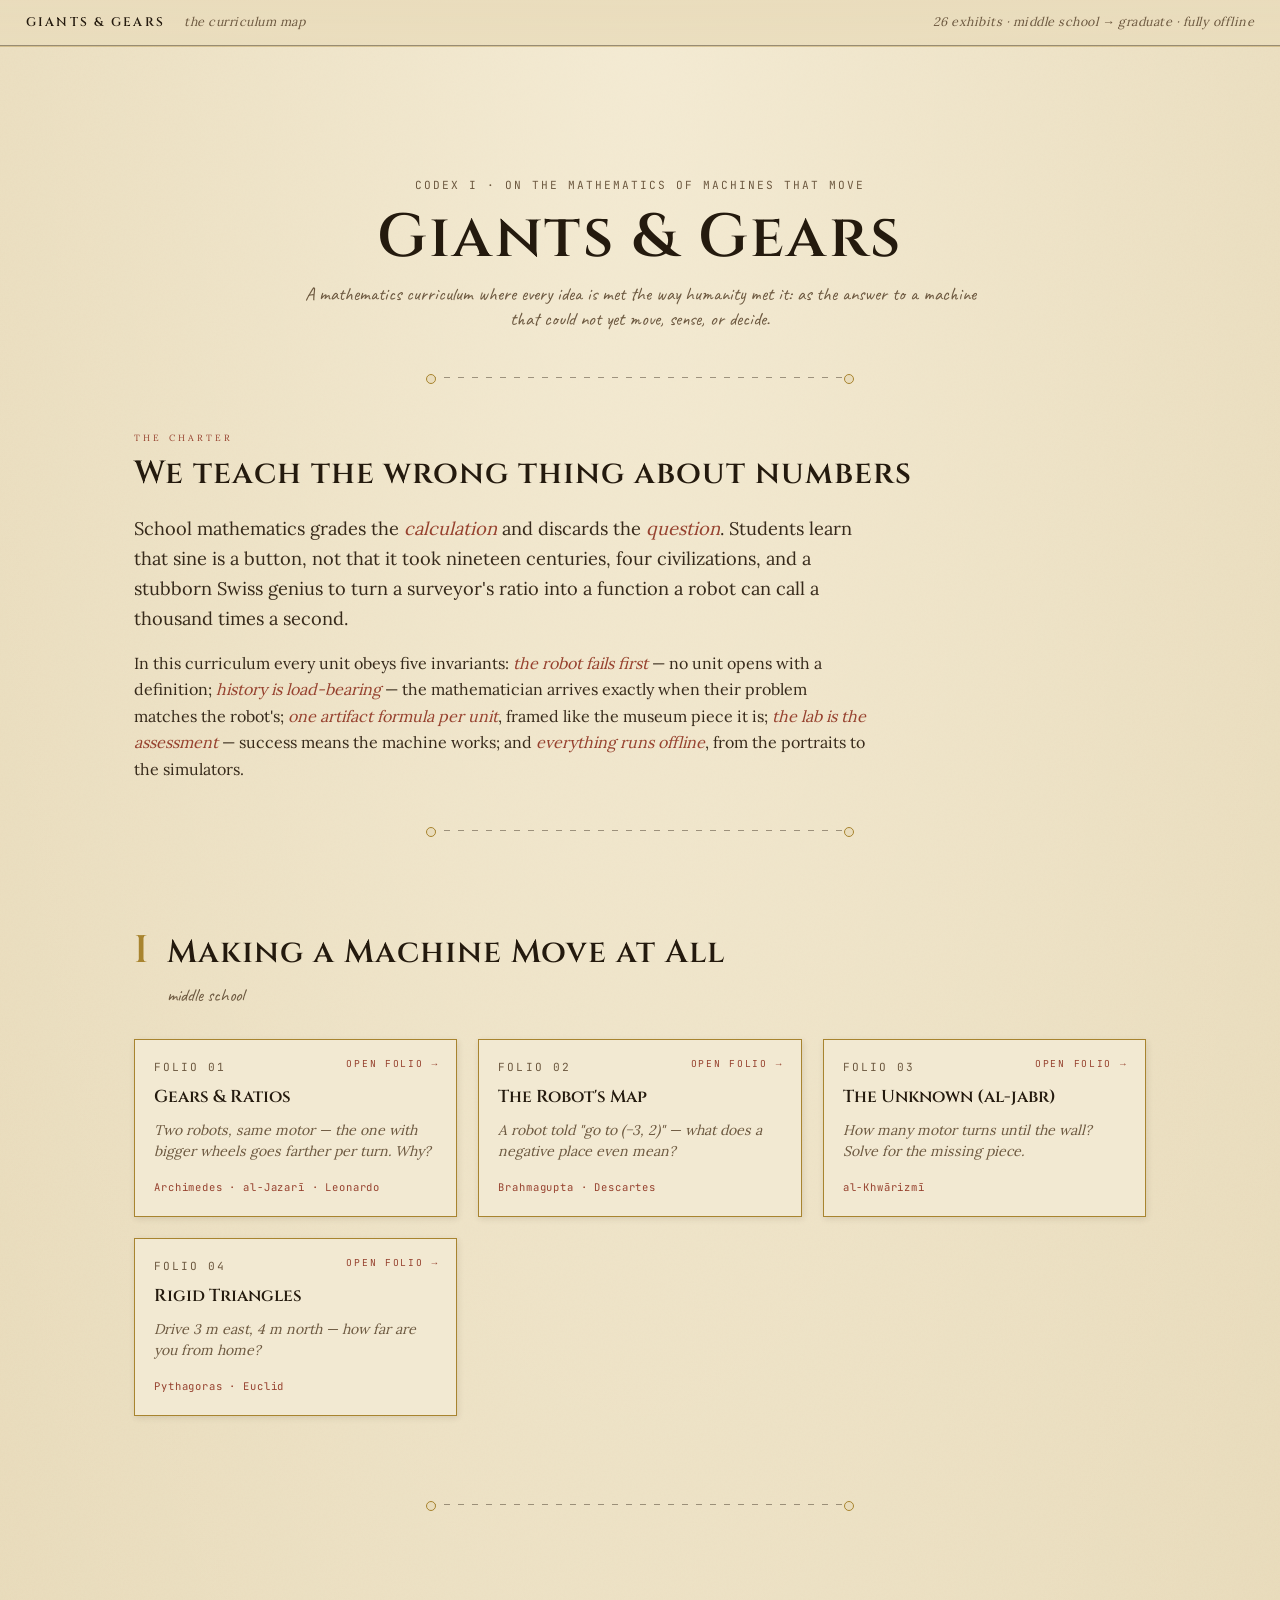
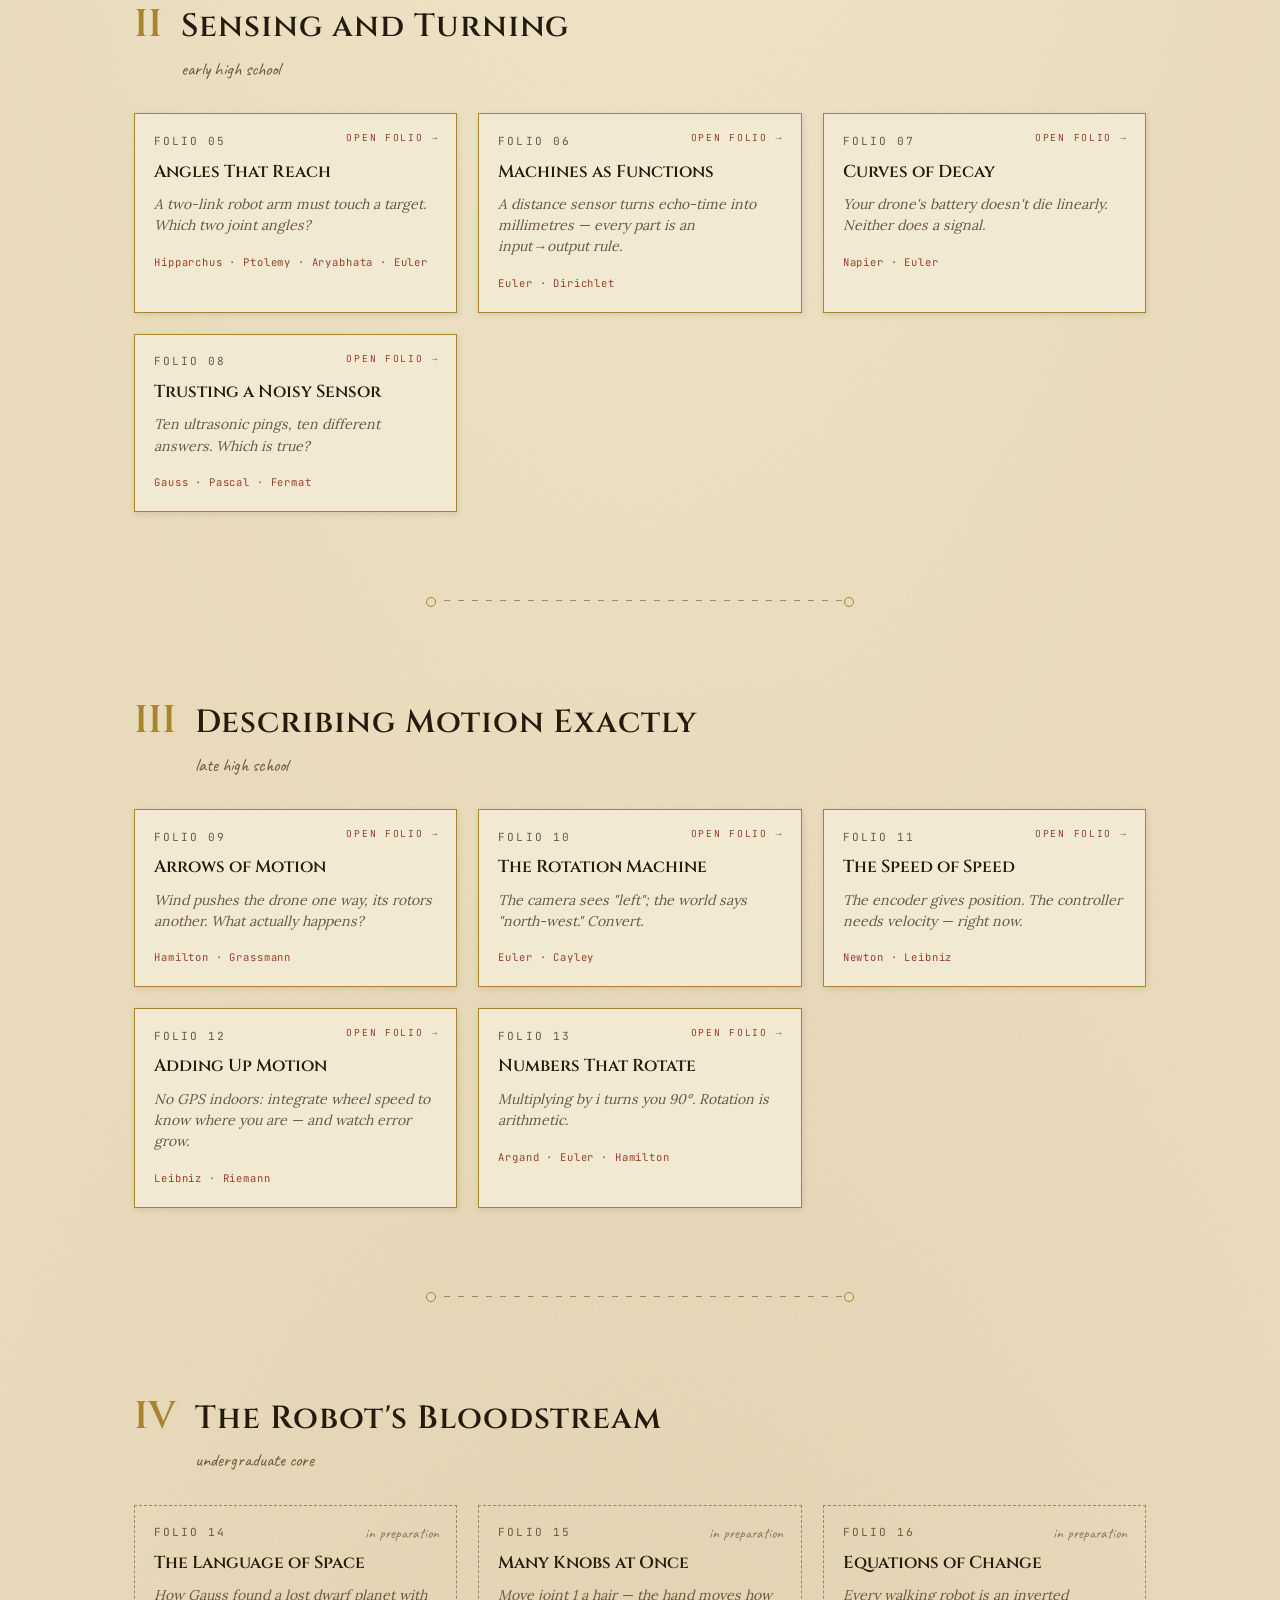
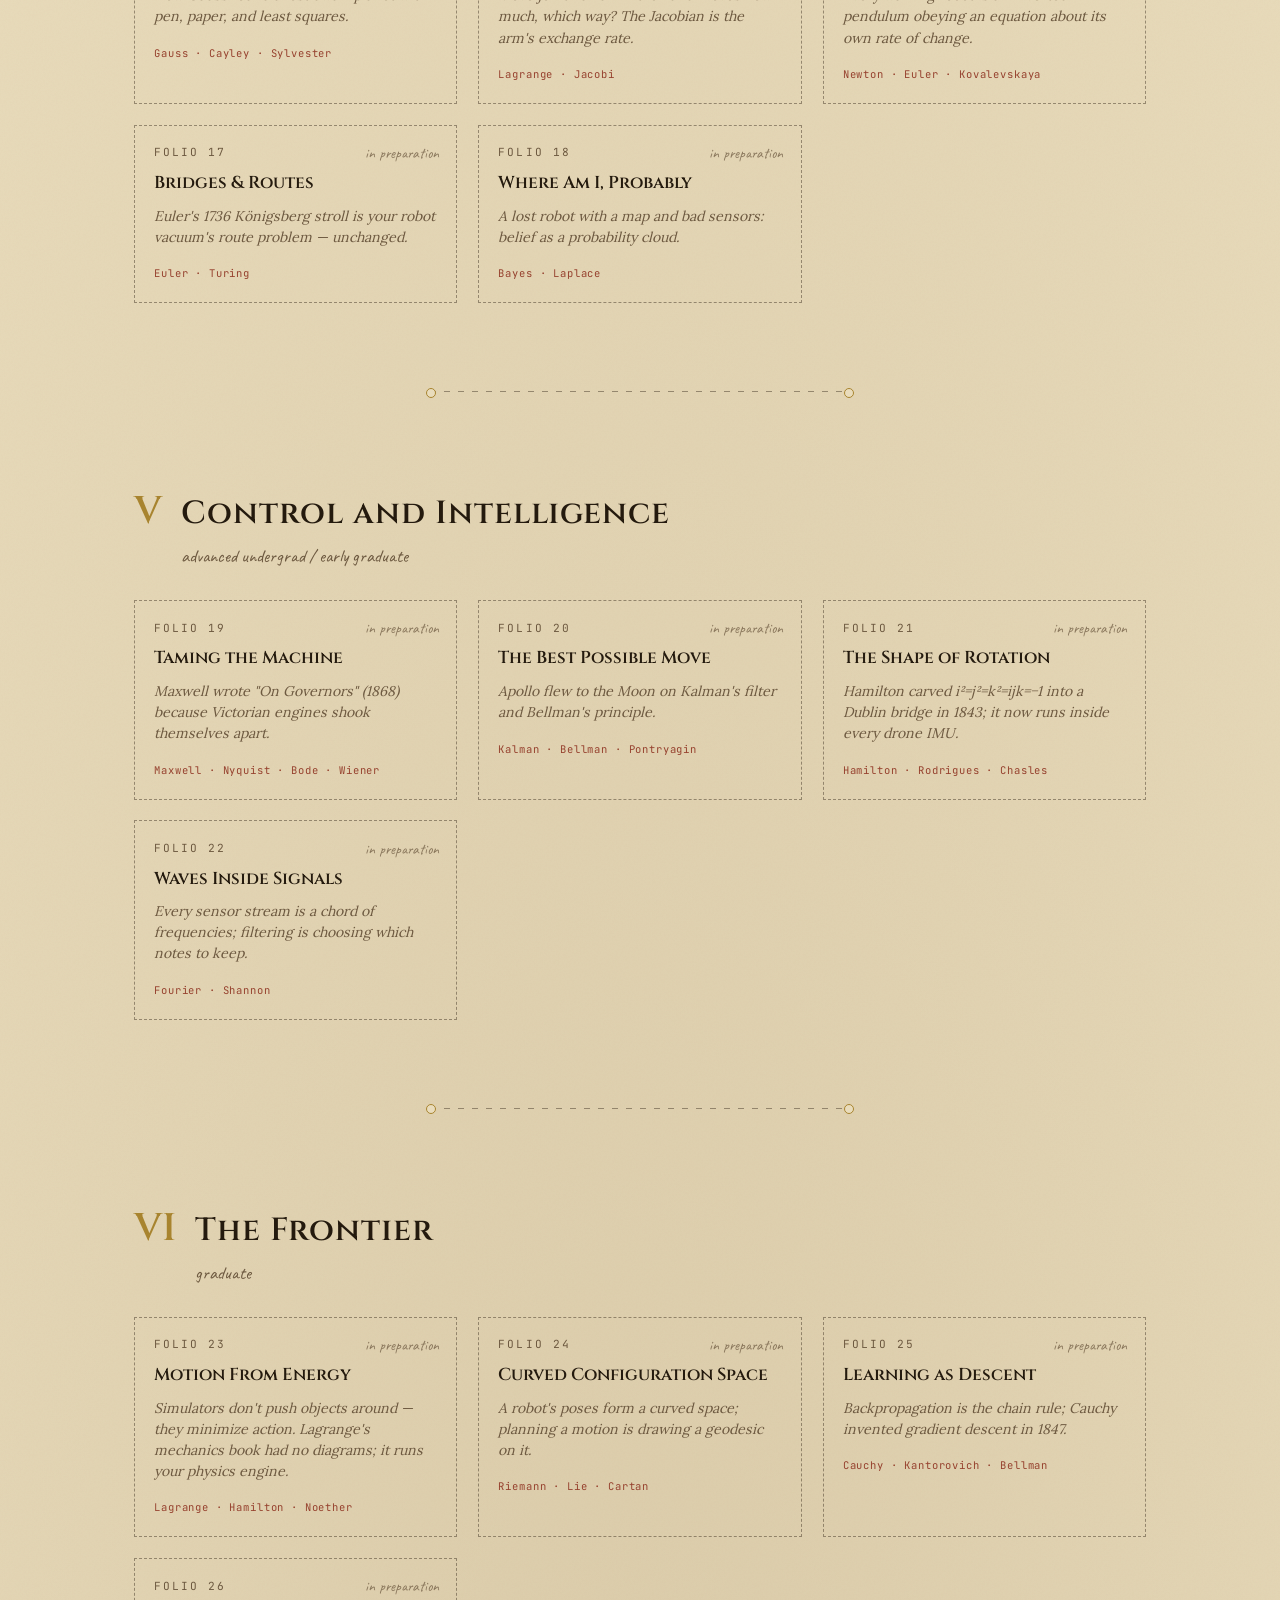
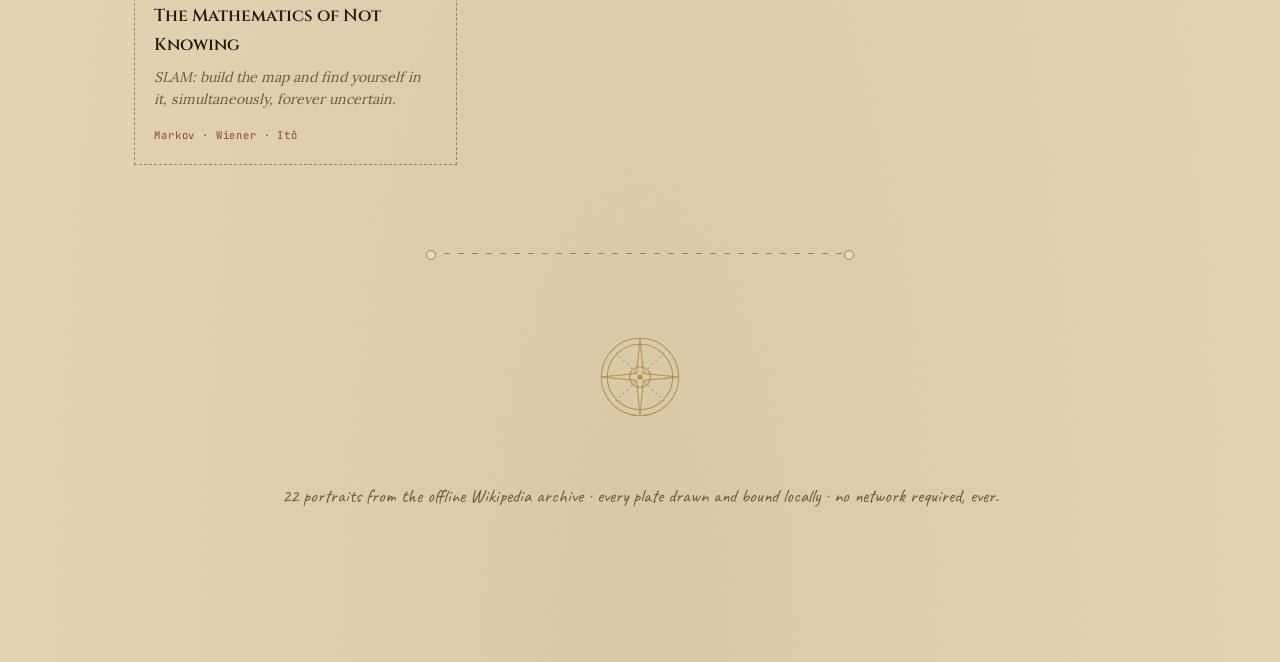
<file: index.html>
<!doctype html>
<html lang="en">
<head>
<meta charset="utf-8">
<meta name="viewport" content="width=device-width, initial-scale=1">
<title>Giants &amp; Gears — a robotics-first mathematics curriculum</title>
<link rel="stylesheet" href="assets/css/golden-archive-kit.css">
<link rel="stylesheet" href="assets/css/site.css">
</head>
<body>
<nav class="chrome">
  <a class="wordmark" href="index.html">Giants &amp; Gears</a>
  <span class="crumb">the curriculum map</span>
  <span class="right">26 exhibits · middle school → graduate · fully offline</span>
</nav>

<main>
  <header style="text-align:center; margin:4rem 0 1rem;">
    <div class="catalog reveal">CODEX I · ON THE MATHEMATICS OF MACHINES THAT MOVE</div>
    <h1 class="reveal" style="margin:.6rem 0;">Giants &amp; Gears</h1>
    <p class="plaque-caption reveal" style="max-width:44rem;margin:0 auto;">
      A mathematics curriculum where every idea is met the way humanity met it:
      as the answer to a machine that could not yet move, sense, or decide.
    </p>
  </header>

  <div class="constellation-rule"></div>

  <section class="exhibit wide reveal" style="margin:3rem 0;">
    <div>
      <div class="smallcaps">the charter</div>
      <h2>We teach the wrong thing about numbers</h2>
      <p class="lede">
        School mathematics grades the <em>calculation</em> and discards the
        <em>question</em>. Students learn that sine is a button, not that it took
        nineteen centuries, four civilizations, and a stubborn Swiss genius to turn
        a surveyor's ratio into a function a robot can call a thousand times a second.
      </p>
      <p style="margin-top:1rem;">
        In this curriculum every unit obeys five invariants:
        <em>the robot fails first</em> — no unit opens with a definition;
        <em>history is load-bearing</em> — the mathematician arrives exactly when their problem matches the robot's;
        <em>one artifact formula per unit</em>, framed like the museum piece it is;
        <em>the lab is the assessment</em> — success means the machine works;
        and <em>everything runs offline</em>, from the portraits to the simulators.
      </p>
    </div>
  </section>

  <div class="constellation-rule"></div>
  <div id="map"></div>

  <div class="seal">
    <svg viewBox="0 0 100 100" xmlns="http://www.w3.org/2000/svg" aria-label="compass rose seal">
      <g fill="none" stroke="#a8842f" stroke-width="1.2">
        <circle cx="50" cy="50" r="45"/>
        <circle cx="50" cy="50" r="38"/>
        <circle cx="50" cy="50" r="12"/>
        <path d="M50 5 L54 46 L95 50 L54 54 L50 95 L46 54 L5 50 L46 46 Z"/>
        <path d="M22 22 L50 50 M78 22 L50 50 M22 78 L50 50 M78 78 L50 50" stroke-dasharray="2 4"/>
      </g>
      <circle cx="50" cy="50" r="3" fill="#a8842f"/>
    </svg>
  </div>

  <footer>
    <div class="plaque-caption">
      22 portraits from the offline Wikipedia archive · every plate drawn and bound
      locally · no network required, ever.
    </div>
  </footer>
</main>

<script>
// ---- the curriculum, as data ----
const STAGES = [
  { num: 'I', name: 'Making a Machine Move at All', band: 'middle school', units: [
    { n: 1, t: 'Gears & Ratios', h: 'Two robots, same motor — the one with bigger wheels goes farther per turn. Why?', g: 'Archimedes · al-Jazarī · Leonardo', href: 'units/gears-and-ratios.html' },
    { n: 2, t: "The Robot's Map", h: 'A robot told "go to (−3, 2)" — what does a negative place even mean?', g: 'Brahmagupta · Descartes', href: 'units/the-robots-map.html' },
    { n: 3, t: 'The Unknown (al-jabr)', h: 'How many motor turns until the wall? Solve for the missing piece.', g: 'al-Khwārizmī', href: 'units/the-unknown.html' },
    { n: 4, t: 'Rigid Triangles', h: 'Drive 3 m east, 4 m north — how far are you from home?', g: 'Pythagoras · Euclid', href: 'units/rigid-triangles.html' },
  ]},
  { num: 'II', name: 'Sensing and Turning', band: 'early high school', units: [
    { n: 5, t: 'Angles That Reach', h: 'A two-link robot arm must touch a target. Which two joint angles?', g: 'Hipparchus · Ptolemy · Aryabhata · Euler', href: 'units/angles-that-reach.html' },
    { n: 6, t: 'Machines as Functions', h: 'A distance sensor turns echo-time into millimetres — every part is an input→output rule.', g: 'Euler · Dirichlet', href: 'units/machines-as-functions.html' },
    { n: 7, t: 'Curves of Decay', h: "Your drone's battery doesn't die linearly. Neither does a signal.", g: 'Napier · Euler', href: 'units/curves-of-decay.html' },
    { n: 8, t: 'Trusting a Noisy Sensor', h: 'Ten ultrasonic pings, ten different answers. Which is true?', g: 'Gauss · Pascal · Fermat', href: 'units/trusting-a-noisy-sensor.html' },
  ]},
  { num: 'III', name: 'Describing Motion Exactly', band: 'late high school', units: [
    { n: 9, t: 'Arrows of Motion', h: 'Wind pushes the drone one way, its rotors another. What actually happens?', g: 'Hamilton · Grassmann', href: 'units/arrows-of-motion.html' },
    { n: 10, t: 'The Rotation Machine', h: 'The camera sees "left"; the world says "north-west." Convert.', g: 'Euler · Cayley', href: 'units/the-rotation-machine.html' },
    { n: 11, t: 'The Speed of Speed', h: 'The encoder gives position. The controller needs velocity — right now.', g: 'Newton · Leibniz', href: 'units/the-speed-of-speed.html' },
    { n: 12, t: 'Adding Up Motion', h: 'No GPS indoors: integrate wheel speed to know where you are — and watch error grow.', g: 'Leibniz · Riemann', href: 'units/adding-up-motion.html' },
    { n: 13, t: 'Numbers That Rotate', h: 'Multiplying by i turns you 90°. Rotation is arithmetic.', g: 'Argand · Euler · Hamilton', href: 'units/numbers-that-rotate.html' },
  ]},
  { num: 'IV', name: "The Robot's Bloodstream", band: 'undergraduate core', units: [
    { n: 14, t: 'The Language of Space', h: 'How Gauss found a lost dwarf planet with pen, paper, and least squares.', g: 'Gauss · Cayley · Sylvester' },
    { n: 15, t: 'Many Knobs at Once', h: "Move joint 1 a hair — the hand moves how much, which way? The Jacobian is the arm's exchange rate.", g: 'Lagrange · Jacobi' },
    { n: 16, t: 'Equations of Change', h: 'Every walking robot is an inverted pendulum obeying an equation about its own rate of change.', g: 'Newton · Euler · Kovalevskaya' },
    { n: 17, t: 'Bridges & Routes', h: "Euler's 1736 Königsberg stroll is your robot vacuum's route problem — unchanged.", g: 'Euler · Turing' },
    { n: 18, t: 'Where Am I, Probably', h: 'A lost robot with a map and bad sensors: belief as a probability cloud.', g: 'Bayes · Laplace' },
  ]},
  { num: 'V', name: 'Control and Intelligence', band: 'advanced undergrad / early graduate', units: [
    { n: 19, t: 'Taming the Machine', h: 'Maxwell wrote "On Governors" (1868) because Victorian engines shook themselves apart.', g: 'Maxwell · Nyquist · Bode · Wiener' },
    { n: 20, t: 'The Best Possible Move', h: "Apollo flew to the Moon on Kalman's filter and Bellman's principle.", g: 'Kalman · Bellman · Pontryagin' },
    { n: 21, t: 'The Shape of Rotation', h: 'Hamilton carved i²=j²=k²=ijk=−1 into a Dublin bridge in 1843; it now runs inside every drone IMU.', g: 'Hamilton · Rodrigues · Chasles' },
    { n: 22, t: 'Waves Inside Signals', h: 'Every sensor stream is a chord of frequencies; filtering is choosing which notes to keep.', g: 'Fourier · Shannon' },
  ]},
  { num: 'VI', name: 'The Frontier', band: 'graduate', units: [
    { n: 23, t: 'Motion From Energy', h: "Simulators don't push objects around — they minimize action. Lagrange's mechanics book had no diagrams; it runs your physics engine.", g: 'Lagrange · Hamilton · Noether' },
    { n: 24, t: 'Curved Configuration Space', h: "A robot's poses form a curved space; planning a motion is drawing a geodesic on it.", g: 'Riemann · Lie · Cartan' },
    { n: 25, t: 'Learning as Descent', h: 'Backpropagation is the chain rule; Cauchy invented gradient descent in 1847.', g: 'Cauchy · Kantorovich · Bellman' },
    { n: 26, t: 'The Mathematics of Not Knowing', h: 'SLAM: build the map and find yourself in it, simultaneously, forever uncertain.', g: 'Markov · Wiener · Itô' },
  ]},
];

const map = document.getElementById('map');
for (const s of STAGES) {
  const stage = document.createElement('section');
  stage.className = 'stage';
  stage.innerHTML = `
    <div class="stage-head reveal">
      <span class="num">${s.num}</span>
      <div>
        <h2 style="margin:0;">${s.name}</h2>
        <span class="band">${s.band}</span>
      </div>
    </div>`;
  const grid = document.createElement('div');
  grid.className = 'units';
  for (const u of s.units) {
    const a = document.createElement(u.href ? 'a' : 'div');
    if (u.href) { a.href = u.href; a.className = 'unit open reveal'; }
    else a.className = 'unit planned reveal';
    a.innerHTML = `
      <span class="catalog">FOLIO ${String(u.n).padStart(2, '0')}</span>
      <span class="title">${u.t}</span>
      <p class="hook">${u.h}</p>
      <span class="giants">${u.g}</span>`;
    grid.appendChild(a);
  }
  stage.appendChild(grid);
  map.appendChild(stage);
  const rule = document.createElement('div');
  rule.className = 'constellation-rule';
  map.appendChild(rule);
}
</script>
<script src="assets/js/site.js"></script>
</body>
</html>
</file>
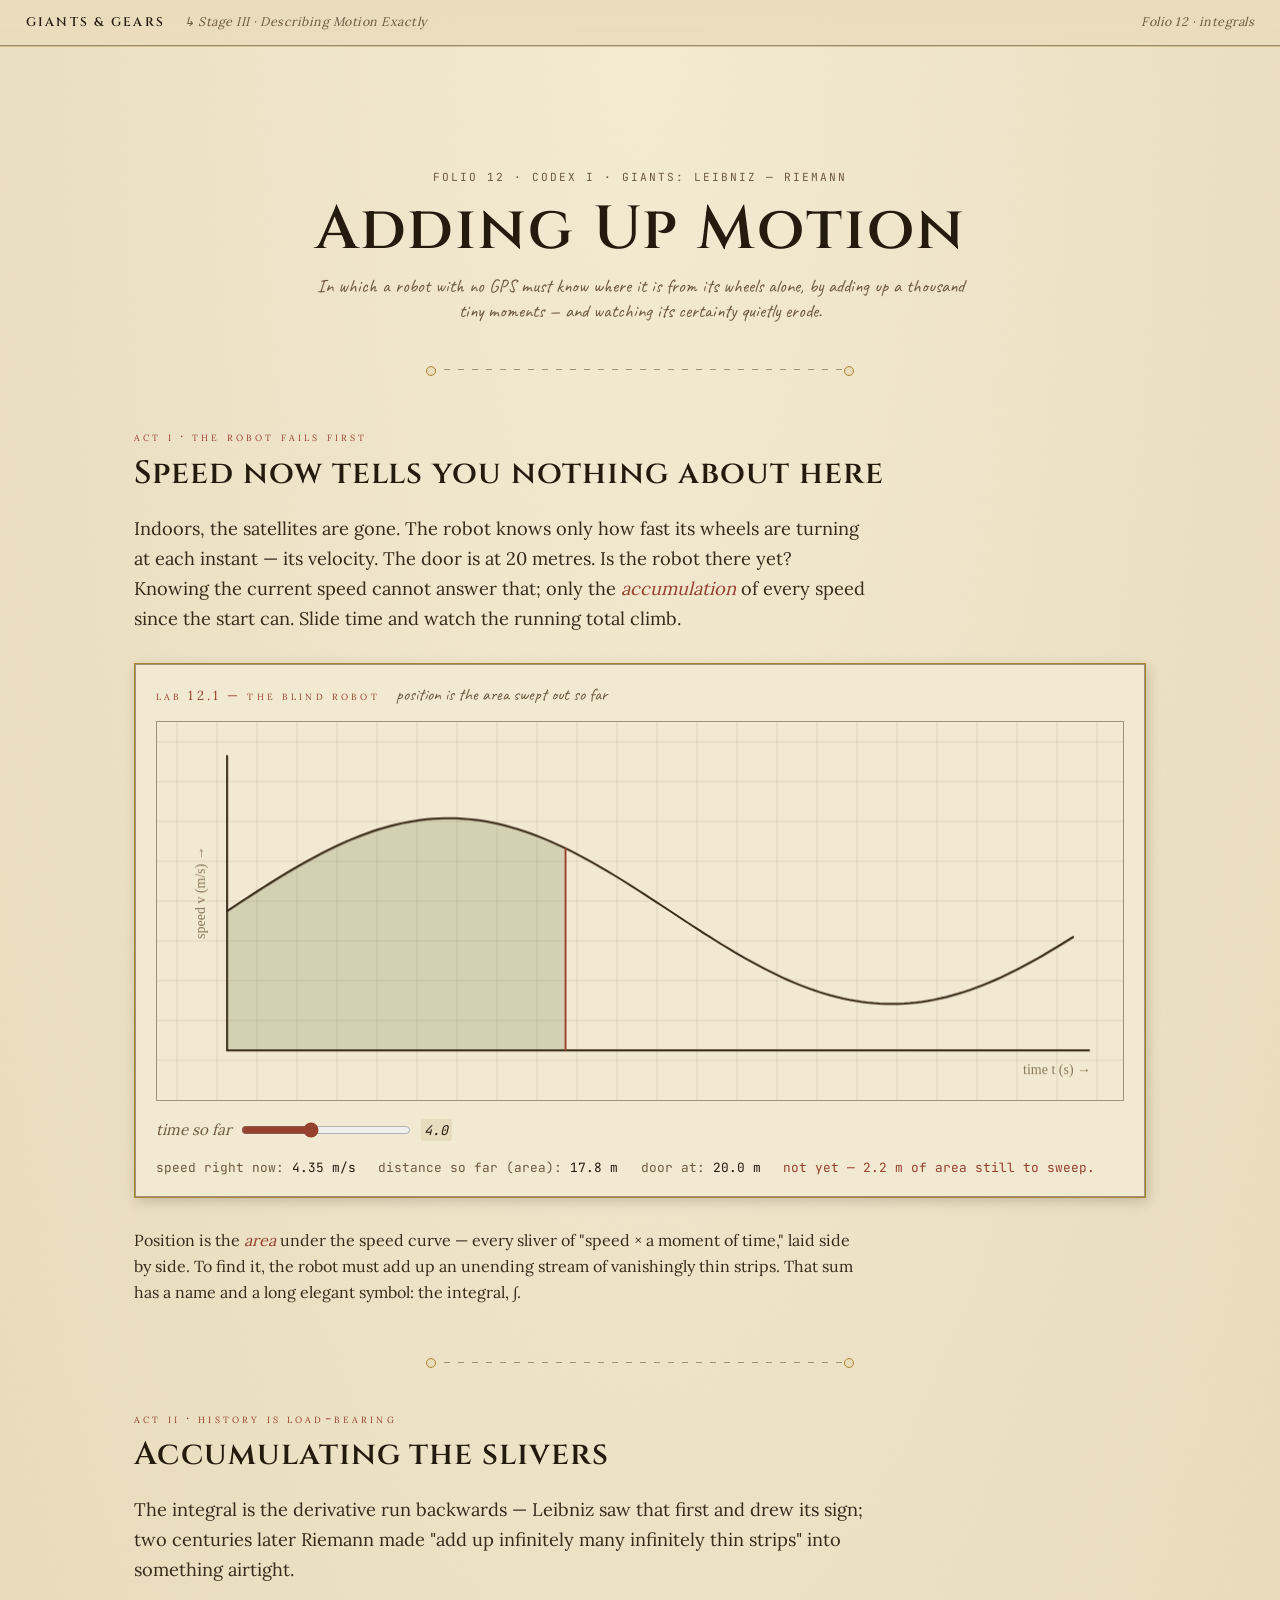
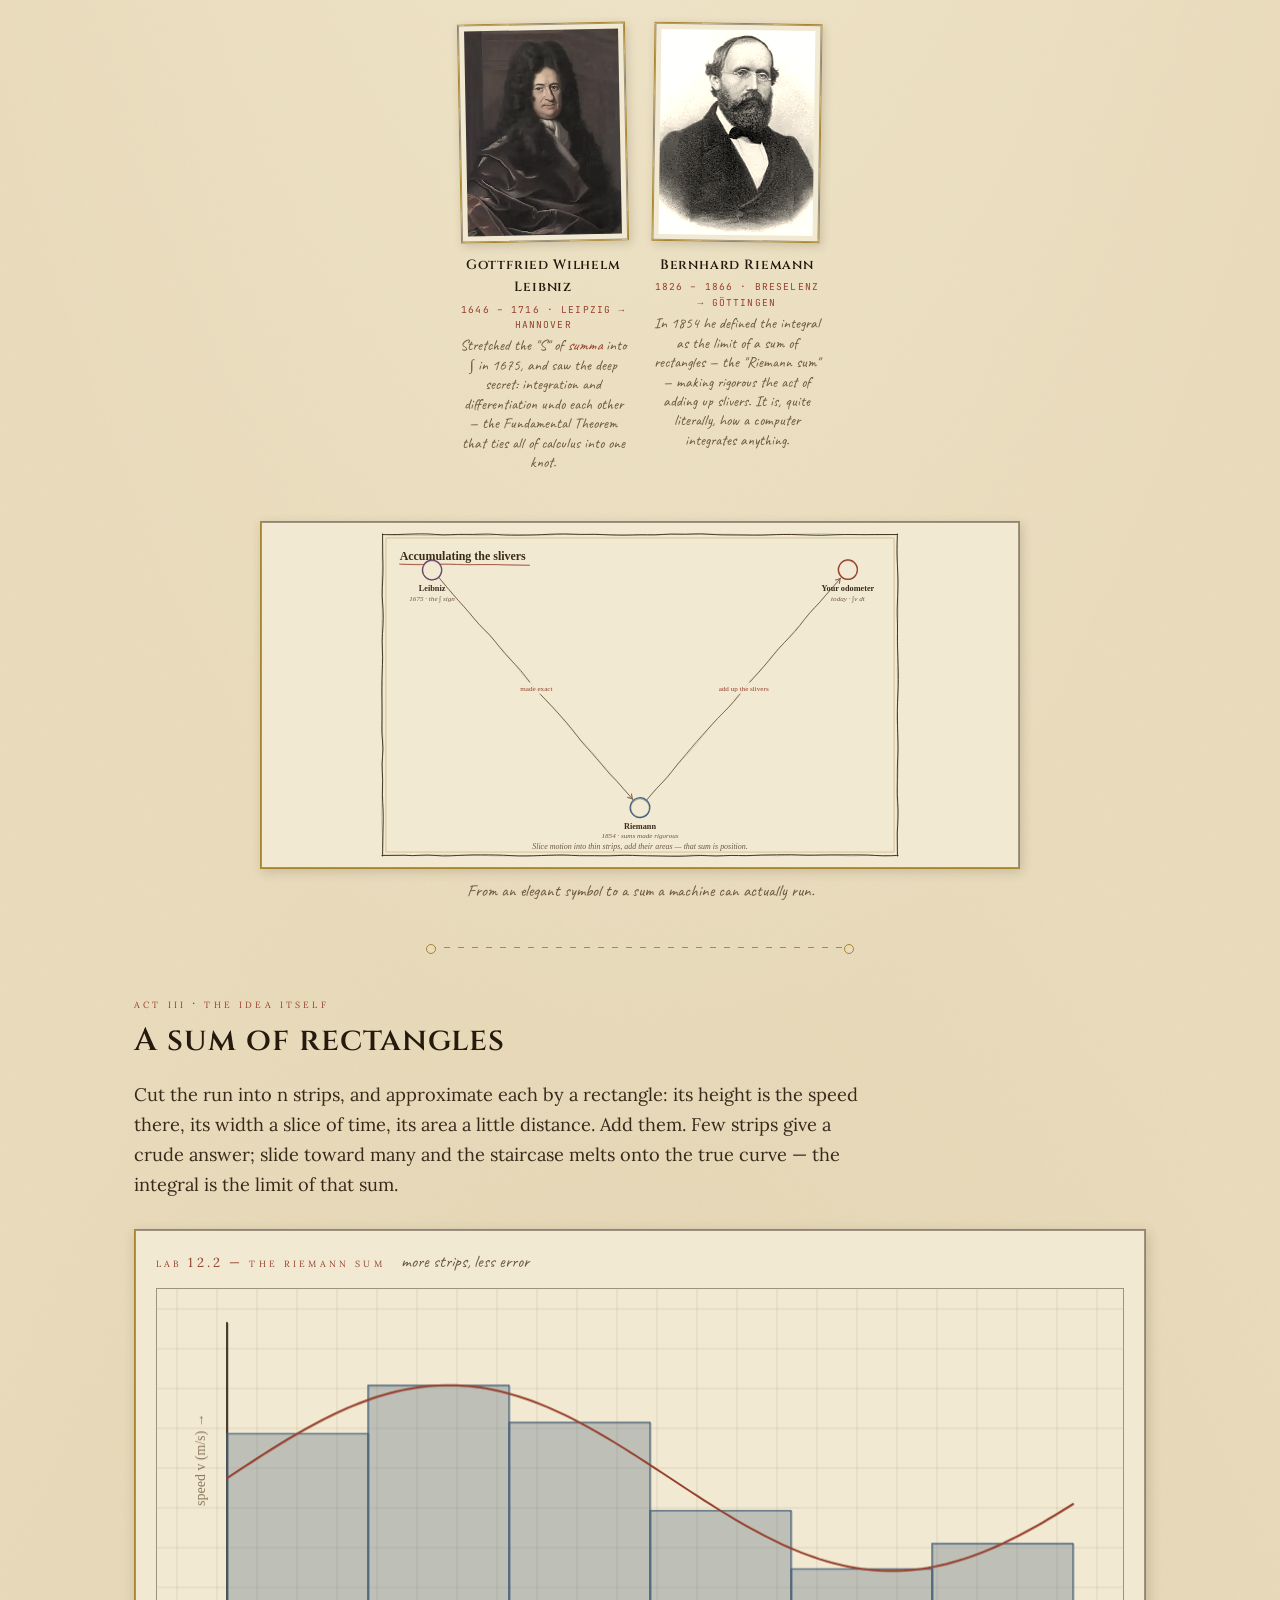
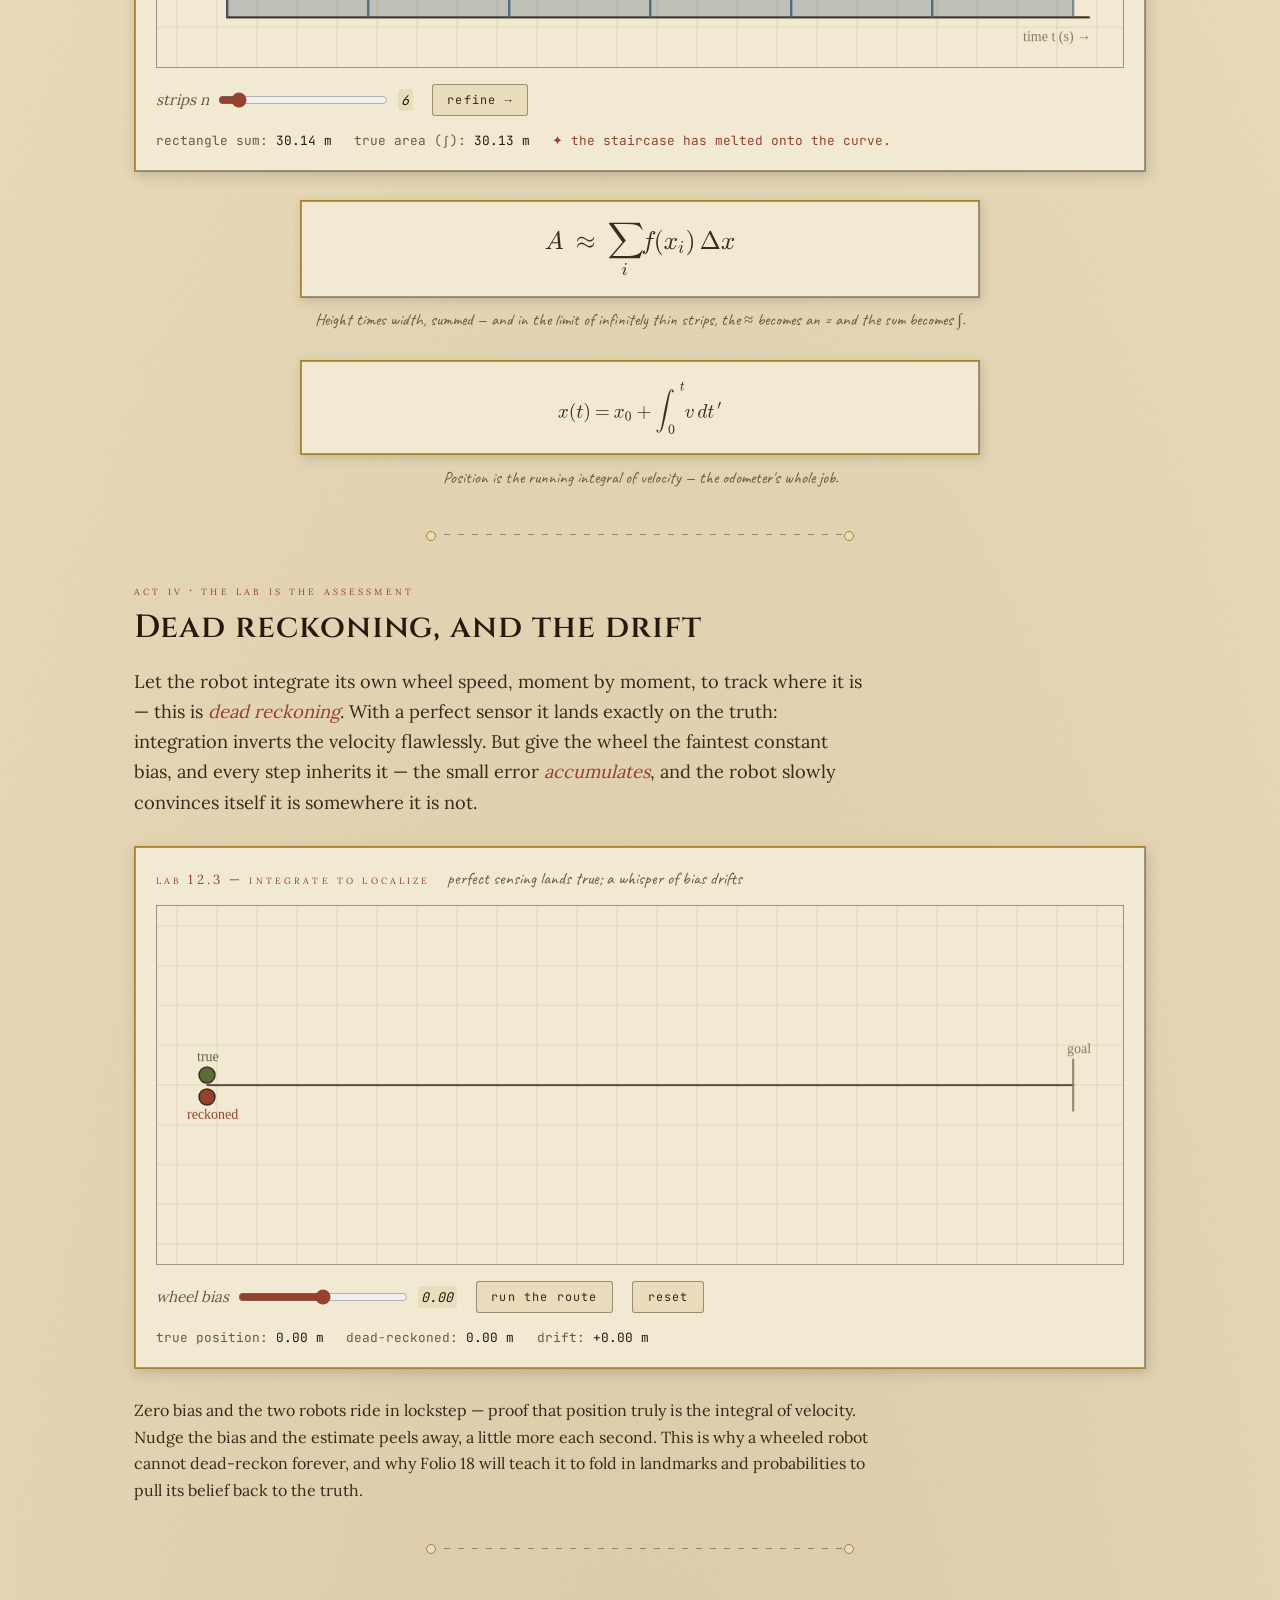
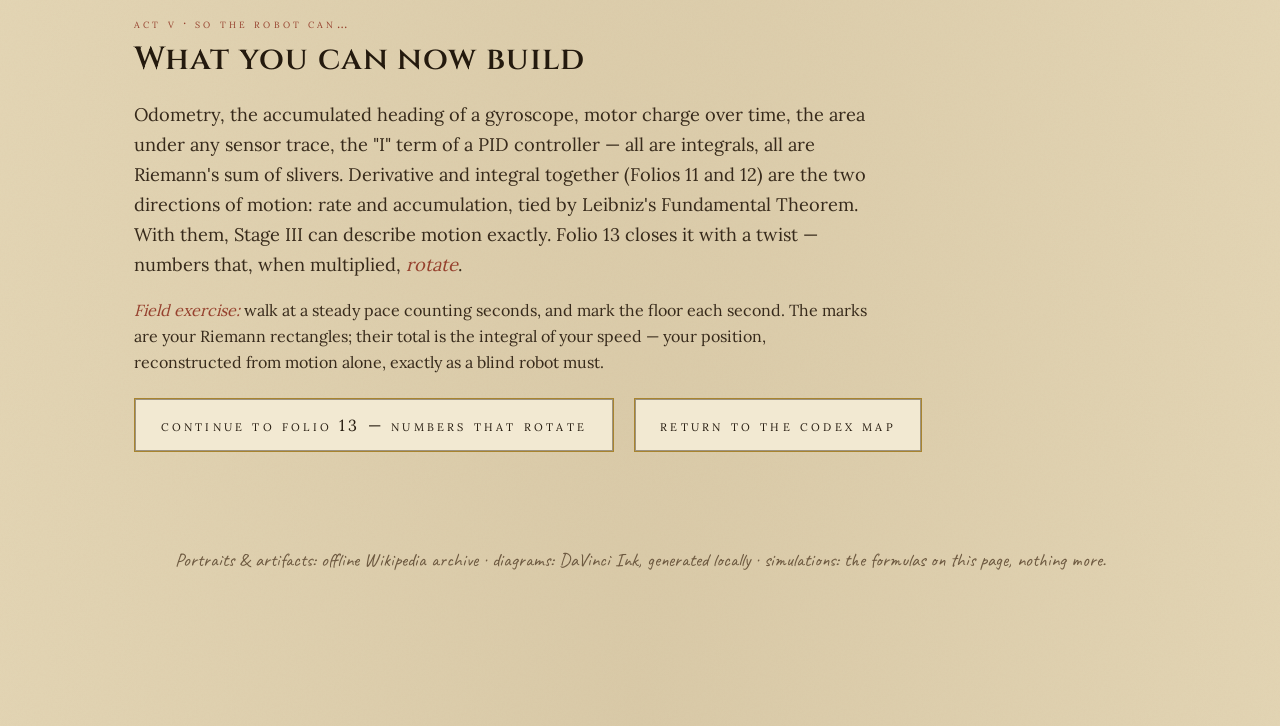
<file: units/adding-up-motion.html>
<!doctype html>
<html lang="en">
<head>
<meta charset="utf-8">
<meta name="viewport" content="width=device-width, initial-scale=1">
<title>Folio 12 — Adding Up Motion · Giants &amp; Gears</title>
<link rel="stylesheet" href="../assets/css/golden-archive-kit.css">
<link rel="stylesheet" href="../assets/css/site.css">
</head>
<body>

<nav class="chrome">
  <a class="wordmark" href="../index.html">Giants &amp; Gears</a>
  <span class="crumb">↳ Stage III · Describing Motion Exactly</span>
  <span class="right">Folio 12 · integrals</span>
</nav>

<main>
  <header style="text-align:center; margin:3.5rem 0 1rem;">
    <div class="catalog reveal">FOLIO 12 · CODEX I · GIANTS: LEIBNIZ — RIEMANN</div>
    <h1 class="reveal" style="margin:.6rem 0;">Adding Up Motion</h1>
    <p class="plaque-caption reveal" style="max-width:42rem;margin:0 auto;">
      In which a robot with no GPS must know where it is from its wheels alone,
      by adding up a thousand tiny moments — and watching its certainty quietly
      erode.
    </p>
  </header>

  <div class="constellation-rule"></div>

  <!-- ACT I -->
  <section class="exhibit wide">
    <div>
      <div class="smallcaps reveal">act i · the robot fails first</div>
      <h2 class="reveal">Speed now tells you nothing about here</h2>
      <p class="lede reveal">
        Indoors, the satellites are gone. The robot knows only how fast its wheels
        are turning at each instant — its velocity. The door is at 20&nbsp;metres.
        Is the robot there yet? Knowing the current speed cannot answer that; only
        the <em>accumulation</em> of every speed since the start can. Slide time and
        watch the running total climb.
      </p>
      <div class="lab reveal">
        <div class="lab-head">
          <span class="smallcaps">lab 12.1 — the blind robot</span>
          <span class="plaque-caption">position is the area swept out so far</span>
        </div>
        <canvas id="blind" height="380"></canvas>
        <div class="controls">
          <label>time so far <input type="range" id="bt" min="0" max="10" value="4" step="0.1"> <code id="btv">4.0</code></label>
        </div>
        <div class="readout">
          <span>speed right now: <b id="vNow">—</b></span>
          <span>distance so far (area): <b id="areaNow">—</b></span>
          <span>door at: <b>20.0 m</b></span>
          <span id="blindStatus" style="color:var(--chalk)"></span>
        </div>
      </div>
      <p class="reveal">
        Position is the <em>area</em> under the speed curve — every sliver of
        "speed × a moment of time," laid side by side. To find it, the robot must
        add up an unending stream of vanishingly thin strips. That sum has a name
        and a long elegant symbol: the integral, ∫.
      </p>
    </div>
  </section>

  <div class="constellation-rule"></div>

  <!-- ACT II -->
  <section>
    <div class="smallcaps reveal">act ii · history is load-bearing</div>
    <h2 class="reveal">Accumulating the slivers</h2>
    <p class="lede reveal">
      The integral is the derivative run backwards — Leibniz saw that first and
      drew its sign; two centuries later Riemann made "add up infinitely many
      infinitely thin strips" into something airtight.
    </p>
    <div class="gallery">
      <figure class="portrait reveal">
        <div class="frame"><img src="../assets/img/portraits/leibniz.jpg" alt="Gottfried Wilhelm Leibniz"></div>
        <figcaption class="plaque">
          <div class="name">Gottfried Wilhelm Leibniz</div>
          <div class="dates">1646 – 1716 · LEIPZIG → HANNOVER</div>
          <div class="role">Stretched the "S" of <em>summa</em> into ∫ in 1675, and saw the deep secret: integration and differentiation undo each other — the Fundamental Theorem that ties all of calculus into one knot.</div>
        </figcaption>
      </figure>
      <figure class="portrait reveal">
        <div class="frame"><img src="../assets/img/portraits/riemann.jpg" alt="Bernhard Riemann"></div>
        <figcaption class="plaque">
          <div class="name">Bernhard Riemann</div>
          <div class="dates">1826 – 1866 · BRESELENZ → GÖTTINGEN</div>
          <div class="role">In 1854 he defined the integral as the limit of a sum of rectangles — the "Riemann sum" — making rigorous the act of adding up slivers. It is, quite literally, how a computer integrates anything.</div>
        </figcaption>
      </figure>
    </div>
    <figure class="formula-artifact reveal">
      <div class="frame"><img src="../assets/img/diagrams/integral-history.svg" alt="accumulating the slivers"></div>
      <figcaption class="plaque-caption">From an elegant symbol to a sum a machine can actually run.</figcaption>
    </figure>
  </section>

  <div class="constellation-rule"></div>

  <!-- ACT III -->
  <section>
    <div class="smallcaps reveal">act iii · the idea itself</div>
    <h2 class="reveal">A sum of rectangles</h2>
    <p class="lede reveal">
      Cut the run into n strips, and approximate each by a rectangle: its height is
      the speed there, its width a slice of time, its area a little distance. Add
      them. Few strips give a crude answer; slide toward many and the staircase
      melts onto the true curve — the integral is the limit of that sum.
    </p>
    <div class="lab reveal">
      <div class="lab-head">
        <span class="smallcaps">lab 12.2 — the Riemann sum</span>
        <span class="plaque-caption">more strips, less error</span>
      </div>
      <canvas id="riemann" height="380"></canvas>
      <div class="controls">
        <label>strips n <input type="range" id="nstrip" min="1" max="60" value="6" step="1"> <code id="nstripv">6</code></label>
        <button class="toggle" id="refine">refine →</button>
      </div>
      <div class="readout">
        <span>rectangle sum: <b id="sumV">—</b></span>
        <span>true area (∫): <b id="trueA">—</b></span>
        <span id="riemStatus" style="color:var(--chalk)"></span>
      </div>
    </div>
    <figure class="formula-artifact reveal">
      <div class="frame"><img src="../assets/img/diagrams/f-riemann.svg" alt="area approx sum of f x i delta x" style="max-height:60px;"></div>
      <figcaption class="plaque-caption">
        Height times width, summed — and in the limit of infinitely thin strips,
        the ≈ becomes an = and the sum becomes ∫.
      </figcaption>
    </figure>
    <figure class="formula-artifact reveal">
      <div class="frame"><img src="../assets/img/diagrams/f-integral.svg" alt="x of t equals x naught plus integral of v" style="max-height:58px;"></div>
      <figcaption class="plaque-caption">Position is the running integral of velocity — the odometer's whole job.</figcaption>
    </figure>
  </section>

  <div class="constellation-rule"></div>

  <!-- ACT IV -->
  <section>
    <div class="smallcaps reveal">act iv · the lab is the assessment</div>
    <h2 class="reveal">Dead reckoning, and the drift</h2>
    <p class="lede reveal">
      Let the robot integrate its own wheel speed, moment by moment, to track where
      it is — this is <em>dead reckoning</em>. With a perfect sensor it lands exactly
      on the truth: integration inverts the velocity flawlessly. But give the wheel
      the faintest constant bias, and every step inherits it — the small error
      <em>accumulates</em>, and the robot slowly convinces itself it is somewhere it
      is not.
    </p>
    <div class="lab reveal">
      <div class="lab-head">
        <span class="smallcaps">lab 12.3 — integrate to localize</span>
        <span class="plaque-caption">perfect sensing lands true; a whisper of bias drifts</span>
      </div>
      <canvas id="reckon" height="360"></canvas>
      <div class="controls">
        <label>wheel bias <input type="range" id="bias" min="-0.3" max="0.3" value="0" step="0.01"> <code id="biasv">0.00</code></label>
        <button class="toggle" id="runReckon">run the route</button>
        <button class="toggle" id="reckonReset">reset</button>
      </div>
      <div class="readout">
        <span>true position: <b id="truePos">—</b></span>
        <span>dead-reckoned: <b id="drPos">—</b></span>
        <span>drift: <b id="drift">—</b></span>
        <span id="reckonStatus" style="color:var(--chalk)"></span>
      </div>
    </div>
    <p class="reveal">
      Zero bias and the two robots ride in lockstep — proof that position truly is
      the integral of velocity. Nudge the bias and the estimate peels away, a
      little more each second. This is why a wheeled robot cannot dead-reckon
      forever, and why Folio&nbsp;18 will teach it to fold in landmarks and
      probabilities to pull its belief back to the truth.
    </p>
  </section>

  <div class="constellation-rule"></div>

  <!-- ACT V -->
  <section class="exhibit wide" style="margin:4rem 0;">
    <div>
      <div class="smallcaps reveal">act v · so the robot can…</div>
      <h2 class="reveal">What you can now build</h2>
      <p class="lede reveal">
        Odometry, the accumulated heading of a gyroscope, motor charge over time,
        the area under any sensor trace, the "I" term of a PID controller — all are
        integrals, all are Riemann's sum of slivers. Derivative and integral
        together (Folios&nbsp;11 and 12) are the two directions of motion: rate and
        accumulation, tied by Leibniz's Fundamental Theorem. With them, Stage&nbsp;III
        can describe motion exactly. Folio&nbsp;13 closes it with a twist — numbers
        that, when multiplied, <em>rotate</em>.
      </p>
      <p class="reveal" style="margin-top:1rem;">
        <em>Field exercise:</em> walk at a steady pace counting seconds, and mark
        the floor each second. The marks are your Riemann rectangles; their total
        is the integral of your speed — your position, reconstructed from motion
        alone, exactly as a blind robot must.
      </p>
      <a class="next-exhibit reveal" href="numbers-that-rotate.html">continue to folio 13 — numbers that rotate</a>
      <a class="next-exhibit reveal" href="../index.html" style="margin-left:1rem;">return to the codex map</a>
    </div>
  </section>

  <footer>
    <div class="plaque-caption">
      Portraits &amp; artifacts: offline Wikipedia archive · diagrams: DaVinci Ink,
      generated locally · simulations: the formulas on this page, nothing more.
    </div>
  </footer>
</main>

<script>
const TAU = Math.PI * 2;
const C = { bg:'#f2e9d2', grid:'rgba(58,44,26,.10)', ink:'#3a2c1a', chalk:'#96412e',
            slate:'#46617a', olive:'#5b6b3a', gold:'#a8842f', ghost:'#8a795d' };
const HAND = "'Ink Free', 'Segoe Print', cursive";
const XMAXT = 10, VMAX = 6;
function Vf(t) { return 3 + 2 * Math.sin(0.6 * t); }         // speed (m/s), always > 0
function area(t) { let s = 0, dt = 0.005; for (let x = 0; x < t; x += dt) s += Vf(x) * dt; return s; }

function setupCanvas(cv) {
  const designH = parseInt(cv.getAttribute('height'), 10);   // fixed design height
  function resize() {
    const dpr = devicePixelRatio || 1;
    const w = Math.max(1, cv.clientWidth);
    cv.width = w * dpr; cv.height = designH * dpr;
    cv.style.height = designH + 'px';
    const ctx = cv.getContext('2d');
    ctx.setTransform(dpr, 0, 0, dpr, 0, 0);
    return ctx;
  }
  return { resize, get w() { return Math.max(1, cv.clientWidth); }, get h() { return designH; } };
}
function inkStroke(ctx, drawPath, color, width) {
  ctx.save(); ctx.strokeStyle = color; ctx.lineWidth = width; ctx.lineCap = 'round';
  ctx.beginPath(); drawPath(0, 0); ctx.stroke();
  ctx.globalAlpha = 0.35; ctx.lineWidth = Math.max(1, width * 0.45);
  ctx.beginPath(); drawPath(1.1, 0.8); ctx.stroke(); ctx.restore();
}
function paper(ctx, w, h) {
  ctx.fillStyle = C.bg; ctx.fillRect(0, 0, w, h);
  ctx.strokeStyle = C.grid; ctx.lineWidth = 1;
  for (let x = 20; x < w; x += 40) { ctx.beginPath(); ctx.moveTo(x, 0); ctx.lineTo(x, h); ctx.stroke(); }
  for (let y = 20; y < h; y += 40) { ctx.beginPath(); ctx.moveTo(0, y); ctx.lineTo(w, y); ctx.stroke(); }
}
function vplot(S, ctx) {
  const w = S.w, h = S.h, pad = 50, x0 = pad + 20, y0 = h - pad, plotW = w - x0 - pad, plotH = h - 2 * pad;
  const sx = (t) => x0 + t / XMAXT * plotW, sy = (v) => y0 - v / VMAX * plotH;
  inkStroke(ctx, (a, b) => { ctx.moveTo(x0 + a, y0 + b); ctx.lineTo(x0 + plotW + 16 + a, y0 + b); }, C.ink, 1.8);
  inkStroke(ctx, (a, b) => { ctx.moveTo(x0 + a, y0 + b); ctx.lineTo(x0 + a, y0 - plotH - 16 + b); }, C.ink, 1.8);
  ctx.fillStyle = C.ghost; ctx.font = '14px ' + HAND;
  ctx.fillText('time t (s) →', x0 + plotW - 50, y0 + 24);
  ctx.save(); ctx.translate(x0 - 22, y0 - plotH / 2 + 28); ctx.rotate(-Math.PI / 2); ctx.fillText('speed v (m/s) →', 0, 0); ctx.restore();
  return { sx, sy, x0, y0, plotW, plotH };
}
function curveV(ctx, P, tmax, color) {
  inkStroke(ctx, (a, b) => { for (let i = 0; i <= 140; i++) { const t = i / 140 * tmax; const px = P.sx(t) + a, py = P.sy(Vf(t)) + b; i ? ctx.lineTo(px, py) : ctx.moveTo(px, py); } }, color, 2);
}

/* LAB 12.1 — the blind robot */
(function () {
  const cv = document.getElementById('blind'), S = setupCanvas(cv);
  let ctx = S.resize(); const el = (id) => document.getElementById(id);
  function draw() {
    const w = S.w, h = S.h; paper(ctx, w, h); const P = vplot(S, ctx);
    const t = +el('bt').value;
    // shade area up to t
    ctx.save(); ctx.globalAlpha = .2; ctx.fillStyle = C.olive; ctx.beginPath();
    ctx.moveTo(P.sx(0), P.sy(0));
    for (let i = 0; i <= 100; i++) { const tt = i / 100 * t; ctx.lineTo(P.sx(tt), P.sy(Vf(tt))); }
    ctx.lineTo(P.sx(t), P.sy(0)); ctx.closePath(); ctx.fill(); ctx.restore();
    curveV(ctx, P, XMAXT, C.ink);
    // marker at t
    inkStroke(ctx, (a, b) => { ctx.moveTo(P.sx(t) + a, P.sy(0) + b); ctx.lineTo(P.sx(t) + a, P.sy(Vf(t)) + b); }, C.chalk, 1.6);
    const a = area(t);
    el('btv').textContent = t.toFixed(1);
    el('vNow').textContent = Vf(t).toFixed(2) + ' m/s';
    el('areaNow').textContent = a.toFixed(1) + ' m';
    el('blindStatus').textContent = a >= 20 ? '✦ past the door — the accumulated area reached 20 m.' : 'not yet — ' + (20 - a).toFixed(1) + ' m of area still to sweep.';
  }
  el('bt').addEventListener('input', draw);
  addEventListener('resize', () => { ctx = S.resize(); draw(); });
  draw();
})();

/* LAB 12.2 — the Riemann sum */
(function () {
  const cv = document.getElementById('riemann'), S = setupCanvas(cv);
  let ctx = S.resize(), anim = null; const el = (id) => document.getElementById(id);
  function draw() {
    const w = S.w, h = S.h; paper(ctx, w, h); const P = vplot(S, ctx);
    const n = +el('nstrip').value, dt = XMAXT / n; let sum = 0;
    for (let i = 0; i < n; i++) {
      const tm = (i + 0.5) * dt, hv = Vf(tm); sum += hv * dt;
      ctx.save(); ctx.globalAlpha = .3; ctx.fillStyle = C.slate;
      ctx.fillRect(P.sx(i * dt), P.sy(hv), P.sx(dt) - P.sx(0), P.sy(0) - P.sy(hv)); ctx.restore();
      inkStroke(ctx, (a, b) => { const x1 = P.sx(i * dt), x2 = P.sx((i + 1) * dt), yy = P.sy(hv); ctx.moveTo(x1 + a, P.sy(0) + b); ctx.lineTo(x1 + a, yy + b); ctx.lineTo(x2 + a, yy + b); ctx.lineTo(x2 + a, P.sy(0) + b); }, C.slate, 1.2);
    }
    curveV(ctx, P, XMAXT, C.chalk);
    const truth = area(XMAXT);
    el('nstripv').textContent = n;
    el('sumV').textContent = sum.toFixed(2) + ' m';
    el('trueA').textContent = truth.toFixed(2) + ' m';
    el('riemStatus').textContent = Math.abs(sum - truth) < 0.15 ? '✦ the staircase has melted onto the curve.' : 'off by ' + Math.abs(sum - truth).toFixed(2) + ' m — add strips.';
  }
  function refine() { if (anim) cancelAnimationFrame(anim); const step = () => { const v = Math.min(60, +el('nstrip').value + 1); el('nstrip').value = v; draw(); if (v < 60) anim = requestAnimationFrame(step); else anim = null; }; anim = requestAnimationFrame(step); }
  el('nstrip').addEventListener('input', draw);
  el('refine').addEventListener('click', refine);
  addEventListener('resize', () => { ctx = S.resize(); draw(); });
  draw();
})();

/* LAB 12.3 — dead reckoning */
(function () {
  const cv = document.getElementById('reckon'), S = setupCanvas(cv);
  let ctx = S.resize(), anim = null, prog = 0; const el = (id) => document.getElementById(id);
  const ROUTE = 30;                                  // metres of corridor
  function draw() {
    const w = S.w, h = S.h; paper(ctx, w, h);
    const y0 = h * 0.5, x0 = 50, sc = (w - 100) / ROUTE, bias = +el('bias').value;
    inkStroke(ctx, (a, b) => { ctx.moveTo(x0 + a, y0 + b); ctx.lineTo(x0 + ROUTE * sc + a, y0 + b); }, C.ink, 1.6);
    // door
    inkStroke(ctx, (a, b) => { ctx.moveTo(x0 + ROUTE * sc + a, y0 - 26 + b); ctx.lineTo(x0 + ROUTE * sc + a, y0 + 26 + b); }, C.ghost, 1.6);
    ctx.fillStyle = C.ghost; ctx.font = '14px ' + HAND; ctx.fillText('goal', x0 + ROUTE * sc - 6, y0 - 32);
    const T = prog * XMAXT;
    const realX = Math.min(ROUTE, area(T));
    // dead-reckoned integrates (v+bias)
    let dr = 0, dt = 0.02; for (let x = 0; x < T; x += dt) dr += (Vf(x) + bias) * dt; dr = Math.min(ROUTE + 6, dr);
    // true robot (olive), reckoned (chalk) on parallel rails
    ctx.save(); ctx.fillStyle = C.olive; ctx.strokeStyle = C.ink; ctx.lineWidth = 1.4;
    ctx.beginPath(); ctx.arc(x0 + realX * sc, y0 - 10, 8, 0, TAU); ctx.fill(); ctx.stroke(); ctx.restore();
    ctx.fillStyle = C.olive; ctx.fillText('true', x0 + realX * sc - 10, y0 - 24);
    ctx.save(); ctx.fillStyle = C.chalk; ctx.strokeStyle = C.ink; ctx.lineWidth = 1.4;
    ctx.beginPath(); ctx.arc(x0 + dr * sc, y0 + 12, 8, 0, TAU); ctx.fill(); ctx.stroke(); ctx.restore();
    ctx.fillStyle = C.chalk; ctx.fillText('reckoned', x0 + dr * sc - 20, y0 + 34);
    el('biasv').textContent = bias.toFixed(2);
    el('truePos').textContent = realX.toFixed(2) + ' m';
    el('drPos').textContent = dr.toFixed(2) + ' m';
    el('drift').textContent = (dr - realX >= 0 ? '+' : '') + (dr - realX).toFixed(2) + ' m';
    if (prog >= 1) el('reckonStatus').textContent = Math.abs(dr - realX) < 0.3
      ? '✦ landed on the truth — perfect integration.'
      : 'drifted ' + Math.abs(dr - true).toFixed(2) + ' m over one corridor. Errors accumulate.';
  }
  function run() { if (anim) cancelAnimationFrame(anim); prog = 0; el('reckonStatus').textContent = ''; const step = () => { prog = Math.min(1, prog + 0.01); draw(); if (prog < 1) anim = requestAnimationFrame(step); else anim = null; }; anim = requestAnimationFrame(step); }
  el('bias').addEventListener('input', () => draw());
  el('runReckon').addEventListener('click', run);
  el('reckonReset').addEventListener('click', () => { prog = 0; el('reckonStatus').textContent = ''; draw(); });
  addEventListener('resize', () => { ctx = S.resize(); draw(); });
  draw();
})();
</script>
<script src="../assets/js/site.js"></script>
</body>
</html>
</file>
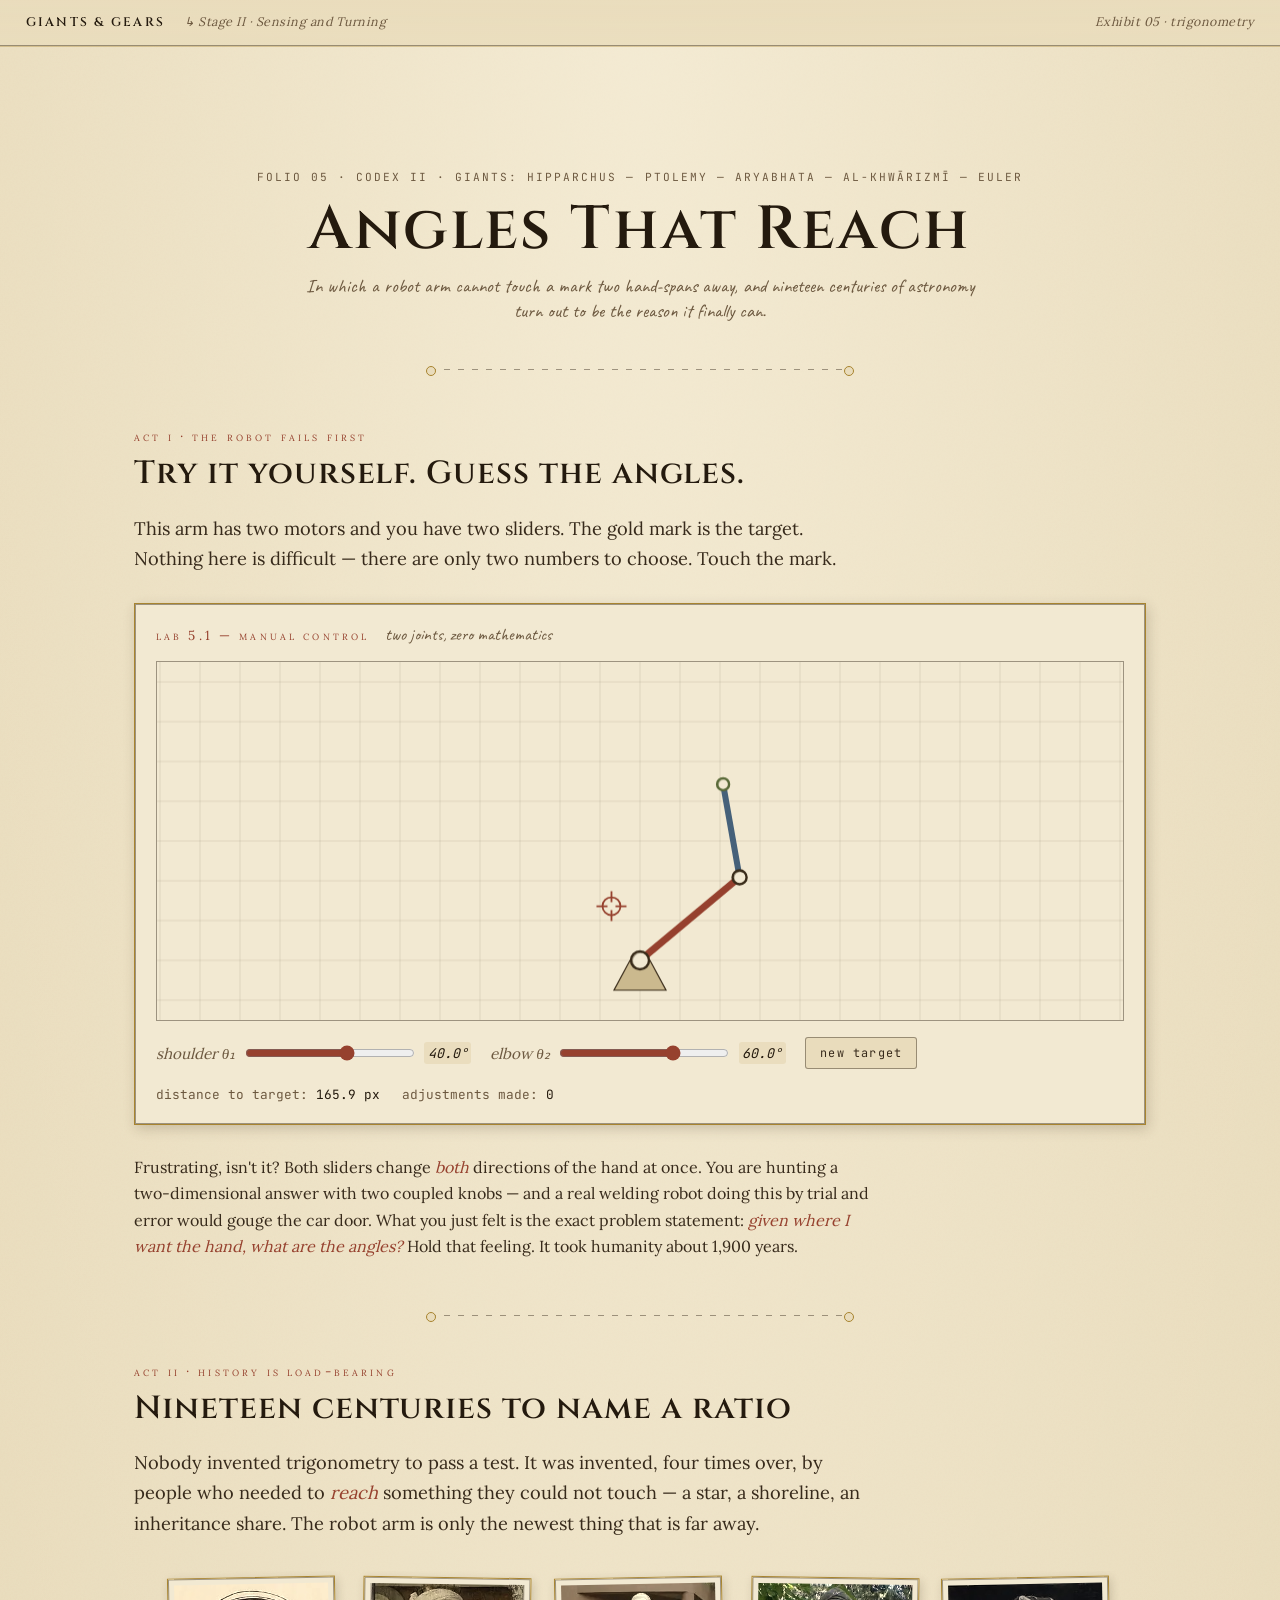
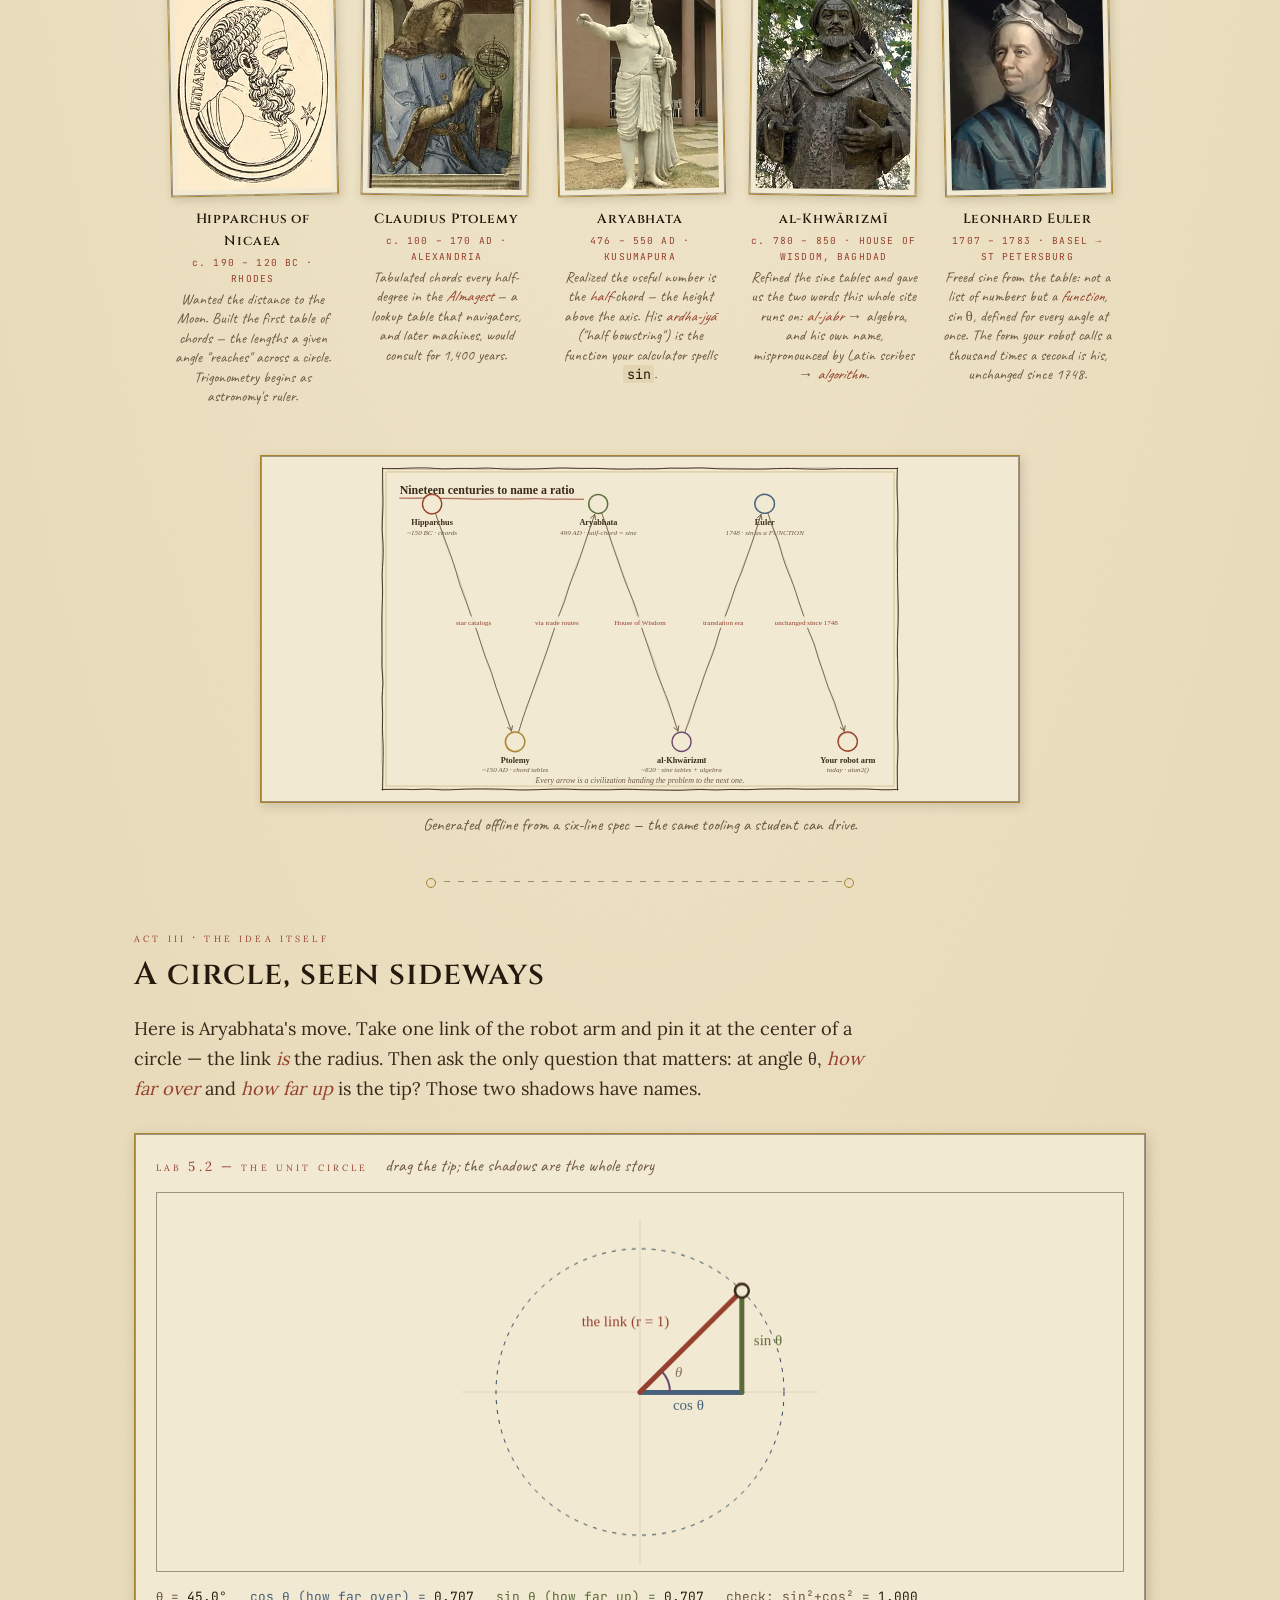
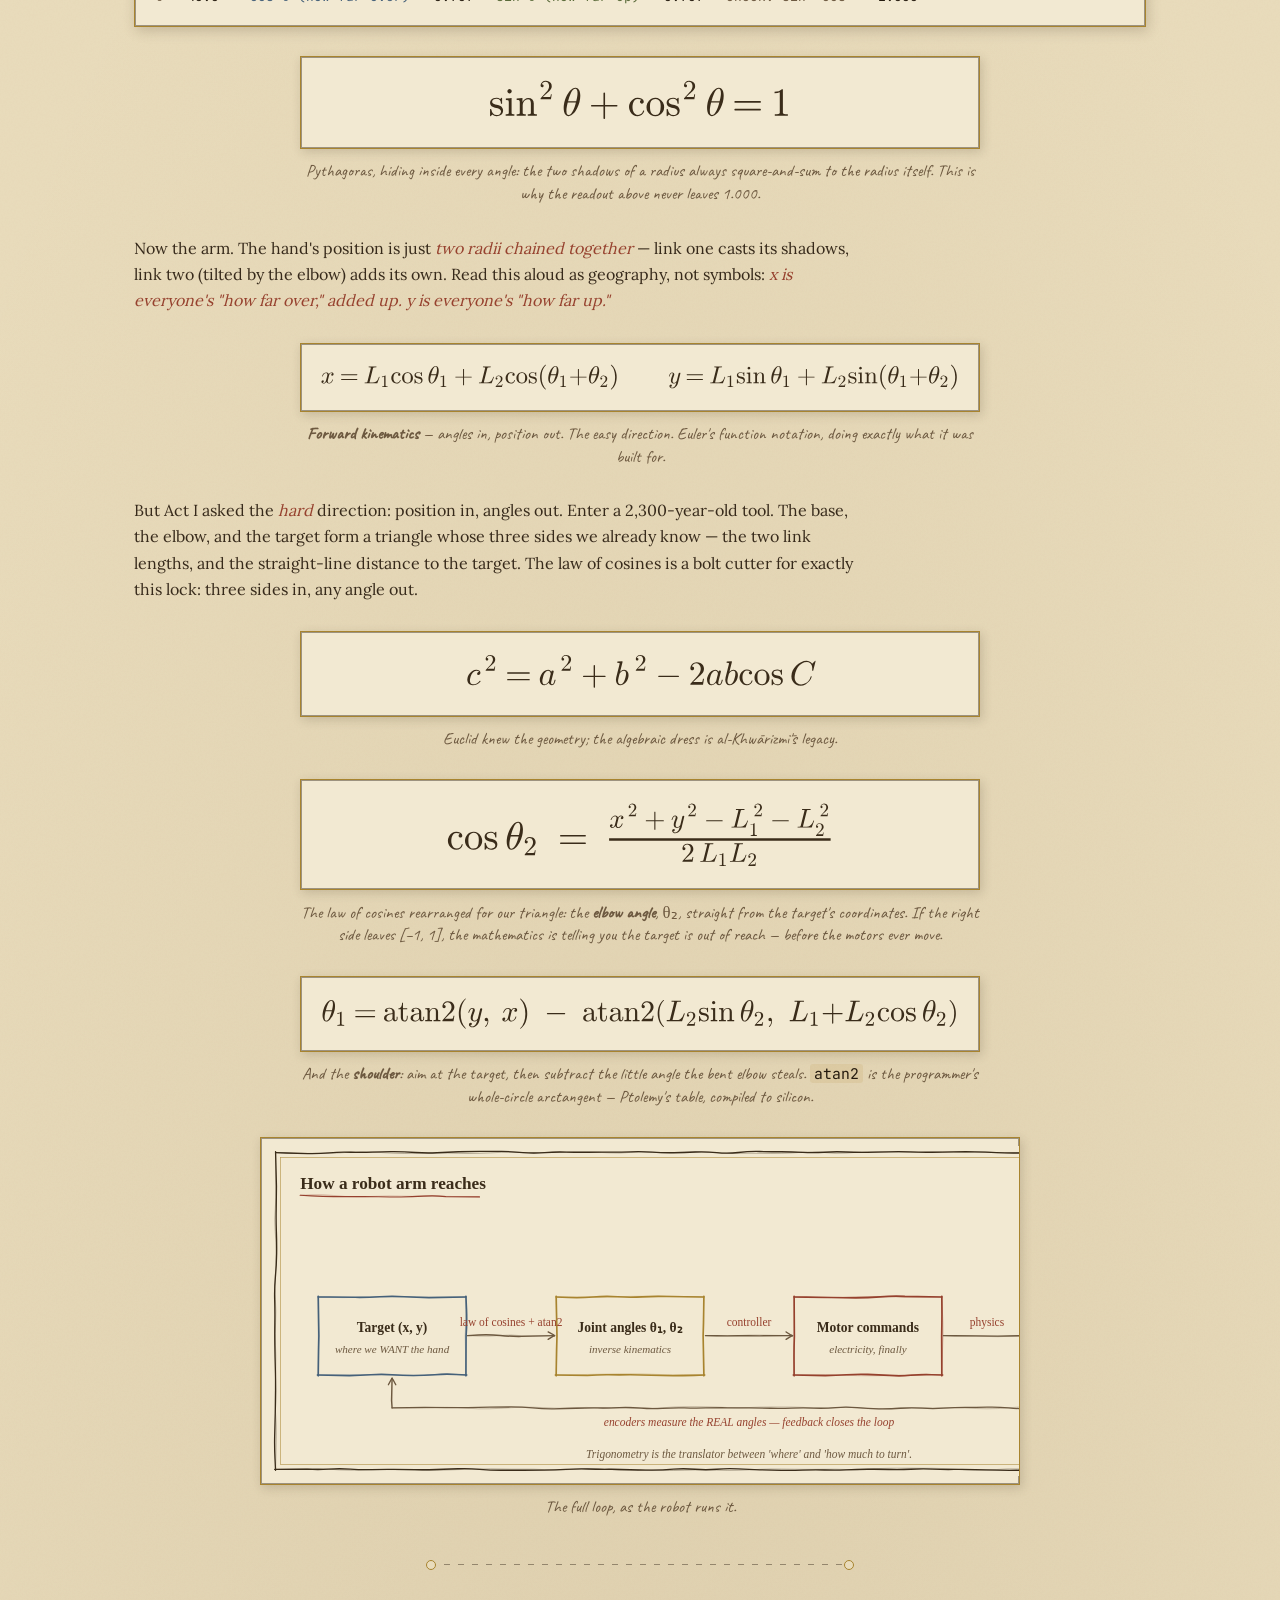
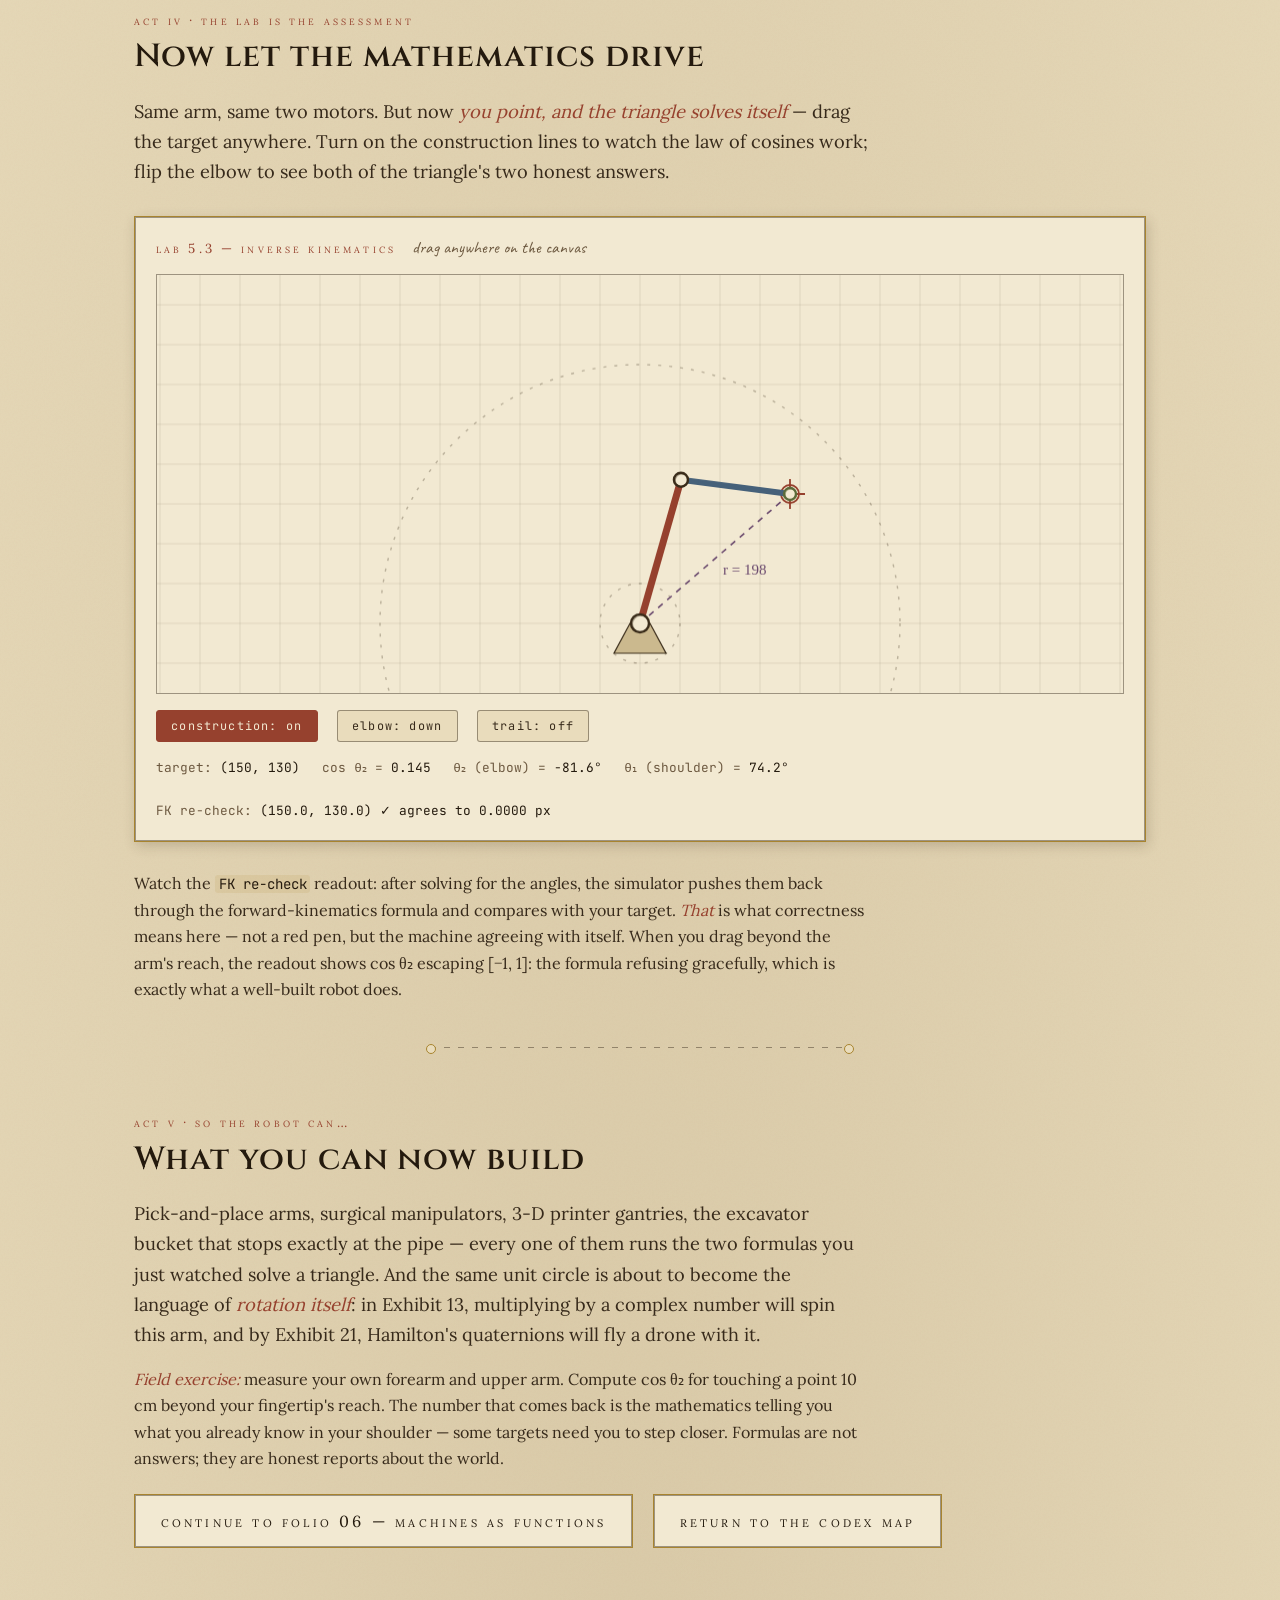
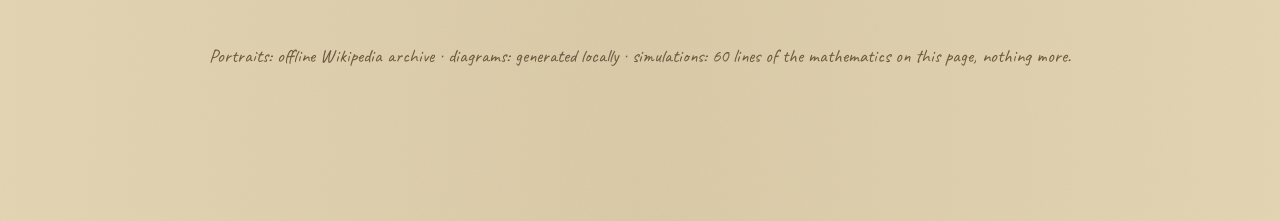
<file: units/angles-that-reach.html>
<!doctype html>
<html lang="en">
<head>
<meta charset="utf-8">
<meta name="viewport" content="width=device-width, initial-scale=1">
<title>Exhibit 05 — Angles That Reach · Giants &amp; Gears</title>
<link rel="stylesheet" href="../assets/css/golden-archive-kit.css">
<link rel="stylesheet" href="../assets/css/site.css">
</head>
<body>
<nav class="chrome">
  <a class="wordmark" href="../index.html">Giants &amp; Gears</a>
  <span class="crumb">↳ Stage II · Sensing and Turning</span>
  <span class="right">Exhibit 05 · trigonometry</span>
</nav>

<main>
  <header style="text-align:center; margin:3.5rem 0 1rem;">
    <div class="catalog reveal">FOLIO 05 · CODEX II · GIANTS: HIPPARCHUS — PTOLEMY — ARYABHATA — AL-KHWĀRIZMĪ — EULER</div>
    <h1 class="reveal" style="margin:.6rem 0;">Angles That Reach</h1>
    <p class="plaque-caption reveal" style="max-width:42rem;margin:0 auto;">
      In which a robot arm cannot touch a mark two hand-spans away,
      and nineteen centuries of astronomy turn out to be the reason it finally can.
    </p>
  </header>

  <div class="constellation-rule"></div>

  <!-- ================= ACT I — THE ROBOT FAILS ================= -->
  <section class="exhibit wide">
    <div>
      <div class="smallcaps reveal">act i · the robot fails first</div>
      <h2 class="reveal">Try it yourself. Guess the angles.</h2>
      <p class="lede reveal">
        This arm has two motors and you have two sliders. The gold mark is the
        target. Nothing here is difficult — there are only two numbers to choose.
        Touch the mark.
      </p>
      <div class="lab reveal">
        <div class="lab-head">
          <span class="smallcaps">lab 5.1 — manual control</span>
          <span class="plaque-caption">two joints, zero mathematics</span>
        </div>
        <canvas id="manual" height="360"></canvas>
        <div class="controls">
          <label>shoulder θ₁ <input type="range" id="s1" min="-180" max="180" value="40" step="0.5"> <code id="s1v">40.0°</code></label>
          <label>elbow θ₂ <input type="range" id="s2" min="-160" max="160" value="60" step="0.5"> <code id="s2v">60.0°</code></label>
          <button class="toggle" id="newTarget">new target</button>
        </div>
        <div class="readout">
          <span>distance to target: <b id="mdist">—</b></span>
          <span>adjustments made: <b id="tries">0</b></span>
          <span id="mstatus" style="color:var(--gold-hi)"></span>
        </div>
      </div>
      <p class="reveal">
        Frustrating, isn't it? Both sliders change <em>both</em> directions of the
        hand at once. You are hunting a two-dimensional answer with two coupled
        knobs — and a real welding robot doing this by trial and error would gouge
        the car door. What you just felt is the exact problem statement:
        <em>given where I want the hand, what are the angles?</em>
        Hold that feeling. It took humanity about 1,900 years.
      </p>
    </div>
  </section>

  <div class="constellation-rule"></div>

  <!-- ================= ACT II — THE GIANTS ================= -->
  <section>
    <div class="smallcaps reveal">act ii · history is load-bearing</div>
    <h2 class="reveal">Nineteen centuries to name a ratio</h2>
    <p class="lede reveal">
      Nobody invented trigonometry to pass a test. It was invented, four times
      over, by people who needed to <em>reach</em> something they could not
      touch — a star, a shoreline, an inheritance share. The robot arm is only
      the newest thing that is far away.
    </p>

    <div class="gallery">
      <figure class="portrait reveal">
        <div class="frame"><img src="../assets/img/portraits/hipparchus.jpg" alt="Hipparchus"></div>
        <figcaption class="plaque">
          <div class="name">Hipparchus of Nicaea</div>
          <div class="dates">c. 190 – 120 BC · RHODES</div>
          <div class="role">Wanted the distance to the Moon. Built the first table of chords — the lengths a given angle "reaches" across a circle. Trigonometry begins as astronomy's ruler.</div>
        </figcaption>
      </figure>
      <figure class="portrait reveal">
        <div class="frame"><img src="../assets/img/portraits/ptolemy.jpg" alt="Ptolemy"></div>
        <figcaption class="plaque">
          <div class="name">Claudius Ptolemy</div>
          <div class="dates">c. 100 – 170 AD · ALEXANDRIA</div>
          <div class="role">Tabulated chords every half-degree in the <em>Almagest</em> — a lookup table that navigators, and later machines, would consult for 1,400 years.</div>
        </figcaption>
      </figure>
      <figure class="portrait reveal">
        <div class="frame"><img src="../assets/img/portraits/aryabhata.jpg" alt="Aryabhata"></div>
        <figcaption class="plaque">
          <div class="name">Aryabhata</div>
          <div class="dates">476 – 550 AD · KUSUMAPURA</div>
          <div class="role">Realized the useful number is the <em>half</em>-chord — the height above the axis. His <em>ardha-jyā</em> ("half bowstring") is the function your calculator spells <code>sin</code>.</div>
        </figcaption>
      </figure>
      <figure class="portrait reveal">
        <div class="frame"><img src="../assets/img/portraits/al-khwarizmi.jpg" alt="al-Khwarizmi"></div>
        <figcaption class="plaque">
          <div class="name">al-Khwārizmī</div>
          <div class="dates">c. 780 – 850 · HOUSE OF WISDOM, BAGHDAD</div>
          <div class="role">Refined the sine tables and gave us the two words this whole site runs on: <em>al-jabr</em> → algebra, and his own name, mispronounced by Latin scribes → <em>algorithm</em>.</div>
        </figcaption>
      </figure>
      <figure class="portrait reveal">
        <div class="frame"><img src="../assets/img/portraits/euler.jpg" alt="Leonhard Euler"></div>
        <figcaption class="plaque">
          <div class="name">Leonhard Euler</div>
          <div class="dates">1707 – 1783 · BASEL → ST PETERSBURG</div>
          <div class="role">Freed sine from the table: not a list of numbers but a <em>function</em>, sin θ, defined for every angle at once. The form your robot calls a thousand times a second is his, unchanged since 1748.</div>
        </figcaption>
      </figure>
    </div>

    <figure class="formula-artifact reveal">
      <div class="frame"><img src="../assets/img/diagrams/trig-history.svg" alt="The relay race from Hipparchus to your robot arm"></div>
      <figcaption class="plaque-caption">Generated offline from a six-line spec — the same tooling a student can drive.</figcaption>
    </figure>
  </section>

  <div class="constellation-rule"></div>

  <!-- ================= ACT III — THE MATHEMATICS ================= -->
  <section>
    <div class="smallcaps reveal">act iii · the idea itself</div>
    <h2 class="reveal">A circle, seen sideways</h2>
    <p class="lede reveal">
      Here is Aryabhata's move. Take one link of the robot arm and pin it at the
      center of a circle — the link <em>is</em> the radius. Then ask the only
      question that matters: at angle θ, <em>how far over</em> and
      <em>how far up</em> is the tip? Those two shadows have names.
    </p>

    <div class="lab reveal">
      <div class="lab-head">
        <span class="smallcaps">lab 5.2 — the unit circle</span>
        <span class="plaque-caption">drag the tip; the shadows are the whole story</span>
      </div>
      <canvas id="circle" height="380"></canvas>
      <div class="readout">
        <span>θ = <b id="cang">45.0°</b></span>
        <span style="color:#46617a">cos θ (how far over) = <b id="ccos">0.707</b></span>
        <span style="color:#5b6b3a">sin θ (how far up) = <b id="csin">0.707</b></span>
        <span>check: sin²+cos² = <b id="cpyth">1.000</b></span>
      </div>
    </div>

    <figure class="formula-artifact reveal">
      <div class="frame"><img src="../assets/img/diagrams/f-unit-circle.svg" alt="sin squared plus cos squared equals one" style="max-height:56px;"></div>
      <figcaption class="plaque-caption">
        Pythagoras, hiding inside every angle: the two shadows of a radius always
        square-and-sum to the radius itself. This is why the readout above never leaves 1.000.
      </figcaption>
    </figure>

    <p class="reveal">
      Now the arm. The hand's position is just <em>two radii chained together</em> —
      link one casts its shadows, link two (tilted by the elbow) adds its own.
      Read this aloud as geography, not symbols: <em>x is everyone's "how far
      over," added up. y is everyone's "how far up."</em>
    </p>

    <figure class="formula-artifact reveal">
      <div class="frame"><img src="../assets/img/diagrams/f-forward-kinematics.svg" alt="forward kinematics equations" style="max-height:52px;"></div>
      <figcaption class="plaque-caption">
        <b>Forward kinematics</b> — angles in, position out. The easy direction.
        Euler's function notation, doing exactly what it was built for.
      </figcaption>
    </figure>

    <p class="reveal">
      But Act I asked the <em>hard</em> direction: position in, angles out. Enter a
      2,300-year-old tool. The base, the elbow, and the target form a triangle
      whose three sides we already know — the two link lengths, and the straight-line
      distance to the target. The law of cosines is a bolt cutter for exactly
      this lock: three sides in, any angle out.
    </p>

    <figure class="formula-artifact reveal">
      <div class="frame"><img src="../assets/img/diagrams/f-law-of-cosines.svg" alt="law of cosines" style="max-height:48px;"></div>
      <figcaption class="plaque-caption">Euclid knew the geometry; the algebraic dress is al-Khwārizmī's legacy.</figcaption>
    </figure>

    <figure class="formula-artifact reveal">
      <div class="frame"><img src="../assets/img/diagrams/f-ik-elbow.svg" alt="inverse kinematics elbow equation" style="max-height:74px;"></div>
      <figcaption class="plaque-caption">
        The law of cosines rearranged for our triangle: the <b>elbow angle</b>, θ₂,
        straight from the target's coordinates. If the right side leaves [−1, 1],
        the mathematics is telling you the target is out of reach — before the motors ever move.
      </figcaption>
    </figure>

    <figure class="formula-artifact reveal">
      <div class="frame"><img src="../assets/img/diagrams/f-atan2.svg" alt="atan2 shoulder equation" style="max-height:56px;"></div>
      <figcaption class="plaque-caption">
        And the <b>shoulder</b>: aim at the target, then subtract the little angle the
        bent elbow steals. <code>atan2</code> is the programmer's whole-circle arctangent —
        Ptolemy's table, compiled to silicon.
      </figcaption>
    </figure>

    <figure class="formula-artifact reveal">
      <div class="frame"><img src="../assets/img/diagrams/ik-pipeline.svg" alt="inverse kinematics pipeline"></div>
      <figcaption class="plaque-caption">The full loop, as the robot runs it.</figcaption>
    </figure>
  </section>

  <div class="constellation-rule"></div>

  <!-- ================= ACT IV — THE LAB ================= -->
  <section>
    <div class="smallcaps reveal">act iv · the lab is the assessment</div>
    <h2 class="reveal">Now let the mathematics drive</h2>
    <p class="lede reveal">
      Same arm, same two motors. But now <em>you point, and the triangle solves
      itself</em> — drag the target anywhere. Turn on the construction lines to
      watch the law of cosines work; flip the elbow to see both of the triangle's
      two honest answers.
    </p>

    <div class="lab reveal">
      <div class="lab-head">
        <span class="smallcaps">lab 5.3 — inverse kinematics</span>
        <span class="plaque-caption">drag anywhere on the canvas</span>
      </div>
      <canvas id="ik" height="420"></canvas>
      <div class="controls">
        <button class="toggle on" id="showMath">construction: on</button>
        <button class="toggle" id="elbowFlip">elbow: down</button>
        <button class="toggle" id="showTrail">trail: off</button>
      </div>
      <div class="readout">
        <span>target: <b id="ikT">—</b></span>
        <span>cos θ₂ = <b id="ikCos">—</b></span>
        <span>θ₂ (elbow) = <b id="ikT2">—</b></span>
        <span>θ₁ (shoulder) = <b id="ikT1">—</b></span>
        <span>FK re-check: <b id="ikFK">—</b></span>
      </div>
    </div>

    <p class="reveal">
      Watch the <code>FK re-check</code> readout: after solving for the angles, the
      simulator pushes them back through the forward-kinematics formula and
      compares with your target. <em>That</em> is what correctness means here —
      not a red pen, but the machine agreeing with itself. When you drag beyond
      the arm's reach, the readout shows cos θ₂ escaping [−1, 1]: the
      formula refusing gracefully, which is exactly what a well-built robot does.
    </p>
  </section>

  <div class="constellation-rule"></div>

  <!-- ================= ACT V — PAYOFF ================= -->
  <section class="exhibit wide" style="margin:4rem 0;">
    <div>
      <div class="smallcaps reveal">act v · so the robot can…</div>
      <h2 class="reveal">What you can now build</h2>
      <p class="lede reveal">
        Pick-and-place arms, surgical manipulators, 3-D printer gantries, the
        excavator bucket that stops exactly at the pipe — every one of them runs
        the two formulas you just watched solve a triangle. And the same unit
        circle is about to become the language of <em>rotation itself</em>: in
        Exhibit 13, multiplying by a complex number will spin this arm, and by
        Exhibit 21, Hamilton's quaternions will fly a drone with it.
      </p>
      <p class="reveal" style="margin-top:1rem;">
        <em>Field exercise:</em> measure your own forearm and upper arm. Compute
        cos θ₂ for touching a point 10 cm beyond your fingertip's reach. The
        number that comes back is the mathematics telling you what you already
        know in your shoulder — some targets need you to step closer. Formulas
        are not answers; they are honest reports about the world.
      </p>
      <a class="next-exhibit reveal" href="machines-as-functions.html">continue to folio 06 — machines as functions</a>
      <a class="next-exhibit reveal" href="../index.html" style="margin-left:1rem;">return to the codex map</a>
    </div>
  </section>

  <footer>
    <div class="plaque-caption">
      Portraits: offline Wikipedia archive · diagrams: generated locally ·
      simulations: 60 lines of the mathematics on this page, nothing more.
    </div>
  </footer>
</main>

<script>
/* ============================================================
   The three labs. Math convention: y UP, angles counter-clockwise;
   canvas y is down, so every draw flips sign once, in world().
   ============================================================ */
const TAU = Math.PI * 2, D2R = Math.PI / 180, R2D = 180 / Math.PI;
/* DaVinci Ink lab palette: parchment ground, red-chalk and ink strokes */
const C = { bg:'#f2e9d2', grid:'rgba(58,44,26,.10)', link1:'#96412e', link2:'#46617a',
            joint:'#3a2c1a', tip:'#5b6b3a', target:'#96412e', ghost:'#8a795d',
            construct:'#6b4a6e', mount:'#cbb98e' };
const HAND = "'Ink Free', 'Segoe Print', cursive";

function setupCanvas(cv) {
  const designH = parseInt(cv.getAttribute('height'), 10);   // fixed design height
  function resize() {
    const dpr = devicePixelRatio || 1;
    const w = Math.max(1, cv.clientWidth);
    cv.width = w * dpr; cv.height = designH * dpr;
    cv.style.height = designH + 'px';
    const ctx = cv.getContext('2d');
    ctx.setTransform(dpr, 0, 0, dpr, 0, 0);
    return ctx;
  }
  return { resize, get w() { return Math.max(1, cv.clientWidth); }, get h() { return designH; } };
}

function drawBase(ctx, w, h, ox, oy) {
  ctx.fillStyle = C.bg; ctx.fillRect(0, 0, w, h);
  ctx.strokeStyle = C.grid; ctx.lineWidth = 1;
  for (let x = ox % 40; x < w; x += 40) { ctx.beginPath(); ctx.moveTo(x, 0); ctx.lineTo(x, h); ctx.stroke(); }
  for (let y = oy % 40; y < h; y += 40) { ctx.beginPath(); ctx.moveTo(0, y); ctx.lineTo(w, y); ctx.stroke(); }
  // mount
  ctx.fillStyle = C.mount; ctx.strokeStyle = C.joint; ctx.lineWidth = 1.2;
  ctx.beginPath(); ctx.moveTo(ox - 26, oy + 30); ctx.lineTo(ox + 26, oy + 30); ctx.lineTo(ox + 10, oy); ctx.lineTo(ox - 10, oy); ctx.closePath(); ctx.fill(); ctx.stroke();
}

/* ink stroke: main line plus a fainter offset pass — reads as hand-drawn */
function glowLine(ctx, x1, y1, x2, y2, color, width) {
  ctx.save();
  ctx.strokeStyle = color; ctx.lineWidth = width; ctx.lineCap = 'round';
  ctx.beginPath(); ctx.moveTo(x1, y1); ctx.lineTo(x2, y2); ctx.stroke();
  ctx.globalAlpha = 0.35; ctx.lineWidth = Math.max(1, width * 0.45);
  ctx.beginPath(); ctx.moveTo(x1 + 1.2, y1 + 0.9); ctx.lineTo(x2 + 1.2, y2 + 0.9); ctx.stroke();
  ctx.restore();
}
function glowDot(ctx, x, y, r, color) {
  ctx.save();
  ctx.fillStyle = C.bg; ctx.strokeStyle = color; ctx.lineWidth = 2.4;
  ctx.beginPath(); ctx.arc(x, y, r, 0, TAU); ctx.fill(); ctx.stroke();
  ctx.globalAlpha = 0.4; ctx.lineWidth = 1.1;
  ctx.beginPath(); ctx.arc(x + 0.8, y + 0.6, r * 0.92, 0, TAU); ctx.stroke();
  ctx.restore();
}
function drawTarget(ctx, x, y) {
  ctx.save();
  ctx.strokeStyle = C.target; ctx.lineWidth = 1.8;
  ctx.beginPath(); ctx.arc(x, y, 9, 0, TAU); ctx.stroke();
  ctx.beginPath();
  ctx.moveTo(x - 15, y); ctx.lineTo(x - 4, y); ctx.moveTo(x + 4, y); ctx.lineTo(x + 15, y);
  ctx.moveTo(x, y - 15); ctx.lineTo(x, y - 4); ctx.moveTo(x, y + 4); ctx.lineTo(x, y + 15);
  ctx.stroke(); ctx.restore();
}

function drawArm(ctx, ox, oy, t1, t2, L1, L2) {
  const ex = ox + L1 * Math.cos(t1), ey = oy - L1 * Math.sin(t1);
  const hx = ex + L2 * Math.cos(t1 + t2), hy = ey - L2 * Math.sin(t1 + t2);
  glowLine(ctx, ox, oy, ex, ey, C.link1, 7);
  glowLine(ctx, ex, ey, hx, hy, C.link2, 6);
  glowDot(ctx, ox, oy, 9, C.joint);
  glowDot(ctx, ex, ey, 7, C.joint);
  glowDot(ctx, hx, hy, 6, C.tip);
  return { ex, ey, hx, hy };
}

/* ---------------- LAB 5.1 — manual ---------------- */
(function () {
  const cv = document.getElementById('manual'), S = setupCanvas(cv);
  const L1 = 130, L2 = 95;
  let ctx = S.resize(), tries = 0, touched = false, target = null;
  const s1 = document.getElementById('s1'), s2 = document.getElementById('s2');

  function pickTarget() {
    const r = (L1 - L2) + 20 + Math.random() * (L1 + L2 - (L1 - L2) - 50);
    const a = Math.random() * Math.PI * 0.85 + 0.08;   // upper half-plane
    target = { x: r * Math.cos(a), y: r * Math.sin(a) };
    touched = false; tries = 0;
    document.getElementById('tries').textContent = '0';
    document.getElementById('mstatus').textContent = '';
    draw();
  }
  function draw() {
    const w = S.w, h = S.h, ox = w / 2, oy = h - 60;
    drawBase(ctx, w, h, ox, oy);
    const t1 = +s1.value * D2R, t2 = +s2.value * D2R;
    drawTarget(ctx, ox + target.x, oy - target.y);
    const p = drawArm(ctx, ox, oy, t1, t2, L1, L2);
    const dx = (ox + target.x) - p.hx, dy = (oy - target.y) - p.hy;
    const d = Math.hypot(dx, dy);
    document.getElementById('mdist').textContent = d.toFixed(1) + ' px';
    document.getElementById('s1v').textContent = (+s1.value).toFixed(1) + '°';
    document.getElementById('s2v').textContent = (+s2.value).toFixed(1) + '°';
    if (d < 9 && !touched) {
      touched = true;
      document.getElementById('mstatus').textContent = '✦ touched — after ' + tries + ' adjustments. A robot gets one.';
    }
  }
  function bump() { tries++; document.getElementById('tries').textContent = tries; draw(); }
  s1.addEventListener('input', bump); s2.addEventListener('input', bump);
  document.getElementById('newTarget').addEventListener('click', pickTarget);
  addEventListener('resize', () => { ctx = S.resize(); draw(); });
  pickTarget();
})();

/* ---------------- LAB 5.2 — unit circle ---------------- */
(function () {
  const cv = document.getElementById('circle'), S = setupCanvas(cv);
  let ctx = S.resize(), theta = 45 * D2R, dragging = false;

  function draw() {
    const w = S.w, h = S.h, ox = w / 2, oy = h / 2 + 10, R = Math.min(h / 2 - 46, 150);
    ctx.fillStyle = C.bg; ctx.fillRect(0, 0, w, h);
    ctx.strokeStyle = C.grid;
    ctx.beginPath(); ctx.moveTo(ox - R - 34, oy); ctx.lineTo(ox + R + 34, oy); ctx.stroke();
    ctx.beginPath(); ctx.moveTo(ox, oy - R - 30); ctx.lineTo(ox, oy + R + 30); ctx.stroke();
    ctx.strokeStyle = '#2b405a'; ctx.setLineDash([4, 6]);
    ctx.beginPath(); ctx.arc(ox, oy, R, 0, TAU); ctx.stroke(); ctx.setLineDash([]);

    const px = ox + R * Math.cos(theta), py = oy - R * Math.sin(theta);
    // shadows
    glowLine(ctx, ox, oy + 0.5, px, oy + 0.5, C.link2, 5);              // cos on x-axis
    glowLine(ctx, px, oy, px, py, C.tip, 5);                            // sin vertical
    glowLine(ctx, ox, oy, px, py, C.link1, 5);                          // the radius = the link
    glowDot(ctx, px, py, 7, C.joint);
    // arc for theta
    ctx.strokeStyle = C.construct; ctx.lineWidth = 2;
    ctx.beginPath(); ctx.arc(ox, oy, 30, 0, -theta, theta > 0); ctx.stroke();
    ctx.fillStyle = C.ghost; ctx.font = 'italic 15px Georgia';
    ctx.fillText('θ', ox + 38 * Math.cos(theta / 2), oy - 38 * Math.sin(theta / 2));
    ctx.fillStyle = C.link2; ctx.font = '15px ' + HAND;
    ctx.fillText('cos θ', (ox + px) / 2 - 18, oy + 18);
    ctx.fillStyle = C.tip;
    ctx.fillText('sin θ', px + 12, (oy + py) / 2 + 4);
    ctx.fillStyle = C.link1;
    // link label: perpendicular offset from the midpoint, away from the sin label
    const mx = ox + R * 0.5 * Math.cos(theta), my = oy - R * 0.5 * Math.sin(theta);
    const nx = -Math.sin(theta), ny = -Math.cos(theta);   // normal, screen coords
    ctx.textAlign = 'right';
    ctx.fillText('the link (r = 1)', mx + nx * 22 - 6, my + ny * 22);
    ctx.textAlign = 'left';

    document.getElementById('cang').textContent = (theta * R2D).toFixed(1) + '°';
    document.getElementById('ccos').textContent = Math.cos(theta).toFixed(3);
    document.getElementById('csin').textContent = Math.sin(theta).toFixed(3);
    document.getElementById('cpyth').textContent = (Math.cos(theta) ** 2 + Math.sin(theta) ** 2).toFixed(3);
  }
  function setFromEvent(e) {
    const r = cv.getBoundingClientRect();
    const x = (e.touches ? e.touches[0].clientX : e.clientX) - r.left - S.w / 2;
    const y = -((e.touches ? e.touches[0].clientY : e.clientY) - r.top - (S.h / 2 + 10));
    theta = Math.atan2(y, x);
    draw();
  }
  cv.addEventListener('pointerdown', (e) => { dragging = true; setFromEvent(e); cv.setPointerCapture(e.pointerId); });
  cv.addEventListener('pointermove', (e) => dragging && setFromEvent(e));
  cv.addEventListener('pointerup', () => dragging = false);
  addEventListener('resize', () => { ctx = S.resize(); draw(); });
  draw();
})();

/* ---------------- LAB 5.3 — inverse kinematics ---------------- */
(function () {
  const cv = document.getElementById('ik'), S = setupCanvas(cv);
  const L1 = 150, L2 = 110;
  let ctx = S.resize(), showMath = true, elbowUp = false, showTrail = false;
  let target = { x: 150, y: 130 }, trail = [], dragging = false;

  function solve(tx, ty) {
    const r2 = tx * tx + ty * ty, r = Math.sqrt(r2);
    const c2 = (r2 - L1 * L1 - L2 * L2) / (2 * L1 * L2);
    const reachable = c2 >= -1 && c2 <= 1;
    const cc = Math.max(-1, Math.min(1, c2));
    let t2 = Math.acos(cc); if (!elbowUp) t2 = -t2;
    const t1 = Math.atan2(ty, tx) - Math.atan2(L2 * Math.sin(t2), L1 + L2 * Math.cos(t2));
    return { t1, t2, c2, r, reachable };
  }

  function draw() {
    const w = S.w, h = S.h, ox = w / 2, oy = h - 70;
    drawBase(ctx, w, h, ox, oy);

    // reach annulus
    ctx.save(); ctx.setLineDash([3, 8]); ctx.strokeStyle = 'rgba(58,44,26,.3)'; ctx.lineWidth = 1.4;
    ctx.beginPath(); ctx.arc(ox, oy, L1 + L2, 0, TAU); ctx.stroke();
    ctx.beginPath(); ctx.arc(ox, oy, Math.abs(L1 - L2), 0, TAU); ctx.stroke();
    ctx.restore();

    const s = solve(target.x, target.y);
    const tx = ox + target.x, ty = oy - target.y;

    if (showTrail) {
      ctx.strokeStyle = 'rgba(91,107,58,.45)'; ctx.lineWidth = 2;
      ctx.beginPath();
      trail.forEach((p, i) => i ? ctx.lineTo(p[0], p[1]) : ctx.moveTo(p[0], p[1]));
      ctx.stroke();
    }

    if (showMath) {
      // the construction triangle: base -> elbow -> target, plus r
      const ex = ox + L1 * Math.cos(s.t1), ey = oy - L1 * Math.sin(s.t1);
      ctx.save(); ctx.setLineDash([6, 6]); ctx.strokeStyle = C.construct; ctx.lineWidth = 1.6;
      ctx.beginPath(); ctx.moveTo(ox, oy); ctx.lineTo(tx, ty); ctx.stroke();   // r
      ctx.beginPath(); ctx.moveTo(ex, ey); ctx.lineTo(tx, ty); ctx.stroke();
      ctx.restore();
      ctx.fillStyle = C.construct; ctx.font = '15px ' + HAND;
      ctx.fillText('r = ' + s.r.toFixed(0), (ox + tx) / 2 + 8, (oy + ty) / 2 + 16);
    }

    drawTarget(ctx, tx, ty);
    const p = drawArm(ctx, ox, oy, s.t1, s.t2, L1, L2);

    if (showTrail) {
      trail.push([p.hx, p.hy]);
      if (trail.length > 400) trail.shift();
    }

    document.getElementById('ikT').textContent = '(' + target.x.toFixed(0) + ', ' + target.y.toFixed(0) + ')';
    const cosEl = document.getElementById('ikCos');
    cosEl.textContent = s.c2.toFixed(3) + (s.reachable ? '' : '  — OUT OF REACH');
    cosEl.style.color = s.reachable ? '' : '#f85149';
    document.getElementById('ikT2').textContent = (s.t2 * R2D).toFixed(1) + '°';
    document.getElementById('ikT1').textContent = (s.t1 * R2D).toFixed(1) + '°';
    // FK re-check: push angles back through forward kinematics
    const fx = L1 * Math.cos(s.t1) + L2 * Math.cos(s.t1 + s.t2);
    const fy = L1 * Math.sin(s.t1) + L2 * Math.sin(s.t1 + s.t2);
    const err = Math.hypot(fx - target.x, fy - target.y);
    document.getElementById('ikFK').textContent = s.reachable
      ? '(' + fx.toFixed(1) + ', ' + fy.toFixed(1) + ')  ✓ agrees to ' + err.toFixed(4) + ' px'
      : 'solver clamped — target beyond the outer circle';
  }

  function setFromEvent(e) {
    const r = cv.getBoundingClientRect();
    target.x = (e.clientX - r.left) - S.w / 2;
    target.y = -((e.clientY - r.top) - (S.h - 70));
    draw();
  }
  cv.addEventListener('pointerdown', (e) => { dragging = true; setFromEvent(e); cv.setPointerCapture(e.pointerId); });
  cv.addEventListener('pointermove', (e) => dragging && setFromEvent(e));
  cv.addEventListener('pointerup', () => dragging = false);

  document.getElementById('showMath').addEventListener('click', function () {
    showMath = !showMath; this.classList.toggle('on', showMath);
    this.textContent = 'construction: ' + (showMath ? 'on' : 'off'); draw();
  });
  document.getElementById('elbowFlip').addEventListener('click', function () {
    elbowUp = !elbowUp; this.classList.toggle('on', elbowUp);
    this.textContent = 'elbow: ' + (elbowUp ? 'up' : 'down'); draw();
  });
  document.getElementById('showTrail').addEventListener('click', function () {
    showTrail = !showTrail; this.classList.toggle('on', showTrail);
    this.textContent = 'trail: ' + (showTrail ? 'on' : 'off');
    trail = []; draw();
  });
  addEventListener('resize', () => { ctx = S.resize(); draw(); });
  draw();
})();
</script>
<script src="../assets/js/site.js"></script>
</body>
</html>
</file>
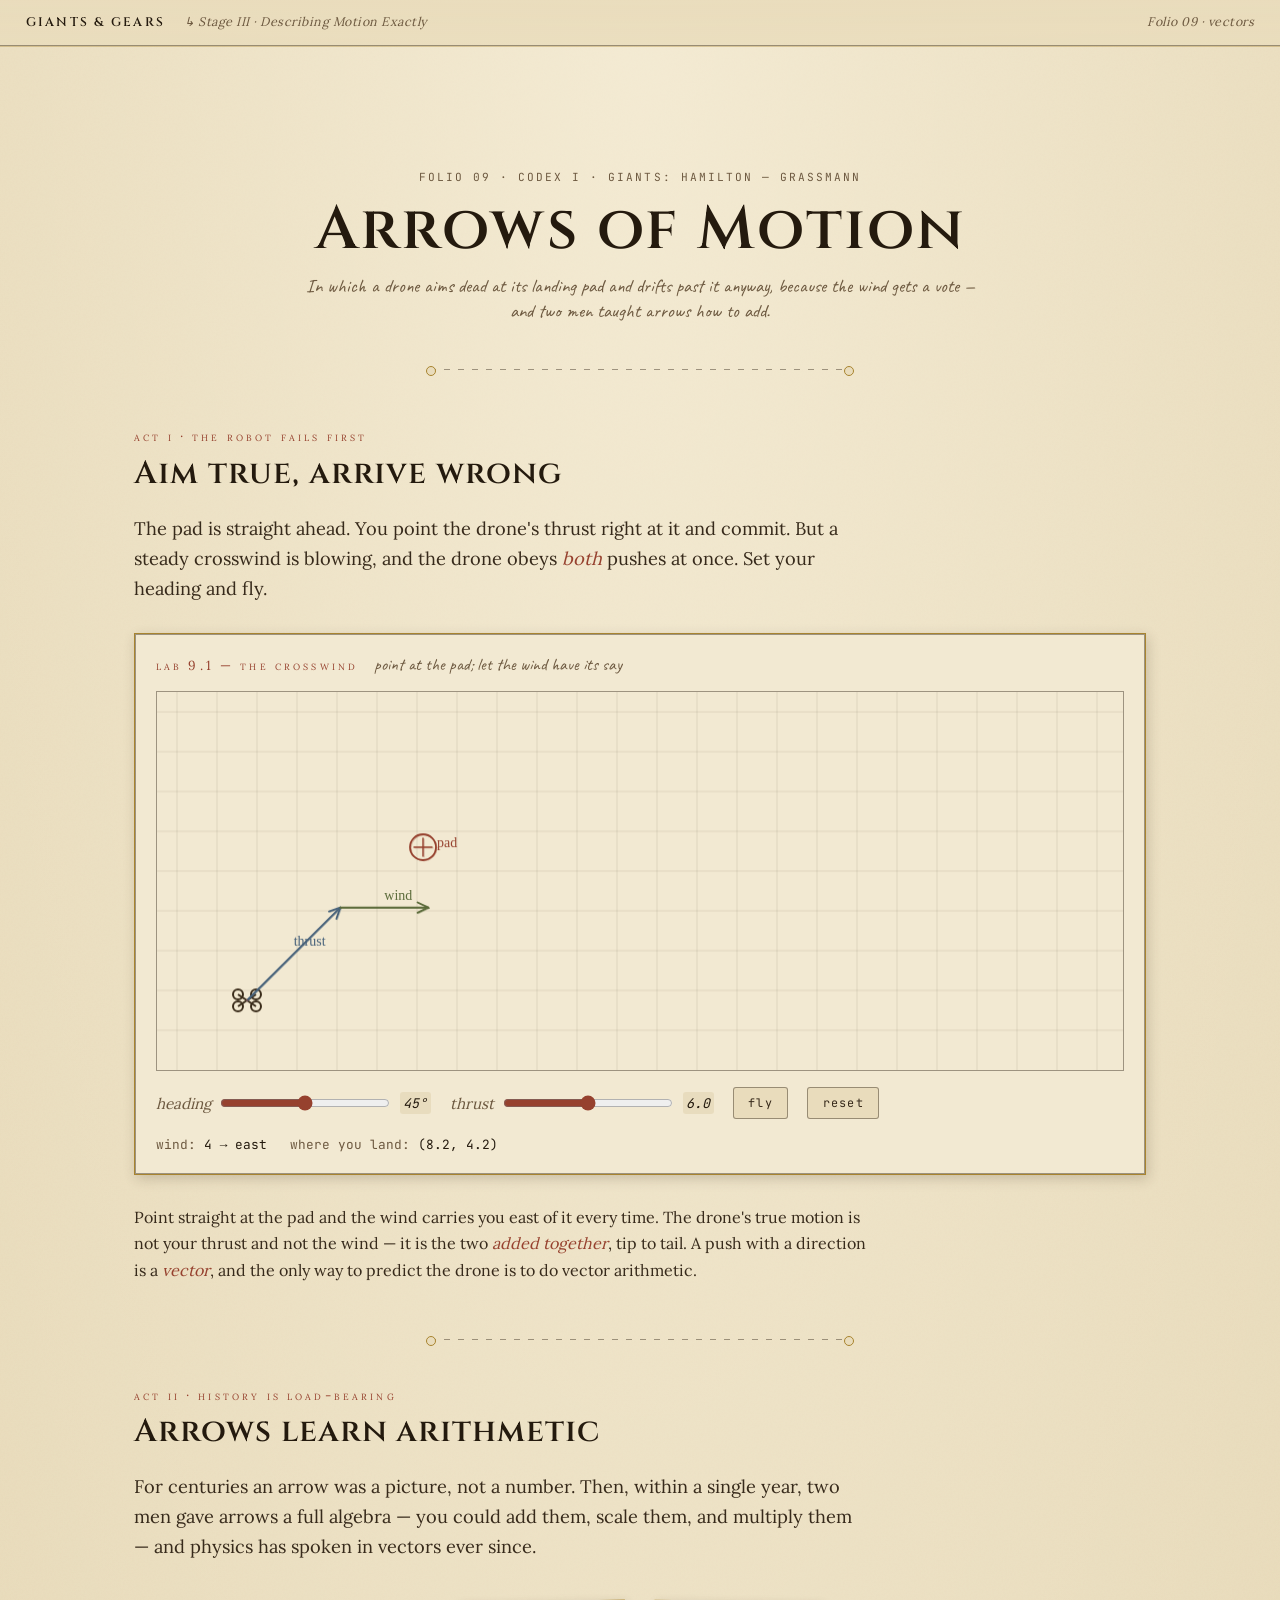
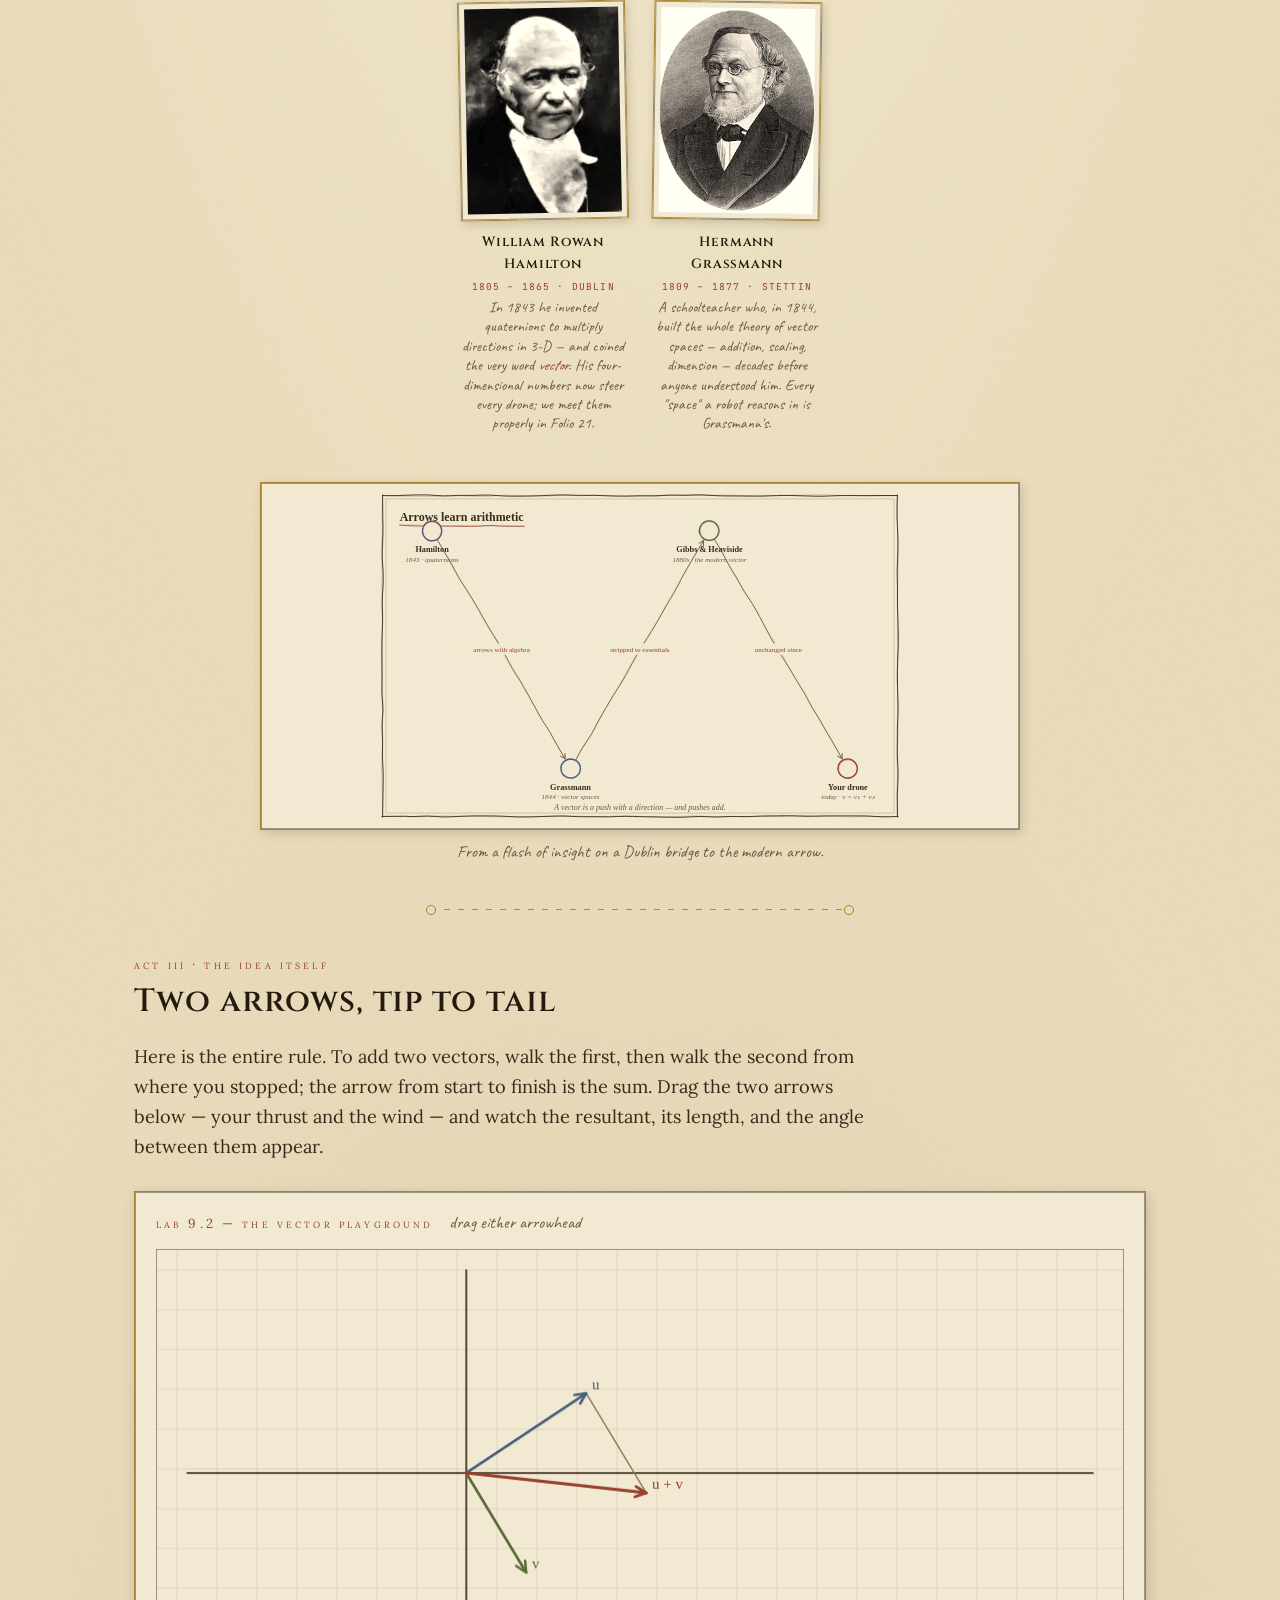
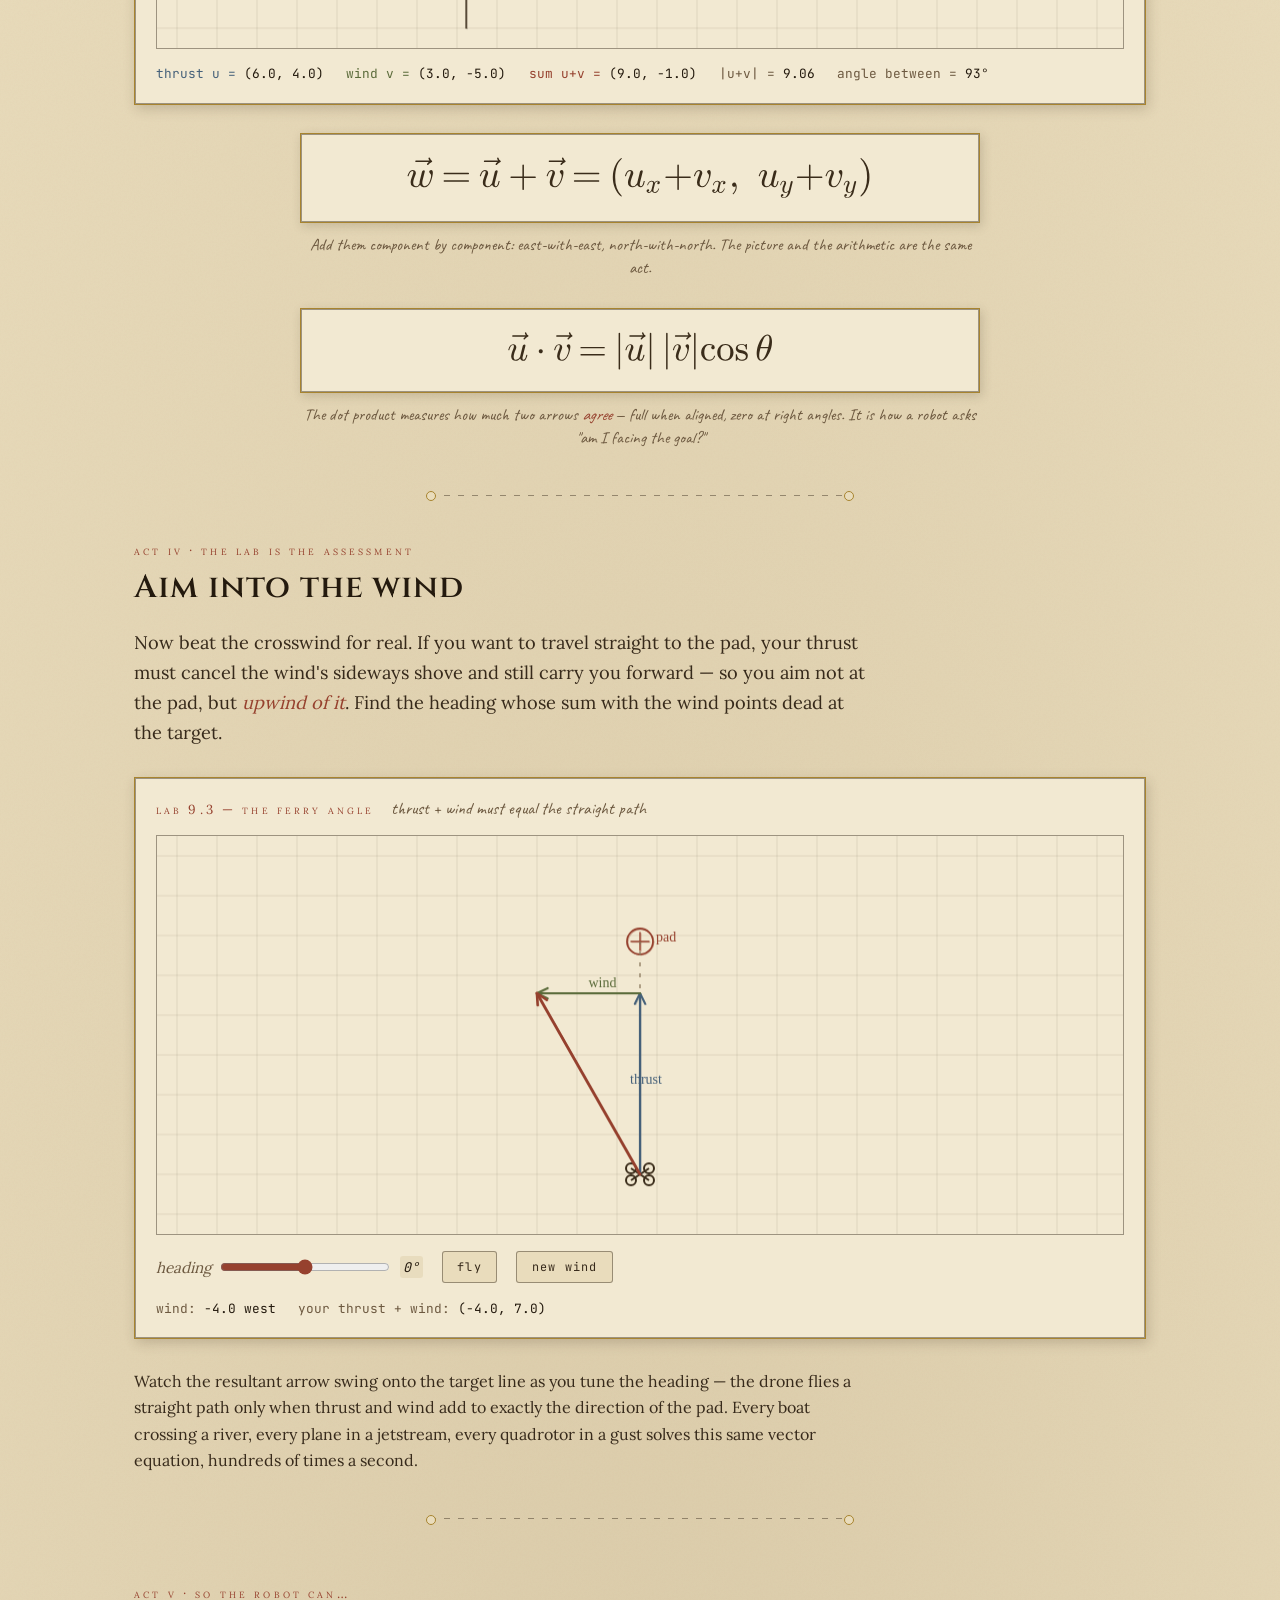
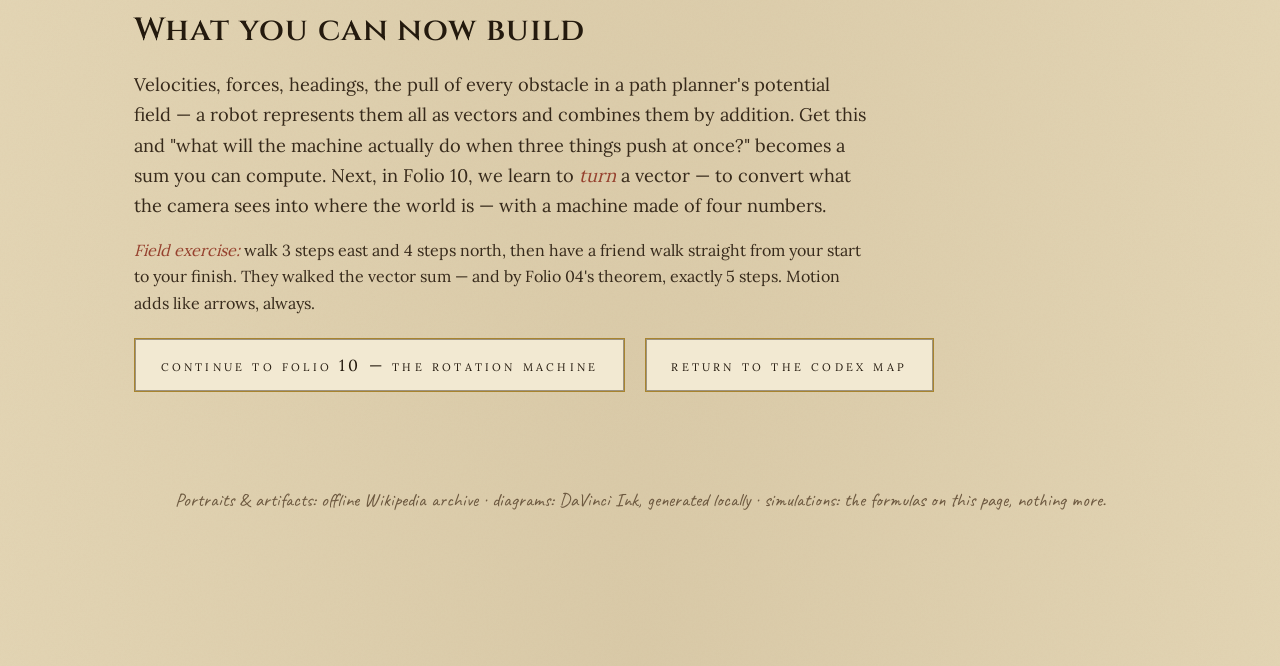
<file: units/arrows-of-motion.html>
<!doctype html>
<html lang="en">
<head>
<meta charset="utf-8">
<meta name="viewport" content="width=device-width, initial-scale=1">
<title>Folio 09 — Arrows of Motion · Giants &amp; Gears</title>
<link rel="stylesheet" href="../assets/css/golden-archive-kit.css">
<link rel="stylesheet" href="../assets/css/site.css">
</head>
<body>

<nav class="chrome">
  <a class="wordmark" href="../index.html">Giants &amp; Gears</a>
  <span class="crumb">↳ Stage III · Describing Motion Exactly</span>
  <span class="right">Folio 09 · vectors</span>
</nav>

<main>
  <header style="text-align:center; margin:3.5rem 0 1rem;">
    <div class="catalog reveal">FOLIO 09 · CODEX I · GIANTS: HAMILTON — GRASSMANN</div>
    <h1 class="reveal" style="margin:.6rem 0;">Arrows of Motion</h1>
    <p class="plaque-caption reveal" style="max-width:42rem;margin:0 auto;">
      In which a drone aims dead at its landing pad and drifts past it anyway,
      because the wind gets a vote — and two men taught arrows how to add.
    </p>
  </header>

  <div class="constellation-rule"></div>

  <!-- ACT I -->
  <section class="exhibit wide">
    <div>
      <div class="smallcaps reveal">act i · the robot fails first</div>
      <h2 class="reveal">Aim true, arrive wrong</h2>
      <p class="lede reveal">
        The pad is straight ahead. You point the drone's thrust right at it and
        commit. But a steady crosswind is blowing, and the drone obeys
        <em>both</em> pushes at once. Set your heading and fly.
      </p>
      <div class="lab reveal">
        <div class="lab-head">
          <span class="smallcaps">lab 9.1 — the crosswind</span>
          <span class="plaque-caption">point at the pad; let the wind have its say</span>
        </div>
        <canvas id="cross" height="380"></canvas>
        <div class="controls">
          <label>heading <input type="range" id="hdg" min="0" max="90" value="45" step="1"> <code id="hdgv">45°</code></label>
          <label>thrust <input type="range" id="thr" min="3" max="9" value="6" step="0.5"> <code id="thrv">6</code></label>
          <button class="toggle" id="fly">fly</button>
          <button class="toggle" id="crossReset">reset</button>
        </div>
        <div class="readout">
          <span>wind: <b>4 → east</b></span>
          <span>where you land: <b id="landAt">—</b></span>
          <span id="crossStatus" style="color:var(--chalk)"></span>
        </div>
      </div>
      <p class="reveal">
        Point straight at the pad and the wind carries you east of it every time.
        The drone's true motion is not your thrust and not the wind — it is the
        two <em>added together</em>, tip to tail. A push with a direction is a
        <em>vector</em>, and the only way to predict the drone is to do vector
        arithmetic.
      </p>
    </div>
  </section>

  <div class="constellation-rule"></div>

  <!-- ACT II -->
  <section>
    <div class="smallcaps reveal">act ii · history is load-bearing</div>
    <h2 class="reveal">Arrows learn arithmetic</h2>
    <p class="lede reveal">
      For centuries an arrow was a picture, not a number. Then, within a single
      year, two men gave arrows a full algebra — you could add them, scale them,
      and multiply them — and physics has spoken in vectors ever since.
    </p>
    <div class="gallery">
      <figure class="portrait reveal">
        <div class="frame"><img src="../assets/img/portraits/hamilton.jpg" alt="William Rowan Hamilton"></div>
        <figcaption class="plaque">
          <div class="name">William Rowan Hamilton</div>
          <div class="dates">1805 – 1865 · DUBLIN</div>
          <div class="role">In 1843 he invented quaternions to multiply directions in 3-D — and coined the very word <em>vector</em>. His four-dimensional numbers now steer every drone; we meet them properly in Folio 21.</div>
        </figcaption>
      </figure>
      <figure class="portrait reveal">
        <div class="frame"><img src="../assets/img/portraits/grassmann.jpg" alt="Hermann Grassmann"></div>
        <figcaption class="plaque">
          <div class="name">Hermann Grassmann</div>
          <div class="dates">1809 – 1877 · STETTIN</div>
          <div class="role">A schoolteacher who, in 1844, built the whole theory of vector spaces — addition, scaling, dimension — decades before anyone understood him. Every "space" a robot reasons in is Grassmann's.</div>
        </figcaption>
      </figure>
    </div>
    <figure class="formula-artifact reveal">
      <div class="frame"><img src="../assets/img/diagrams/vectors-history.svg" alt="arrows learn arithmetic"></div>
      <figcaption class="plaque-caption">From a flash of insight on a Dublin bridge to the modern arrow.</figcaption>
    </figure>
  </section>

  <div class="constellation-rule"></div>

  <!-- ACT III -->
  <section>
    <div class="smallcaps reveal">act iii · the idea itself</div>
    <h2 class="reveal">Two arrows, tip to tail</h2>
    <p class="lede reveal">
      Here is the entire rule. To add two vectors, walk the first, then walk the
      second from where you stopped; the arrow from start to finish is the sum.
      Drag the two arrows below — your thrust and the wind — and watch the
      resultant, its length, and the angle between them appear.
    </p>
    <div class="lab reveal">
      <div class="lab-head">
        <span class="smallcaps">lab 9.2 — the vector playground</span>
        <span class="plaque-caption">drag either arrowhead</span>
      </div>
      <canvas id="play" height="400"></canvas>
      <div class="readout">
        <span style="color:#46617a">thrust u = <b id="uComp">—</b></span>
        <span style="color:#5b6b3a">wind v = <b id="vComp">—</b></span>
        <span style="color:#96412e">sum u+v = <b id="wComp">—</b></span>
        <span>|u+v| = <b id="wMag">—</b></span>
        <span>angle between = <b id="uvAng">—</b></span>
      </div>
    </div>
    <figure class="formula-artifact reveal">
      <div class="frame"><img src="../assets/img/diagrams/f-vector-add.svg" alt="w equals u plus v, componentwise" style="max-height:52px;"></div>
      <figcaption class="plaque-caption">
        Add them component by component: east-with-east, north-with-north. The
        picture and the arithmetic are the same act.
      </figcaption>
    </figure>
    <figure class="formula-artifact reveal">
      <div class="frame"><img src="../assets/img/diagrams/f-dot.svg" alt="u dot v equals magnitudes times cosine" style="max-height:48px;"></div>
      <figcaption class="plaque-caption">
        The dot product measures how much two arrows <em>agree</em> — full when
        aligned, zero at right angles. It is how a robot asks "am I facing the goal?"
      </figcaption>
    </figure>
  </section>

  <div class="constellation-rule"></div>

  <!-- ACT IV -->
  <section>
    <div class="smallcaps reveal">act iv · the lab is the assessment</div>
    <h2 class="reveal">Aim into the wind</h2>
    <p class="lede reveal">
      Now beat the crosswind for real. If you want to travel straight to the pad,
      your thrust must cancel the wind's sideways shove and still carry you
      forward — so you aim not at the pad, but <em>upwind of it</em>. Find the
      heading whose sum with the wind points dead at the target.
    </p>
    <div class="lab reveal">
      <div class="lab-head">
        <span class="smallcaps">lab 9.3 — the ferry angle</span>
        <span class="plaque-caption">thrust + wind must equal the straight path</span>
      </div>
      <canvas id="ferry" height="400"></canvas>
      <div class="controls">
        <label>heading <input type="range" id="fh" min="-80" max="80" value="0" step="1"> <code id="fhv">0°</code></label>
        <button class="toggle" id="ferryFly">fly</button>
        <button class="toggle" id="ferryNew">new wind</button>
      </div>
      <div class="readout">
        <span>wind: <b id="fWind">—</b></span>
        <span>your thrust + wind: <b id="fSum">—</b></span>
        <span id="ferryStatus" style="color:var(--chalk)"></span>
      </div>
    </div>
    <p class="reveal">
      Watch the resultant arrow swing onto the target line as you tune the
      heading — the drone flies a straight path only when thrust and wind add to
      exactly the direction of the pad. Every boat crossing a river, every plane
      in a jetstream, every quadrotor in a gust solves this same vector equation,
      hundreds of times a second.
    </p>
  </section>

  <div class="constellation-rule"></div>

  <!-- ACT V -->
  <section class="exhibit wide" style="margin:4rem 0;">
    <div>
      <div class="smallcaps reveal">act v · so the robot can…</div>
      <h2 class="reveal">What you can now build</h2>
      <p class="lede reveal">
        Velocities, forces, headings, the pull of every obstacle in a path
        planner's potential field — a robot represents them all as vectors and
        combines them by addition. Get this and "what will the machine actually
        do when three things push at once?" becomes a sum you can compute. Next,
        in Folio&nbsp;10, we learn to <em>turn</em> a vector — to convert what the
        camera sees into where the world is — with a machine made of four numbers.
      </p>
      <p class="reveal" style="margin-top:1rem;">
        <em>Field exercise:</em> walk 3 steps east and 4 steps north, then have a
        friend walk straight from your start to your finish. They walked the
        vector sum — and by Folio&nbsp;04's theorem, exactly 5 steps. Motion adds
        like arrows, always.
      </p>
      <a class="next-exhibit reveal" href="the-rotation-machine.html">continue to folio 10 — the rotation machine</a>
      <a class="next-exhibit reveal" href="../index.html" style="margin-left:1rem;">return to the codex map</a>
    </div>
  </section>

  <footer>
    <div class="plaque-caption">
      Portraits &amp; artifacts: offline Wikipedia archive · diagrams: DaVinci Ink,
      generated locally · simulations: the formulas on this page, nothing more.
    </div>
  </footer>
</main>

<script>
const TAU = Math.PI * 2, D2R = Math.PI / 180, R2D = 180 / Math.PI;
const C = { bg:'#f2e9d2', grid:'rgba(58,44,26,.10)', ink:'#3a2c1a', chalk:'#96412e',
            slate:'#46617a', olive:'#5b6b3a', gold:'#a8842f', ghost:'#8a795d' };
const HAND = "'Ink Free', 'Segoe Print', cursive";

function setupCanvas(cv) {
  const designH = parseInt(cv.getAttribute('height'), 10);   // fixed design height
  function resize() {
    const dpr = devicePixelRatio || 1;
    const w = Math.max(1, cv.clientWidth);
    cv.width = w * dpr; cv.height = designH * dpr;
    cv.style.height = designH + 'px';
    const ctx = cv.getContext('2d');
    ctx.setTransform(dpr, 0, 0, dpr, 0, 0);
    return ctx;
  }
  return { resize, get w() { return Math.max(1, cv.clientWidth); }, get h() { return designH; } };
}
function inkStroke(ctx, drawPath, color, width) {
  ctx.save(); ctx.strokeStyle = color; ctx.lineWidth = width; ctx.lineCap = 'round';
  ctx.beginPath(); drawPath(0, 0); ctx.stroke();
  ctx.globalAlpha = 0.35; ctx.lineWidth = Math.max(1, width * 0.45);
  ctx.beginPath(); drawPath(1.1, 0.8); ctx.stroke(); ctx.restore();
}
function paper(ctx, w, h) {
  ctx.fillStyle = C.bg; ctx.fillRect(0, 0, w, h);
  ctx.strokeStyle = C.grid; ctx.lineWidth = 1;
  for (let x = 20; x < w; x += 40) { ctx.beginPath(); ctx.moveTo(x, 0); ctx.lineTo(x, h); ctx.stroke(); }
  for (let y = 20; y < h; y += 40) { ctx.beginPath(); ctx.moveTo(0, y); ctx.lineTo(w, y); ctx.stroke(); }
}
function vec(ctx, x1, y1, x2, y2, color, width) {
  inkStroke(ctx, (ox, oy) => { ctx.moveTo(x1 + ox, y1 + oy); ctx.lineTo(x2 + ox, y2 + oy); }, color, width || 2.4);
  const a = Math.atan2(y2 - y1, x2 - x1);
  inkStroke(ctx, (ox, oy) => {
    ctx.moveTo(x2 + ox, y2 + oy); ctx.lineTo(x2 - 12 * Math.cos(a - 0.45) + ox, y2 - 12 * Math.sin(a - 0.45) + oy);
    ctx.moveTo(x2 + ox, y2 + oy); ctx.lineTo(x2 - 12 * Math.cos(a + 0.45) + ox, y2 - 12 * Math.sin(a + 0.45) + oy);
  }, color, (width || 2.4) * 0.9);
}
function pad(ctx, x, y) {
  inkStroke(ctx, (ox, oy) => { ctx.arc(x + ox, y + oy, 13, 0, TAU); }, C.chalk, 1.8);
  inkStroke(ctx, (ox, oy) => { ctx.moveTo(x - 9 + ox, y + oy); ctx.lineTo(x + 9 + ox, y + oy); ctx.moveTo(x + ox, y - 9 + oy); ctx.lineTo(x + ox, y + 9 + oy); }, C.chalk, 1.4);
}
function drone(ctx, x, y, color) {
  ctx.save(); ctx.fillStyle = C.bg; ctx.strokeStyle = color; ctx.lineWidth = 2;
  for (const [sx, sy] of [[-9, -6], [9, -6], [-9, 6], [9, 6]]) { ctx.beginPath(); ctx.arc(x + sx, y + sy, 5, 0, TAU); ctx.fill(); ctx.stroke(); }
  ctx.beginPath(); ctx.moveTo(x - 9, y - 6); ctx.lineTo(x + 9, y + 6); ctx.moveTo(x + 9, y - 6); ctx.lineTo(x - 9, y + 6); ctx.stroke(); ctx.restore();
}

/* LAB 9.1 — the crosswind */
(function () {
  const cv = document.getElementById('cross'), S = setupCanvas(cv);
  let ctx = S.resize(), anim = null, prog = 0;
  const WIND = { x: 4, y: 0 };                  // east
  const el = (id) => document.getElementById(id);
  function draw() {
    const w = S.w, h = S.h; paper(ctx, w, h);
    const ox = 90, oy = h - 70, sc = 22;
    const target = { x: 8, y: 7 };               // pad up-and-right
    pad(ctx, ox + target.x * sc, oy - target.y * sc);
    ctx.fillStyle = C.chalk; ctx.font = '14px ' + HAND; ctx.fillText('pad', ox + target.x * sc + 14, oy - target.y * sc);
    drone(ctx, ox, oy, C.ink);
    const hdg = +el('hdg').value * D2R, thr = +el('thr').value;
    const tv = { x: thr * Math.cos(hdg), y: thr * Math.sin(hdg) };
    const sum = { x: tv.x + WIND.x, y: tv.y + WIND.y };
    // faint intended-heading and wind arrows
    vec(ctx, ox, oy, ox + tv.x * sc, oy - tv.y * sc, C.slate, 2);
    ctx.fillStyle = C.slate; ctx.fillText('thrust', ox + tv.x * sc * 0.5, oy - tv.y * sc * 0.5 - 8);
    vec(ctx, ox + tv.x * sc, oy - tv.y * sc, ox + sum.x * sc, oy - sum.y * sc, C.olive, 2);
    ctx.fillStyle = C.olive; ctx.fillText('wind', ox + (tv.x + WIND.x * 0.5) * sc, oy - tv.y * sc - 8);
    // actual path (resultant) travelled by drone
    const px = ox + sum.x * sc * prog, py = oy - sum.y * sc * prog;
    inkStroke(ctx, (a, b) => { ctx.moveTo(ox + a, oy + b); ctx.lineTo(px + a, py + b); }, C.chalk, 1.6);
    if (prog > 0) drone(ctx, px, py, C.chalk);
    el('hdgv').textContent = el('hdg').value + '°'; el('thrv').textContent = (+el('thr').value).toFixed(1);
    el('landAt').textContent = '(' + sum.x.toFixed(1) + ', ' + sum.y.toFixed(1) + ')';
    if (prog >= 1) {
      const miss = Math.hypot(sum.x - target.x, sum.y - target.y);
      el('crossStatus').textContent = miss < 0.6 ? '✦ on the pad — you aimed upwind.' : 'drifted ' + miss.toFixed(1) + ' units off — the wind added itself in.';
    }
  }
  function fly() { if (anim) cancelAnimationFrame(anim); prog = 0; const step = () => { prog = Math.min(1, prog + 0.02); draw(); if (prog < 1) anim = requestAnimationFrame(step); else anim = null; }; anim = requestAnimationFrame(step); }
  el('hdg').addEventListener('input', () => { prog = 0; el('crossStatus').textContent = ''; draw(); });
  el('thr').addEventListener('input', () => { prog = 0; el('crossStatus').textContent = ''; draw(); });
  el('fly').addEventListener('click', fly);
  el('crossReset').addEventListener('click', () => { prog = 0; el('crossStatus').textContent = ''; draw(); });
  addEventListener('resize', () => { ctx = S.resize(); draw(); });
  draw();
})();

/* LAB 9.2 — vector playground */
(function () {
  const cv = document.getElementById('play'), S = setupCanvas(cv);
  let ctx = S.resize(), drag = null;
  let u = { x: 6, y: 4 }, v = { x: 3, y: -5 };
  const el = (id) => document.getElementById(id);
  function O() { return { x: S.w * 0.32, y: S.h * 0.56, sc: 20 }; }
  function draw() {
    const w = S.w, h = S.h; paper(ctx, w, h); const o = O();
    // axes
    inkStroke(ctx, (a, b) => { ctx.moveTo(30 + a, o.y + b); ctx.lineTo(w - 30 + a, o.y + b); }, C.ink, 1.4);
    inkStroke(ctx, (a, b) => { ctx.moveTo(o.x + a, h - 20 + b); ctx.lineTo(o.x + a, 20 + b); }, C.ink, 1.4);
    const ux = o.x + u.x * o.sc, uy = o.y - u.y * o.sc;
    const vx = o.x + v.x * o.sc, vy = o.y - v.y * o.sc;
    const wv = { x: u.x + v.x, y: u.y + v.y };
    const wx = o.x + wv.x * o.sc, wy = o.y - wv.y * o.sc;
    // tip-to-tail: v drawn from tip of u (faint)
    inkStroke(ctx, (a, b) => { ctx.moveTo(ux + a, uy + b); ctx.lineTo(ux + v.x * o.sc + a, uy - v.y * o.sc + b); }, C.ghost, 1.4);
    vec(ctx, o.x, o.y, ux, uy, C.slate, 2.6);
    vec(ctx, o.x, o.y, vx, vy, C.olive, 2.6);
    vec(ctx, o.x, o.y, wx, wy, C.chalk, 3);
    ctx.font = '15px ' + HAND;
    ctx.fillStyle = C.slate; ctx.fillText('u', ux + 6, uy - 4);
    ctx.fillStyle = C.olive; ctx.fillText('v', vx + 6, vy - 4);
    ctx.fillStyle = C.chalk; ctx.fillText('u + v', wx + 6, wy - 4);
    const dot = u.x * v.x + u.y * v.y;
    const ang = Math.acos(dot / (Math.hypot(u.x, u.y) * Math.hypot(v.x, v.y) || 1)) * R2D;
    el('uComp').textContent = '(' + u.x.toFixed(1) + ', ' + u.y.toFixed(1) + ')';
    el('vComp').textContent = '(' + v.x.toFixed(1) + ', ' + v.y.toFixed(1) + ')';
    el('wComp').textContent = '(' + wv.x.toFixed(1) + ', ' + wv.y.toFixed(1) + ')';
    el('wMag').textContent = Math.hypot(wv.x, wv.y).toFixed(2);
    el('uvAng').textContent = ang.toFixed(0) + '°';
  }
  function pick(e) {
    const r = cv.getBoundingClientRect(), o = O();
    const mx = e.clientX - r.left, my = e.clientY - r.top;
    const du = Math.hypot(mx - (o.x + u.x * o.sc), my - (o.y - u.y * o.sc));
    const dv = Math.hypot(mx - (o.x + v.x * o.sc), my - (o.y - v.y * o.sc));
    drag = (du < dv && du < 26) ? 'u' : (dv < 26 ? 'v' : null);
    if (drag) move(e);
  }
  function move(e) {
    if (!drag) return; const r = cv.getBoundingClientRect(), o = O();
    const gx = ((e.clientX - r.left) - o.x) / o.sc, gy = (o.y - (e.clientY - r.top)) / o.sc;
    const t = drag === 'u' ? u : v; t.x = Math.max(-10, Math.min(10, Math.round(gx))); t.y = Math.max(-8, Math.min(8, Math.round(gy)));
    draw();
  }
  cv.addEventListener('pointerdown', (e) => { pick(e); cv.setPointerCapture(e.pointerId); });
  cv.addEventListener('pointermove', move);
  cv.addEventListener('pointerup', () => drag = null);
  addEventListener('resize', () => { ctx = S.resize(); draw(); });
  draw();
})();

/* LAB 9.3 — the ferry angle */
(function () {
  const cv = document.getElementById('ferry'), S = setupCanvas(cv);
  let ctx = S.resize(), anim = null, prog = 0, wind = { x: -3, y: 0 };
  const THR = 7, el = (id) => document.getElementById(id);
  const target = { x: 0, y: 9 };                 // straight up
  function newWind() { wind = { x: (Math.random() < .5 ? -1 : 1) * (2 + Math.random() * 3), y: 0 }; prog = 0; el('ferryStatus').textContent = ''; draw(); }
  function draw() {
    const w = S.w, h = S.h; paper(ctx, w, h);
    const ox = w / 2, oy = h - 60, sc = 26;
    pad(ctx, ox + target.x * sc, oy - target.y * sc);
    ctx.fillStyle = C.chalk; ctx.font = '14px ' + HAND; ctx.fillText('pad', ox + 16, oy - target.y * sc);
    // target line
    ctx.save(); ctx.setLineDash([4, 7]); ctx.strokeStyle = C.ghost; ctx.lineWidth = 1.3;
    ctx.beginPath(); ctx.moveTo(ox, oy); ctx.lineTo(ox + target.x * sc, oy - target.y * sc); ctx.stroke(); ctx.restore();
    drone(ctx, ox, oy, C.ink);
    const hdg = (90 + +el('fh').value) * D2R;     // 0° slider = straight up
    const tv = { x: THR * Math.cos(hdg), y: THR * Math.sin(hdg) };
    const sum = { x: tv.x + wind.x, y: tv.y + wind.y };
    vec(ctx, ox, oy, ox + tv.x * sc, oy - tv.y * sc, C.slate, 2.2);
    vec(ctx, ox + tv.x * sc, oy - tv.y * sc, ox + sum.x * sc, oy - sum.y * sc, C.olive, 2.2);
    vec(ctx, ox, oy, ox + sum.x * sc, oy - sum.y * sc, C.chalk, 2.8);
    ctx.fillStyle = C.slate; ctx.fillText('thrust', ox + tv.x * sc * 0.5 - 10, oy - tv.y * sc * 0.5);
    ctx.fillStyle = C.olive; ctx.fillText('wind', ox + (tv.x + wind.x * 0.5) * sc, oy - tv.y * sc - 6);
    // travel
    const px = ox + sum.x * sc * prog * (target.y / Math.max(0.1, sum.y)), py = oy - sum.y * sc * prog * (target.y / Math.max(0.1, sum.y));
    if (prog > 0) { inkStroke(ctx, (a, b) => { ctx.moveTo(ox + a, oy + b); ctx.lineTo(px + a, py + b); }, C.chalk, 1.4); drone(ctx, px, py, C.chalk); }
    el('fhv').textContent = el('fh').value + '°';
    el('fWind').textContent = wind.x.toFixed(1) + ' ' + (wind.x < 0 ? 'west' : 'east');
    el('fSum').textContent = '(' + sum.x.toFixed(1) + ', ' + sum.y.toFixed(1) + ')';
    if (prog >= 1) {
      el('ferryStatus').textContent = Math.abs(sum.x) < 0.5
        ? '✦ dead straight to the pad — thrust cancelled the wind.'
        : 'still drifting ' + Math.abs(sum.x).toFixed(1) + ' ' + (sum.x < 0 ? 'west' : 'east') + ' — steer further into the wind.';
    }
  }
  function fly() { if (anim) cancelAnimationFrame(anim); prog = 0; const step = () => { prog = Math.min(1, prog + 0.02); draw(); if (prog < 1) anim = requestAnimationFrame(step); else anim = null; }; anim = requestAnimationFrame(step); }
  el('fh').addEventListener('input', () => { prog = 0; el('ferryStatus').textContent = ''; draw(); });
  el('ferryFly').addEventListener('click', fly);
  el('ferryNew').addEventListener('click', newWind);
  addEventListener('resize', () => { ctx = S.resize(); draw(); });
  newWind();
})();
</script>
<script src="../assets/js/site.js"></script>
</body>
</html>
</file>
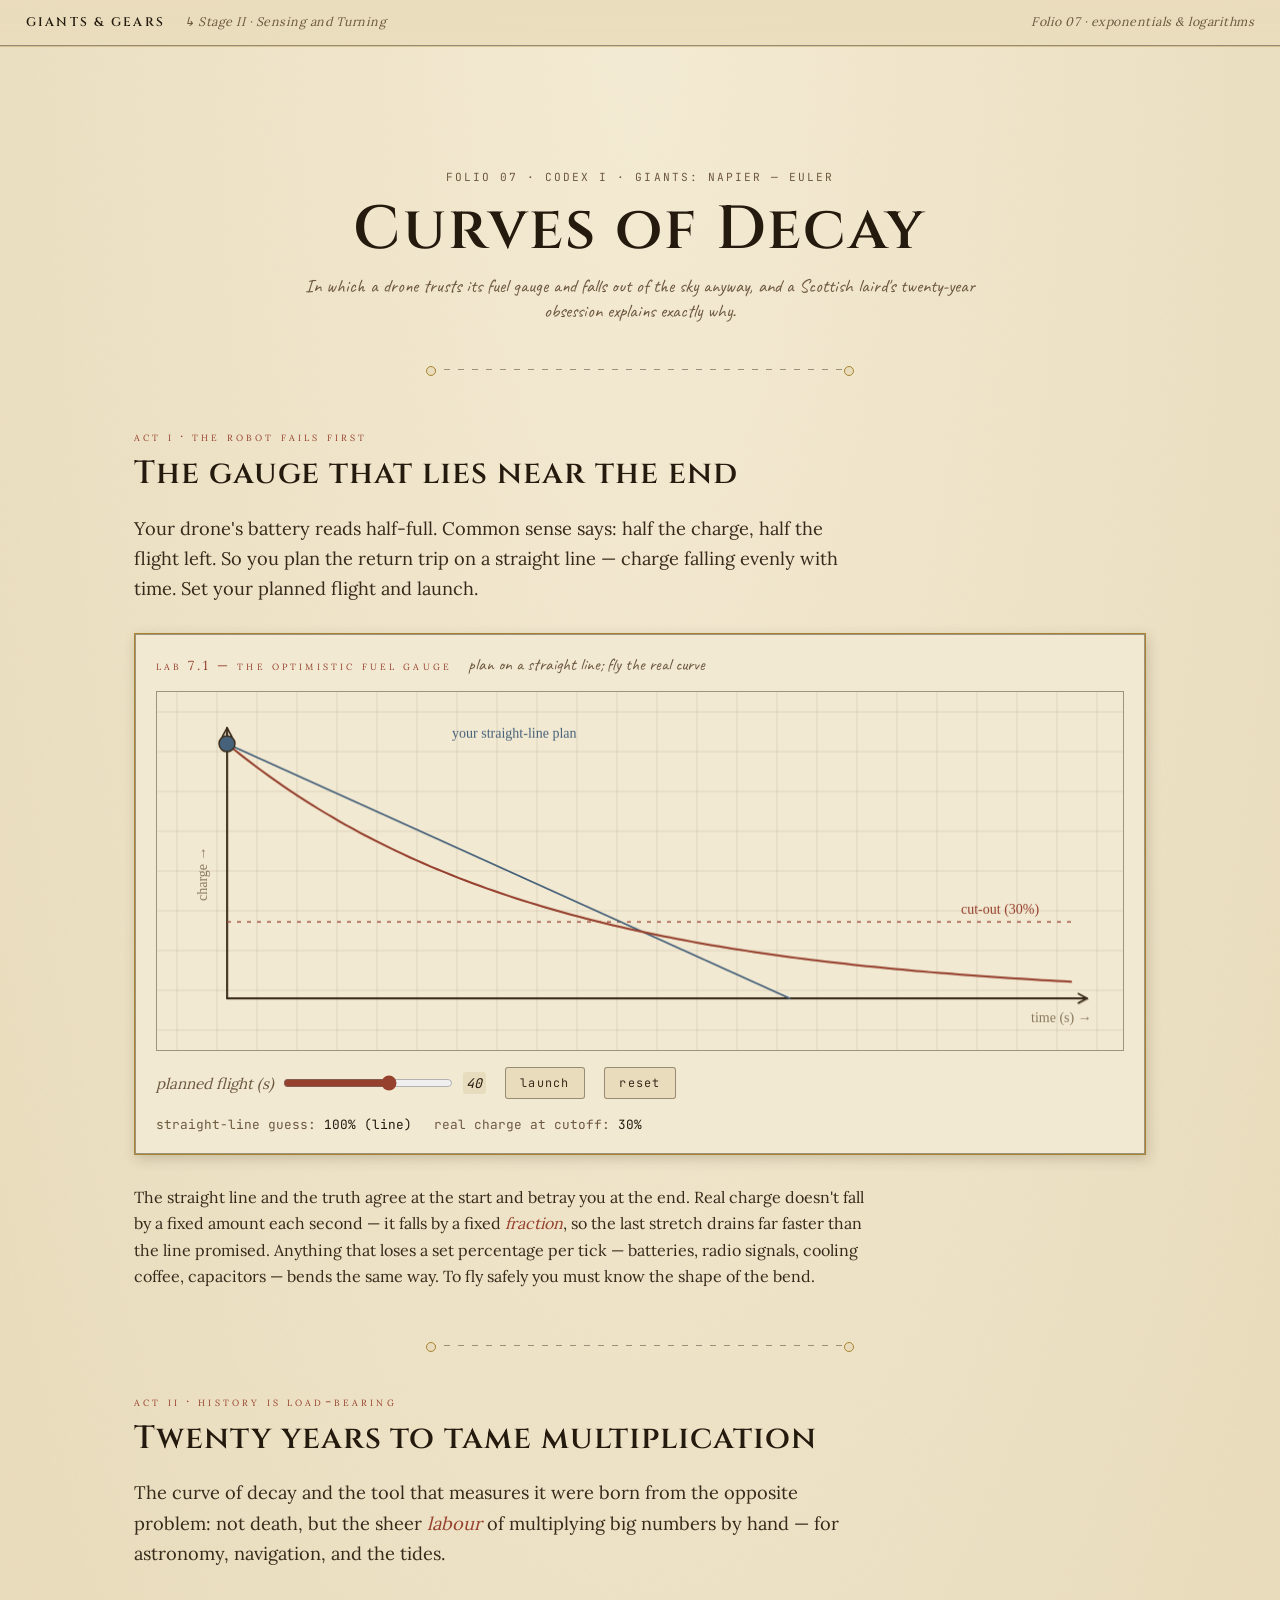
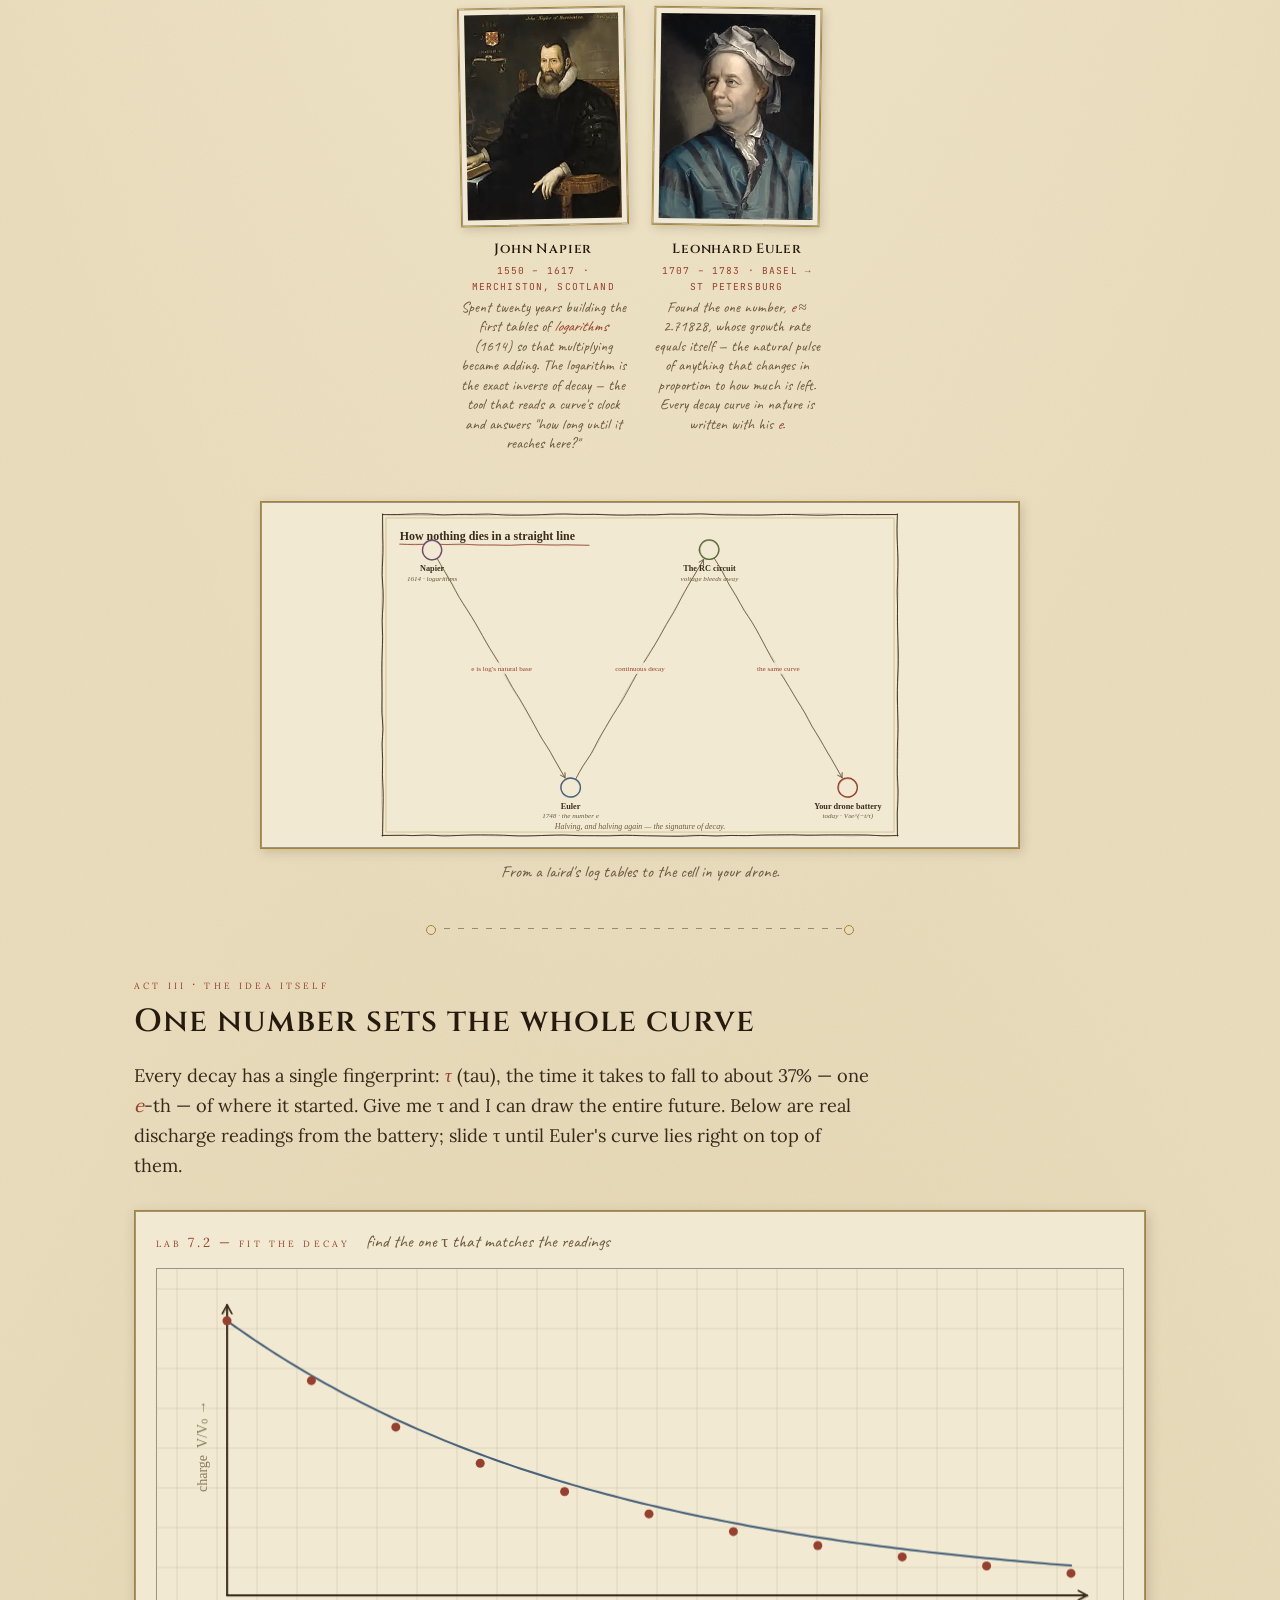
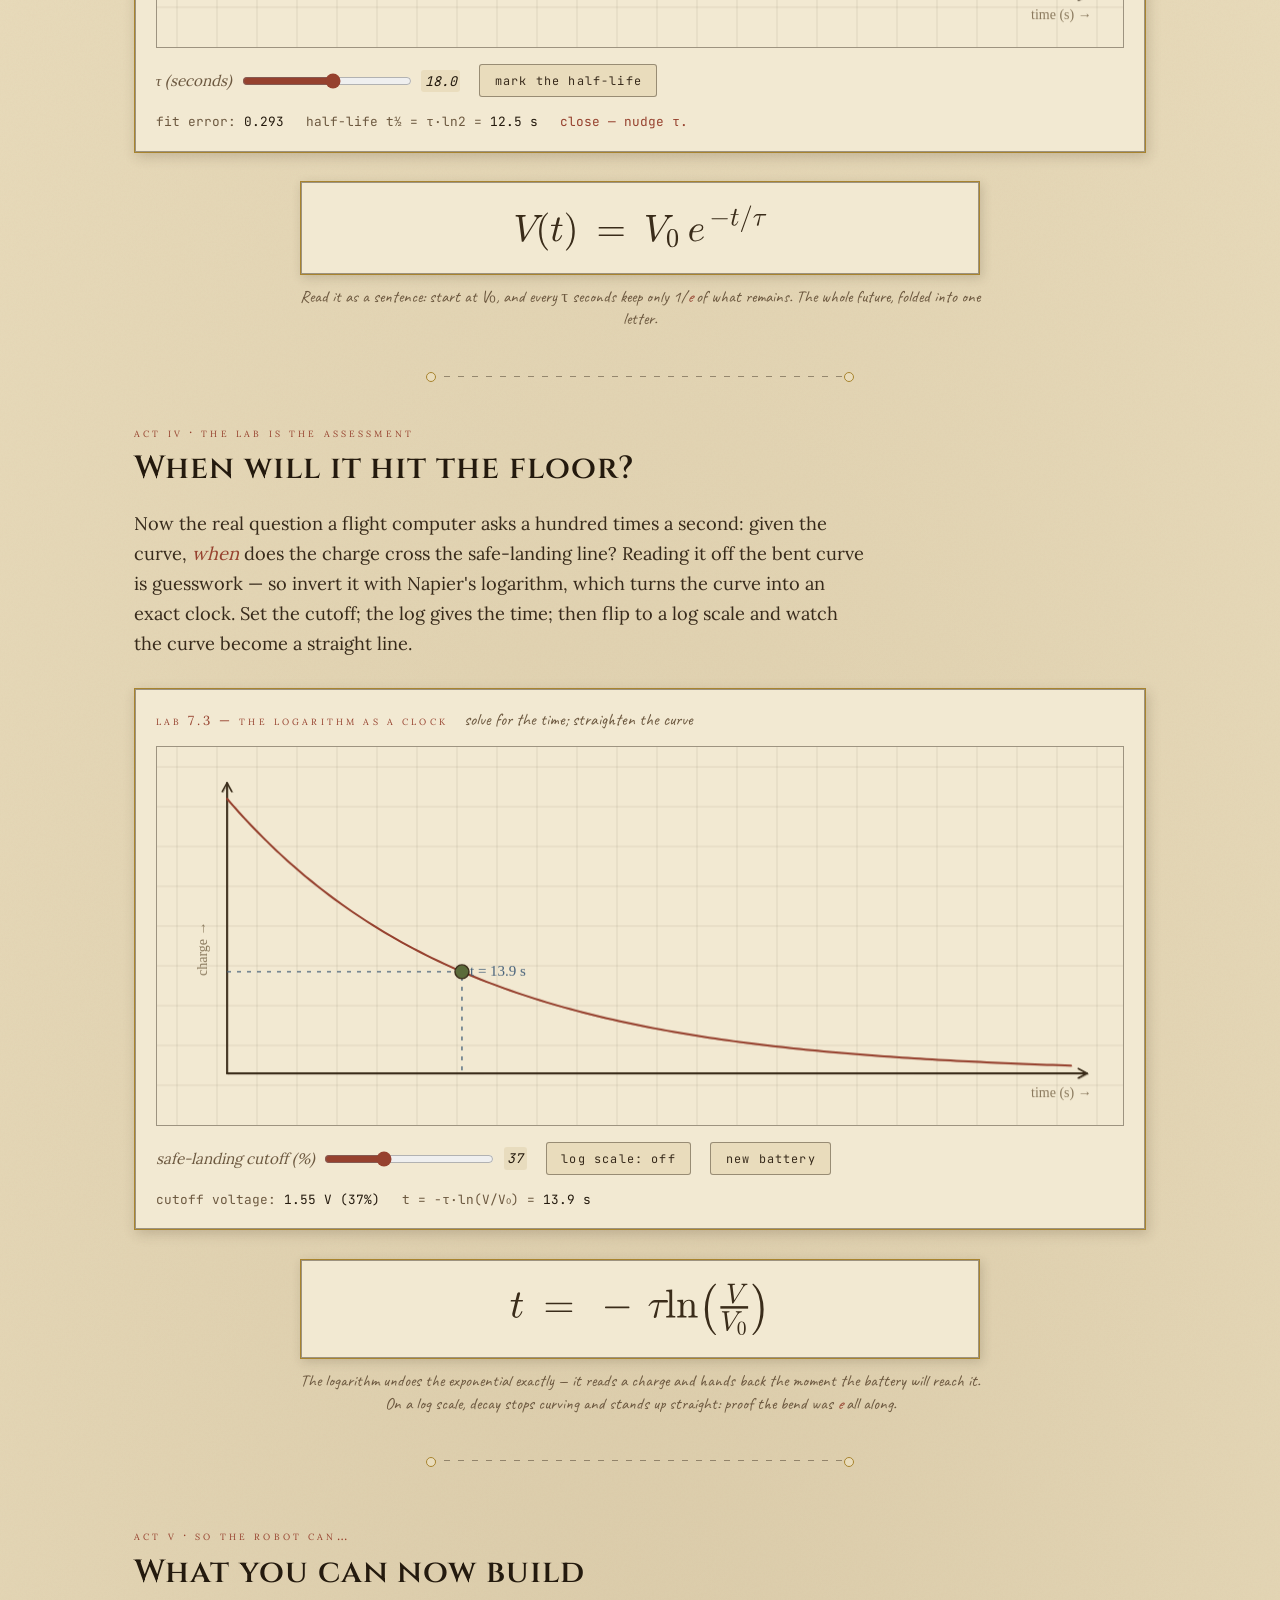
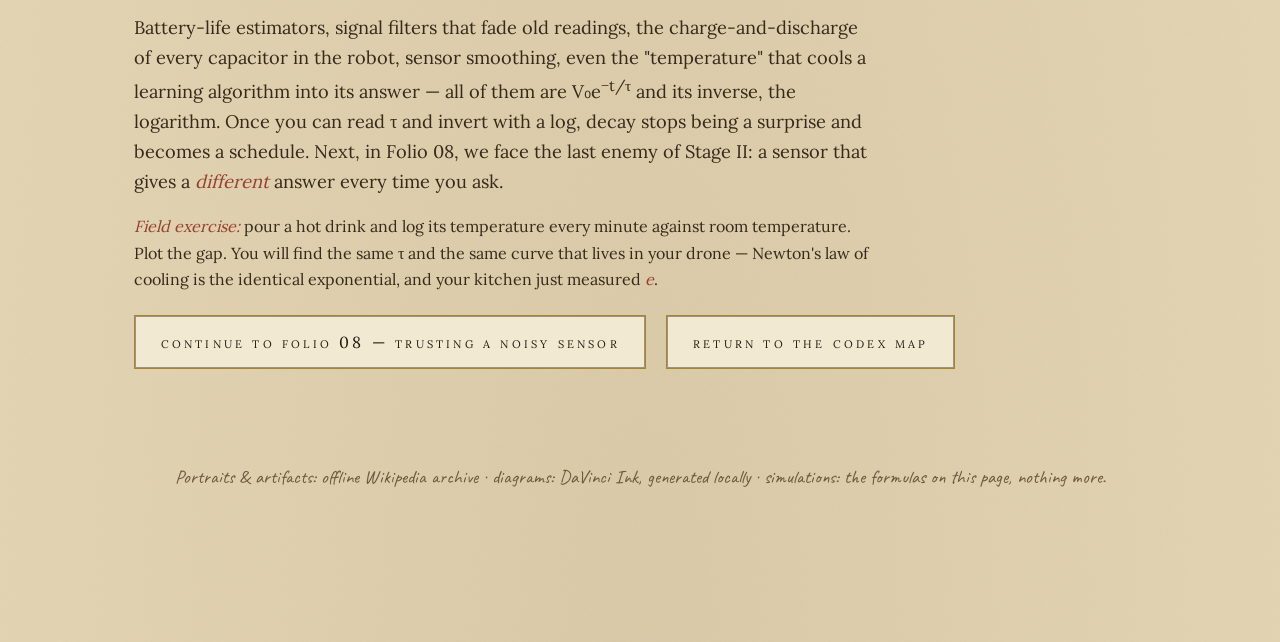
<file: units/curves-of-decay.html>
<!doctype html>
<html lang="en">
<head>
<meta charset="utf-8">
<meta name="viewport" content="width=device-width, initial-scale=1">
<title>Folio 07 — Curves of Decay · Giants &amp; Gears</title>
<link rel="stylesheet" href="../assets/css/golden-archive-kit.css">
<link rel="stylesheet" href="../assets/css/site.css">
</head>
<body>

<nav class="chrome">
  <a class="wordmark" href="../index.html">Giants &amp; Gears</a>
  <span class="crumb">↳ Stage II · Sensing and Turning</span>
  <span class="right">Folio 07 · exponentials &amp; logarithms</span>
</nav>

<main>
  <header style="text-align:center; margin:3.5rem 0 1rem;">
    <div class="catalog reveal">FOLIO 07 · CODEX I · GIANTS: NAPIER — EULER</div>
    <h1 class="reveal" style="margin:.6rem 0;">Curves of Decay</h1>
    <p class="plaque-caption reveal" style="max-width:42rem;margin:0 auto;">
      In which a drone trusts its fuel gauge and falls out of the sky anyway,
      and a Scottish laird's twenty-year obsession explains exactly why.
    </p>
  </header>

  <div class="constellation-rule"></div>

  <!-- ================= ACT I ================= -->
  <section class="exhibit wide">
    <div>
      <div class="smallcaps reveal">act i · the robot fails first</div>
      <h2 class="reveal">The gauge that lies near the end</h2>
      <p class="lede reveal">
        Your drone's battery reads half-full. Common sense says: half the charge,
        half the flight left. So you plan the return trip on a straight line —
        charge falling evenly with time. Set your planned flight and launch.
      </p>
      <div class="lab reveal">
        <div class="lab-head">
          <span class="smallcaps">lab 7.1 — the optimistic fuel gauge</span>
          <span class="plaque-caption">plan on a straight line; fly the real curve</span>
        </div>
        <canvas id="gauge" height="360"></canvas>
        <div class="controls">
          <label>planned flight (s) <input type="range" id="plan" min="5" max="60" value="40" step="1"> <code id="planv">40</code></label>
          <button class="toggle" id="launch">launch</button>
          <button class="toggle" id="gaugeReset">reset</button>
        </div>
        <div class="readout">
          <span>straight-line guess: <b id="lin">—</b></span>
          <span>real charge at cutoff: <b id="realv">—</b></span>
          <span id="gaugeStatus" style="color:var(--chalk)"></span>
        </div>
      </div>
      <p class="reveal">
        The straight line and the truth agree at the start and betray you at the
        end. Real charge doesn't fall by a fixed amount each second — it falls by a
        fixed <em>fraction</em>, so the last stretch drains far faster than the
        line promised. Anything that loses a set percentage per tick — batteries,
        radio signals, cooling coffee, capacitors — bends the same way. To fly
        safely you must know the shape of the bend.
      </p>
    </div>
  </section>

  <div class="constellation-rule"></div>

  <!-- ================= ACT II ================= -->
  <section>
    <div class="smallcaps reveal">act ii · history is load-bearing</div>
    <h2 class="reveal">Twenty years to tame multiplication</h2>
    <p class="lede reveal">
      The curve of decay and the tool that measures it were born from the opposite
      problem: not death, but the sheer <em>labour</em> of multiplying big numbers
      by hand — for astronomy, navigation, and the tides.
    </p>

    <div class="gallery">
      <figure class="portrait reveal">
        <div class="frame"><img src="../assets/img/portraits/napier.jpg" alt="John Napier"></div>
        <figcaption class="plaque">
          <div class="name">John Napier</div>
          <div class="dates">1550 – 1617 · MERCHISTON, SCOTLAND</div>
          <div class="role">Spent twenty years building the first tables of <em>logarithms</em> (1614) so that multiplying became adding. The logarithm is the exact inverse of decay — the tool that reads a curve's clock and answers "how long until it reaches here?"</div>
        </figcaption>
      </figure>
      <figure class="portrait reveal">
        <div class="frame"><img src="../assets/img/portraits/euler.jpg" alt="Leonhard Euler"></div>
        <figcaption class="plaque">
          <div class="name">Leonhard Euler</div>
          <div class="dates">1707 – 1783 · BASEL → ST PETERSBURG</div>
          <div class="role">Found the one number, <em>e</em> ≈ 2.71828, whose growth rate equals itself — the natural pulse of anything that changes in proportion to how much is left. Every decay curve in nature is written with his <em>e</em>.</div>
        </figcaption>
      </figure>
    </div>

    <figure class="formula-artifact reveal">
      <div class="frame"><img src="../assets/img/diagrams/decay-history.svg" alt="how nothing dies in a straight line"></div>
      <figcaption class="plaque-caption">From a laird's log tables to the cell in your drone.</figcaption>
    </figure>
  </section>

  <div class="constellation-rule"></div>

  <!-- ================= ACT III ================= -->
  <section>
    <div class="smallcaps reveal">act iii · the idea itself</div>
    <h2 class="reveal">One number sets the whole curve</h2>
    <p class="lede reveal">
      Every decay has a single fingerprint: <em>τ</em> (tau), the time it takes to
      fall to about 37% — one <em>e</em>-th — of where it started. Give me τ and I
      can draw the entire future. Below are real discharge readings from the
      battery; slide τ until Euler's curve lies right on top of them.
    </p>

    <div class="lab reveal">
      <div class="lab-head">
        <span class="smallcaps">lab 7.2 — fit the decay</span>
        <span class="plaque-caption">find the one τ that matches the readings</span>
      </div>
      <canvas id="fit" height="380"></canvas>
      <div class="controls">
        <label>τ (seconds) <input type="range" id="tau" min="4" max="30" value="18" step="0.2"> <code id="tauv">18.0</code></label>
        <button class="toggle" id="showHalf">mark the half-life</button>
      </div>
      <div class="readout">
        <span>fit error: <b id="fitErr">—</b></span>
        <span>half-life t½ = τ·ln2 = <b id="halfLife">—</b></span>
        <span id="fitStatus" style="color:var(--chalk)"></span>
      </div>
    </div>

    <figure class="formula-artifact reveal">
      <div class="frame"><img src="../assets/img/diagrams/f-decay.svg" alt="V of t equals V naught e to the minus t over tau" style="max-height:56px;"></div>
      <figcaption class="plaque-caption">
        Read it as a sentence: start at V₀, and every τ seconds keep only
        1/<em>e</em> of what remains. The whole future, folded into one letter.
      </figcaption>
    </figure>
  </section>

  <div class="constellation-rule"></div>

  <!-- ================= ACT IV ================= -->
  <section>
    <div class="smallcaps reveal">act iv · the lab is the assessment</div>
    <h2 class="reveal">When will it hit the floor?</h2>
    <p class="lede reveal">
      Now the real question a flight computer asks a hundred times a second: given
      the curve, <em>when</em> does the charge cross the safe-landing line? Reading
      it off the bent curve is guesswork — so invert it with Napier's logarithm,
      which turns the curve into an exact clock. Set the cutoff; the log gives the
      time; then flip to a log scale and watch the curve become a straight line.
    </p>

    <div class="lab reveal">
      <div class="lab-head">
        <span class="smallcaps">lab 7.3 — the logarithm as a clock</span>
        <span class="plaque-caption">solve for the time; straighten the curve</span>
      </div>
      <canvas id="clock" height="380"></canvas>
      <div class="controls">
        <label>safe-landing cutoff (%) <input type="range" id="cutoff" min="10" max="90" value="37" step="1"> <code id="cutoffv">37</code></label>
        <button class="toggle" id="logScale">log scale: off</button>
        <button class="toggle" id="clockNew">new battery</button>
      </div>
      <div class="readout">
        <span>cutoff voltage: <b id="cutV">—</b></span>
        <span>t = −τ·ln(V/V₀) = <b id="solveTime">—</b></span>
        <span id="clockStatus" style="color:var(--chalk)"></span>
      </div>
    </div>

    <figure class="formula-artifact reveal">
      <div class="frame"><img src="../assets/img/diagrams/f-log.svg" alt="t equals minus tau ln V over V naught" style="max-height:68px;"></div>
      <figcaption class="plaque-caption">
        The logarithm undoes the exponential exactly — it reads a charge and hands
        back the moment the battery will reach it. On a log scale, decay stops
        curving and stands up straight: proof the bend was <em>e</em> all along.
      </figcaption>
    </figure>
  </section>

  <div class="constellation-rule"></div>

  <!-- ================= ACT V ================= -->
  <section class="exhibit wide" style="margin:4rem 0;">
    <div>
      <div class="smallcaps reveal">act v · so the robot can…</div>
      <h2 class="reveal">What you can now build</h2>
      <p class="lede reveal">
        Battery-life estimators, signal filters that fade old readings, the
        charge-and-discharge of every capacitor in the robot, sensor smoothing,
        even the "temperature" that cools a learning algorithm into its answer —
        all of them are V₀e<sup>−t/τ</sup> and its inverse, the logarithm. Once you
        can read τ and invert with a log, decay stops being a surprise and becomes
        a schedule. Next, in Folio&nbsp;08, we face the last enemy of Stage&nbsp;II:
        a sensor that gives a <em>different</em> answer every time you ask.
      </p>
      <p class="reveal" style="margin-top:1rem;">
        <em>Field exercise:</em> pour a hot drink and log its temperature every
        minute against room temperature. Plot the gap. You will find the same τ
        and the same curve that lives in your drone — Newton's law of cooling is
        the identical exponential, and your kitchen just measured <em>e</em>.
      </p>
      <a class="next-exhibit reveal" href="trusting-a-noisy-sensor.html">continue to folio 08 — trusting a noisy sensor</a>
      <a class="next-exhibit reveal" href="../index.html" style="margin-left:1rem;">return to the codex map</a>
    </div>
  </section>

  <footer>
    <div class="plaque-caption">
      Portraits &amp; artifacts: offline Wikipedia archive · diagrams: DaVinci Ink,
      generated locally · simulations: the formulas on this page, nothing more.
    </div>
  </footer>
</main>

<script>
const TAU = Math.PI * 2, E = Math.E;
const C = { bg:'#f2e9d2', grid:'rgba(58,44,26,.10)', ink:'#3a2c1a', chalk:'#96412e',
            slate:'#46617a', olive:'#5b6b3a', gold:'#a8842f', ghost:'#8a795d' };
const HAND = "'Ink Free', 'Segoe Print', cursive";

function setupCanvas(cv) {
  const designH = parseInt(cv.getAttribute('height'), 10);   // fixed design height
  function resize() {
    const dpr = devicePixelRatio || 1;
    const w = Math.max(1, cv.clientWidth);
    cv.width = w * dpr; cv.height = designH * dpr;
    cv.style.height = designH + 'px';
    const ctx = cv.getContext('2d');
    ctx.setTransform(dpr, 0, 0, dpr, 0, 0);
    return ctx;
  }
  return { resize, get w() { return Math.max(1, cv.clientWidth); }, get h() { return designH; } };
}
function inkStroke(ctx, drawPath, color, width) {
  ctx.save(); ctx.strokeStyle = color; ctx.lineWidth = width; ctx.lineCap = 'round';
  ctx.beginPath(); drawPath(0, 0); ctx.stroke();
  ctx.globalAlpha = 0.35; ctx.lineWidth = Math.max(1, width * 0.45);
  ctx.beginPath(); drawPath(1.1, 0.8); ctx.stroke(); ctx.restore();
}
function paper(ctx, w, h) {
  ctx.fillStyle = C.bg; ctx.fillRect(0, 0, w, h);
  ctx.strokeStyle = C.grid; ctx.lineWidth = 1;
  for (let x = 20; x < w; x += 40) { ctx.beginPath(); ctx.moveTo(x, 0); ctx.lineTo(x, h); ctx.stroke(); }
  for (let y = 20; y < h; y += 40) { ctx.beginPath(); ctx.moveTo(0, y); ctx.lineTo(w, y); ctx.stroke(); }
}
function inkArrow(ctx, x1, y1, x2, y2, color, width) {
  inkStroke(ctx, (ox, oy) => { ctx.moveTo(x1 + ox, y1 + oy); ctx.lineTo(x2 + ox, y2 + oy); }, color, width);
  const a = Math.atan2(y2 - y1, x2 - x1);
  inkStroke(ctx, (ox, oy) => {
    ctx.moveTo(x2 + ox, y2 + oy); ctx.lineTo(x2 - 10 * Math.cos(a - 0.5) + ox, y2 - 10 * Math.sin(a - 0.5) + oy);
    ctx.moveTo(x2 + ox, y2 + oy); ctx.lineTo(x2 - 10 * Math.cos(a + 0.5) + ox, y2 - 10 * Math.sin(a + 0.5) + oy);
  }, color, width * 0.85);
}
// a plot frame: returns scale helpers over [0,XMAX]x[0,1] (fraction of full)
function frame(S, ctx) {
  const w = S.w, h = S.h, pad = 52, x0 = pad + 18, y0 = h - pad;
  const plotW = w - x0 - pad, plotH = h - 2 * pad;
  inkArrow(ctx, x0, y0, x0 + plotW + 16, y0, C.ink, 1.8);
  inkArrow(ctx, x0, y0, x0, y0 - plotH - 16, C.ink, 1.8);
  return { x0, y0, plotW, plotH };
}

/* ---------------- LAB 7.1 — the optimistic gauge ---------------- */
(function () {
  const cv = document.getElementById('gauge'), S = setupCanvas(cv);
  let ctx = S.resize(), anim = null, prog = 0;
  const el = (id) => document.getElementById(id);
  const TAU_S = 22, CUT = 0.30, XMAX = 60;    // cutoff at 30% charge
  const real = (t) => Math.exp(-t / TAU_S);
  const cutoffTime = -TAU_S * Math.log(CUT);   // when real hits 30%

  function draw() {
    const w = S.w, h = S.h; paper(ctx, w, h);
    const F = frame(S, ctx);
    const sx = (t) => F.x0 + (t / XMAX) * F.plotW;
    const sy = (v) => F.y0 - v * F.plotH;
    ctx.fillStyle = C.ghost; ctx.font = '14px ' + HAND;
    ctx.fillText('time (s) →', F.x0 + F.plotW - 40, F.y0 + 24);
    ctx.save(); ctx.translate(F.x0 - 20, F.y0 - F.plotH / 2 + 30); ctx.rotate(-Math.PI / 2); ctx.fillText('charge →', 0, 0); ctx.restore();
    // cutoff line
    ctx.save(); ctx.setLineDash([4, 6]); ctx.strokeStyle = C.chalk; ctx.lineWidth = 1.3;
    ctx.beginPath(); ctx.moveTo(F.x0, sy(CUT)); ctx.lineTo(F.x0 + F.plotW, sy(CUT)); ctx.stroke(); ctx.restore();
    ctx.fillStyle = C.chalk; ctx.fillText('cut-out (30%)', F.x0 + F.plotW - 110, sy(CUT) - 8);
    // straight-line guess (full at 0 -> empty at planned time)
    const plan = +el('plan').value;
    inkStroke(ctx, (ox, oy) => { ctx.moveTo(sx(0) + ox, sy(1) + oy); ctx.lineTo(sx(plan) + ox, sy(0) + oy); }, C.slate, 1.8);
    ctx.fillStyle = C.slate; ctx.fillText('your straight-line plan', sx(plan * 0.4), sy(1) - 6);
    // real curve
    inkStroke(ctx, (ox, oy) => {
      for (let i = 0; i <= 120; i++) { const t = i / 120 * XMAX; const px = sx(t) + ox, py = sy(real(t)) + oy; i ? ctx.lineTo(px, py) : ctx.moveTo(px, py); }
    }, C.chalk, 2);
    // drone marker travels along real curve during flight
    const t = plan * prog, v = real(t);
    const dead = t >= cutoffTime;
    ctx.save(); ctx.fillStyle = dead ? C.chalk : C.slate; ctx.strokeStyle = C.ink; ctx.lineWidth = 1.4;
    ctx.beginPath(); ctx.arc(sx(Math.min(t, cutoffTime)), sy(Math.max(v, CUT)), 8, 0, TAU); ctx.fill(); ctx.stroke(); ctx.restore();
    if (dead && prog > 0) { ctx.fillStyle = C.chalk; ctx.font = '18px ' + HAND; ctx.fillText('cut out here', sx(cutoffTime) + 8, sy(CUT) - 20); }
    // readouts
    el('planv').textContent = plan;
    el('lin').textContent = (100 * Math.max(0, 1 - prog)).toFixed(0) + '% (line)';
    el('realv').textContent = (100 * real(Math.min(plan, cutoffTime))).toFixed(0) + '%';
  }
  function launch() {
    if (anim) cancelAnimationFrame(anim);
    prog = 0; const plan = +el('plan').value;
    const step = () => {
      prog = Math.min(1, prog + 0.02); draw();
      if (prog < 1) { anim = requestAnimationFrame(step); return; }
      anim = null;
      el('gaugeStatus').textContent = plan > cutoffTime
        ? 'the drone cut out at ' + cutoffTime.toFixed(0) + ' s — your line promised ' + plan + ' s. It fell.'
        : 'landed with margin — but you planned short to be safe. The curve, not the line, sets the limit (' + cutoffTime.toFixed(0) + ' s).';
    };
    anim = requestAnimationFrame(step);
  }
  el('plan').addEventListener('input', () => { prog = 0; el('gaugeStatus').textContent = ''; draw(); });
  el('launch').addEventListener('click', launch);
  el('gaugeReset').addEventListener('click', () => { prog = 0; el('gaugeStatus').textContent = ''; draw(); });
  addEventListener('resize', () => { ctx = S.resize(); draw(); });
  draw();
})();

/* ---------------- LAB 7.2 — fit the decay ---------------- */
(function () {
  const cv = document.getElementById('fit'), S = setupCanvas(cv);
  let ctx = S.resize(), showHalf = false;
  const el = (id) => document.getElementById(id);
  const TRUE_TAU = 16, XMAX = 40;
  // sampled readings (fixed jitter, deterministic)
  const data = [];
  for (let i = 0; i <= 10; i++) { const t = i * 4; const j = (Math.sin(i * 12.9) * 0.5) * 0.02; data.push([t, Math.exp(-t / TRUE_TAU) + j]); }

  function draw() {
    const w = S.w, h = S.h; paper(ctx, w, h);
    const F = frame(S, ctx);
    const sx = (t) => F.x0 + (t / XMAX) * F.plotW;
    const sy = (v) => F.y0 - v * F.plotH;
    ctx.fillStyle = C.ghost; ctx.font = '14px ' + HAND;
    ctx.fillText('time (s) →', F.x0 + F.plotW - 40, F.y0 + 24);
    ctx.save(); ctx.translate(F.x0 - 20, F.y0 - F.plotH / 2 + 34); ctx.rotate(-Math.PI / 2); ctx.fillText('charge  V/V₀ →', 0, 0); ctx.restore();
    const tau = +el('tau').value;
    // candidate curve
    inkStroke(ctx, (ox, oy) => {
      for (let i = 0; i <= 120; i++) { const t = i / 120 * XMAX; const px = sx(t) + ox, py = sy(Math.exp(-t / tau)) + oy; i ? ctx.lineTo(px, py) : ctx.moveTo(px, py); }
    }, C.slate, 2);
    // data points
    let err = 0;
    for (const [t, v] of data) {
      err += Math.abs(v - Math.exp(-t / tau));
      ctx.save(); ctx.fillStyle = C.chalk; ctx.beginPath(); ctx.arc(sx(t), sy(v), 4.5, 0, TAU); ctx.fill(); ctx.restore();
    }
    // e-th line and half-life
    if (showHalf) {
      const th = tau * Math.LN2;
      ctx.save(); ctx.setLineDash([4, 6]); ctx.strokeStyle = C.olive; ctx.lineWidth = 1.3;
      ctx.beginPath(); ctx.moveTo(F.x0, sy(0.5)); ctx.lineTo(sx(th), sy(0.5)); ctx.lineTo(sx(th), F.y0); ctx.stroke(); ctx.restore();
      ctx.fillStyle = C.olive; ctx.fillText('half-life ' + th.toFixed(1) + ' s', sx(th) + 6, sy(0.5) - 8);
    }
    el('tauv').textContent = tau.toFixed(1);
    el('fitErr').textContent = err.toFixed(3);
    el('halfLife').textContent = (tau * Math.LN2).toFixed(1) + ' s';
    el('fitStatus').textContent = err < 0.06 ? '✦ locked on — that is the battery’s τ.' : (Math.abs(tau - TRUE_TAU) < 4 ? 'close — nudge τ.' : '');
  }
  el('tau').addEventListener('input', draw);
  el('showHalf').addEventListener('click', function () { showHalf = !showHalf; this.classList.toggle('on', showHalf); draw(); });
  addEventListener('resize', () => { ctx = S.resize(); draw(); });
  draw();
})();

/* ---------------- LAB 7.3 — the logarithm as a clock ---------------- */
(function () {
  const cv = document.getElementById('clock'), S = setupCanvas(cv);
  let ctx = S.resize(), logScale = false, tau = 14;
  const el = (id) => document.getElementById(id);
  const XMAX = 50, V0 = 4.2;                  // volts

  function newBattery() { tau = 9 + Math.random() * 12; el('clockStatus').textContent = ''; draw(); }
  function draw() {
    const w = S.w, h = S.h; paper(ctx, w, h);
    const F = frame(S, ctx);
    const sx = (t) => F.x0 + (t / XMAX) * F.plotW;
    // y maps fraction [0..1]; in log mode map ln
    const frac = (t) => Math.exp(-t / tau);
    const sy = (f) => logScale
      ? F.y0 - ((Math.log(Math.max(f, 0.02)) - Math.log(0.02)) / (0 - Math.log(0.02))) * F.plotH
      : F.y0 - f * F.plotH;
    ctx.fillStyle = C.ghost; ctx.font = '14px ' + HAND;
    ctx.fillText('time (s) →', F.x0 + F.plotW - 40, F.y0 + 24);
    ctx.save(); ctx.translate(F.x0 - 20, F.y0 - F.plotH / 2 + 40); ctx.rotate(-Math.PI / 2);
    ctx.fillText(logScale ? 'ln(charge) →' : 'charge →', 0, 0); ctx.restore();
    // curve
    inkStroke(ctx, (ox, oy) => {
      for (let i = 0; i <= 140; i++) { const t = i / 140 * XMAX; const px = sx(t) + ox, py = sy(frac(t)) + oy; i ? ctx.lineTo(px, py) : ctx.moveTo(px, py); }
    }, C.chalk, 2);
    // cutoff
    const cut = +el('cutoff').value / 100;
    const tCross = -tau * Math.log(cut);
    ctx.save(); ctx.setLineDash([4, 6]); ctx.strokeStyle = C.slate; ctx.lineWidth = 1.3;
    ctx.beginPath(); ctx.moveTo(F.x0, sy(cut)); ctx.lineTo(sx(tCross), sy(cut)); ctx.lineTo(sx(tCross), F.y0); ctx.stroke(); ctx.restore();
    ctx.save(); ctx.fillStyle = C.olive; ctx.strokeStyle = C.ink; ctx.lineWidth = 1.4;
    ctx.beginPath(); ctx.arc(sx(tCross), sy(cut), 7, 0, TAU); ctx.fill(); ctx.stroke(); ctx.restore();
    ctx.fillStyle = C.slate; ctx.font = '15px ' + HAND;
    ctx.fillText('t = ' + tCross.toFixed(1) + ' s', sx(tCross) + 8, sy(cut) + 4);
    el('cutoffv').textContent = el('cutoff').value;
    el('cutV').textContent = (V0 * cut).toFixed(2) + ' V (' + el('cutoff').value + '%)';
    el('solveTime').textContent = tCross.toFixed(1) + ' s';
    if (logScale && !el('clockStatus').textContent)
      el('clockStatus').textContent = 'on a log scale the decay is a straight line — the bend was e all along.';
  }
  el('cutoff').addEventListener('input', draw);
  el('logScale').addEventListener('click', function () { logScale = !logScale; this.classList.toggle('on', logScale); this.textContent = 'log scale: ' + (logScale ? 'on' : 'off'); el('clockStatus').textContent = ''; draw(); });
  el('clockNew').addEventListener('click', newBattery);
  addEventListener('resize', () => { ctx = S.resize(); draw(); });
  draw();
})();
</script>
<script src="../assets/js/site.js"></script>
</body>
</html>
</file>
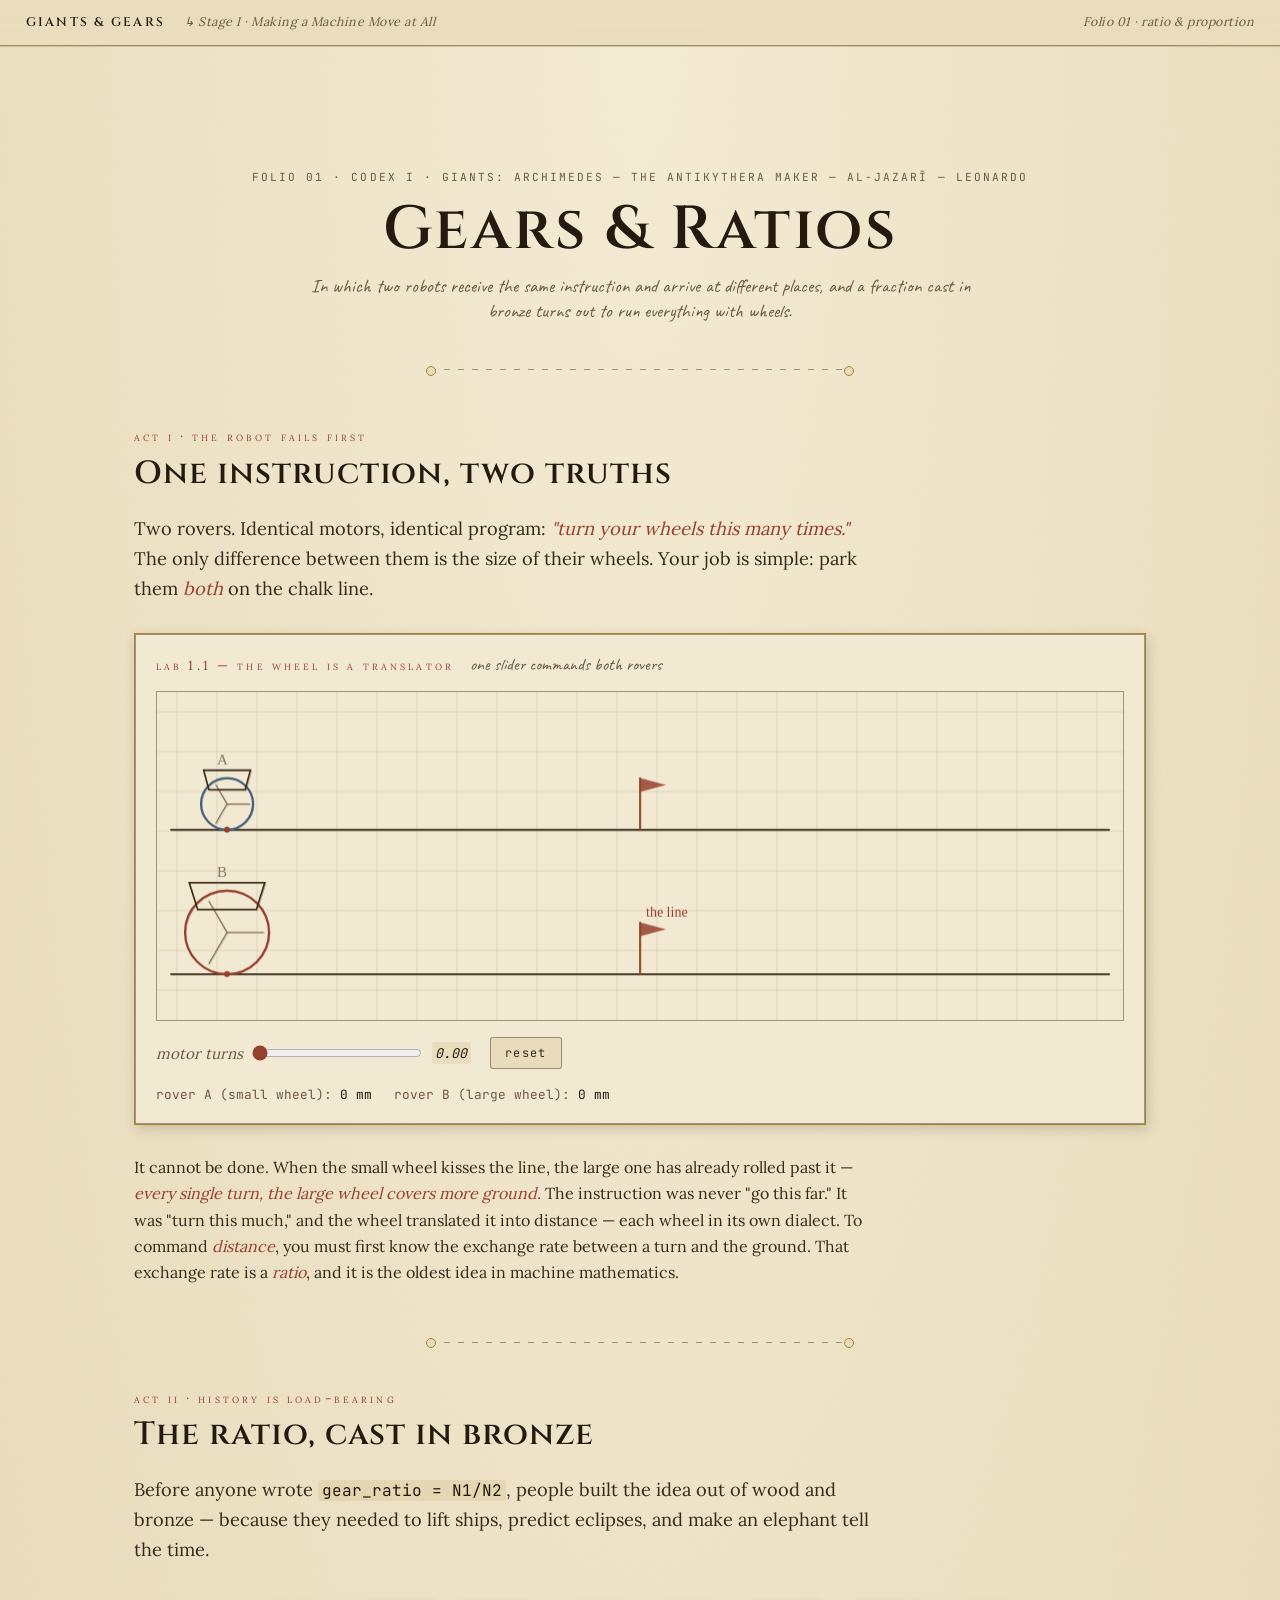
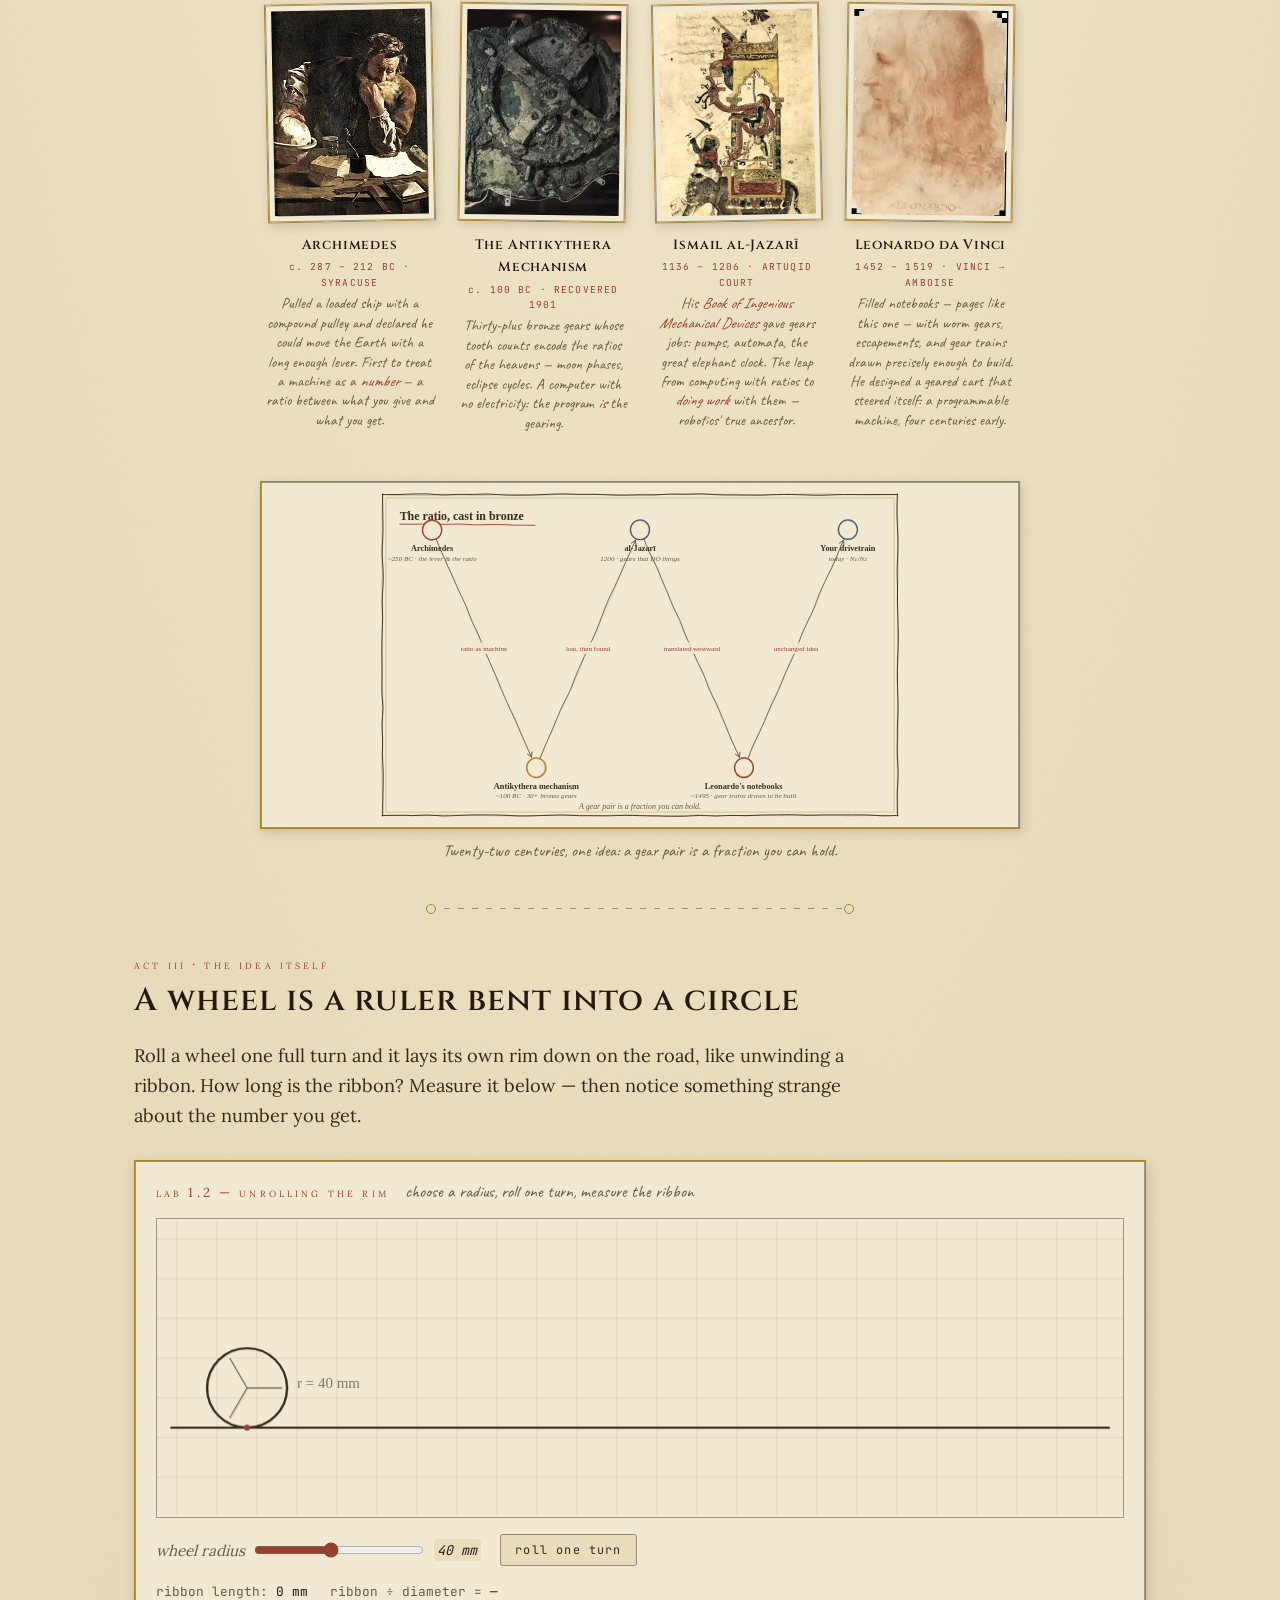
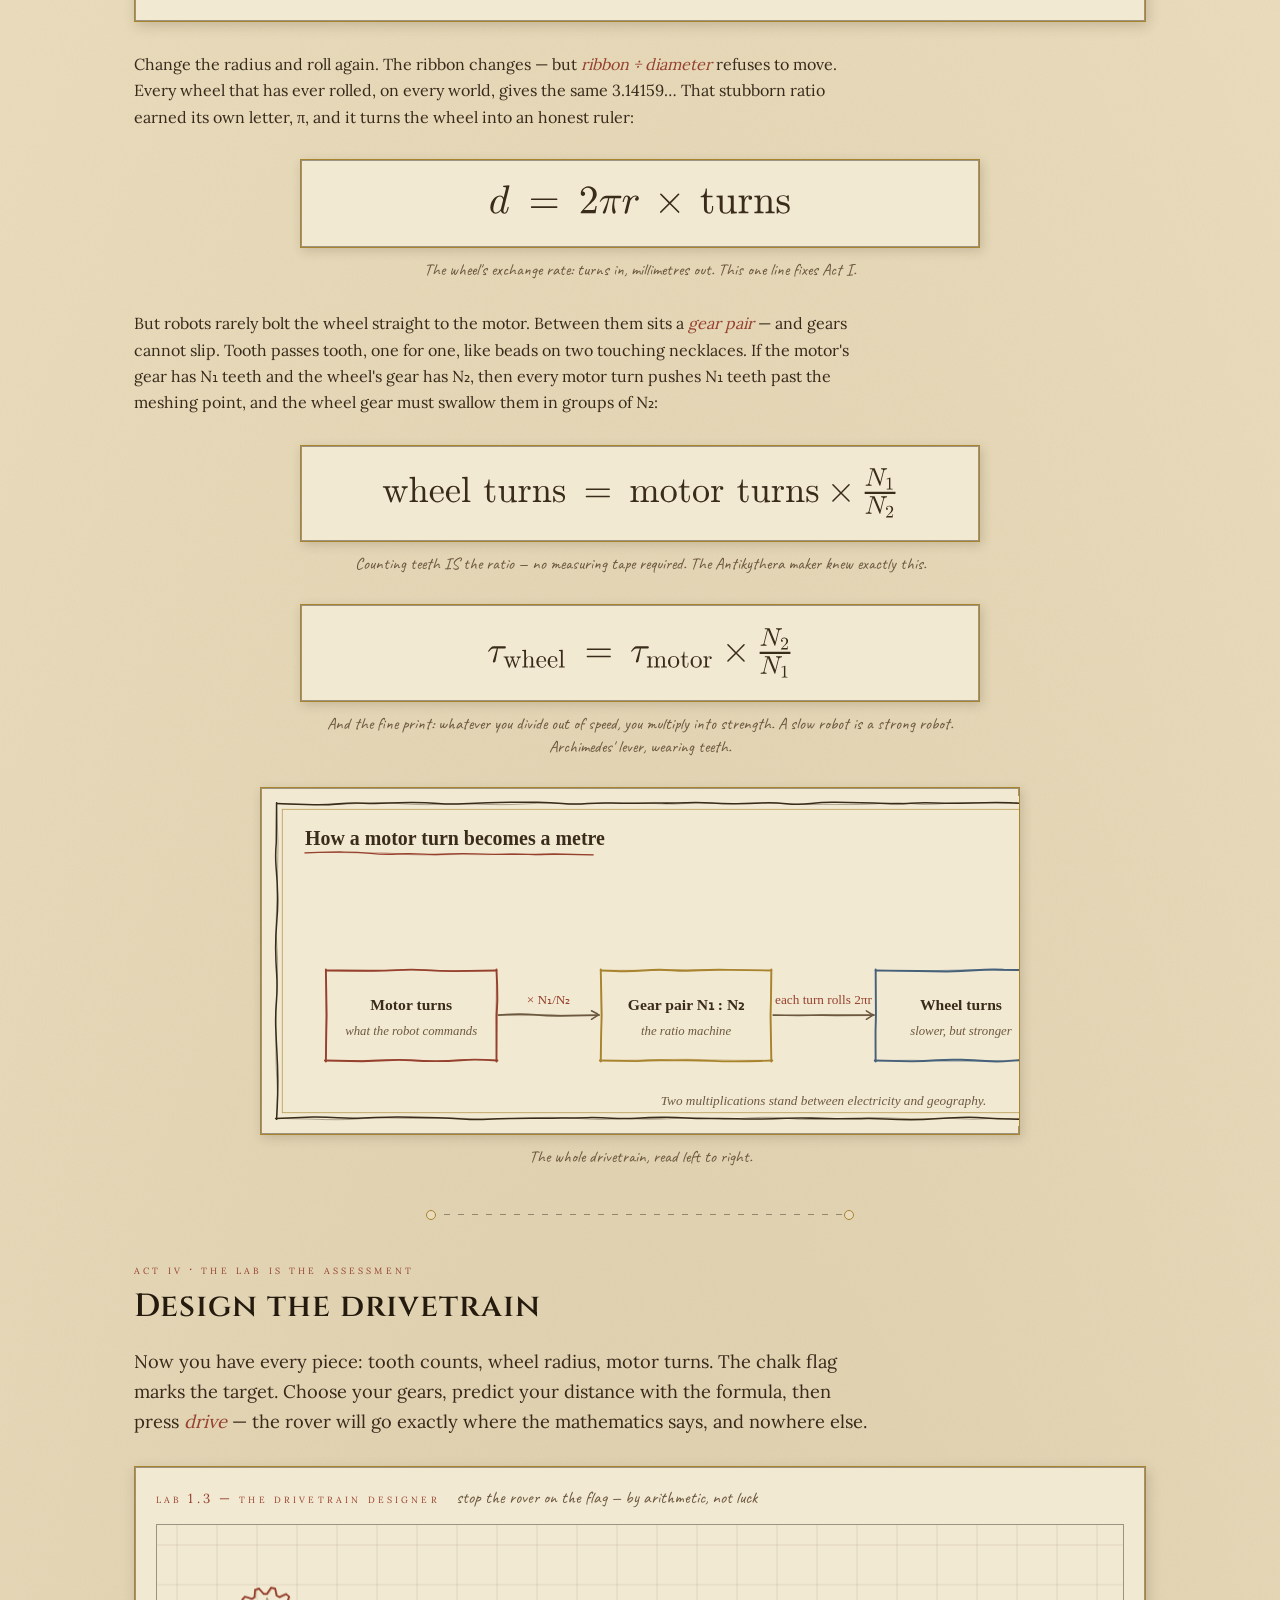
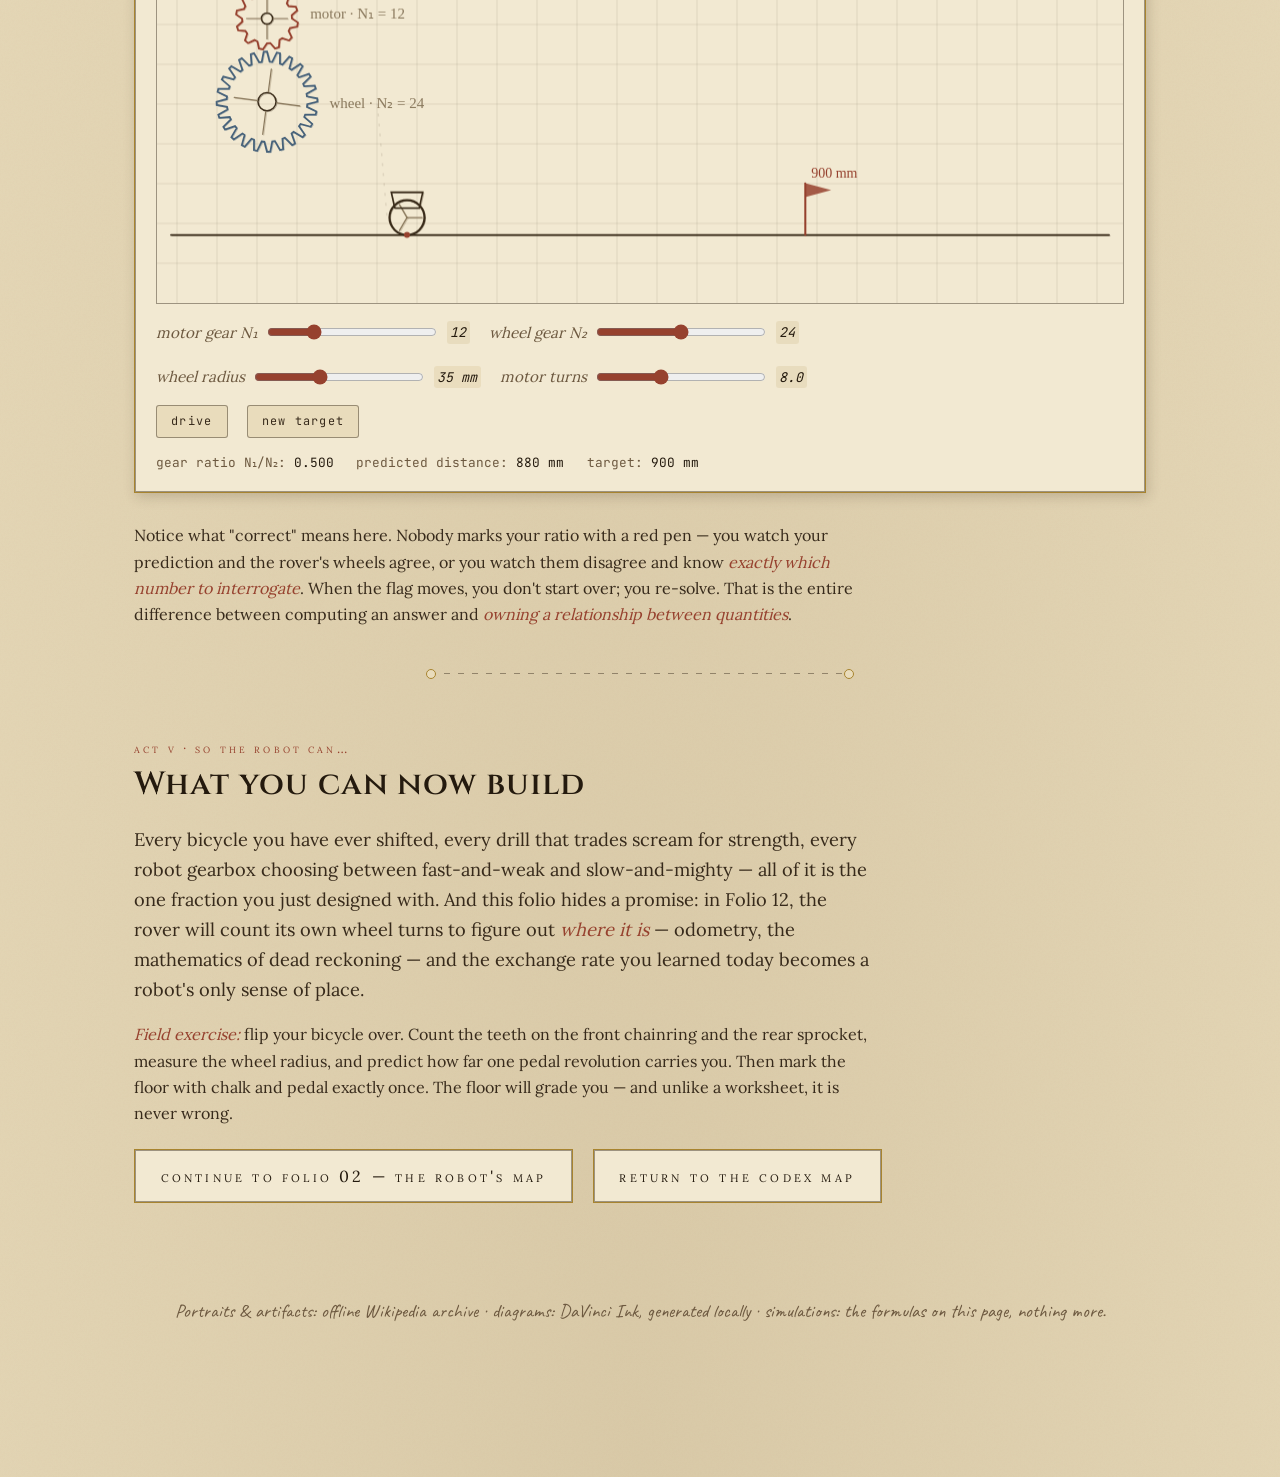
<file: units/gears-and-ratios.html>
<!doctype html>
<html lang="en">
<head>
<meta charset="utf-8">
<meta name="viewport" content="width=device-width, initial-scale=1">
<title>Folio 01 — Gears &amp; Ratios · Giants &amp; Gears</title>
<link rel="stylesheet" href="../assets/css/golden-archive-kit.css">
<link rel="stylesheet" href="../assets/css/site.css">
</head>
<body>

<nav class="chrome">
  <a class="wordmark" href="../index.html">Giants &amp; Gears</a>
  <span class="crumb">↳ Stage I · Making a Machine Move at All</span>
  <span class="right">Folio 01 · ratio &amp; proportion</span>
</nav>

<main>
  <header style="text-align:center; margin:3.5rem 0 1rem;">
    <div class="catalog reveal">FOLIO 01 · CODEX I · GIANTS: ARCHIMEDES — THE ANTIKYTHERA MAKER — AL-JAZARĪ — LEONARDO</div>
    <h1 class="reveal" style="margin:.6rem 0;">Gears &amp; Ratios</h1>
    <p class="plaque-caption reveal" style="max-width:42rem;margin:0 auto;">
      In which two robots receive the same instruction and arrive at different
      places, and a fraction cast in bronze turns out to run everything
      with wheels.
    </p>
  </header>

  <div class="constellation-rule"></div>

  <!-- ================= ACT I — THE ROBOT FAILS ================= -->
  <section class="exhibit wide">
    <div>
      <div class="smallcaps reveal">act i · the robot fails first</div>
      <h2 class="reveal">One instruction, two truths</h2>
      <p class="lede reveal">
        Two rovers. Identical motors, identical program: <em>"turn your wheels
        this many times."</em> The only difference between them is the size of
        their wheels. Your job is simple: park them <em>both</em> on the chalk
        line.
      </p>
      <div class="lab reveal">
        <div class="lab-head">
          <span class="smallcaps">lab 1.1 — the wheel is a translator</span>
          <span class="plaque-caption">one slider commands both rovers</span>
        </div>
        <canvas id="race" height="330"></canvas>
        <div class="controls">
          <label>motor turns <input type="range" id="turns1" min="0" max="8" value="0" step="0.25"> <code id="turns1v">0.00</code></label>
          <button class="toggle" id="raceReset">reset</button>
        </div>
        <div class="readout">
          <span>rover A (small wheel): <b id="distA">0 mm</b></span>
          <span>rover B (large wheel): <b id="distB">0 mm</b></span>
          <span id="raceStatus" style="color:var(--chalk)"></span>
        </div>
      </div>
      <p class="reveal">
        It cannot be done. When the small wheel kisses the line, the large one
        has already rolled past it — <em>every single turn, the large wheel
        covers more ground.</em> The instruction was never "go this far." It was
        "turn this much," and the wheel translated it into distance — each wheel
        in its own dialect. To command <em>distance</em>, you must first know the
        exchange rate between a turn and the ground. That exchange rate is a
        <em>ratio</em>, and it is the oldest idea in machine mathematics.
      </p>
    </div>
  </section>

  <div class="constellation-rule"></div>

  <!-- ================= ACT II — THE GIANTS ================= -->
  <section>
    <div class="smallcaps reveal">act ii · history is load-bearing</div>
    <h2 class="reveal">The ratio, cast in bronze</h2>
    <p class="lede reveal">
      Before anyone wrote <code>gear_ratio = N1/N2</code>, people built the
      idea out of wood and bronze — because they needed to lift ships, predict
      eclipses, and make an elephant tell the time.
    </p>

    <div class="gallery">
      <figure class="portrait reveal">
        <div class="frame"><img src="../assets/img/portraits/archimedes.jpg" alt="Archimedes"></div>
        <figcaption class="plaque">
          <div class="name">Archimedes</div>
          <div class="dates">c. 287 – 212 BC · SYRACUSE</div>
          <div class="role">Pulled a loaded ship with a compound pulley and declared he could move the Earth with a long enough lever. First to treat a machine as a <em>number</em> — a ratio between what you give and what you get.</div>
        </figcaption>
      </figure>
      <figure class="portrait reveal">
        <div class="frame"><img src="../assets/img/portraits/antikythera.jpg" alt="Antikythera mechanism, Fragment A"></div>
        <figcaption class="plaque">
          <div class="name">The Antikythera Mechanism</div>
          <div class="dates">c. 100 BC · RECOVERED 1901</div>
          <div class="role">Thirty-plus bronze gears whose tooth counts encode the ratios of the heavens — moon phases, eclipse cycles. A computer with no electricity: the program <em>is</em> the gearing.</div>
        </figcaption>
      </figure>
      <figure class="portrait reveal">
        <div class="frame"><img src="../assets/img/portraits/al-jazari.jpg" alt="al-Jazari's elephant clock"></div>
        <figcaption class="plaque">
          <div class="name">Ismail al-Jazarī</div>
          <div class="dates">1136 – 1206 · ARTUQID COURT</div>
          <div class="role">His <em>Book of Ingenious Mechanical Devices</em> gave gears jobs: pumps, automata, the great elephant clock. The leap from computing with ratios to <em>doing work</em> with them — robotics' true ancestor.</div>
        </figcaption>
      </figure>
      <figure class="portrait reveal">
        <div class="frame"><img src="../assets/img/portraits/leonardo.jpg" alt="Leonardo da Vinci"></div>
        <figcaption class="plaque">
          <div class="name">Leonardo da Vinci</div>
          <div class="dates">1452 – 1519 · VINCI → AMBOISE</div>
          <div class="role">Filled notebooks — pages like this one — with worm gears, escapements, and gear trains drawn precisely enough to build. He designed a geared cart that steered itself: a programmable machine, four centuries early.</div>
        </figcaption>
      </figure>
    </div>

    <figure class="formula-artifact reveal">
      <div class="frame"><img src="../assets/img/diagrams/gears-history.svg" alt="From Archimedes to your drivetrain"></div>
      <figcaption class="plaque-caption">Twenty-two centuries, one idea: a gear pair is a fraction you can hold.</figcaption>
    </figure>
  </section>

  <div class="constellation-rule"></div>

  <!-- ================= ACT III — THE MATHEMATICS ================= -->
  <section>
    <div class="smallcaps reveal">act iii · the idea itself</div>
    <h2 class="reveal">A wheel is a ruler bent into a circle</h2>
    <p class="lede reveal">
      Roll a wheel one full turn and it lays its own rim down on the road, like
      unwinding a ribbon. How long is the ribbon? Measure it below — then notice
      something strange about the number you get.
    </p>

    <div class="lab reveal">
      <div class="lab-head">
        <span class="smallcaps">lab 1.2 — unrolling the rim</span>
        <span class="plaque-caption">choose a radius, roll one turn, measure the ribbon</span>
      </div>
      <canvas id="roll" height="300"></canvas>
      <div class="controls">
        <label>wheel radius <input type="range" id="rollR" min="24" max="60" value="40" step="1"> <code id="rollRv">40 mm</code></label>
        <button class="toggle" id="rollGo">roll one turn</button>
      </div>
      <div class="readout">
        <span>ribbon length: <b id="ribbon">0 mm</b></span>
        <span>ribbon ÷ diameter = <b id="piRatio">—</b></span>
        <span id="rollNote" style="color:var(--chalk)"></span>
      </div>
    </div>

    <p class="reveal">
      Change the radius and roll again. The ribbon changes — but
      <em>ribbon ÷ diameter</em> refuses to move. Every wheel that has ever
      rolled, on every world, gives the same 3.14159… That stubborn ratio earned
      its own letter, π, and it turns the wheel into an honest ruler:
    </p>

    <figure class="formula-artifact reveal">
      <div class="frame"><img src="../assets/img/diagrams/f-circumference.svg" alt="distance equals two pi r times turns" style="max-height:52px;"></div>
      <figcaption class="plaque-caption">The wheel's exchange rate: turns in, millimetres out. This one line fixes Act I.</figcaption>
    </figure>

    <p class="reveal">
      But robots rarely bolt the wheel straight to the motor. Between them sits
      a <em>gear pair</em> — and gears cannot slip. Tooth passes tooth, one for
      one, like beads on two touching necklaces. If the motor's gear has
      N₁&nbsp;teeth and the wheel's gear has N₂, then every motor turn pushes N₁
      teeth past the meshing point, and the wheel gear must swallow them in
      groups of N₂:
    </p>

    <figure class="formula-artifact reveal">
      <div class="frame"><img src="../assets/img/diagrams/f-gear-ratio.svg" alt="wheel turns equals motor turns times N1 over N2" style="max-height:60px;"></div>
      <figcaption class="plaque-caption">Counting teeth IS the ratio — no measuring tape required. The Antikythera maker knew exactly this.</figcaption>
    </figure>

    <figure class="formula-artifact reveal">
      <div class="frame"><img src="../assets/img/diagrams/f-torque-trade.svg" alt="torque trade formula" style="max-height:60px;"></div>
      <figcaption class="plaque-caption">
        And the fine print: whatever you divide out of speed, you multiply into
        strength. A slow robot is a strong robot. Archimedes' lever, wearing teeth.
      </figcaption>
    </figure>

    <figure class="formula-artifact reveal">
      <div class="frame"><img src="../assets/img/diagrams/gear-pipeline.svg" alt="from motor turns to distance"></div>
      <figcaption class="plaque-caption">The whole drivetrain, read left to right.</figcaption>
    </figure>
  </section>

  <div class="constellation-rule"></div>

  <!-- ================= ACT IV — THE LAB ================= -->
  <section>
    <div class="smallcaps reveal">act iv · the lab is the assessment</div>
    <h2 class="reveal">Design the drivetrain</h2>
    <p class="lede reveal">
      Now you have every piece: tooth counts, wheel radius, motor turns. The
      chalk flag marks the target. Choose your gears, predict your distance with
      the formula, then press <em>drive</em> — the rover will go exactly where
      the mathematics says, and nowhere else.
    </p>

    <div class="lab reveal">
      <div class="lab-head">
        <span class="smallcaps">lab 1.3 — the drivetrain designer</span>
        <span class="plaque-caption">stop the rover on the flag — by arithmetic, not luck</span>
      </div>
      <canvas id="train" height="380"></canvas>
      <div class="controls">
        <label>motor gear N₁ <input type="range" id="n1" min="8" max="24" value="12" step="1"> <code id="n1v">12</code></label>
        <label>wheel gear N₂ <input type="range" id="n2" min="8" max="40" value="24" step="1"> <code id="n2v">24</code></label>
        <label>wheel radius <input type="range" id="wr" min="20" max="60" value="35" step="1"> <code id="wrv">35 mm</code></label>
        <label>motor turns <input type="range" id="mt" min="1" max="20" value="8" step="0.5"> <code id="mtv">8.0</code></label>
      </div>
      <div class="controls">
        <button class="toggle" id="drive">drive</button>
        <button class="toggle" id="newFlag">new target</button>
      </div>
      <div class="readout">
        <span>gear ratio N₁/N₂: <b id="ratio">0.500</b></span>
        <span>predicted distance: <b id="pred">— mm</b></span>
        <span>target: <b id="targetD">— mm</b></span>
        <span id="trainStatus" style="color:var(--chalk)"></span>
      </div>
    </div>

    <p class="reveal">
      Notice what "correct" means here. Nobody marks your ratio with a red pen —
      you watch your prediction and the rover's wheels agree, or you watch them
      disagree and know <em>exactly which number to interrogate</em>. When the
      flag moves, you don't start over; you re-solve. That is the entire
      difference between computing an answer and <em>owning a relationship
      between quantities</em>.
    </p>
  </section>

  <div class="constellation-rule"></div>

  <!-- ================= ACT V — PAYOFF ================= -->
  <section class="exhibit wide" style="margin:4rem 0;">
    <div>
      <div class="smallcaps reveal">act v · so the robot can…</div>
      <h2 class="reveal">What you can now build</h2>
      <p class="lede reveal">
        Every bicycle you have ever shifted, every drill that trades scream for
        strength, every robot gearbox choosing between fast-and-weak and
        slow-and-mighty — all of it is the one fraction you just designed with.
        And this folio hides a promise: in Folio&nbsp;12, the rover will count its
        own wheel turns to figure out <em>where it is</em> — odometry, the
        mathematics of dead reckoning — and the exchange rate you learned today
        becomes a robot's only sense of place.
      </p>
      <p class="reveal" style="margin-top:1rem;">
        <em>Field exercise:</em> flip your bicycle over. Count the teeth on the
        front chainring and the rear sprocket, measure the wheel radius, and
        predict how far one pedal revolution carries you. Then mark the floor
        with chalk and pedal exactly once. The floor will grade you — and unlike
        a worksheet, it is never wrong.
      </p>
      <a class="next-exhibit reveal" href="the-robots-map.html">continue to folio 02 — the robot's map</a>
      <a class="next-exhibit reveal" href="../index.html" style="margin-left:1rem;">return to the codex map</a>
    </div>
  </section>

  <footer>
    <div class="plaque-caption">
      Portraits &amp; artifacts: offline Wikipedia archive · diagrams: DaVinci Ink,
      generated locally · simulations: the formulas on this page, nothing more.
    </div>
  </footer>
</main>

<script>
/* ============================================================
   Folio 01 labs. Ink-on-parchment palette; y-down canvas.
   ============================================================ */
const TAU = Math.PI * 2;
const C = { bg:'#f2e9d2', grid:'rgba(58,44,26,.10)', ink:'#3a2c1a', chalk:'#96412e',
            slate:'#46617a', olive:'#5b6b3a', gold:'#a8842f', ghost:'#8a795d',
            mount:'#cbb98e', gearFill:'#e6d9ba' };
const HAND = "'Ink Free', 'Segoe Print', cursive";

function setupCanvas(cv) {
  const designH = parseInt(cv.getAttribute('height'), 10);   // fixed design height
  function resize() {
    const dpr = devicePixelRatio || 1;
    const w = Math.max(1, cv.clientWidth);
    cv.width = w * dpr; cv.height = designH * dpr;
    cv.style.height = designH + 'px';
    const ctx = cv.getContext('2d');
    ctx.setTransform(dpr, 0, 0, dpr, 0, 0);
    return ctx;
  }
  return { resize, get w() { return Math.max(1, cv.clientWidth); }, get h() { return designH; } };
}

function inkStroke(ctx, drawPath, color, width) {
  ctx.save();
  ctx.strokeStyle = color; ctx.lineWidth = width; ctx.lineCap = 'round';
  ctx.beginPath(); drawPath(0, 0); ctx.stroke();
  ctx.globalAlpha = 0.35; ctx.lineWidth = Math.max(1, width * 0.45);
  ctx.beginPath(); drawPath(1.1, 0.8); ctx.stroke();
  ctx.restore();
}

function paper(ctx, w, h) {
  ctx.fillStyle = C.bg; ctx.fillRect(0, 0, w, h);
  ctx.strokeStyle = C.grid; ctx.lineWidth = 1;
  for (let x = 20; x < w; x += 40) { ctx.beginPath(); ctx.moveTo(x, 0); ctx.lineTo(x, h); ctx.stroke(); }
  for (let y = 20; y < h; y += 40) { ctx.beginPath(); ctx.moveTo(0, y); ctx.lineTo(w, y); ctx.stroke(); }
}

function ground(ctx, w, y) {
  inkStroke(ctx, (ox, oy) => { ctx.moveTo(14 + ox, y + oy); ctx.lineTo(w - 14 + ox, y + oy); }, C.ink, 1.8);
}

function chalkFlag(ctx, x, groundY, label) {
  inkStroke(ctx, (ox, oy) => { ctx.moveTo(x + ox, groundY + oy); ctx.lineTo(x + ox, groundY - 52 + oy); }, C.chalk, 1.8);
  ctx.save();
  ctx.fillStyle = C.chalk; ctx.globalAlpha = .85;
  ctx.beginPath(); ctx.moveTo(x, groundY - 52); ctx.lineTo(x + 26, groundY - 45); ctx.lineTo(x, groundY - 38); ctx.closePath(); ctx.fill();
  ctx.globalAlpha = 1; ctx.font = '14px ' + HAND;
  if (label) ctx.fillText(label, x + 6, groundY - 58);
  ctx.restore();
}

function drawWheel(ctx, x, y, r, angle, color) {
  inkStroke(ctx, (ox, oy) => { ctx.arc(x + ox, y + oy, r, 0, TAU); }, color, 2.2);
  // spokes show rotation
  for (let k = 0; k < 3; k++) {
    const a = angle + k * TAU / 3;
    inkStroke(ctx, (ox, oy) => {
      ctx.moveTo(x + ox, y + oy);
      ctx.lineTo(x + r * 0.86 * Math.cos(a) + ox, y + r * 0.86 * Math.sin(a) + oy);
    }, C.ghost, 1.3);
  }
  // rim mark: where the wheel touches at angle 0
  const mx = x + r * Math.cos(angle + Math.PI / 2), my = y + r * Math.sin(angle + Math.PI / 2);
  ctx.fillStyle = C.chalk;
  ctx.beginPath(); ctx.arc(mx, my, 3, 0, TAU); ctx.fill();
}

function drawRover(ctx, x, groundY, r, angle, color, name) {
  const y = groundY - r;
  drawWheel(ctx, x, y, r, angle, color);
  // body: a little sketched cart above the wheel
  inkStroke(ctx, (ox, oy) => {
    ctx.moveTo(x - r * 0.9 + ox, y - r - 8 + oy);
    ctx.lineTo(x + r * 0.9 + ox, y - r - 8 + oy);
    ctx.lineTo(x + r * 0.7 + ox, y - r * 0.55 + oy);
    ctx.lineTo(x - r * 0.7 + ox, y - r * 0.55 + oy);
    ctx.closePath();
  }, C.ink, 1.6);
  ctx.fillStyle = C.ghost; ctx.font = '15px ' + HAND;
  ctx.fillText(name, x - 10, y - r - 14);
}

function drawGear(ctx, x, y, r, teeth, angle, color) {
  const inner = r * 0.8;
  inkStroke(ctx, (ox, oy) => {
    for (let i = 0; i <= teeth * 4; i++) {
      const seg = Math.floor(i / 4), phase = i % 4;
      const a0 = angle + (seg + phase / 4) * TAU / teeth;
      const rad = (phase === 1 || phase === 2) ? r : inner;
      const px = x + rad * Math.cos(a0) + ox, py = y + rad * Math.sin(a0) + oy;
      i === 0 ? ctx.moveTo(px, py) : ctx.lineTo(px, py);
    }
    ctx.closePath();
  }, color, 1.8);
  inkStroke(ctx, (ox, oy) => { ctx.arc(x + ox, y + oy, r * 0.18, 0, TAU); }, C.ink, 1.5);
  for (let k = 0; k < 4; k++) {
    const a = angle + k * TAU / 4;
    inkStroke(ctx, (ox, oy) => {
      ctx.moveTo(x + r * 0.2 * Math.cos(a) + ox, y + r * 0.2 * Math.sin(a) + oy);
      ctx.lineTo(x + inner * 0.82 * Math.cos(a) + ox, y + inner * 0.82 * Math.sin(a) + oy);
    }, C.ghost, 1.2);
  }
}

/* ---------------- LAB 1.1 — one slider, two rovers ---------------- */
(function () {
  const cv = document.getElementById('race'), S = setupCanvas(cv);
  let ctx = S.resize();
  const RA = 26, RB = 42;                    // wheel radii, px (1 px = 1 mm here)
  const slider = document.getElementById('turns1');
  let peak = 0;

  function draw() {
    const w = S.w, h = S.h;
    paper(ctx, w, h);
    const g1 = h * 0.42, g2 = h * 0.86;
    const startX = 70, lineTurns = 6;
    const turns = +slider.value;
    // display scale (px per mm): put A's finish line mid-canvas so B stays
    // visible when it overshoots, whatever the canvas width
    const sc = (w * 0.5 - startX) / (RA * TAU * lineTurns);
    const target = startX + RA * TAU * lineTurns * sc;
    ground(ctx, w, g1); ground(ctx, w, g2);
    chalkFlag(ctx, target, g1, '');
    chalkFlag(ctx, target, g2, 'the line');
    const dA = RA * TAU * turns, dB = RB * TAU * turns;          // real mm
    const xA = startX + dA * sc, xB = Math.min(startX + dB * sc, w - RB - 12);
    drawRover(ctx, xA, g1, RA, dA / RA, C.slate, 'A');
    drawRover(ctx, xB, g2, RB, dB / RB, C.chalk, 'B');
    document.getElementById('distA').textContent = dA.toFixed(0) + ' mm';
    document.getElementById('distB').textContent = dB.toFixed(0) + ' mm';
    const status = document.getElementById('raceStatus');
    if (Math.abs(xA - target) < 6 && turns > 0)
      status.textContent = 'A is on the line — and B overshot it by ' + (dB - dA).toFixed(0) + ' mm. Same turns, different truths.';
    else if (xB > target + 6 && xA < target - 6)
      status.textContent = 'B has already passed the line; A is still short. One slider cannot serve two wheels.';
    else status.textContent = '';
  }
  slider.addEventListener('input', draw);
  document.getElementById('raceReset').addEventListener('click', () => { slider.value = 0; draw(); });
  addEventListener('resize', () => { ctx = S.resize(); draw(); });
  draw();
})();

/* ---------------- LAB 1.2 — unrolling the rim ---------------- */
(function () {
  const cv = document.getElementById('roll'), S = setupCanvas(cv);
  let ctx = S.resize(), anim = null, t = 0;
  const rSlider = document.getElementById('rollR');

  function draw(prog) {
    const w = S.w, h = S.h;
    paper(ctx, w, h);
    const g = h * 0.7, startX = 90, r = +rSlider.value;
    ground(ctx, w, g);
    const rolled = r * TAU * prog;
    // the unrolled ribbon, in red chalk along the ground
    if (rolled > 1) {
      inkStroke(ctx, (ox, oy) => { ctx.moveTo(startX + ox, g + 10 + oy); ctx.lineTo(startX + rolled + ox, g + 10 + oy); }, C.chalk, 2.6);
      ctx.fillStyle = C.chalk; ctx.font = '15px ' + HAND;
      ctx.fillText(rolled.toFixed(0) + ' mm', startX + rolled / 2 - 20, g + 30);
    }
    drawWheel(ctx, startX + rolled, g - r, r, rolled / r, C.ink);
    ctx.fillStyle = C.ghost; ctx.font = '15px ' + HAND;
    ctx.fillText('r = ' + r + ' mm', startX + rolled + r + 10, g - r);
    document.getElementById('ribbon').textContent = rolled.toFixed(0) + ' mm';
    document.getElementById('piRatio').textContent = prog > 0.99 ? (rolled / (2 * r)).toFixed(5) : '—';
    document.getElementById('rollNote').textContent = prog > 0.99 ? 'π, again. It is always π.' : '';
  }
  function go() {
    if (anim) cancelAnimationFrame(anim);
    t = 0;
    const step = () => {
      t = Math.min(1, t + 0.012);
      draw(t);
      if (t < 1) anim = requestAnimationFrame(step); else anim = null;
    };
    anim = requestAnimationFrame(step);
  }
  rSlider.addEventListener('input', () => {
    document.getElementById('rollRv').textContent = rSlider.value + ' mm';
    if (!anim) draw(0);
  });
  document.getElementById('rollGo').addEventListener('click', go);
  addEventListener('resize', () => { ctx = S.resize(); draw(t); });
  draw(0);
})();

/* ---------------- LAB 1.3 — the drivetrain designer ---------------- */
(function () {
  const cv = document.getElementById('train'), S = setupCanvas(cv);
  let ctx = S.resize(), anim = null, prog = 0, target = 900;
  const el = (id) => document.getElementById(id);
  // display scale (mm -> px) is derived per-frame from the canvas width, in draw()

  function params() {
    return { n1: +el('n1').value, n2: +el('n2').value,
             r: +el('wr').value, turns: +el('mt').value };
  }
  function predicted(p) { return p.turns * (p.n1 / p.n2) * TAU * p.r; }

  function draw() {
    const w = S.w, h = S.h, p = params();
    paper(ctx, w, h);
    // --- left: the gear pair, meshed vertically ---
    const gx = 110, gy = h * 0.34;
    const r1 = 12 + p.n1 * 1.6, r2 = 12 + p.n2 * 1.6;
    const motorAngle = p.turns * prog * TAU;
    const wheelAngle = -motorAngle * p.n1 / p.n2;
    drawGear(ctx, gx, gy - r1 - 4, r1, p.n1, motorAngle, C.chalk);
    drawGear(ctx, gx, gy + r2 - 2, r2, p.n2, wheelAngle + TAU / (2 * p.n2), C.slate);
    ctx.fillStyle = C.ghost; ctx.font = '15px ' + HAND;
    ctx.fillText('motor · N₁ = ' + p.n1, gx + r1 + 12, gy - r1 - 4);
    ctx.fillText('wheel · N₂ = ' + p.n2, gx + r2 + 12, gy + r2 + 4);
    // --- right: the rover on its road ---
    const g = h * 0.82, roadStart = 250;
    const SCALE = (w * 0.9 - roadStart) / 1400;   // fit targets up to ~1400 mm
    ground(ctx, w, g);
    chalkFlag(ctx, Math.min(roadStart + target * SCALE, w - 20), g, target + ' mm');
    const dist = predicted(p) * prog;
    const roverX = Math.min(roadStart + dist * SCALE, w - 30);
    drawRover(ctx, roverX, g, Math.max(16, p.r * 0.5), dist / p.r, C.ink, '');
    // axle hint: dashed line from wheel gear to rover
    ctx.save(); ctx.setLineDash([3, 7]); ctx.strokeStyle = C.grid; ctx.lineWidth = 1.4;
    ctx.beginPath(); ctx.moveTo(gx + r2 + 60, gy + r2); ctx.lineTo(roverX - 20, g - p.r * 0.5); ctx.stroke();
    ctx.restore();
    // readouts
    el('ratio').textContent = (p.n1 / p.n2).toFixed(3);
    el('pred').textContent = predicted(p).toFixed(0) + ' mm';
    el('targetD').textContent = target + ' mm';
    const err = predicted(p) - target;
    if (prog >= 1) {
      el('trainStatus').textContent = Math.abs(err) <= 10
        ? '✦ stopped on the flag — the arithmetic drove.'
        : (err > 0 ? 'overshot by ' + err.toFixed(0) + ' mm — gear down or shed turns.'
                   : 'short by ' + (-err).toFixed(0) + ' mm — gear up or add turns.');
    } else el('trainStatus').textContent = '';
  }

  function drive() {
    if (anim) cancelAnimationFrame(anim);
    prog = 0;
    const step = () => {
      prog = Math.min(1, prog + 0.008);
      draw();
      if (prog < 1) anim = requestAnimationFrame(step); else anim = null;
    };
    anim = requestAnimationFrame(step);
  }
  function newFlag() {
    target = 500 + Math.floor(Math.random() * 9) * 100;   // 500..1300
    prog = 0; draw();
  }
  for (const id of ['n1', 'n2', 'wr', 'mt']) {
    el(id).addEventListener('input', () => {
      el('n1v').textContent = el('n1').value;
      el('n2v').textContent = el('n2').value;
      el('wrv').textContent = el('wr').value + ' mm';
      el('mtv').textContent = (+el('mt').value).toFixed(1);
      prog = 0; draw();
    });
  }
  el('drive').addEventListener('click', drive);
  el('newFlag').addEventListener('click', newFlag);
  addEventListener('resize', () => { ctx = S.resize(); draw(); });
  draw();
})();
</script>
<script src="../assets/js/site.js"></script>
</body>
</html>
</file>
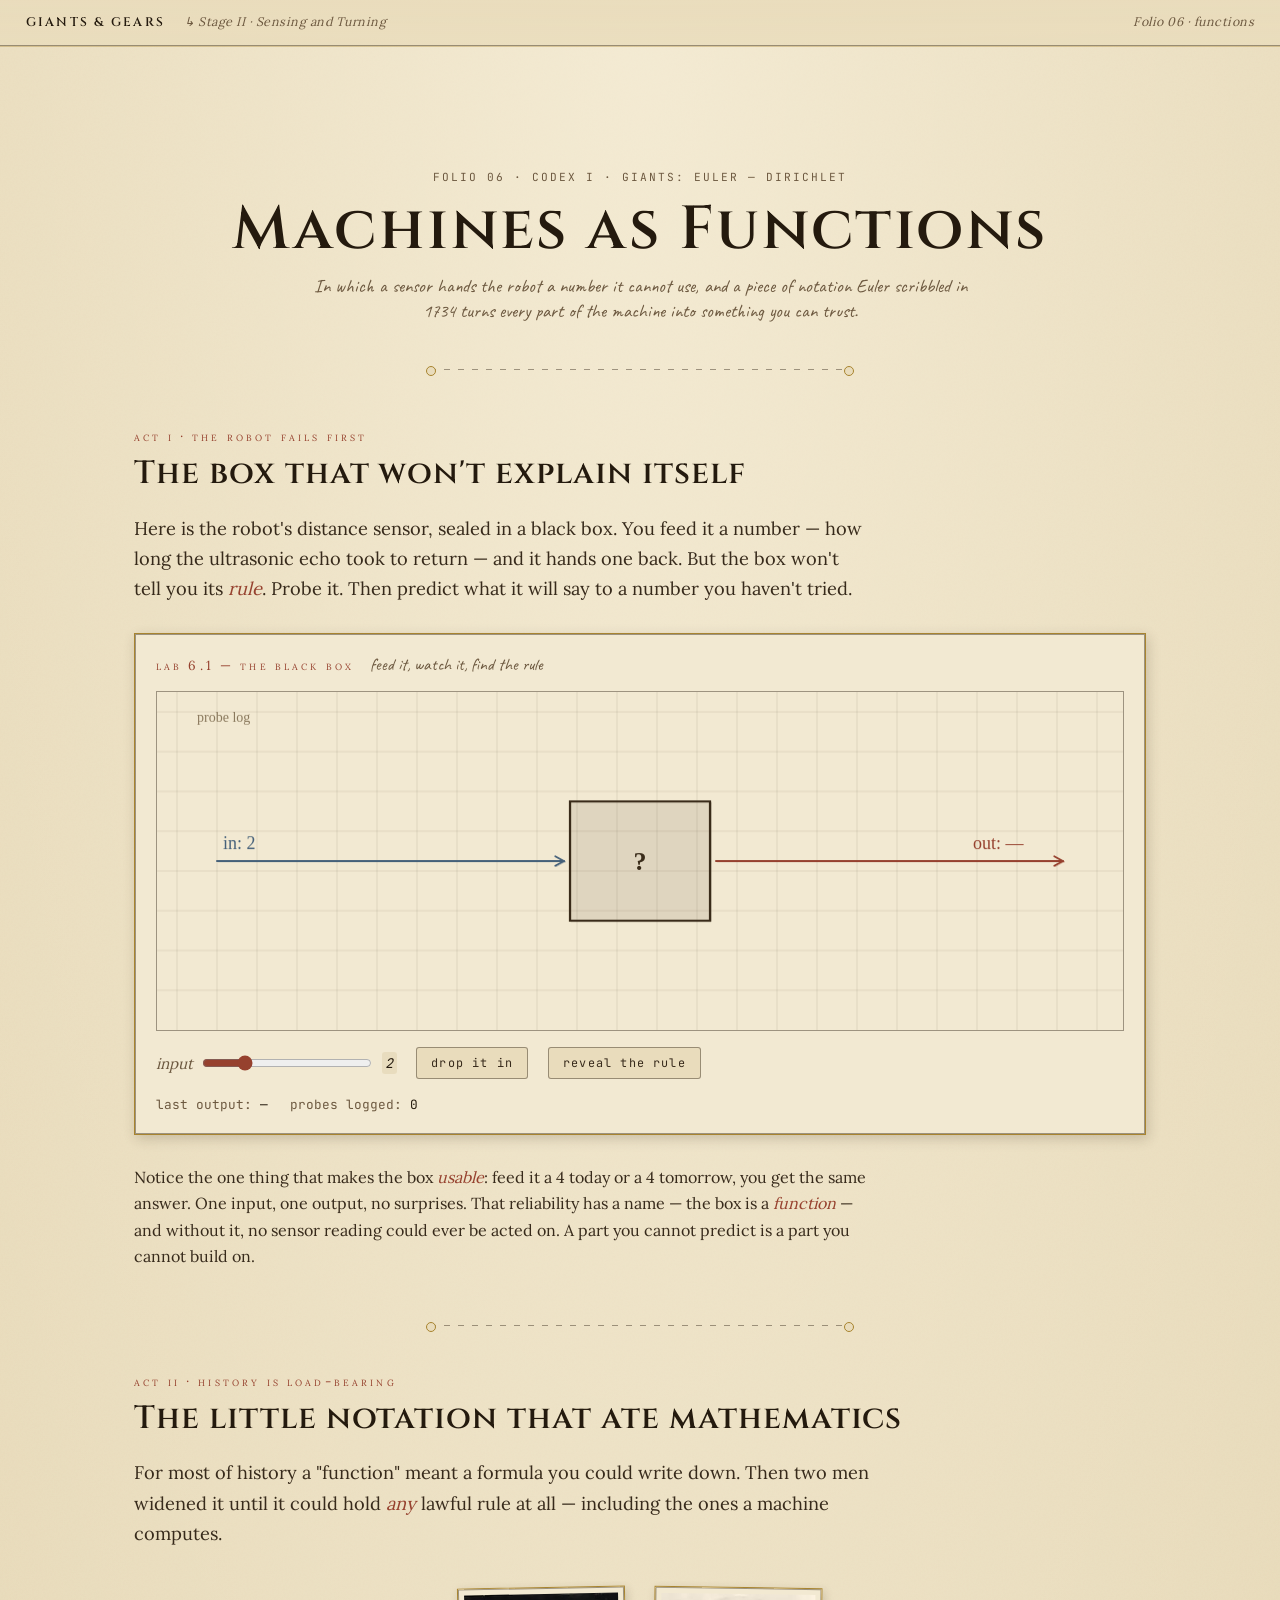
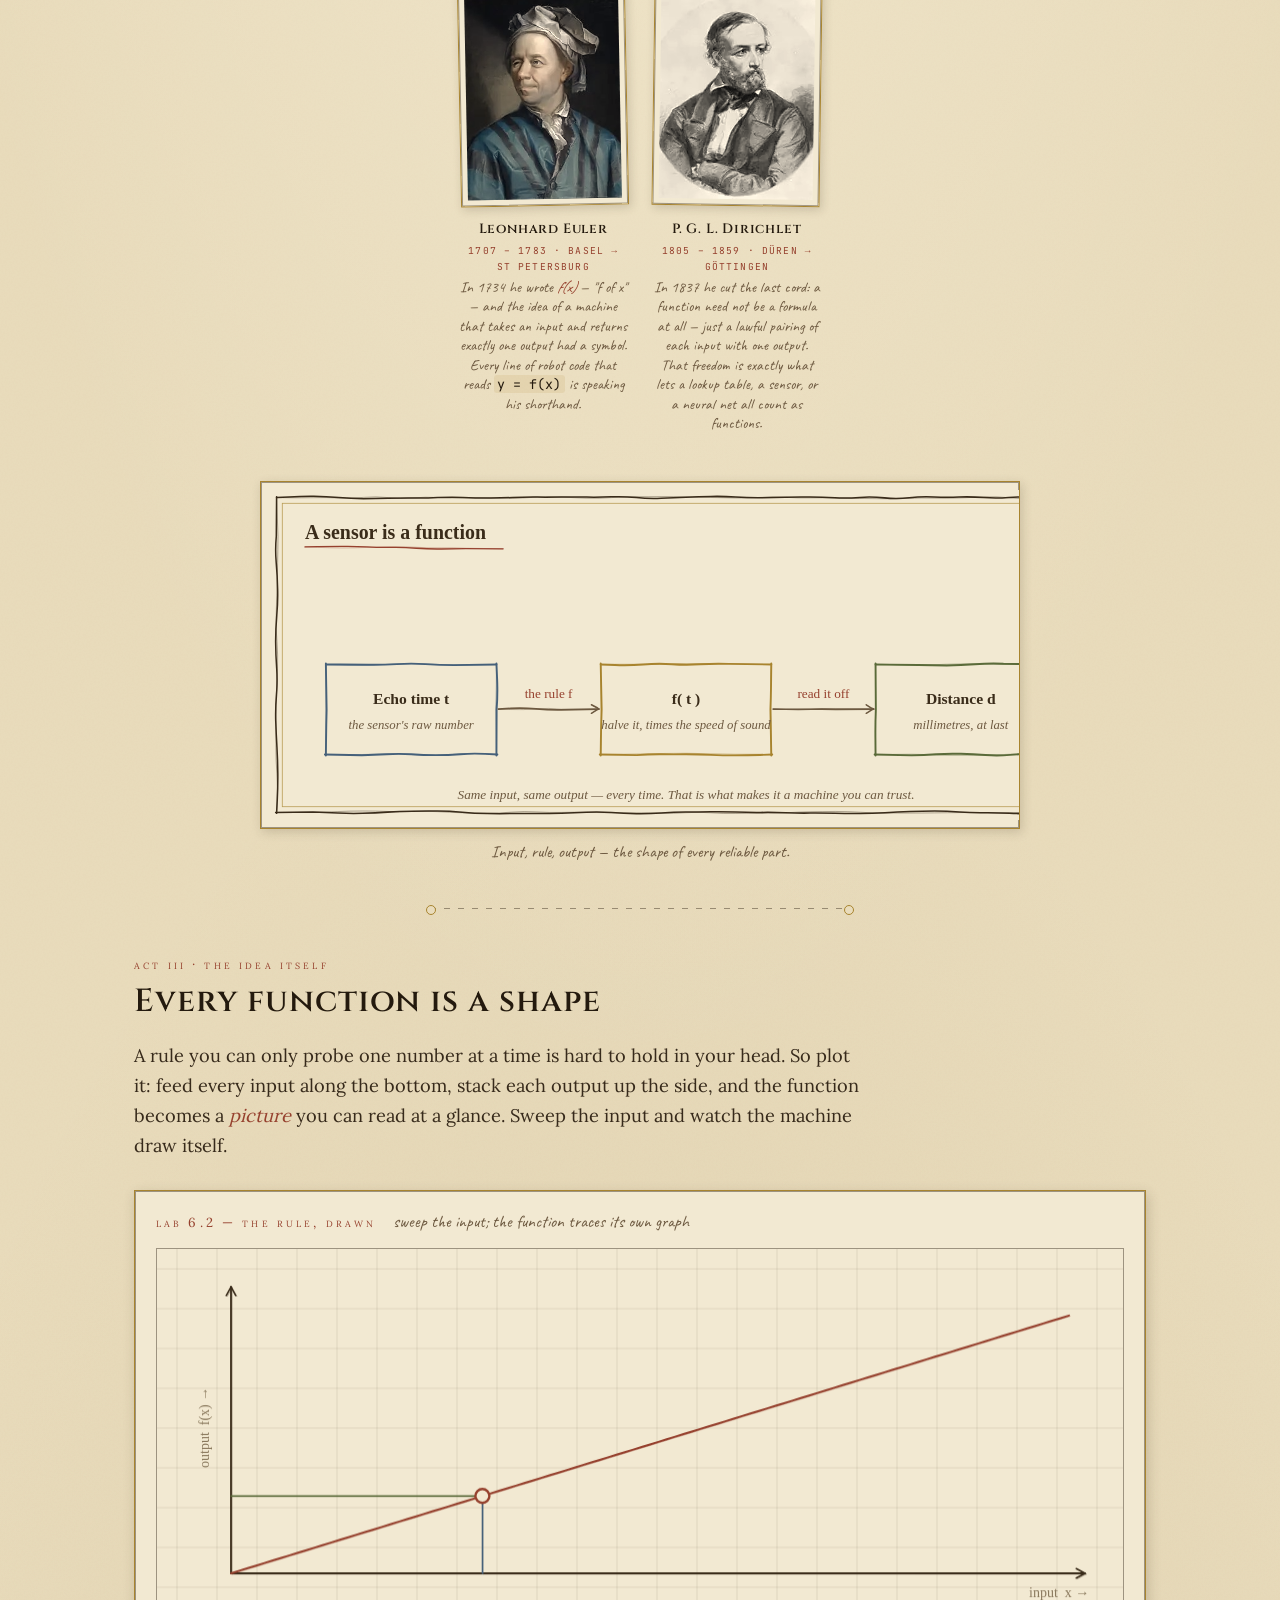
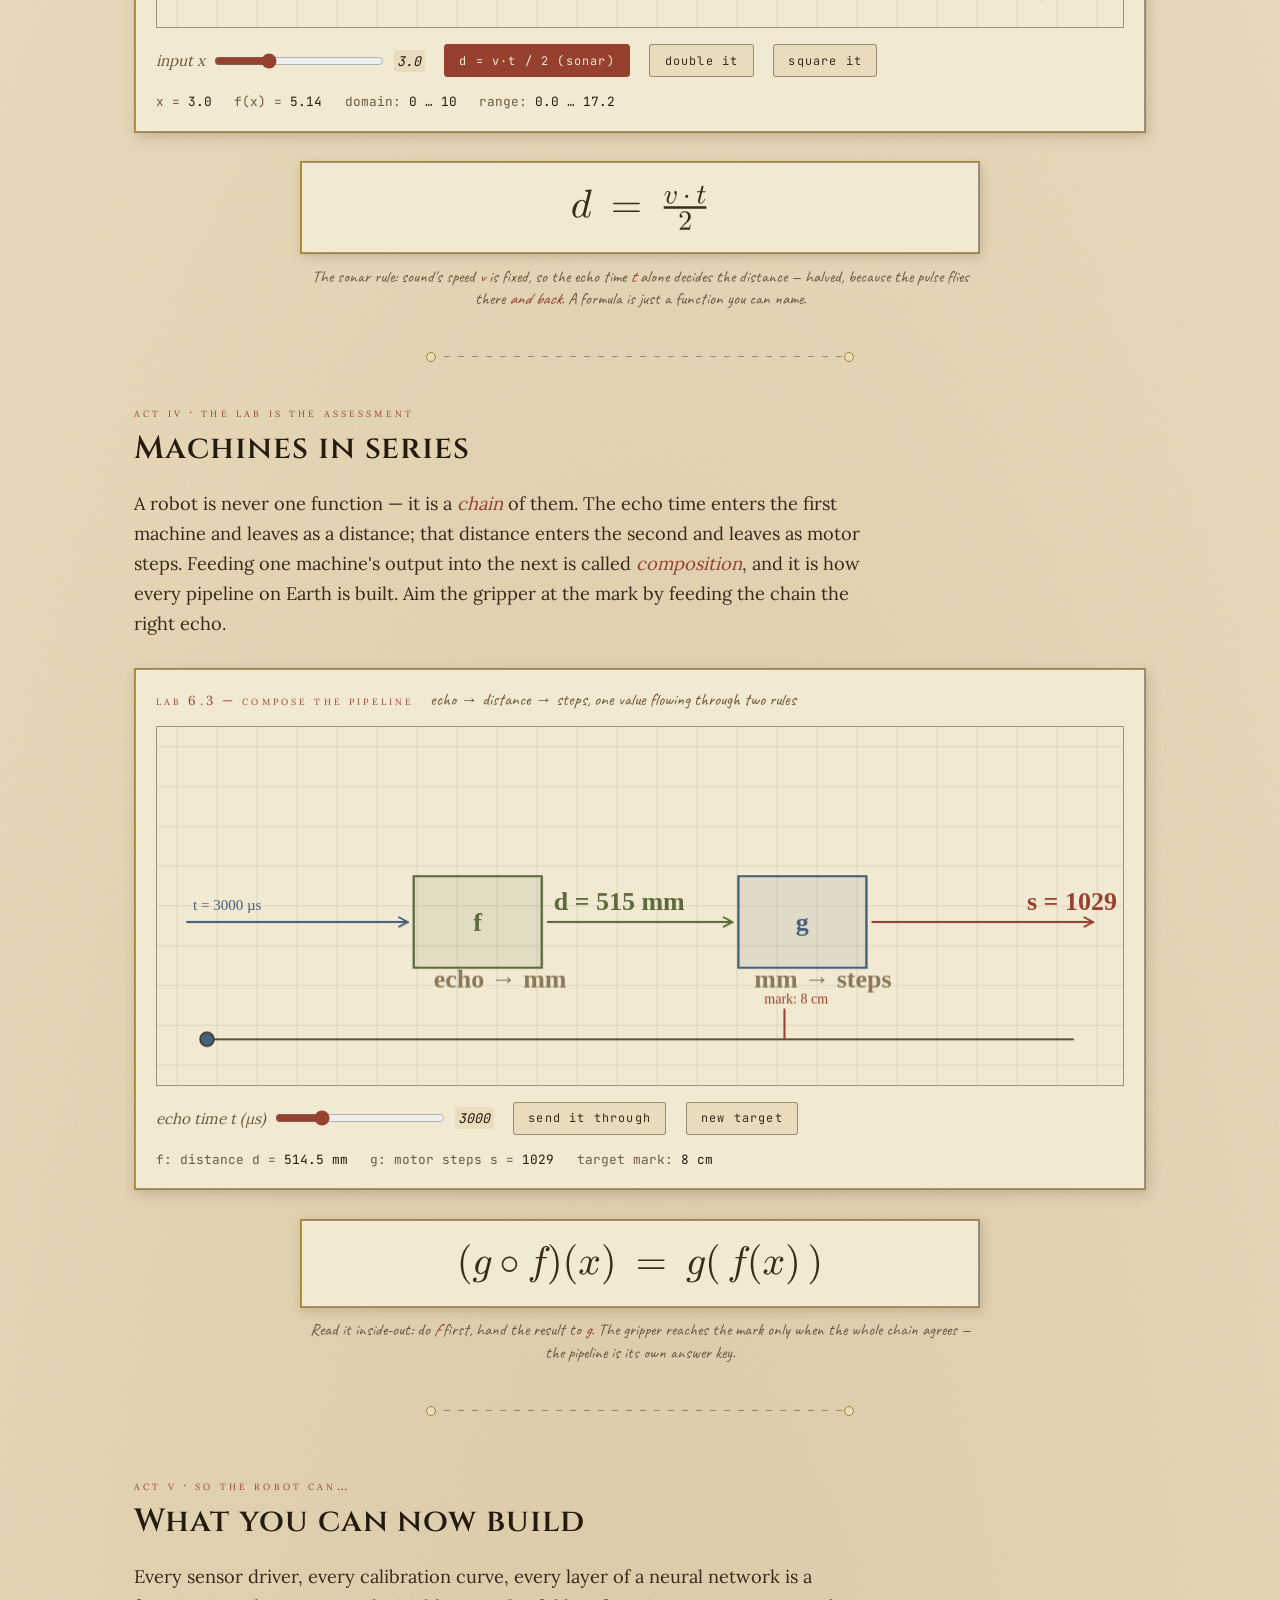
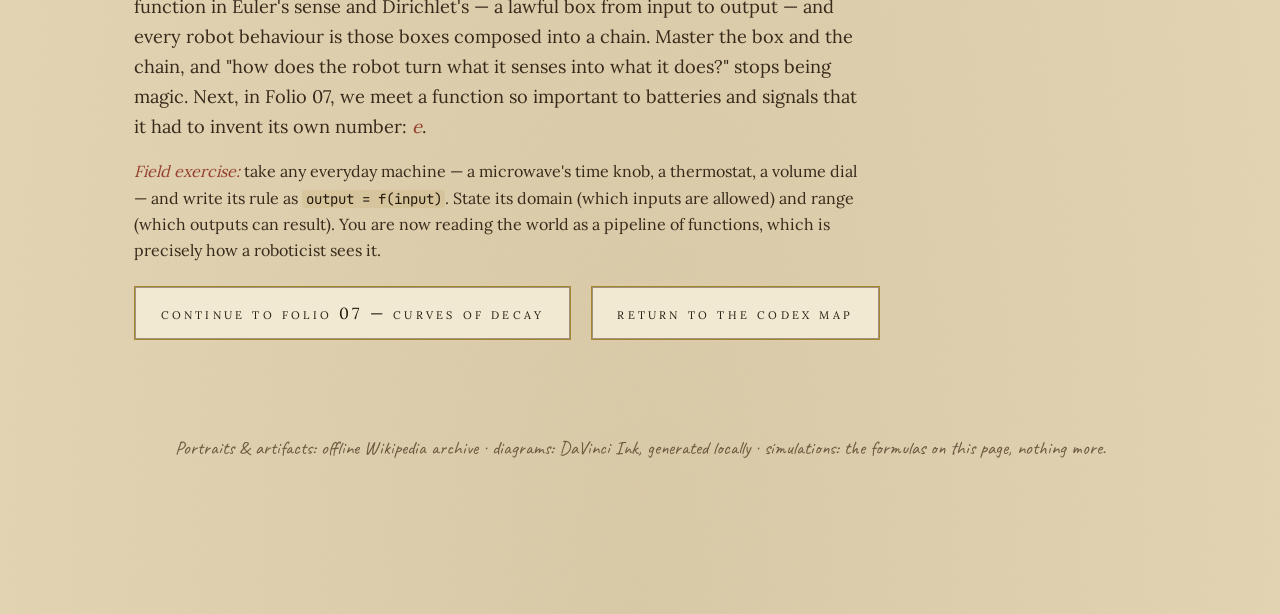
<file: units/machines-as-functions.html>
<!doctype html>
<html lang="en">
<head>
<meta charset="utf-8">
<meta name="viewport" content="width=device-width, initial-scale=1">
<title>Folio 06 — Machines as Functions · Giants &amp; Gears</title>
<link rel="stylesheet" href="../assets/css/golden-archive-kit.css">
<link rel="stylesheet" href="../assets/css/site.css">
</head>
<body>

<nav class="chrome">
  <a class="wordmark" href="../index.html">Giants &amp; Gears</a>
  <span class="crumb">↳ Stage II · Sensing and Turning</span>
  <span class="right">Folio 06 · functions</span>
</nav>

<main>
  <header style="text-align:center; margin:3.5rem 0 1rem;">
    <div class="catalog reveal">FOLIO 06 · CODEX I · GIANTS: EULER — DIRICHLET</div>
    <h1 class="reveal" style="margin:.6rem 0;">Machines as Functions</h1>
    <p class="plaque-caption reveal" style="max-width:42rem;margin:0 auto;">
      In which a sensor hands the robot a number it cannot use,
      and a piece of notation Euler scribbled in 1734 turns every part of the
      machine into something you can trust.
    </p>
  </header>

  <div class="constellation-rule"></div>

  <!-- ================= ACT I ================= -->
  <section class="exhibit wide">
    <div>
      <div class="smallcaps reveal">act i · the robot fails first</div>
      <h2 class="reveal">The box that won't explain itself</h2>
      <p class="lede reveal">
        Here is the robot's distance sensor, sealed in a black box. You feed it a
        number — how long the ultrasonic echo took to return — and it hands one
        back. But the box won't tell you its <em>rule</em>. Probe it. Then predict
        what it will say to a number you haven't tried.
      </p>
      <div class="lab reveal">
        <div class="lab-head">
          <span class="smallcaps">lab 6.1 — the black box</span>
          <span class="plaque-caption">feed it, watch it, find the rule</span>
        </div>
        <canvas id="blackbox" height="340"></canvas>
        <div class="controls">
          <label>input  <input type="range" id="bbIn" min="0" max="9" value="2" step="1"> <code id="bbInv">2</code></label>
          <button class="toggle" id="bbProbe">drop it in</button>
          <button class="toggle" id="bbReveal">reveal the rule</button>
        </div>
        <div class="readout">
          <span>last output: <b id="bbOut">—</b></span>
          <span>probes logged: <b id="bbCount">0</b></span>
          <span id="bbStatus" style="color:var(--chalk)"></span>
        </div>
      </div>
      <p class="reveal">
        Notice the one thing that makes the box <em>usable</em>: feed it a 4 today
        or a 4 tomorrow, you get the same answer. One input, one output, no
        surprises. That reliability has a name — the box is a <em>function</em> —
        and without it, no sensor reading could ever be acted on. A part you
        cannot predict is a part you cannot build on.
      </p>
    </div>
  </section>

  <div class="constellation-rule"></div>

  <!-- ================= ACT II ================= -->
  <section>
    <div class="smallcaps reveal">act ii · history is load-bearing</div>
    <h2 class="reveal">The little notation that ate mathematics</h2>
    <p class="lede reveal">
      For most of history a "function" meant a formula you could write down.
      Then two men widened it until it could hold <em>any</em> lawful rule at all —
      including the ones a machine computes.
    </p>

    <div class="gallery">
      <figure class="portrait reveal">
        <div class="frame"><img src="../assets/img/portraits/euler.jpg" alt="Leonhard Euler"></div>
        <figcaption class="plaque">
          <div class="name">Leonhard Euler</div>
          <div class="dates">1707 – 1783 · BASEL → ST PETERSBURG</div>
          <div class="role">In 1734 he wrote <em>f(x)</em> — "f of x" — and the idea of a machine that takes an input and returns exactly one output had a symbol. Every line of robot code that reads <code>y = f(x)</code> is speaking his shorthand.</div>
        </figcaption>
      </figure>
      <figure class="portrait reveal">
        <div class="frame"><img src="../assets/img/portraits/dirichlet.jpg" alt="Peter Gustav Lejeune Dirichlet"></div>
        <figcaption class="plaque">
          <div class="name">P. G. L. Dirichlet</div>
          <div class="dates">1805 – 1859 · DÜREN → GÖTTINGEN</div>
          <div class="role">In 1837 he cut the last cord: a function need not be a formula at all — just a lawful pairing of each input with one output. That freedom is exactly what lets a lookup table, a sensor, or a neural net all count as functions.</div>
        </figcaption>
      </figure>
    </div>

    <figure class="formula-artifact reveal">
      <div class="frame"><img src="../assets/img/diagrams/function-machine.svg" alt="a sensor is a function"></div>
      <figcaption class="plaque-caption">Input, rule, output — the shape of every reliable part.</figcaption>
    </figure>
  </section>

  <div class="constellation-rule"></div>

  <!-- ================= ACT III ================= -->
  <section>
    <div class="smallcaps reveal">act iii · the idea itself</div>
    <h2 class="reveal">Every function is a shape</h2>
    <p class="lede reveal">
      A rule you can only probe one number at a time is hard to hold in your head.
      So plot it: feed every input along the bottom, stack each output up the side,
      and the function becomes a <em>picture</em> you can read at a glance. Sweep
      the input and watch the machine draw itself.
    </p>

    <div class="lab reveal">
      <div class="lab-head">
        <span class="smallcaps">lab 6.2 — the rule, drawn</span>
        <span class="plaque-caption">sweep the input; the function traces its own graph</span>
      </div>
      <canvas id="graph" height="380"></canvas>
      <div class="controls">
        <label>input x <input type="range" id="gx" min="0" max="10" value="3" step="0.1"> <code id="gxv">3.0</code></label>
        <button class="toggle on" id="ruleSonar">d = v·t / 2  (sonar)</button>
        <button class="toggle" id="ruleDouble">double it</button>
        <button class="toggle" id="ruleSquare">square it</button>
      </div>
      <div class="readout">
        <span>x = <b id="gxr">3.0</b></span>
        <span>f(x) = <b id="gfx">—</b></span>
        <span>domain: <b id="gdom">0 … 10</b></span>
        <span>range: <b id="grng">—</b></span>
      </div>
    </div>

    <figure class="formula-artifact reveal">
      <div class="frame"><img src="../assets/img/diagrams/f-sonar.svg" alt="d equals v t over 2" style="max-height:60px;"></div>
      <figcaption class="plaque-caption">
        The sonar rule: sound's speed <em>v</em> is fixed, so the echo time <em>t</em>
        alone decides the distance — halved, because the pulse flies there
        <em>and back</em>. A formula is just a function you can name.
      </figcaption>
    </figure>
  </section>

  <div class="constellation-rule"></div>

  <!-- ================= ACT IV ================= -->
  <section>
    <div class="smallcaps reveal">act iv · the lab is the assessment</div>
    <h2 class="reveal">Machines in series</h2>
    <p class="lede reveal">
      A robot is never one function — it is a <em>chain</em> of them. The echo
      time enters the first machine and leaves as a distance; that distance enters
      the second and leaves as motor steps. Feeding one machine's output into the
      next is called <em>composition</em>, and it is how every pipeline on Earth
      is built. Aim the gripper at the mark by feeding the chain the right echo.
    </p>

    <div class="lab reveal">
      <div class="lab-head">
        <span class="smallcaps">lab 6.3 — compose the pipeline</span>
        <span class="plaque-caption">echo → distance → steps, one value flowing through two rules</span>
      </div>
      <canvas id="compose" height="360"></canvas>
      <div class="controls">
        <label>echo time t (µs) <input type="range" id="cIn" min="0" max="12000" value="3000" step="50"> <code id="cInv">3000</code></label>
        <button class="toggle" id="cRun">send it through</button>
        <button class="toggle" id="cNew">new target</button>
      </div>
      <div class="readout">
        <span>f: distance d = <b id="cMid">—</b></span>
        <span>g: motor steps s = <b id="cOut">—</b></span>
        <span>target mark: <b id="cTarget">—</b></span>
        <span id="cStatus" style="color:var(--chalk)"></span>
      </div>
    </div>

    <figure class="formula-artifact reveal">
      <div class="frame"><img src="../assets/img/diagrams/f-compose.svg" alt="g composed with f of x equals g of f of x" style="max-height:52px;"></div>
      <figcaption class="plaque-caption">
        Read it inside-out: do <em>f</em> first, hand the result to <em>g</em>.
        The gripper reaches the mark only when the whole chain agrees — the
        pipeline is its own answer key.
      </figcaption>
    </figure>
  </section>

  <div class="constellation-rule"></div>

  <!-- ================= ACT V ================= -->
  <section class="exhibit wide" style="margin:4rem 0;">
    <div>
      <div class="smallcaps reveal">act v · so the robot can…</div>
      <h2 class="reveal">What you can now build</h2>
      <p class="lede reveal">
        Every sensor driver, every calibration curve, every layer of a neural
        network is a function in Euler's sense and Dirichlet's — a lawful box
        from input to output — and every robot behaviour is those boxes composed
        into a chain. Master the box and the chain, and "how does the robot turn
        what it senses into what it does?" stops being magic. Next, in
        Folio&nbsp;07, we meet a function so important to batteries and signals
        that it had to invent its own number: <em>e</em>.
      </p>
      <p class="reveal" style="margin-top:1rem;">
        <em>Field exercise:</em> take any everyday machine — a microwave's
        time knob, a thermostat, a volume dial — and write its rule as
        <code>output = f(input)</code>. State its domain (which inputs are
        allowed) and range (which outputs can result). You are now reading the
        world as a pipeline of functions, which is precisely how a roboticist
        sees it.
      </p>
      <a class="next-exhibit reveal" href="curves-of-decay.html">continue to folio 07 — curves of decay</a>
      <a class="next-exhibit reveal" href="../index.html" style="margin-left:1rem;">return to the codex map</a>
    </div>
  </section>

  <footer>
    <div class="plaque-caption">
      Portraits &amp; artifacts: offline Wikipedia archive · diagrams: DaVinci Ink,
      generated locally · simulations: the formulas on this page, nothing more.
    </div>
  </footer>
</main>

<script>
const TAU = Math.PI * 2;
const C = { bg:'#f2e9d2', grid:'rgba(58,44,26,.10)', ink:'#3a2c1a', chalk:'#96412e',
            slate:'#46617a', olive:'#5b6b3a', gold:'#a8842f', ghost:'#8a795d', mat:'#f2e9d2' };
const HAND = "'Ink Free', 'Segoe Print', cursive";
const VSOUND = 0.343;   // mm per µs

function setupCanvas(cv) {
  const designH = parseInt(cv.getAttribute('height'), 10);   // fixed design height
  function resize() {
    const dpr = devicePixelRatio || 1;
    const w = Math.max(1, cv.clientWidth);
    cv.width = w * dpr; cv.height = designH * dpr;
    cv.style.height = designH + 'px';
    const ctx = cv.getContext('2d');
    ctx.setTransform(dpr, 0, 0, dpr, 0, 0);
    return ctx;
  }
  return { resize, get w() { return Math.max(1, cv.clientWidth); }, get h() { return designH; } };
}
function inkStroke(ctx, drawPath, color, width) {
  ctx.save();
  ctx.strokeStyle = color; ctx.lineWidth = width; ctx.lineCap = 'round';
  ctx.beginPath(); drawPath(0, 0); ctx.stroke();
  ctx.globalAlpha = 0.35; ctx.lineWidth = Math.max(1, width * 0.45);
  ctx.beginPath(); drawPath(1.1, 0.8); ctx.stroke();
  ctx.restore();
}
function paper(ctx, w, h) {
  ctx.fillStyle = C.bg; ctx.fillRect(0, 0, w, h);
  ctx.strokeStyle = C.grid; ctx.lineWidth = 1;
  for (let x = 20; x < w; x += 40) { ctx.beginPath(); ctx.moveTo(x, 0); ctx.lineTo(x, h); ctx.stroke(); }
  for (let y = 20; y < h; y += 40) { ctx.beginPath(); ctx.moveTo(0, y); ctx.lineTo(w, y); ctx.stroke(); }
}
function inkRect(ctx, x, y, w, h, color, width) {
  inkStroke(ctx, (ox, oy) => {
    ctx.moveTo(x + ox, y + oy); ctx.lineTo(x + w + ox, y + oy);
    ctx.lineTo(x + w + ox, y + h + oy); ctx.lineTo(x + ox, y + h + oy); ctx.closePath();
  }, color, width);
}
function inkArrow(ctx, x1, y1, x2, y2, color, width) {
  inkStroke(ctx, (ox, oy) => { ctx.moveTo(x1 + ox, y1 + oy); ctx.lineTo(x2 + ox, y2 + oy); }, color, width);
  const a = Math.atan2(y2 - y1, x2 - x1);
  inkStroke(ctx, (ox, oy) => {
    ctx.moveTo(x2 + ox, y2 + oy); ctx.lineTo(x2 - 10 * Math.cos(a - 0.5) + ox, y2 - 10 * Math.sin(a - 0.5) + oy);
    ctx.moveTo(x2 + ox, y2 + oy); ctx.lineTo(x2 - 10 * Math.cos(a + 0.5) + ox, y2 - 10 * Math.sin(a + 0.5) + oy);
  }, color, width * 0.85);
}
function machineBox(ctx, x, y, w, h, label, color) {
  ctx.save(); ctx.globalAlpha = 0.10; ctx.fillStyle = color; ctx.fillRect(x, y, w, h); ctx.restore();
  inkRect(ctx, x, y, w, h, color, 2.2);
  // little gears on the lid
  ctx.fillStyle = color; ctx.font = 'bold 26px ' + HAND; ctx.textAlign = 'center';
  ctx.fillText(label, x + w / 2, y + h / 2 + 9);
  ctx.textAlign = 'start';
}

/* ---------------- LAB 6.1 — the black box ---------------- */
(function () {
  const cv = document.getElementById('blackbox'), S = setupCanvas(cv);
  let ctx = S.resize(), revealed = false, count = 0, lastIn = null, lastOut = null;
  const log = [];
  const rule = (x) => 2 * x + 3;           // hidden rule
  const el = (id) => document.getElementById(id);

  function draw(dropT) {
    const w = S.w, h = S.h;
    paper(ctx, w, h);
    const bx = w / 2 - 70, by = h / 2 - 60, bw = 140, bh = 120;
    machineBox(ctx, bx, by, bw, bh, revealed ? '2x+3' : '?', revealed ? C.olive : C.ink);
    // input arrow + value (left)
    inkArrow(ctx, 60, by + bh / 2, bx - 6, by + bh / 2, C.slate, 2);
    ctx.fillStyle = C.slate; ctx.font = '18px ' + HAND;
    ctx.fillText('in: ' + lastIn, 66, by + bh / 2 - 12);
    // output arrow + value (right)
    inkArrow(ctx, bx + bw + 6, by + bh / 2, w - 60, by + bh / 2, C.chalk, 2);
    ctx.fillStyle = C.chalk;
    ctx.fillText('out: ' + (lastOut == null ? '—' : lastOut), w - 150, by + bh / 2 - 12);
    // a falling token while dropping
    if (dropT != null) {
      const px = bx + bw / 2, py = by - 40 + dropT * 90;
      ctx.fillStyle = C.slate; ctx.beginPath(); ctx.arc(px, py, 12, 0, TAU); ctx.fill();
      ctx.fillStyle = C.mat; ctx.font = '14px ' + HAND; ctx.textAlign = 'center';
      ctx.fillText(lastIn, px, py + 5); ctx.textAlign = 'start';
    }
    // probe log
    ctx.fillStyle = C.ghost; ctx.font = '14px ' + HAND;
    ctx.fillText('probe log', 40, 30);
    log.slice(-8).forEach((p, i) => ctx.fillText(p[0] + '  →  ' + p[1], 40, 52 + i * 20));
  }
  let anim = null;
  function probe() {
    lastIn = +el('bbIn').value; lastOut = rule(lastIn);
    log.push([lastIn, lastOut]); count++;
    el('bbOut').textContent = lastOut; el('bbCount').textContent = count;
    const repeat = log.filter(p => p[0] === lastIn);
    el('bbStatus').textContent = repeat.length > 1
      ? 'fed ' + lastIn + ' before → same ' + lastOut + '. Predictable: it is a function.'
      : '';
    if (anim) cancelAnimationFrame(anim);
    let t = 0;
    const step = () => { t = Math.min(1, t + 0.06); draw(t < 1 ? t : null); if (t < 1) anim = requestAnimationFrame(step); else anim = null; };
    anim = requestAnimationFrame(step);
  }
  el('bbIn').addEventListener('input', () => { el('bbInv').textContent = el('bbIn').value; });
  el('bbProbe').addEventListener('click', probe);
  el('bbReveal').addEventListener('click', () => { revealed = true; el('bbReveal').classList.add('on'); draw(); });
  addEventListener('resize', () => { ctx = S.resize(); draw(); });
  lastIn = 2; draw();
})();

/* ---------------- LAB 6.2 — the graph ---------------- */
(function () {
  const cv = document.getElementById('graph'), S = setupCanvas(cv);
  let ctx = S.resize(), rule = 'sonar';
  const el = (id) => document.getElementById(id);
  const RULES = {
    sonar:  { f: (x) => VSOUND * (x * 1000) / 2 / 100, ymax: 18, label: 'd = v·t/2' }, // x in ms→scaled
    double: { f: (x) => 2 * x, ymax: 20, label: 'double' },
    square: { f: (x) => x * x / 5, ymax: 20, label: 'square' },
  };

  function draw() {
    const w = S.w, h = S.h, R = RULES[rule];
    paper(ctx, w, h);
    const pad = 54, x0 = pad + 20, y0 = h - pad, plotW = w - x0 - pad, plotH = h - 2 * pad;
    const XMAX = 10, YMAX = R.ymax;
    const sx = (x) => x0 + (x / XMAX) * plotW;
    const sy = (y) => y0 - (Math.min(y, YMAX) / YMAX) * plotH;
    // axes
    inkArrow(ctx, x0, y0, x0 + plotW + 16, y0, C.ink, 1.8);
    inkArrow(ctx, x0, y0, x0, y0 - plotH - 16, C.ink, 1.8);
    ctx.fillStyle = C.ghost; ctx.font = '14px ' + HAND;
    ctx.fillText('input  x →', x0 + plotW - 40, y0 + 24);
    ctx.save(); ctx.translate(x0 - 22, y0 - plotH / 2 + 30); ctx.rotate(-Math.PI / 2);
    ctx.fillText('output  f(x) →', 0, 0); ctx.restore();
    // the curve
    inkStroke(ctx, (ox, oy) => {
      for (let i = 0; i <= 100; i++) { const x = i / 100 * XMAX; const px = sx(x) + ox, py = sy(R.f(x)) + oy; i ? ctx.lineTo(px, py) : ctx.moveTo(px, py); }
    }, C.chalk, 2);
    // current point
    const x = +el('gx').value, y = R.f(x);
    inkStroke(ctx, (ox, oy) => { ctx.moveTo(sx(x) + ox, y0 + oy); ctx.lineTo(sx(x) + ox, sy(y) + oy); }, C.slate, 1.4);
    inkStroke(ctx, (ox, oy) => { ctx.moveTo(x0 + ox, sy(y) + oy); ctx.lineTo(sx(x) + ox, sy(y) + oy); }, C.olive, 1.4);
    ctx.save(); ctx.fillStyle = C.bg; ctx.strokeStyle = C.chalk; ctx.lineWidth = 2.4;
    ctx.beginPath(); ctx.arc(sx(x), sy(y), 7, 0, TAU); ctx.fill(); ctx.stroke(); ctx.restore();
    // readouts
    el('gxr').textContent = x.toFixed(1); el('gxv').textContent = x.toFixed(1);
    el('gfx').textContent = y.toFixed(2);
    el('gdom').textContent = '0 … 10';
    el('grng').textContent = R.f(0).toFixed(1) + ' … ' + R.f(10).toFixed(1);
  }
  function pick(r, btn) { rule = r; ['ruleSonar', 'ruleDouble', 'ruleSquare'].forEach(id => el(id).classList.remove('on')); btn.classList.add('on'); draw(); }
  el('gx').addEventListener('input', draw);
  el('ruleSonar').addEventListener('click', (e) => pick('sonar', e.target));
  el('ruleDouble').addEventListener('click', (e) => pick('double', e.target));
  el('ruleSquare').addEventListener('click', (e) => pick('square', e.target));
  addEventListener('resize', () => { ctx = S.resize(); draw(); });
  draw();
})();

/* ---------------- LAB 6.3 — composition ---------------- */
(function () {
  const cv = document.getElementById('compose'), S = setupCanvas(cv);
  let ctx = S.resize(), anim = null, prog = 0, target = 4, running = false;
  const STEP_MM = 0.5;                       // one motor step = 0.5 mm
  const el = (id) => document.getElementById(id);
  const f = (t) => VSOUND * t / 2;            // echo µs -> distance mm
  const g = (d) => Math.round(d / STEP_MM);   // distance mm -> steps

  function newTarget() { target = 2 + Math.floor(Math.random() * 7); prog = 0; running = false; el('cStatus').textContent = ''; draw(); }

  function draw() {
    const w = S.w, h = S.h;
    paper(ctx, w, h);
    const t = +el('cIn').value, d = f(t), s = g(d);
    const y = h / 2 - 30, bw = 128, bh = 92, gap = (w - 2 * bw - 120) / 3;
    const x1 = 60 + gap, x2 = x1 + bw + gap;
    // input
    inkArrow(ctx, 30, y + bh / 2, x1 - 6, y + bh / 2, C.slate, 2);
    ctx.fillStyle = C.slate; ctx.font = '15px ' + HAND;
    ctx.fillText('t = ' + t + ' µs', 36, y + bh / 2 - 12);
    machineBox(ctx, x1, y, bw, bh, 'f', C.olive);
    ctx.fillStyle = C.ghost; ctx.fillText('echo → mm', x1 + 20, y + bh + 20);
    // middle value
    inkArrow(ctx, x1 + bw + 6, y + bh / 2, x2 - 6, y + bh / 2, C.olive, 2);
    ctx.fillStyle = C.olive; ctx.fillText('d = ' + d.toFixed(0) + ' mm', x1 + bw + 12, y + bh / 2 - 12);
    machineBox(ctx, x2, y, bw, bh, 'g', C.slate);
    ctx.fillStyle = C.ghost; ctx.fillText('mm → steps', x2 + 16, y + bh + 20);
    // output
    inkArrow(ctx, x2 + bw + 6, y + bh / 2, w - 30, y + bh / 2, C.chalk, 2);
    ctx.fillStyle = C.chalk; ctx.fillText('s = ' + s, w - 96, y + bh / 2 - 12);
    // target gripper mark below
    const gy = h - 46, sc = (w - 100) / 12;
    inkStroke(ctx, (ox, oy) => { ctx.moveTo(50 + ox, gy + oy); ctx.lineTo(w - 50 + ox, gy + oy); }, C.ink, 1.6);
    const tx = 50 + target * sc;
    inkStroke(ctx, (ox, oy) => { ctx.moveTo(tx + ox, gy + oy); ctx.lineTo(tx + ox, gy - 30 + oy); }, C.chalk, 1.8);
    ctx.fillStyle = C.chalk; ctx.font = '14px ' + HAND; ctx.fillText('mark: ' + target + ' cm', tx - 20, gy - 36);
    // gripper travels to d (cm) when run
    const grip = 50 + Math.min(12, d / 10) * sc * prog;
    ctx.save(); ctx.fillStyle = C.slate; ctx.strokeStyle = C.ink; ctx.lineWidth = 1.4;
    ctx.beginPath(); ctx.arc(grip, gy, 7, 0, TAU); ctx.fill(); ctx.stroke(); ctx.restore();
    el('cInv').textContent = t; el('cMid').textContent = d.toFixed(1) + ' mm';
    el('cOut').textContent = s; el('cTarget').textContent = target + ' cm';
  }
  function run() {
    if (anim) cancelAnimationFrame(anim);
    prog = 0; running = true;
    const step = () => {
      prog = Math.min(1, prog + 0.02); draw();
      if (prog < 1) { anim = requestAnimationFrame(step); return; }
      anim = null;
      const d = f(+el('cIn').value), reachedCm = d / 10;
      el('cStatus').textContent = Math.abs(reachedCm - target) <= 0.4
        ? '✦ gripper on the mark — the whole chain agreed.'
        : 'off by ' + (reachedCm - target).toFixed(1) + ' cm — adjust the echo you feed in.';
    };
    anim = requestAnimationFrame(step);
  }
  el('cIn').addEventListener('input', () => { prog = 0; draw(); });
  el('cRun').addEventListener('click', run);
  el('cNew').addEventListener('click', newTarget);
  addEventListener('resize', () => { ctx = S.resize(); draw(); });
  newTarget();
})();
</script>
<script src="../assets/js/site.js"></script>
</body>
</html>
</file>
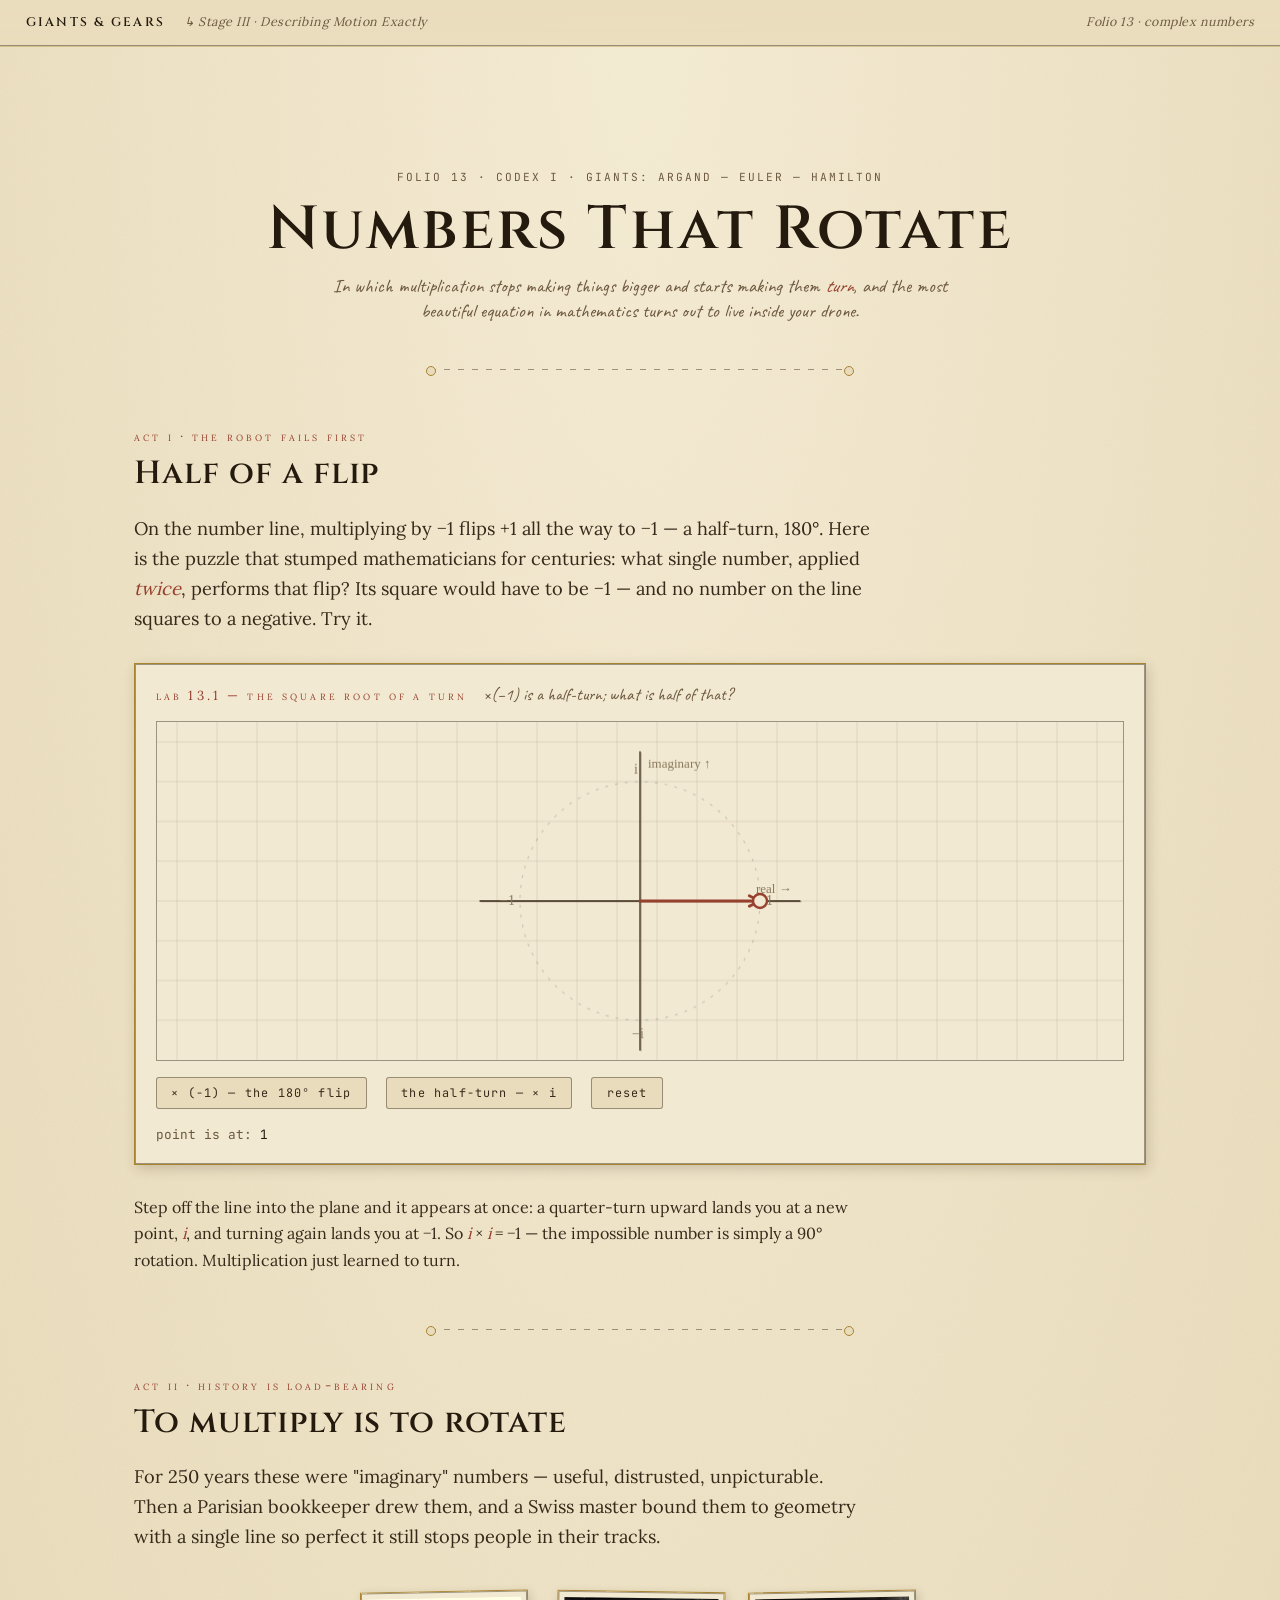
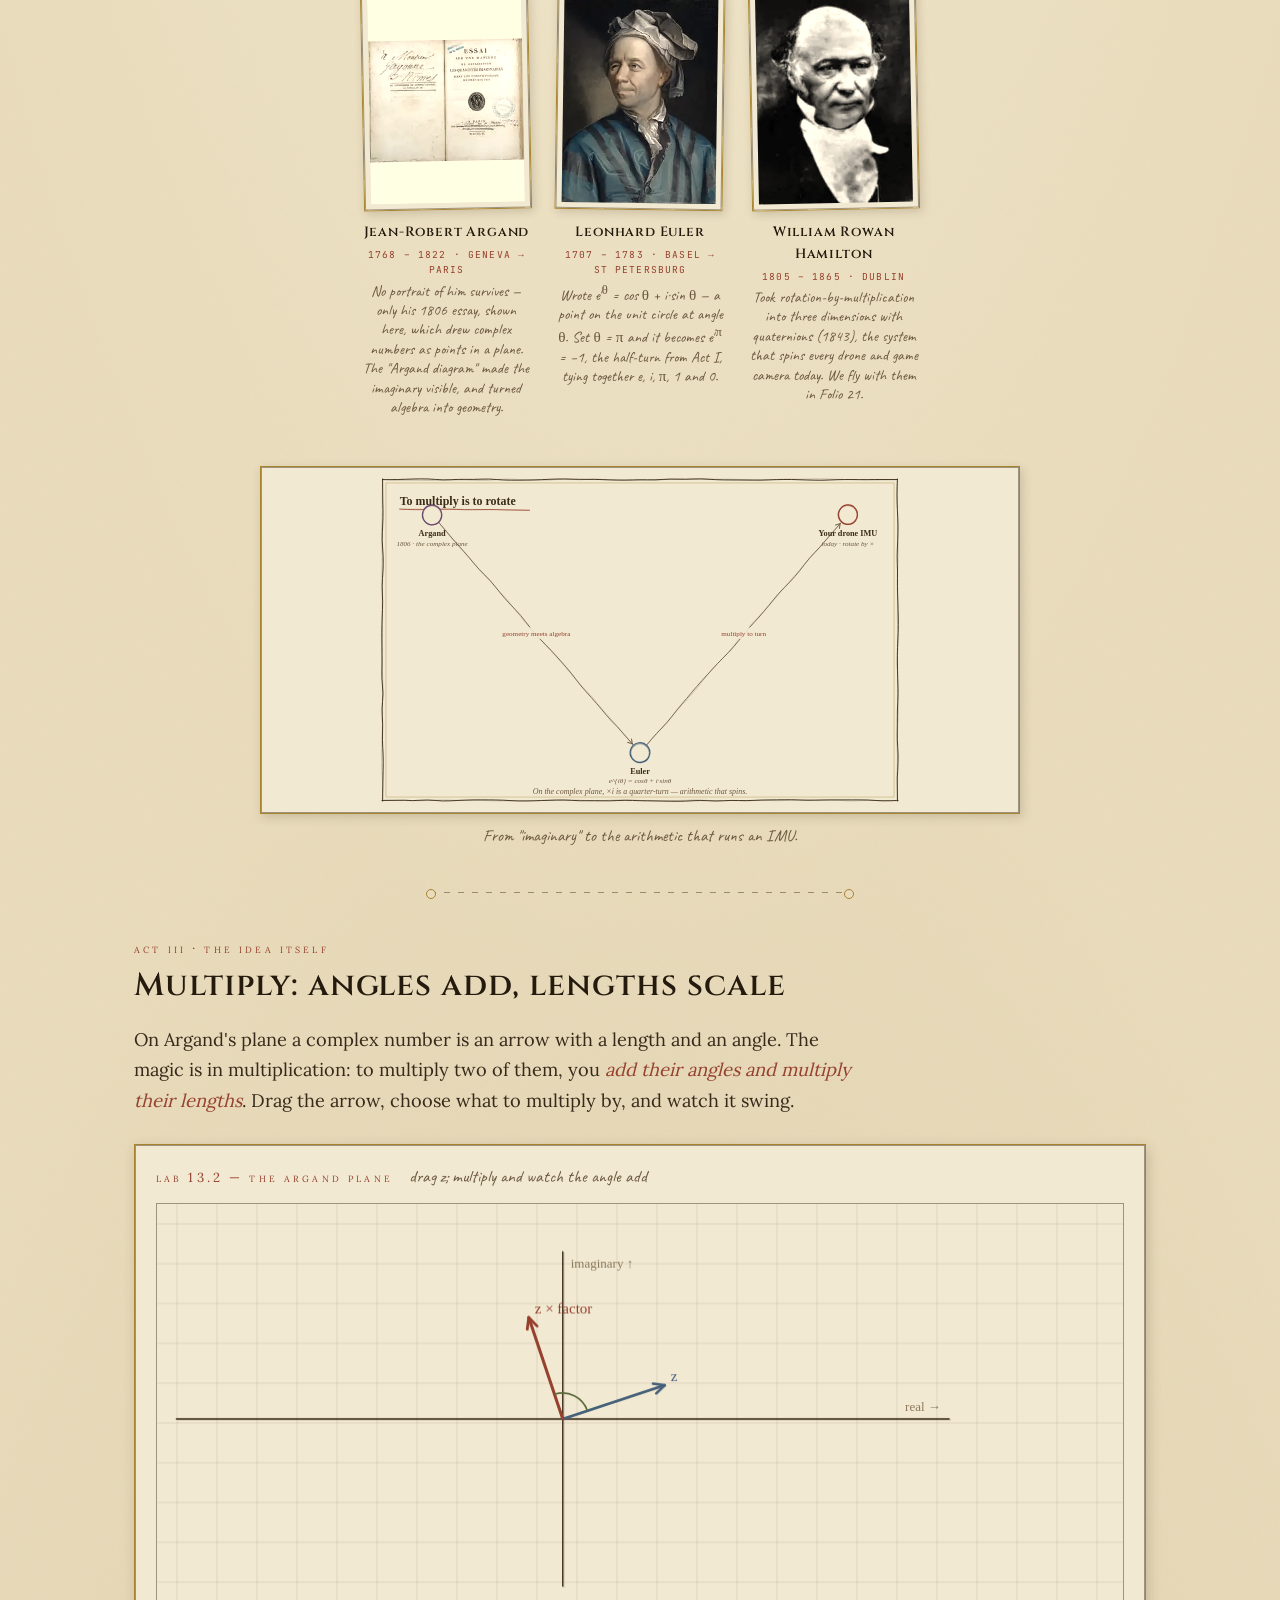
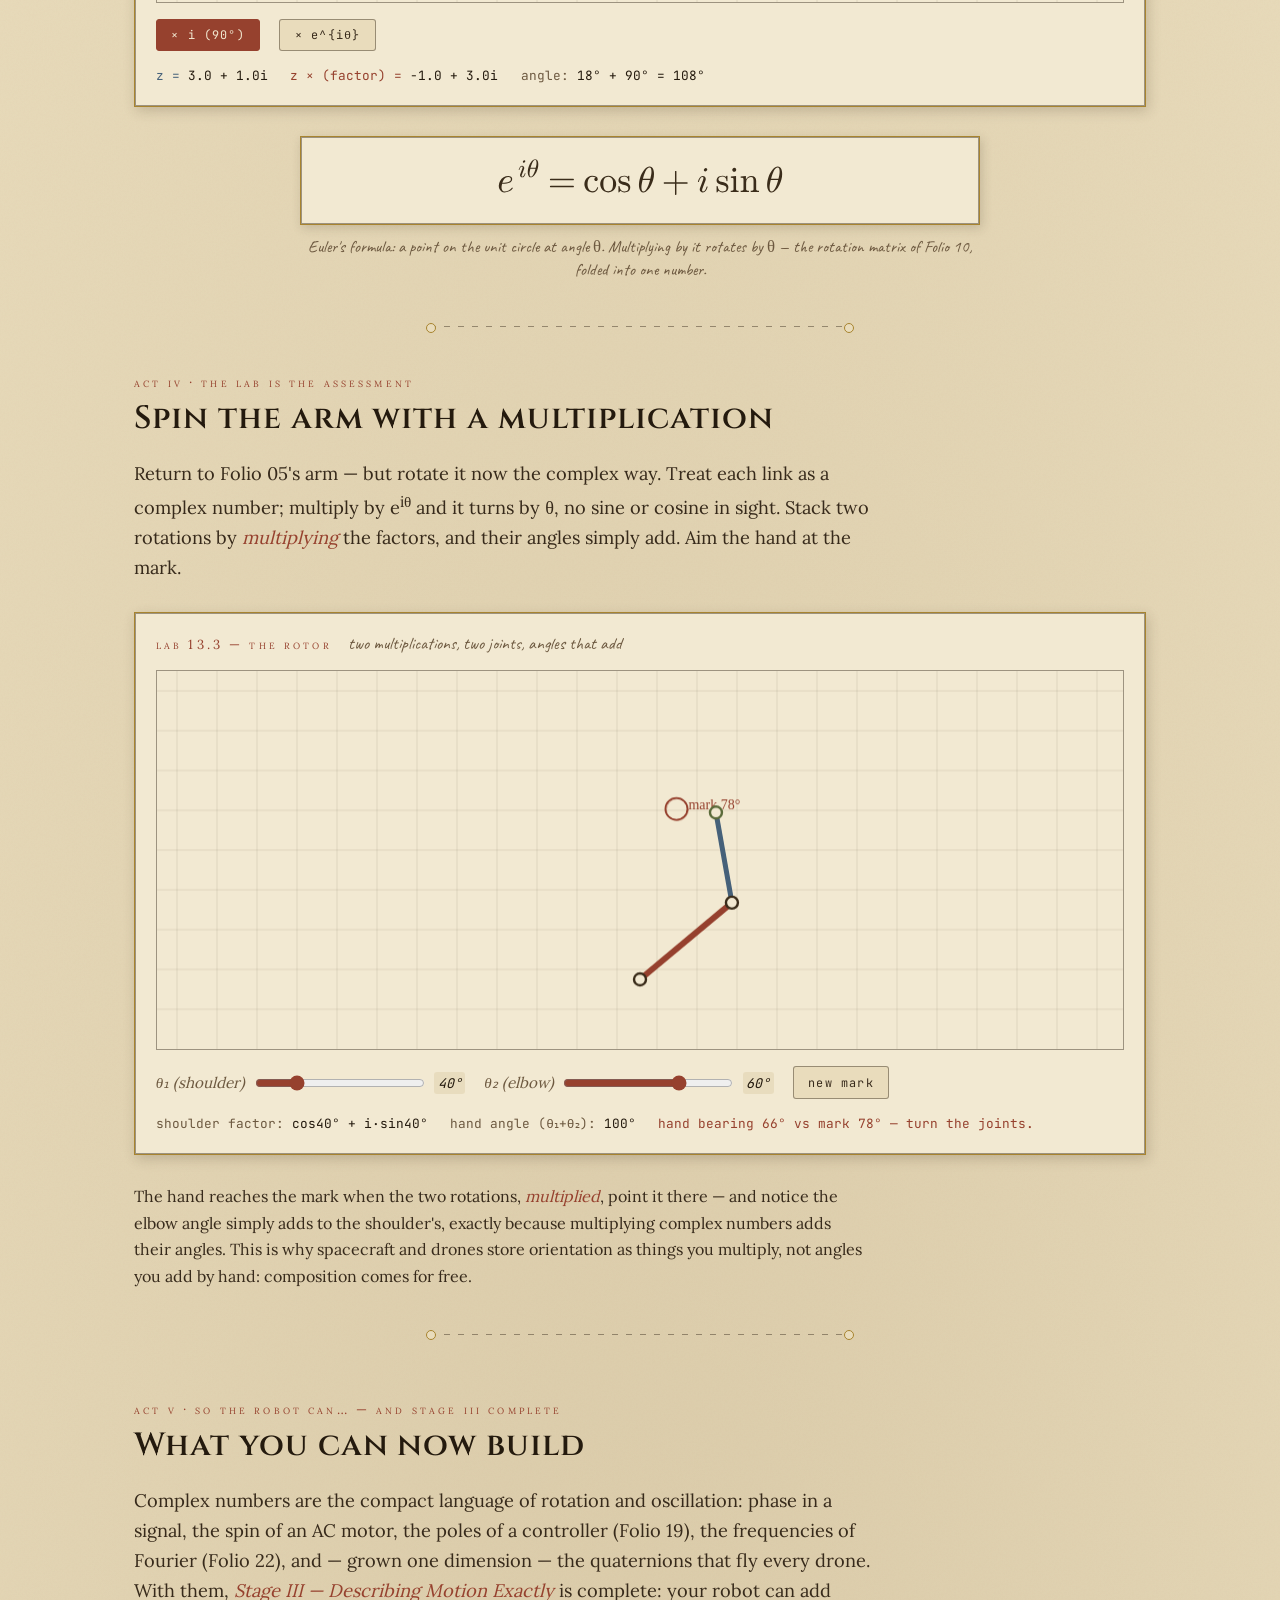
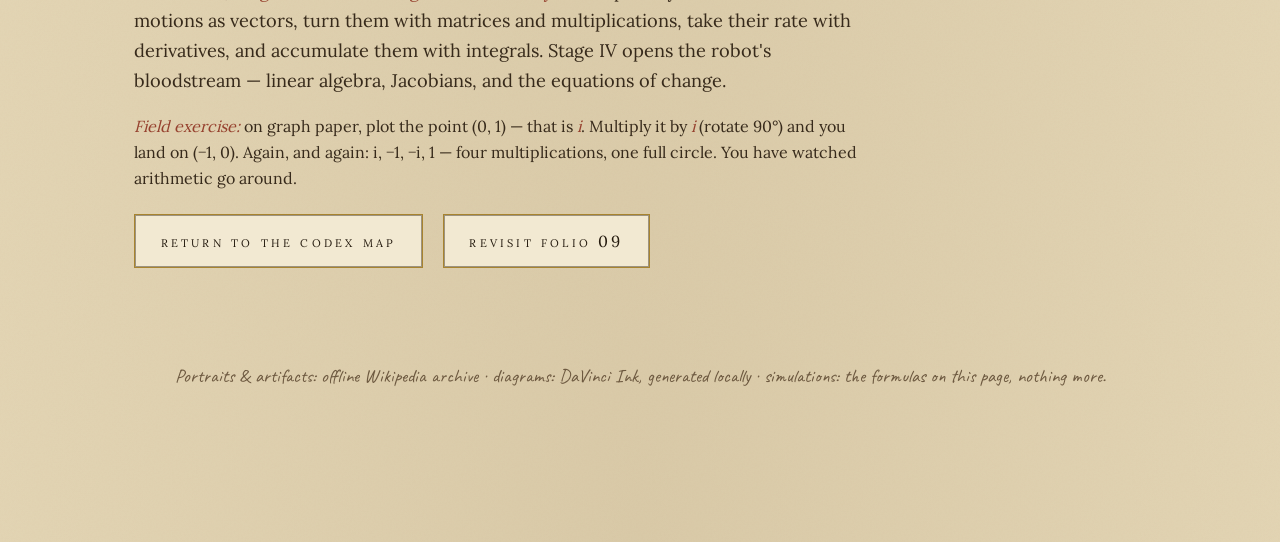
<file: units/numbers-that-rotate.html>
<!doctype html>
<html lang="en">
<head>
<meta charset="utf-8">
<meta name="viewport" content="width=device-width, initial-scale=1">
<title>Folio 13 — Numbers That Rotate · Giants &amp; Gears</title>
<link rel="stylesheet" href="../assets/css/golden-archive-kit.css">
<link rel="stylesheet" href="../assets/css/site.css">
</head>
<body>

<nav class="chrome">
  <a class="wordmark" href="../index.html">Giants &amp; Gears</a>
  <span class="crumb">↳ Stage III · Describing Motion Exactly</span>
  <span class="right">Folio 13 · complex numbers</span>
</nav>

<main>
  <header style="text-align:center; margin:3.5rem 0 1rem;">
    <div class="catalog reveal">FOLIO 13 · CODEX I · GIANTS: ARGAND — EULER — HAMILTON</div>
    <h1 class="reveal" style="margin:.6rem 0;">Numbers That Rotate</h1>
    <p class="plaque-caption reveal" style="max-width:42rem;margin:0 auto;">
      In which multiplication stops making things bigger and starts making them
      <em>turn</em>, and the most beautiful equation in mathematics turns out to
      live inside your drone.
    </p>
  </header>

  <div class="constellation-rule"></div>

  <!-- ACT I -->
  <section class="exhibit wide">
    <div>
      <div class="smallcaps reveal">act i · the robot fails first</div>
      <h2 class="reveal">Half of a flip</h2>
      <p class="lede reveal">
        On the number line, multiplying by −1 flips +1 all the way to −1 — a
        half-turn, 180°. Here is the puzzle that stumped mathematicians for
        centuries: what single number, applied <em>twice</em>, performs that flip?
        Its square would have to be −1 — and no number on the line squares to a
        negative. Try it.
      </p>
      <div class="lab reveal">
        <div class="lab-head">
          <span class="smallcaps">lab 13.1 — the square root of a turn</span>
          <span class="plaque-caption">×(−1) is a half-turn; what is half of that?</span>
        </div>
        <canvas id="flip" height="340"></canvas>
        <div class="controls">
          <button class="toggle" id="doFlip">× (−1)  — the 180° flip</button>
          <button class="toggle" id="doHalf">the half-turn — × i</button>
          <button class="toggle" id="flipReset">reset</button>
        </div>
        <div class="readout">
          <span>point is at: <b id="flipPos">1</b></span>
          <span id="flipStatus" style="color:var(--chalk)"></span>
        </div>
      </div>
      <p class="reveal">
        Step off the line into the plane and it appears at once: a quarter-turn
        upward lands you at a new point, <em>i</em>, and turning again lands you at
        −1. So <em>i</em>&nbsp;×&nbsp;<em>i</em>&nbsp;=&nbsp;−1 — the impossible
        number is simply a 90° rotation. Multiplication just learned to turn.
      </p>
    </div>
  </section>

  <div class="constellation-rule"></div>

  <!-- ACT II -->
  <section>
    <div class="smallcaps reveal">act ii · history is load-bearing</div>
    <h2 class="reveal">To multiply is to rotate</h2>
    <p class="lede reveal">
      For 250 years these were "imaginary" numbers — useful, distrusted, unpicturable.
      Then a Parisian bookkeeper drew them, and a Swiss master bound them to
      geometry with a single line so perfect it still stops people in their tracks.
    </p>
    <div class="gallery">
      <figure class="portrait reveal">
        <div class="frame"><img src="../assets/img/portraits/argand.jpg" alt="Argand's 1806 essay on complex numbers" style="object-fit:contain; background:#f6efdd;"></div>
        <figcaption class="plaque">
          <div class="name">Jean-Robert Argand</div>
          <div class="dates">1768 – 1822 · GENEVA → PARIS</div>
          <div class="role">No portrait of him survives — only his 1806 essay, shown here, which drew complex numbers as points in a plane. The "Argand diagram" made the imaginary visible, and turned algebra into geometry.</div>
        </figcaption>
      </figure>
      <figure class="portrait reveal">
        <div class="frame"><img src="../assets/img/portraits/euler.jpg" alt="Leonhard Euler"></div>
        <figcaption class="plaque">
          <div class="name">Leonhard Euler</div>
          <div class="dates">1707 – 1783 · BASEL → ST PETERSBURG</div>
          <div class="role">Wrote e<sup>iθ</sup> = cos θ + i·sin θ — a point on the unit circle at angle θ. Set θ = π and it becomes e<sup>iπ</sup> = −1, the half-turn from Act I, tying together e, i, π, 1 and 0.</div>
        </figcaption>
      </figure>
      <figure class="portrait reveal">
        <div class="frame"><img src="../assets/img/portraits/hamilton.jpg" alt="William Rowan Hamilton"></div>
        <figcaption class="plaque">
          <div class="name">William Rowan Hamilton</div>
          <div class="dates">1805 – 1865 · DUBLIN</div>
          <div class="role">Took rotation-by-multiplication into three dimensions with quaternions (1843), the system that spins every drone and game camera today. We fly with them in Folio 21.</div>
        </figcaption>
      </figure>
    </div>
    <figure class="formula-artifact reveal">
      <div class="frame"><img src="../assets/img/diagrams/complex-history.svg" alt="to multiply is to rotate"></div>
      <figcaption class="plaque-caption">From "imaginary" to the arithmetic that runs an IMU.</figcaption>
    </figure>
  </section>

  <div class="constellation-rule"></div>

  <!-- ACT III -->
  <section>
    <div class="smallcaps reveal">act iii · the idea itself</div>
    <h2 class="reveal">Multiply: angles add, lengths scale</h2>
    <p class="lede reveal">
      On Argand's plane a complex number is an arrow with a length and an angle.
      The magic is in multiplication: to multiply two of them, you <em>add their
      angles and multiply their lengths</em>. Drag the arrow, choose what to
      multiply by, and watch it swing.
    </p>
    <div class="lab reveal">
      <div class="lab-head">
        <span class="smallcaps">lab 13.2 — the Argand plane</span>
        <span class="plaque-caption">drag z; multiply and watch the angle add</span>
      </div>
      <canvas id="argand" height="400"></canvas>
      <div class="controls">
        <button class="toggle on" id="mulI">× i  (90°)</button>
        <button class="toggle" id="mulRot">× e^{iθ}</button>
        <label id="rotWrap" style="display:none">θ <input type="range" id="mtheta" min="0" max="360" value="45" step="1"> <code id="mthetav">45°</code></label>
      </div>
      <div class="readout">
        <span style="color:#46617a">z = <b id="zVal">—</b></span>
        <span style="color:#96412e">z × (factor) = <b id="zwVal">—</b></span>
        <span>angle: <b id="angAdd">—</b></span>
      </div>
    </div>
    <figure class="formula-artifact reveal">
      <div class="frame"><img src="../assets/img/diagrams/f-euler.svg" alt="e to the i theta equals cos theta plus i sin theta" style="max-height:52px;"></div>
      <figcaption class="plaque-caption">
        Euler's formula: a point on the unit circle at angle θ. Multiplying by it
        rotates by θ — the rotation matrix of Folio 10, folded into one number.
      </figcaption>
    </figure>
  </section>

  <div class="constellation-rule"></div>

  <!-- ACT IV -->
  <section>
    <div class="smallcaps reveal">act iv · the lab is the assessment</div>
    <h2 class="reveal">Spin the arm with a multiplication</h2>
    <p class="lede reveal">
      Return to Folio&nbsp;05's arm — but rotate it now the complex way. Treat each
      link as a complex number; multiply by e<sup>iθ</sup> and it turns by θ, no
      sine or cosine in sight. Stack two rotations by <em>multiplying</em> the
      factors, and their angles simply add. Aim the hand at the mark.
    </p>
    <div class="lab reveal">
      <div class="lab-head">
        <span class="smallcaps">lab 13.3 — the rotor</span>
        <span class="plaque-caption">two multiplications, two joints, angles that add</span>
      </div>
      <canvas id="rotor" height="380"></canvas>
      <div class="controls">
        <label>θ₁ (shoulder) <input type="range" id="r1" min="0" max="180" value="40" step="1"> <code id="r1v">40°</code></label>
        <label>θ₂ (elbow) <input type="range" id="r2" min="-150" max="150" value="60" step="1"> <code id="r2v">60°</code></label>
        <button class="toggle" id="rotorNew">new mark</button>
      </div>
      <div class="readout">
        <span>shoulder factor: <b id="f1">—</b></span>
        <span>hand angle (θ₁+θ₂): <b id="handAng">—</b></span>
        <span id="rotorStatus" style="color:var(--chalk)"></span>
      </div>
    </div>
    <p class="reveal">
      The hand reaches the mark when the two rotations, <em>multiplied</em>, point
      it there — and notice the elbow angle simply adds to the shoulder's, exactly
      because multiplying complex numbers adds their angles. This is why spacecraft
      and drones store orientation as things you multiply, not angles you add by
      hand: composition comes for free.
    </p>
  </section>

  <div class="constellation-rule"></div>

  <!-- ACT V -->
  <section class="exhibit wide" style="margin:4rem 0;">
    <div>
      <div class="smallcaps reveal">act v · so the robot can… — and Stage III complete</div>
      <h2 class="reveal">What you can now build</h2>
      <p class="lede reveal">
        Complex numbers are the compact language of rotation and oscillation:
        phase in a signal, the spin of an AC motor, the poles of a controller
        (Folio&nbsp;19), the frequencies of Fourier (Folio&nbsp;22), and — grown one
        dimension — the quaternions that fly every drone. With them,
        <em>Stage&nbsp;III — Describing Motion Exactly</em> is complete: your robot
        can add motions as vectors, turn them with matrices and multiplications,
        take their rate with derivatives, and accumulate them with integrals.
        Stage&nbsp;IV opens the robot's bloodstream — linear algebra, Jacobians, and
        the equations of change.
      </p>
      <p class="reveal" style="margin-top:1rem;">
        <em>Field exercise:</em> on graph paper, plot the point (0, 1) — that is
        <em>i</em>. Multiply it by <em>i</em> (rotate 90°) and you land on (−1, 0).
        Again, and again: i, −1, −i, 1 — four multiplications, one full circle. You
        have watched arithmetic go around.
      </p>
      <a class="next-exhibit reveal" href="../index.html">return to the codex map</a>
      <a class="next-exhibit reveal" href="arrows-of-motion.html" style="margin-left:1rem;">revisit folio 09</a>
    </div>
  </section>

  <footer>
    <div class="plaque-caption">
      Portraits &amp; artifacts: offline Wikipedia archive · diagrams: DaVinci Ink,
      generated locally · simulations: the formulas on this page, nothing more.
    </div>
  </footer>
</main>

<script>
const TAU = Math.PI * 2, D2R = Math.PI / 180, R2D = 180 / Math.PI;
const C = { bg:'#f2e9d2', grid:'rgba(58,44,26,.10)', ink:'#3a2c1a', chalk:'#96412e',
            slate:'#46617a', olive:'#5b6b3a', gold:'#a8842f', ghost:'#8a795d' };
const HAND = "'Ink Free', 'Segoe Print', cursive";

function setupCanvas(cv) {
  const designH = parseInt(cv.getAttribute('height'), 10);   // fixed design height
  function resize() {
    const dpr = devicePixelRatio || 1;
    const w = Math.max(1, cv.clientWidth);
    cv.width = w * dpr; cv.height = designH * dpr;
    cv.style.height = designH + 'px';
    const ctx = cv.getContext('2d');
    ctx.setTransform(dpr, 0, 0, dpr, 0, 0);
    return ctx;
  }
  return { resize, get w() { return Math.max(1, cv.clientWidth); }, get h() { return designH; } };
}
function inkStroke(ctx, drawPath, color, width) {
  ctx.save(); ctx.strokeStyle = color; ctx.lineWidth = width; ctx.lineCap = 'round';
  ctx.beginPath(); drawPath(0, 0); ctx.stroke();
  ctx.globalAlpha = 0.35; ctx.lineWidth = Math.max(1, width * 0.45);
  ctx.beginPath(); drawPath(1.1, 0.8); ctx.stroke(); ctx.restore();
}
function paper(ctx, w, h) {
  ctx.fillStyle = C.bg; ctx.fillRect(0, 0, w, h);
  ctx.strokeStyle = C.grid; ctx.lineWidth = 1;
  for (let x = 20; x < w; x += 40) { ctx.beginPath(); ctx.moveTo(x, 0); ctx.lineTo(x, h); ctx.stroke(); }
  for (let y = 20; y < h; y += 40) { ctx.beginPath(); ctx.moveTo(0, y); ctx.lineTo(w, y); ctx.stroke(); }
}
function vec(ctx, x1, y1, x2, y2, color, width) {
  inkStroke(ctx, (ox, oy) => { ctx.moveTo(x1 + ox, y1 + oy); ctx.lineTo(x2 + ox, y2 + oy); }, color, width || 2.4);
  const a = Math.atan2(y2 - y1, x2 - x1);
  inkStroke(ctx, (ox, oy) => {
    ctx.moveTo(x2 + ox, y2 + oy); ctx.lineTo(x2 - 12 * Math.cos(a - 0.45) + ox, y2 - 12 * Math.sin(a - 0.45) + oy);
    ctx.moveTo(x2 + ox, y2 + oy); ctx.lineTo(x2 - 12 * Math.cos(a + 0.45) + ox, y2 - 12 * Math.sin(a + 0.45) + oy);
  }, color, (width || 2.4) * 0.9);
}
function axes(ctx, ox, oy, w, h, sc) {
  inkStroke(ctx, (a, b) => { ctx.moveTo(ox - w + a, oy + b); ctx.lineTo(ox + w + a, oy + b); }, C.ink, 1.3);
  inkStroke(ctx, (a, b) => { ctx.moveTo(ox + a, oy + h + b); ctx.lineTo(ox + a, oy - h + b); }, C.ink, 1.3);
  ctx.fillStyle = C.ghost; ctx.font = '13px ' + HAND;
  ctx.fillText('real →', ox + w - 44, oy - 8); ctx.fillText('imaginary ↑', ox + 8, oy - h + 16);
}

/* LAB 13.1 — square root of a turn */
(function () {
  const cv = document.getElementById('flip'), S = setupCanvas(cv);
  let ctx = S.resize(), anim = null, ang = 0;   // current angle of the unit point (rad)
  const el = (id) => document.getElementById(id);
  function draw() {
    const w = S.w, h = S.h; paper(ctx, w, h);
    const ox = w / 2, oy = h / 2 + 10, sc = Math.min(w * 0.32, 120);
    axes(ctx, ox, oy, sc + 40, sc + 30, sc);
    // unit circle guide
    ctx.save(); ctx.setLineDash([3, 7]); ctx.strokeStyle = '#2b405a33'; ctx.lineWidth = 1.2; ctx.beginPath(); ctx.arc(ox, oy, sc, 0, TAU); ctx.stroke(); ctx.restore();
    // labels 1, -1, i, -i
    ctx.fillStyle = C.ghost; ctx.font = '14px ' + HAND;
    ctx.fillText('1', ox + sc + 6, oy + 4); ctx.fillText('−1', ox - sc - 20, oy + 4);
    ctx.fillText('i', ox - 6, oy - sc - 8); ctx.fillText('−i', ox - 8, oy + sc + 18);
    // the point
    const px = ox + sc * Math.cos(ang), py = oy - sc * Math.sin(ang);
    vec(ctx, ox, oy, px, py, C.chalk, 3);
    ctx.save(); ctx.fillStyle = C.bg; ctx.strokeStyle = C.chalk; ctx.lineWidth = 2.4; ctx.beginPath(); ctx.arc(px, py, 7, 0, TAU); ctx.fill(); ctx.stroke(); ctx.restore();
    const deg = ((ang * R2D) % 360 + 360) % 360;
    const names = { 0: '1', 90: 'i', 180: '−1', 270: '−i' };
    el('flipPos').textContent = names[Math.round(deg)] || (Math.cos(ang).toFixed(2) + ' + ' + Math.sin(ang).toFixed(2) + 'i');
  }
  function turn(to, msg) {
    if (anim) cancelAnimationFrame(anim); const from = ang;
    let p = 0; const step = () => { p = Math.min(1, p + 0.04); ang = from + (to - from) * p; draw(); if (p < 1) anim = requestAnimationFrame(step); else { anim = null; el('flipStatus').textContent = msg; } };
    anim = requestAnimationFrame(step);
  }
  el('doFlip').addEventListener('click', () => turn(ang + Math.PI, '× (−1): a 180° half-turn. Its square root is half the turn — 90°.'));
  el('doHalf').addEventListener('click', () => turn(ang + Math.PI / 2, '× i: a 90° turn. Do it twice and you reach −1, so i² = −1.'));
  el('flipReset').addEventListener('click', () => { ang = 0; el('flipStatus').textContent = ''; draw(); });
  addEventListener('resize', () => { ctx = S.resize(); draw(); });
  draw();
})();

/* LAB 13.2 — the Argand plane */
(function () {
  const cv = document.getElementById('argand'), S = setupCanvas(cv);
  let ctx = S.resize(), z = { x: 3, y: 1 }, mode = 'i', drag = false;
  const el = (id) => document.getElementById(id);
  function O() { return { x: S.w * 0.42, y: S.h * 0.54, sc: 34 }; }
  function factor() { return mode === 'i' ? { x: 0, y: 1 } : { x: Math.cos(+el('mtheta').value * D2R), y: Math.sin(+el('mtheta').value * D2R) }; }
  function mul(a, b) { return { x: a.x * b.x - a.y * b.y, y: a.x * b.y + a.y * b.x }; }
  function draw() {
    const w = S.w, h = S.h; paper(ctx, w, h); const o = O();
    axes(ctx, o.x, o.y, w * 0.4, h * 0.42, o.sc);
    const f = factor(), zw = mul(z, f);
    vec(ctx, o.x, o.y, o.x + z.x * o.sc, o.y - z.y * o.sc, C.slate, 2.6);
    vec(ctx, o.x, o.y, o.x + zw.x * o.sc, o.y - zw.y * o.sc, C.chalk, 3);
    ctx.font = '15px ' + HAND;
    ctx.fillStyle = C.slate; ctx.fillText('z', o.x + z.x * o.sc + 6, o.y - z.y * o.sc - 4);
    ctx.fillStyle = C.chalk; ctx.fillText('z × factor', o.x + zw.x * o.sc + 6, o.y - zw.y * o.sc - 4);
    // arc showing angle added
    const a1 = Math.atan2(z.y, z.x), a2 = Math.atan2(zw.y, zw.x);
    ctx.save(); ctx.strokeStyle = C.olive; ctx.lineWidth = 1.6; ctx.beginPath(); ctx.arc(o.x, o.y, 26, -a1, -a2, a2 > a1); ctx.stroke(); ctx.restore();
    el('zVal').textContent = z.x.toFixed(1) + ' + ' + z.y.toFixed(1) + 'i';
    el('zwVal').textContent = zw.x.toFixed(1) + ' + ' + zw.y.toFixed(1) + 'i';
    el('angAdd').textContent = (a1 * R2D).toFixed(0) + '° + ' + (mode === 'i' ? 90 : +el('mtheta').value) + '° = ' + (a2 * R2D).toFixed(0) + '°';
  }
  function pick(e) { const r = cv.getBoundingClientRect(), o = O(); drag = Math.hypot((e.clientX - r.left) - (o.x + z.x * o.sc), (e.clientY - r.top) - (o.y - z.y * o.sc)) < 30; if (drag) move(e); }
  function move(e) { if (!drag) return; const r = cv.getBoundingClientRect(), o = O(); z.x = Math.max(-6, Math.min(6, ((e.clientX - r.left) - o.x) / o.sc)); z.y = Math.max(-5, Math.min(5, (o.y - (e.clientY - r.top)) / o.sc)); draw(); }
  cv.addEventListener('pointerdown', (e) => { pick(e); cv.setPointerCapture(e.pointerId); });
  cv.addEventListener('pointermove', move);
  cv.addEventListener('pointerup', () => drag = false);
  el('mulI').addEventListener('click', function () { mode = 'i'; this.classList.add('on'); el('mulRot').classList.remove('on'); el('rotWrap').style.display = 'none'; draw(); });
  el('mulRot').addEventListener('click', function () { mode = 'rot'; this.classList.add('on'); el('mulI').classList.remove('on'); el('rotWrap').style.display = 'flex'; draw(); });
  el('mtheta').addEventListener('input', () => { el('mthetav').textContent = el('mtheta').value + '°'; draw(); });
  addEventListener('resize', () => { ctx = S.resize(); draw(); });
  draw();
})();

/* LAB 13.3 — the rotor (arm by complex multiplication) */
(function () {
  const cv = document.getElementById('rotor'), S = setupCanvas(cv);
  let ctx = S.resize(), mark = 60; const L1 = 120, L2 = 92;
  const el = (id) => document.getElementById(id);
  function newMark() { mark = 20 + Math.floor(Math.random() * 120); draw(); }
  function draw() {
    const w = S.w, h = S.h; paper(ctx, w, h);
    const ox = w / 2, oy = h - 70;
    const t1 = +el('r1').value * D2R, t2 = +el('r2').value * D2R;
    // link 1 as complex L1·e^{iθ1}; link 2 rotated by θ1+θ2
    const ex = ox + L1 * Math.cos(t1), ey = oy - L1 * Math.sin(t1);
    const hx = ex + L2 * Math.cos(t1 + t2), hy = ey - L2 * Math.sin(t1 + t2);
    // the target mark (on a ring at fixed radius so it's always reachable-ish)
    const markAng = mark * D2R, R = L1 + L2 * 0.6;
    const mx = ox + R * Math.cos(markAng), my = oy - R * Math.sin(markAng);
    inkStroke(ctx, (a, b) => { ctx.arc(mx + a, my + b, 11, 0, TAU); }, C.chalk, 1.8);
    ctx.fillStyle = C.chalk; ctx.font = '14px ' + HAND; ctx.fillText('mark ' + mark + '°', mx + 12, my);
    // arm
    inkStroke(ctx, (a, b) => { ctx.moveTo(ox + a, oy + b); ctx.lineTo(ex + a, ey + b); }, C.chalk, 6);
    inkStroke(ctx, (a, b) => { ctx.moveTo(ex + a, ey + b); ctx.lineTo(hx + a, hy + b); }, C.slate, 5);
    for (const [x, y, c] of [[ox, oy, C.ink], [ex, ey, C.ink], [hx, hy, C.olive]]) { ctx.save(); ctx.fillStyle = C.bg; ctx.strokeStyle = c; ctx.lineWidth = 2.4; ctx.beginPath(); ctx.arc(x, y, 6, 0, TAU); ctx.fill(); ctx.stroke(); ctx.restore(); }
    const handAng = ((t1 + t2) * R2D % 360 + 360) % 360;
    el('r1v').textContent = el('r1').value + '°'; el('r2v').textContent = el('r2').value + '°';
    el('f1').textContent = 'cos' + el('r1').value + '° + i·sin' + el('r1').value + '°';
    el('handAng').textContent = handAng.toFixed(0) + '°';
    const handDir = Math.atan2(hy - oy, hx - ox);           // actual pointing from base
    const diff = Math.abs(((Math.atan2(Math.sin(markAng - (-handDir + 0)), Math.cos(markAng)) )));
    // simpler: compare hand bearing from base to mark bearing
    const handBear = ((Math.atan2(oy - hy, hx - ox)) * R2D % 360 + 360) % 360;
    const off = Math.min(Math.abs(handBear - mark), 360 - Math.abs(handBear - mark));
    el('rotorStatus').textContent = off < 6 ? '✦ hand on the mark — θ₁+θ₂ points it there.' : 'hand bearing ' + handBear.toFixed(0) + '° vs mark ' + mark + '° — turn the joints.';
  }
  el('r1').addEventListener('input', draw); el('r2').addEventListener('input', draw);
  el('rotorNew').addEventListener('click', newMark);
  addEventListener('resize', () => { ctx = S.resize(); draw(); });
  newMark();
})();
</script>
<script src="../assets/js/site.js"></script>
</body>
</html>
</file>
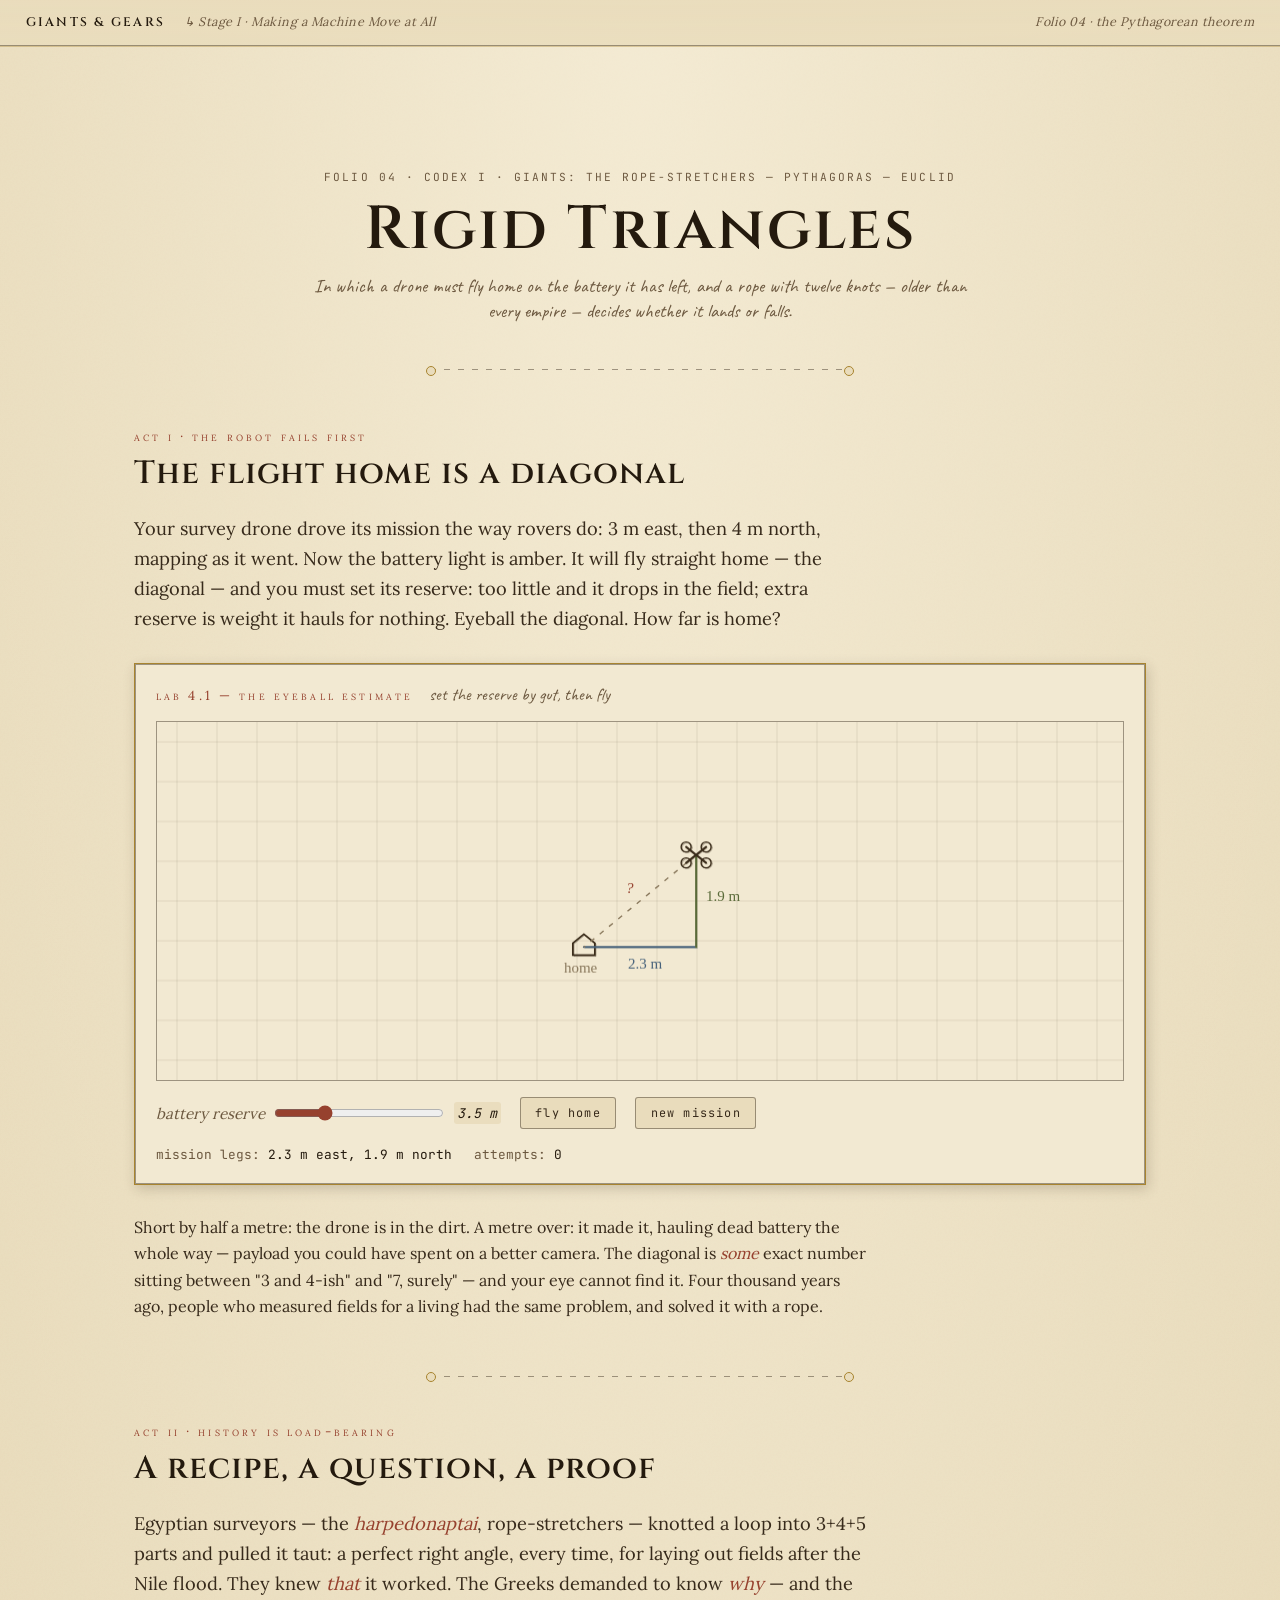
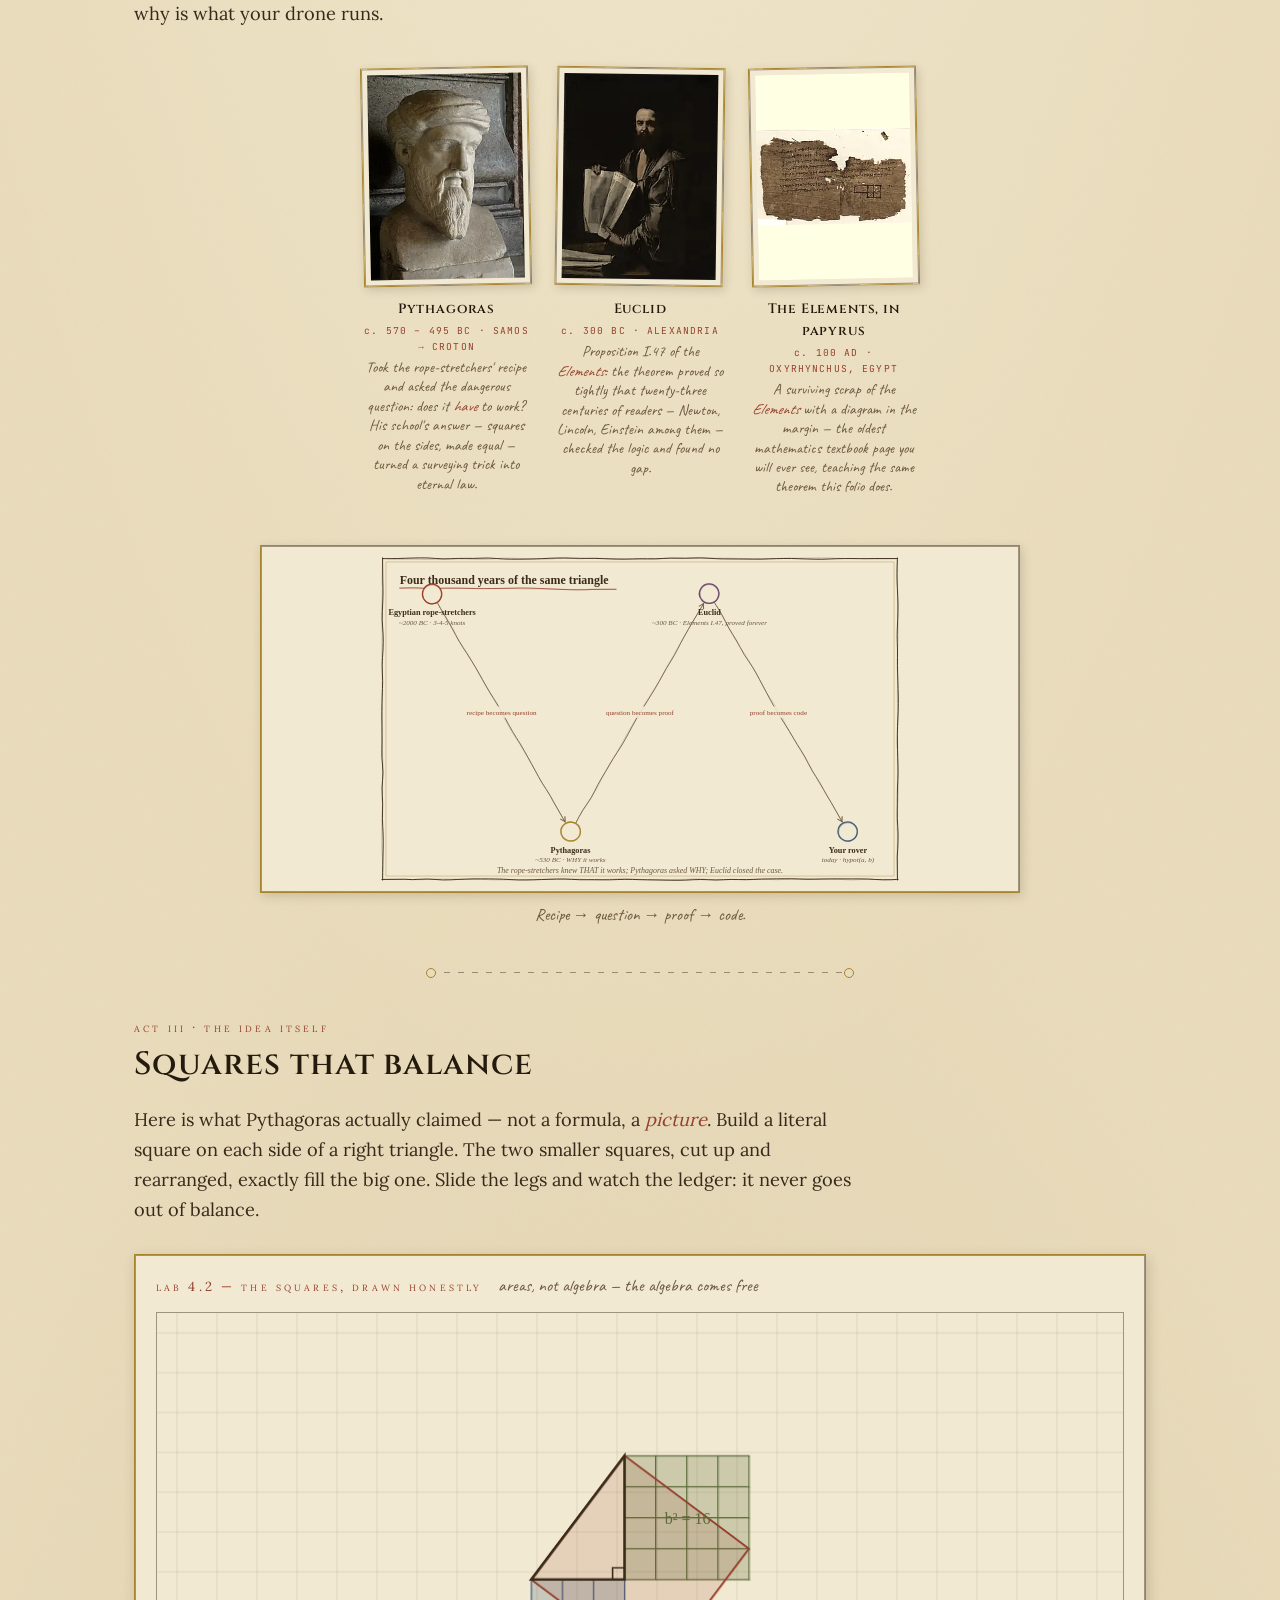
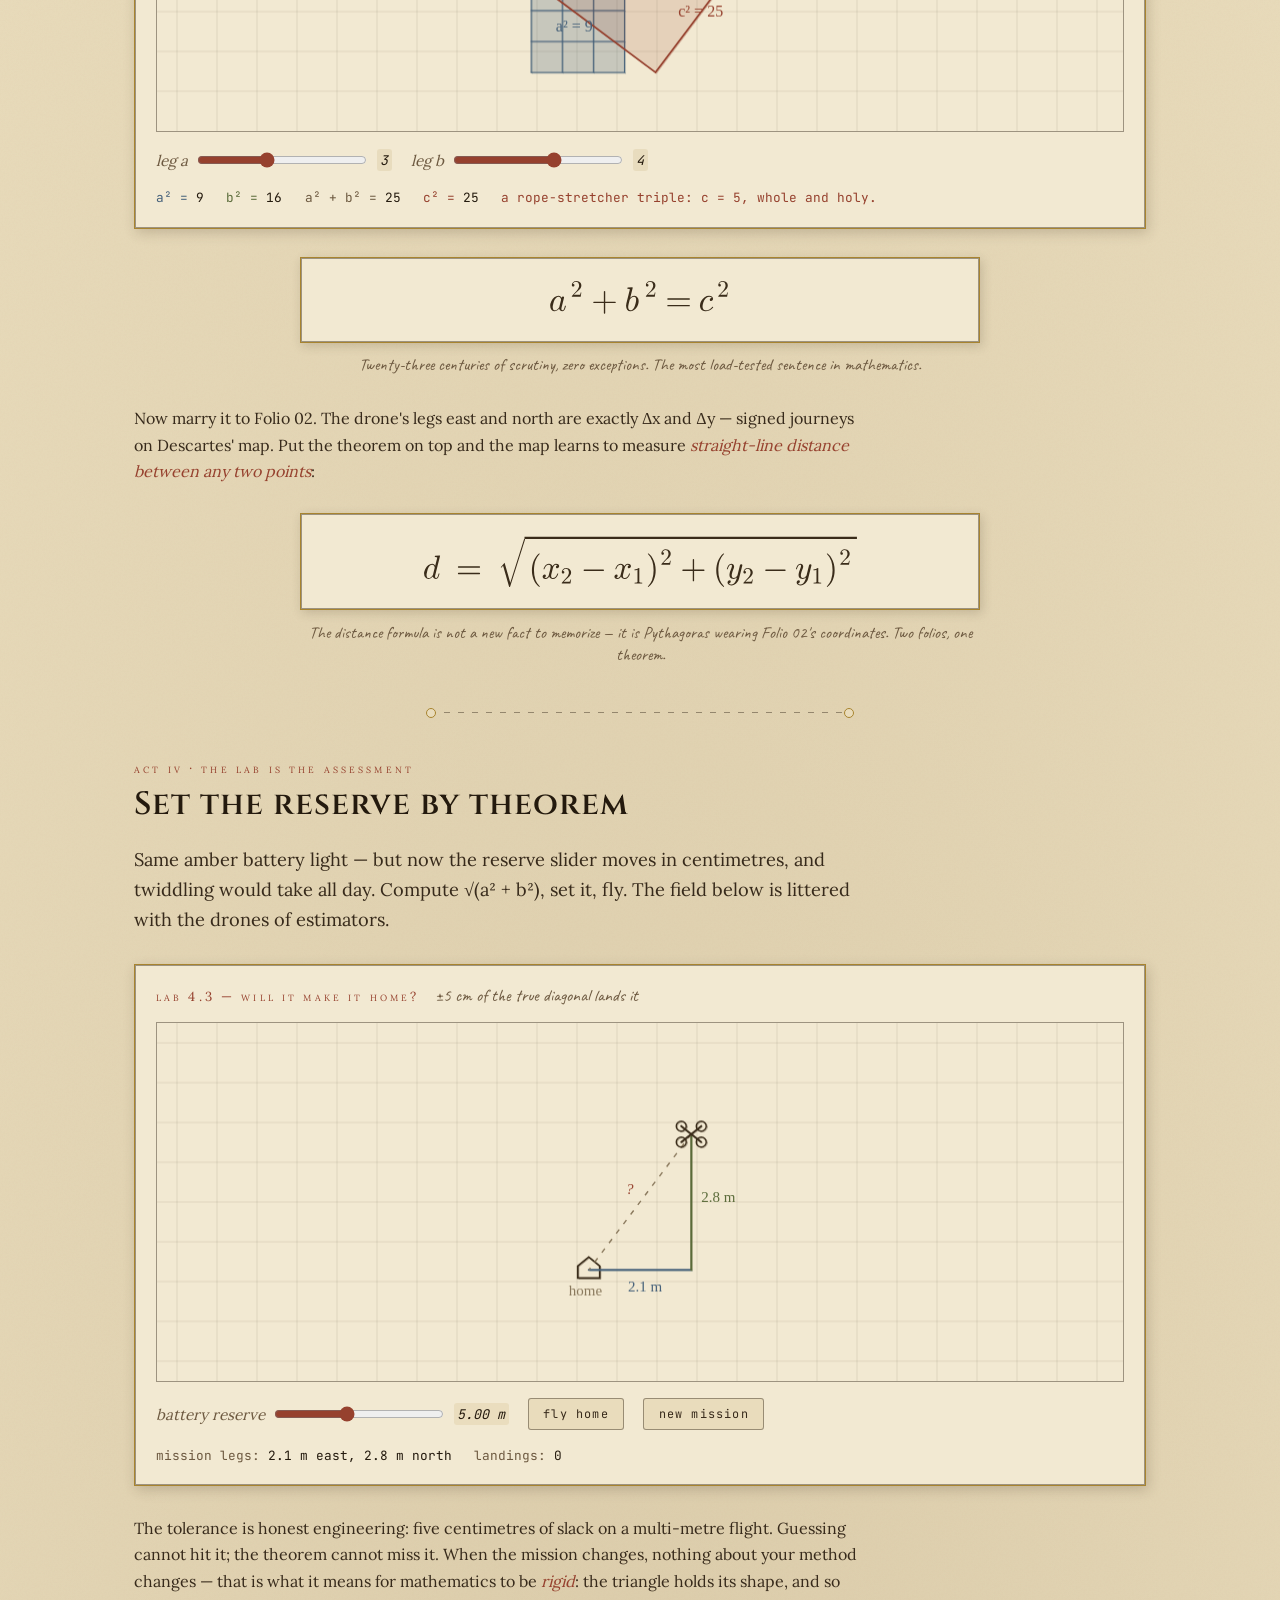
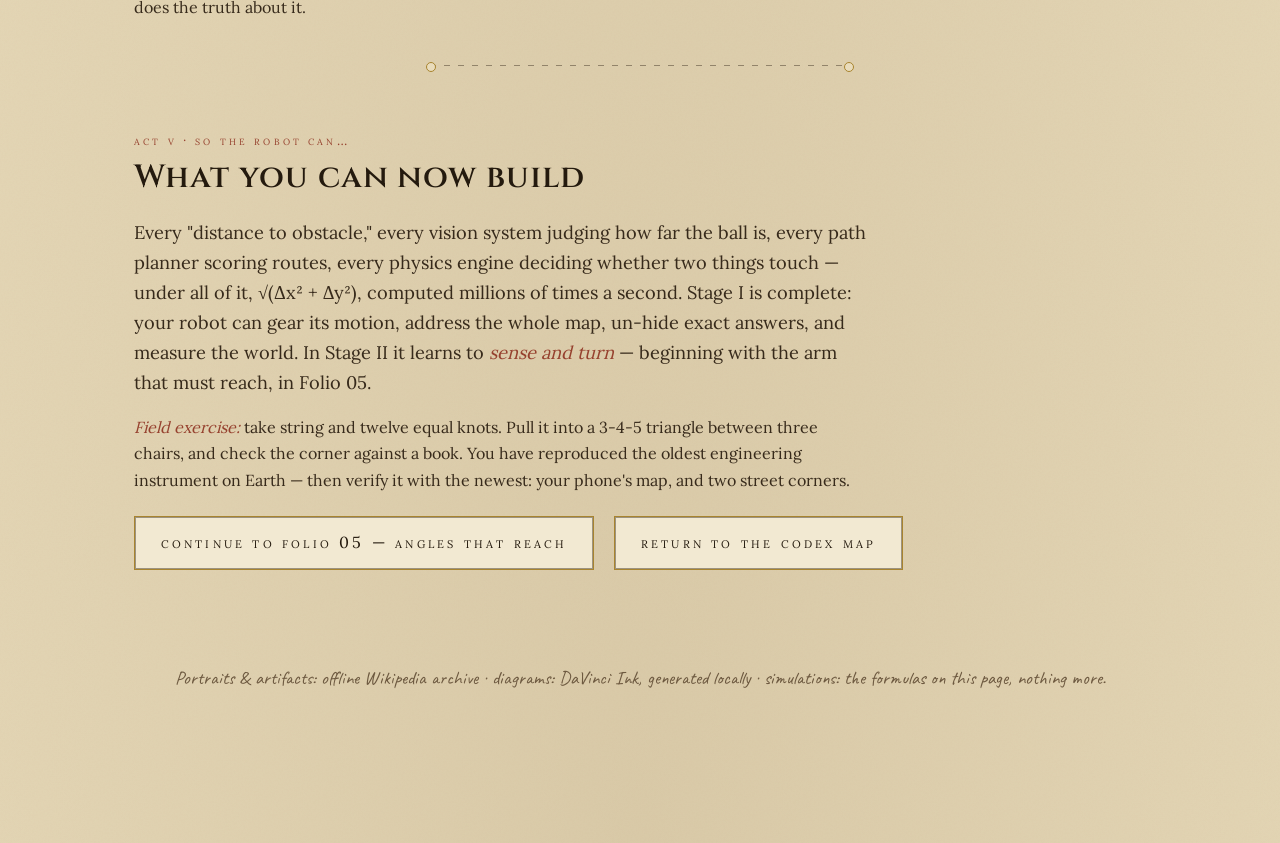
<file: units/rigid-triangles.html>
<!doctype html>
<html lang="en">
<head>
<meta charset="utf-8">
<meta name="viewport" content="width=device-width, initial-scale=1">
<title>Folio 04 — Rigid Triangles · Giants &amp; Gears</title>
<link rel="stylesheet" href="../assets/css/golden-archive-kit.css">
<link rel="stylesheet" href="../assets/css/site.css">
</head>
<body>

<nav class="chrome">
  <a class="wordmark" href="../index.html">Giants &amp; Gears</a>
  <span class="crumb">↳ Stage I · Making a Machine Move at All</span>
  <span class="right">Folio 04 · the Pythagorean theorem</span>
</nav>

<main>
  <header style="text-align:center; margin:3.5rem 0 1rem;">
    <div class="catalog reveal">FOLIO 04 · CODEX I · GIANTS: THE ROPE-STRETCHERS — PYTHAGORAS — EUCLID</div>
    <h1 class="reveal" style="margin:.6rem 0;">Rigid Triangles</h1>
    <p class="plaque-caption reveal" style="max-width:42rem;margin:0 auto;">
      In which a drone must fly home on the battery it has left,
      and a rope with twelve knots — older than every empire — decides
      whether it lands or falls.
    </p>
  </header>

  <div class="constellation-rule"></div>

  <!-- ================= ACT I ================= -->
  <section class="exhibit wide">
    <div>
      <div class="smallcaps reveal">act i · the robot fails first</div>
      <h2 class="reveal">The flight home is a diagonal</h2>
      <p class="lede reveal">
        Your survey drone drove its mission the way rovers do: 3&nbsp;m east,
        then 4&nbsp;m north, mapping as it went. Now the battery light is amber.
        It will fly straight home — the diagonal — and you must set its reserve:
        too little and it drops in the field; extra reserve is weight it hauls
        for nothing. Eyeball the diagonal. How far is home?
      </p>
      <div class="lab reveal">
        <div class="lab-head">
          <span class="smallcaps">lab 4.1 — the eyeball estimate</span>
          <span class="plaque-caption">set the reserve by gut, then fly</span>
        </div>
        <canvas id="battery" height="360"></canvas>
        <div class="controls">
          <label>battery reserve <input type="range" id="reserve" min="1" max="10" value="3.5" step="0.1"> <code id="reservev">3.5 m</code></label>
          <button class="toggle" id="fly">fly home</button>
          <button class="toggle" id="newLeg">new mission</button>
        </div>
        <div class="readout">
          <span>mission legs: <b id="legsRead">3 m east, 4 m north</b></span>
          <span>attempts: <b id="batAttempts">0</b></span>
          <span id="batStatus" style="color:var(--chalk)"></span>
        </div>
      </div>
      <p class="reveal">
        Short by half a metre: the drone is in the dirt. A metre over: it made
        it, hauling dead battery the whole way — payload you could have spent on
        a better camera. The diagonal is <em>some</em> exact number sitting
        between "3 and 4-ish" and "7, surely" — and your eye cannot find it.
        Four thousand years ago, people who measured fields for a living had
        the same problem, and solved it with a rope.
      </p>
    </div>
  </section>

  <div class="constellation-rule"></div>

  <!-- ================= ACT II ================= -->
  <section>
    <div class="smallcaps reveal">act ii · history is load-bearing</div>
    <h2 class="reveal">A recipe, a question, a proof</h2>
    <p class="lede reveal">
      Egyptian surveyors — the <em>harpedonaptai</em>, rope-stretchers — knotted
      a loop into 3+4+5 parts and pulled it taut: a perfect right angle, every
      time, for laying out fields after the Nile flood. They knew <em>that</em>
      it worked. The Greeks demanded to know <em>why</em> — and the why is what
      your drone runs.
    </p>

    <div class="gallery">
      <figure class="portrait reveal">
        <div class="frame"><img src="../assets/img/portraits/pythagoras.jpg" alt="Pythagoras"></div>
        <figcaption class="plaque">
          <div class="name">Pythagoras</div>
          <div class="dates">c. 570 – 495 BC · SAMOS → CROTON</div>
          <div class="role">Took the rope-stretchers' recipe and asked the dangerous question: does it <em>have</em> to work? His school's answer — squares on the sides, made equal — turned a surveying trick into eternal law.</div>
        </figcaption>
      </figure>
      <figure class="portrait reveal">
        <div class="frame"><img src="../assets/img/portraits/euclid.jpg" alt="Euclid"></div>
        <figcaption class="plaque">
          <div class="name">Euclid</div>
          <div class="dates">c. 300 BC · ALEXANDRIA</div>
          <div class="role">Proposition I.47 of the <em>Elements</em>: the theorem proved so tightly that twenty-three centuries of readers — Newton, Lincoln, Einstein among them — checked the logic and found no gap.</div>
        </figcaption>
      </figure>
      <figure class="portrait reveal">
        <div class="frame"><img src="../assets/img/portraits/elements-papyrus.jpg" alt="Papyrus fragment of Euclid's Elements" style="object-fit:contain; background:#f6efdd;"></div>
        <figcaption class="plaque">
          <div class="name">The Elements, in papyrus</div>
          <div class="dates">c. 100 AD · OXYRHYNCHUS, EGYPT</div>
          <div class="role">A surviving scrap of the <em>Elements</em> with a diagram in the margin — the oldest mathematics textbook page you will ever see, teaching the same theorem this folio does.</div>
        </figcaption>
      </figure>
    </div>

    <figure class="formula-artifact reveal">
      <div class="frame"><img src="../assets/img/diagrams/triangle-history.svg" alt="four thousand years of the same triangle"></div>
      <figcaption class="plaque-caption">Recipe → question → proof → code.</figcaption>
    </figure>
  </section>

  <div class="constellation-rule"></div>

  <!-- ================= ACT III ================= -->
  <section>
    <div class="smallcaps reveal">act iii · the idea itself</div>
    <h2 class="reveal">Squares that balance</h2>
    <p class="lede reveal">
      Here is what Pythagoras actually claimed — not a formula, a <em>picture</em>.
      Build a literal square on each side of a right triangle. The two smaller
      squares, cut up and rearranged, exactly fill the big one. Slide the legs
      and watch the ledger: it never goes out of balance.
    </p>

    <div class="lab reveal">
      <div class="lab-head">
        <span class="smallcaps">lab 4.2 — the squares, drawn honestly</span>
        <span class="plaque-caption">areas, not algebra — the algebra comes free</span>
      </div>
      <canvas id="squares" height="420"></canvas>
      <div class="controls">
        <label>leg a <input type="range" id="legA" min="1" max="6" value="3" step="1"> <code id="legAv">3</code></label>
        <label>leg b <input type="range" id="legB" min="1" max="6" value="4" step="1"> <code id="legBv">4</code></label>
      </div>
      <div class="readout">
        <span style="color:#46617a">a² = <b id="a2">9</b></span>
        <span style="color:#5b6b3a">b² = <b id="b2">16</b></span>
        <span>a² + b² = <b id="ab2">25</b></span>
        <span style="color:var(--chalk)">c² = <b id="c2">25</b></span>
        <span id="sqNote" style="color:var(--chalk)"></span>
      </div>
    </div>

    <figure class="formula-artifact reveal">
      <div class="frame"><img src="../assets/img/diagrams/f-pythagoras.svg" alt="a squared plus b squared equals c squared" style="max-height:48px;"></div>
      <figcaption class="plaque-caption">Twenty-three centuries of scrutiny, zero exceptions. The most load-tested sentence in mathematics.</figcaption>
    </figure>

    <p class="reveal">
      Now marry it to Folio&nbsp;02. The drone's legs east and north are exactly
      Δx and Δy — signed journeys on Descartes' map. Put the theorem on top and
      the map learns to measure <em>straight-line distance between any two
      points</em>:
    </p>

    <figure class="formula-artifact reveal">
      <div class="frame"><img src="../assets/img/diagrams/f-distance.svg" alt="distance formula" style="max-height:60px;"></div>
      <figcaption class="plaque-caption">
        The distance formula is not a new fact to memorize — it is Pythagoras
        wearing Folio 02's coordinates. Two folios, one theorem.
      </figcaption>
    </figure>
  </section>

  <div class="constellation-rule"></div>

  <!-- ================= ACT IV ================= -->
  <section>
    <div class="smallcaps reveal">act iv · the lab is the assessment</div>
    <h2 class="reveal">Set the reserve by theorem</h2>
    <p class="lede reveal">
      Same amber battery light — but now the reserve slider moves in centimetres,
      and twiddling would take all day. Compute √(a²&nbsp;+&nbsp;b²), set it,
      fly. The field below is littered with the drones of estimators.
    </p>

    <div class="lab reveal">
      <div class="lab-head">
        <span class="smallcaps">lab 4.3 — will it make it home?</span>
        <span class="plaque-caption">±5 cm of the true diagonal lands it</span>
      </div>
      <canvas id="flyhome" height="360"></canvas>
      <div class="controls">
        <label>battery reserve <input type="range" id="res2" min="0" max="12" value="5" step="0.05"> <code id="res2v">5.00 m</code></label>
        <button class="toggle" id="fly2">fly home</button>
        <button class="toggle" id="newLeg2">new mission</button>
      </div>
      <div class="readout">
        <span>mission legs: <b id="legs2">—</b></span>
        <span>landings: <b id="landings">0</b></span>
        <span id="fhStatus" style="color:var(--chalk)"></span>
      </div>
    </div>

    <p class="reveal">
      The tolerance is honest engineering: five centimetres of slack on a
      multi-metre flight. Guessing cannot hit it; the theorem cannot miss it.
      When the mission changes, nothing about your method changes — that is
      what it means for mathematics to be <em>rigid</em>: the triangle holds
      its shape, and so does the truth about it.
    </p>
  </section>

  <div class="constellation-rule"></div>

  <!-- ================= ACT V ================= -->
  <section class="exhibit wide" style="margin:4rem 0;">
    <div>
      <div class="smallcaps reveal">act v · so the robot can…</div>
      <h2 class="reveal">What you can now build</h2>
      <p class="lede reveal">
        Every "distance to obstacle," every vision system judging how far the
        ball is, every path planner scoring routes, every physics engine
        deciding whether two things touch — under all of it, √(Δx²&nbsp;+&nbsp;Δy²),
        computed millions of times a second. Stage&nbsp;I is complete: your robot
        can gear its motion, address the whole map, un-hide exact answers, and
        measure the world. In Stage&nbsp;II it learns to <em>sense and turn</em> —
        beginning with the arm that must reach, in Folio&nbsp;05.
      </p>
      <p class="reveal" style="margin-top:1rem;">
        <em>Field exercise:</em> take string and twelve equal knots. Pull it into
        a 3-4-5 triangle between three chairs, and check the corner against a
        book. You have reproduced the oldest engineering instrument on Earth —
        then verify it with the newest: your phone's map, and two street corners.
      </p>
      <a class="next-exhibit reveal" href="angles-that-reach.html">continue to folio 05 — angles that reach</a>
      <a class="next-exhibit reveal" href="../index.html" style="margin-left:1rem;">return to the codex map</a>
    </div>
  </section>

  <footer>
    <div class="plaque-caption">
      Portraits &amp; artifacts: offline Wikipedia archive · diagrams: DaVinci Ink,
      generated locally · simulations: the formulas on this page, nothing more.
    </div>
  </footer>
</main>

<script>
const TAU = Math.PI * 2;
const C = { bg:'#f2e9d2', grid:'rgba(58,44,26,.10)', ink:'#3a2c1a', chalk:'#96412e',
            slate:'#46617a', olive:'#5b6b3a', gold:'#a8842f', ghost:'#8a795d' };
const HAND = "'Ink Free', 'Segoe Print', cursive";

function setupCanvas(cv) {
  const designH = parseInt(cv.getAttribute('height'), 10);   // fixed design height
  function resize() {
    const dpr = devicePixelRatio || 1;
    const w = Math.max(1, cv.clientWidth);
    cv.width = w * dpr; cv.height = designH * dpr;
    cv.style.height = designH + 'px';
    const ctx = cv.getContext('2d');
    ctx.setTransform(dpr, 0, 0, dpr, 0, 0);
    return ctx;
  }
  return { resize, get w() { return Math.max(1, cv.clientWidth); }, get h() { return designH; } };
}
function inkStroke(ctx, drawPath, color, width) {
  ctx.save();
  ctx.strokeStyle = color; ctx.lineWidth = width; ctx.lineCap = 'round';
  ctx.beginPath(); drawPath(0, 0); ctx.stroke();
  ctx.globalAlpha = 0.35; ctx.lineWidth = Math.max(1, width * 0.45);
  ctx.beginPath(); drawPath(1.1, 0.8); ctx.stroke();
  ctx.restore();
}
function paper(ctx, w, h) {
  ctx.fillStyle = C.bg; ctx.fillRect(0, 0, w, h);
  ctx.strokeStyle = C.grid; ctx.lineWidth = 1;
  for (let x = 20; x < w; x += 40) { ctx.beginPath(); ctx.moveTo(x, 0); ctx.lineTo(x, h); ctx.stroke(); }
  for (let y = 20; y < h; y += 40) { ctx.beginPath(); ctx.moveTo(0, y); ctx.lineTo(w, y); ctx.stroke(); }
}
function droneMark(ctx, x, y, color) {
  inkStroke(ctx, (ox, oy) => {
    ctx.moveTo(x - 10 + ox, y - 8 + oy); ctx.lineTo(x + 10 + ox, y + 8 + oy);
    ctx.moveTo(x + 10 + ox, y - 8 + oy); ctx.lineTo(x - 10 + ox, y + 8 + oy);
  }, color, 2);
  for (const [sx, sy] of [[-10, -8], [10, -8], [-10, 8], [10, 8]])
    inkStroke(ctx, (ox, oy) => { ctx.arc(x + sx + ox, y + sy + oy, 5, 0, TAU); }, color, 1.4);
}
function homeMark(ctx, x, y) {
  inkStroke(ctx, (ox, oy) => {
    ctx.moveTo(x - 11 + ox, y + 8 + oy); ctx.lineTo(x - 11 + ox, y - 4 + oy);
    ctx.lineTo(x + ox, y - 13 + oy); ctx.lineTo(x + 11 + ox, y - 4 + oy);
    ctx.lineTo(x + 11 + ox, y + 8 + oy); ctx.closePath();
  }, C.ink, 1.8);
}

/* shared: the mission scene — legs, diagonal flight, crash/landing */
function missionLab(canvasId, sliderId, sliderLabelId, flyId, newId, attemptsId, legsId, statusId, opts) {
  const cv = document.getElementById(canvasId), S = setupCanvas(cv);
  let ctx = S.resize(), M = null, anim = null, prog = 0, flown = false, count = 0;
  const el = (id) => document.getElementById(id);
  const tol = opts.tolerance, over = opts.overPenalty;

  function newMission() {
    if (opts.integerLegs) {
      const sets = [[3, 4], [6, 8], [5, 12], [8, 6], [9, 12], [12, 5]];
      const [a, b] = sets[Math.floor(Math.random() * sets.length)];
      M = { a, b };
    } else {
      M = { a: +(1.5 + Math.random() * 5).toFixed(1), b: +(1.5 + Math.random() * 5).toFixed(1) };
    }
    M.c = Math.hypot(M.a, M.b);
    prog = 0; flown = false;
    el(legsId).textContent = M.a + ' m east, ' + M.b + ' m north';
    el(statusId).textContent = '';
    draw();
  }
  function geom() {
    const w = S.w, h = S.h, pad = 58;
    // fit THIS mission (home at corner, legs up-and-right) to the canvas, and
    // centre its bounding box — so a small 3-4 mission fills the window too
    const maxUnit = Math.max(M.a, M.b, 5);
    const sc = Math.min((w - 2 * pad) / maxUnit, (h - 2 * pad) / maxUnit);
    const hx = (w - M.a * sc) / 2;
    const hy = (h + M.b * sc) / 2;
    return { hx, hy, sc };
  }
  function draw() {
    const w = S.w, h = S.h;
    paper(ctx, w, h);
    const { hx, hy, sc } = geom();
    const px = hx + M.a * sc, py = hy - M.b * sc;
    homeMark(ctx, hx, hy);
    ctx.fillStyle = C.ghost; ctx.font = '15px ' + HAND;
    ctx.fillText('home', hx - 20, hy + 26);
    // mission legs
    inkStroke(ctx, (ox, oy) => { ctx.moveTo(hx + ox, hy + oy); ctx.lineTo(px + ox, hy + oy); }, C.slate, 2);
    inkStroke(ctx, (ox, oy) => { ctx.moveTo(px + ox, hy + oy); ctx.lineTo(px + ox, py + oy); }, C.olive, 2);
    ctx.fillStyle = C.slate; ctx.font = '15px ' + HAND;
    ctx.fillText(M.a + ' m', (hx + px) / 2 - 12, hy + 22);
    ctx.fillStyle = C.olive;
    ctx.fillText(M.b + ' m', px + 10, (hy + py) / 2);
    // the diagonal: dashed until flown
    ctx.save(); ctx.setLineDash([5, 7]); ctx.strokeStyle = C.ghost; ctx.lineWidth = 1.4;
    ctx.beginPath(); ctx.moveTo(px, py); ctx.lineTo(hx, hy); ctx.stroke(); ctx.restore();
    ctx.fillStyle = C.chalk; ctx.font = 'italic 15px Georgia';
    ctx.fillText('?', (hx + px) / 2 - 14, (hy + py) / 2 - 8);
    // flight progress
    const reserve = +el(sliderId).value;
    const flyDist = Math.min(reserve, M.c);
    const t = prog * (flyDist / M.c);
    const fx = px + (hx - px) * t, fy = py + (hy - py) * t;
    if (prog > 0) inkStroke(ctx, (ox, oy) => { ctx.moveTo(px + ox, py + oy); ctx.lineTo(fx + ox, fy + oy); }, C.chalk, 2);
    droneMark(ctx, prog > 0 ? fx : px, prog > 0 ? fy : py, flown && reserve < M.c - tol ? C.chalk : C.ink);
    if (flown && reserve < M.c - tol && prog >= 1) {
      ctx.fillStyle = C.chalk; ctx.font = '20px ' + HAND;
      ctx.fillText('down in the field', fx - 50, fy - 18);
    }
  }
  function fly() {
    if (anim) cancelAnimationFrame(anim);
    prog = 0; flown = true; count++;
    el(attemptsId).textContent = count;
    const step = () => {
      prog = Math.min(1, prog + 0.014);
      draw();
      if (prog < 1) { anim = requestAnimationFrame(step); return; }
      anim = null;
      const reserve = +el(sliderId).value, need = M.c;
      const st = el(statusId);
      if (reserve < need - tol) st.textContent = 'down ' + (need - reserve).toFixed(2) + ' m short of home. The true diagonal was ' + need.toFixed(2) + ' m.';
      else if (reserve > need + over) st.textContent = 'landed — but hauled ' + (reserve - need).toFixed(2) + ' m of dead battery. The exact diagonal was ' + need.toFixed(2) + ' m.';
      else { st.textContent = '✦ landed with ' + (reserve - need).toFixed(2) + ' m to spare — the theorem flew that.'; }
      draw();
    };
    anim = requestAnimationFrame(step);
  }
  el(sliderId).addEventListener('input', () => {
    el(sliderLabelId).textContent = (+el(sliderId).value).toFixed(2) + ' m';
    prog = 0; flown = false; draw();
  });
  el(flyId).addEventListener('click', fly);
  el(newId).addEventListener('click', newMission);
  addEventListener('resize', () => { ctx = S.resize(); draw(); });
  newMission();
  return { newMission };
}

/* LAB 4.1 — eyeball (coarse slider, generous-but-punishing) */
missionLab('battery', 'reserve', 'reservev', 'fly', 'newLeg', 'batAttempts', 'legsRead', 'batStatus',
           { tolerance: 0.05, overPenalty: 0.5, integerLegs: false });

/* LAB 4.3 — by theorem (fine slider, honest tolerance) */
missionLab('flyhome', 'res2', 'res2v', 'fly2', 'newLeg2', 'landings', 'legs2', 'fhStatus',
           { tolerance: 0.05, overPenalty: 0.3, integerLegs: false });

/* ---------------- LAB 4.2 — the literal squares ---------------- */
(function () {
  const cv = document.getElementById('squares'), S = setupCanvas(cv);
  let ctx = S.resize();
  const el = (id) => document.getElementById(id);

  function draw() {
    const w = S.w, h = S.h;
    paper(ctx, w, h);
    const a = +el('legA').value, b = +el('legB').value;
    const sc = Math.min((w - 320) / (a + b + 2), (h - 140) / (a + b + 2), 34);
    const ox = w / 2 - (b - a) * sc / 2, oy = h / 2 + (a + 2) * sc / 2 - 20;
    // triangle: right angle at origin; a along -x (west), b up
    const Ax = ox - a * sc, Ay = oy;         // end of leg a
    const Bx = ox, By = oy - b * sc;         // end of leg b
    // square on a (below leg a)
    ctx.save(); ctx.globalAlpha = 0.25; ctx.fillStyle = C.slate;
    ctx.fillRect(Ax, oy, a * sc, a * sc); ctx.restore();
    for (let i = 0; i <= a; i++) {
      inkStroke(ctx, (o1, o2) => { ctx.moveTo(Ax + i * sc + o1, oy + o2); ctx.lineTo(Ax + i * sc + o1, oy + a * sc + o2); }, C.slate, 1);
      inkStroke(ctx, (o1, o2) => { ctx.moveTo(Ax + o1, oy + i * sc + o2); ctx.lineTo(Ax + a * sc + o1, oy + i * sc + o2); }, C.slate, 1);
    }
    // square on b (right of leg b)
    ctx.save(); ctx.globalAlpha = 0.25; ctx.fillStyle = C.olive;
    ctx.fillRect(ox, By - 0, b * sc, b * sc); ctx.restore();
    for (let i = 0; i <= b; i++) {
      inkStroke(ctx, (o1, o2) => { ctx.moveTo(ox + i * sc + o1, By + o2); ctx.lineTo(ox + i * sc + o1, By + b * sc + o2); }, C.olive, 1);
      inkStroke(ctx, (o1, o2) => { ctx.moveTo(ox + o1, By + i * sc + o2); ctx.lineTo(ox + b * sc + o1, By + i * sc + o2); }, C.olive, 1);
    }
    // square on c (on the hypotenuse, outward)
    const hxv = (Bx - Ax), hyv = (By - Ay);
    const nx = -hyv, ny = hxv;   // outward normal (left of A->B)
    const n = Math.hypot(nx, ny), ux = nx / n, uy = ny / n;
    const cLen = Math.hypot(hxv, hyv);
    const C1 = [Ax + ux * cLen, Ay + uy * cLen], C2 = [Bx + ux * cLen, By + uy * cLen];
    ctx.save(); ctx.globalAlpha = 0.14; ctx.fillStyle = C.chalk;
    ctx.beginPath(); ctx.moveTo(Ax, Ay); ctx.lineTo(Bx, By); ctx.lineTo(C2[0], C2[1]); ctx.lineTo(C1[0], C1[1]); ctx.closePath(); ctx.fill();
    ctx.restore();
    inkStroke(ctx, (o1, o2) => {
      ctx.moveTo(Ax + o1, Ay + o2); ctx.lineTo(Bx + o1, By + o2);
      ctx.lineTo(C2[0] + o1, C2[1] + o2); ctx.lineTo(C1[0] + o1, C1[1] + o2); ctx.closePath();
    }, C.chalk, 1.8);
    // the triangle on top
    inkStroke(ctx, (o1, o2) => {
      ctx.moveTo(ox + o1, oy + o2); ctx.lineTo(Ax + o1, Ay + o2);
      ctx.lineTo(Bx + o1, By + o2); ctx.closePath();
    }, C.ink, 2.4);
    // right-angle mark
    inkStroke(ctx, (o1, o2) => { ctx.moveTo(ox - 12 + o1, oy + o2); ctx.lineTo(ox - 12 + o1, oy - 12 + o2); ctx.lineTo(ox + o1, oy - 12 + o2); }, C.ink, 1.3);
    // labels
    ctx.font = '16px ' + HAND;
    ctx.fillStyle = C.slate; ctx.fillText('a² = ' + (a * a), Ax + a * sc / 2 - 22, oy + a * sc / 2 + 6);
    ctx.fillStyle = C.olive; ctx.fillText('b² = ' + (b * b), ox + b * sc / 2 - 22, By + b * sc / 2 + 6);
    ctx.fillStyle = C.chalk;
    ctx.fillText('c² = ' + (a * a + b * b), (C1[0] + C2[0]) / 2 - 24, (C1[1] + C2[1]) / 2 + 6);
    el('a2').textContent = a * a; el('b2').textContent = b * b;
    el('ab2').textContent = a * a + b * b; el('c2').textContent = a * a + b * b;
    const c = Math.sqrt(a * a + b * b);
    el('sqNote').textContent = Number.isInteger(c) ? 'a rope-stretcher triple: c = ' + c + ', whole and holy.' : 'c = √' + (a * a + b * b) + ' ≈ ' + c.toFixed(3);
    el('legAv').textContent = a; el('legBv').textContent = b;
  }
  el('legA').addEventListener('input', draw);
  el('legB').addEventListener('input', draw);
  addEventListener('resize', () => { ctx = S.resize(); draw(); });
  draw();
})();
</script>
<script src="../assets/js/site.js"></script>
</body>
</html>
</file>
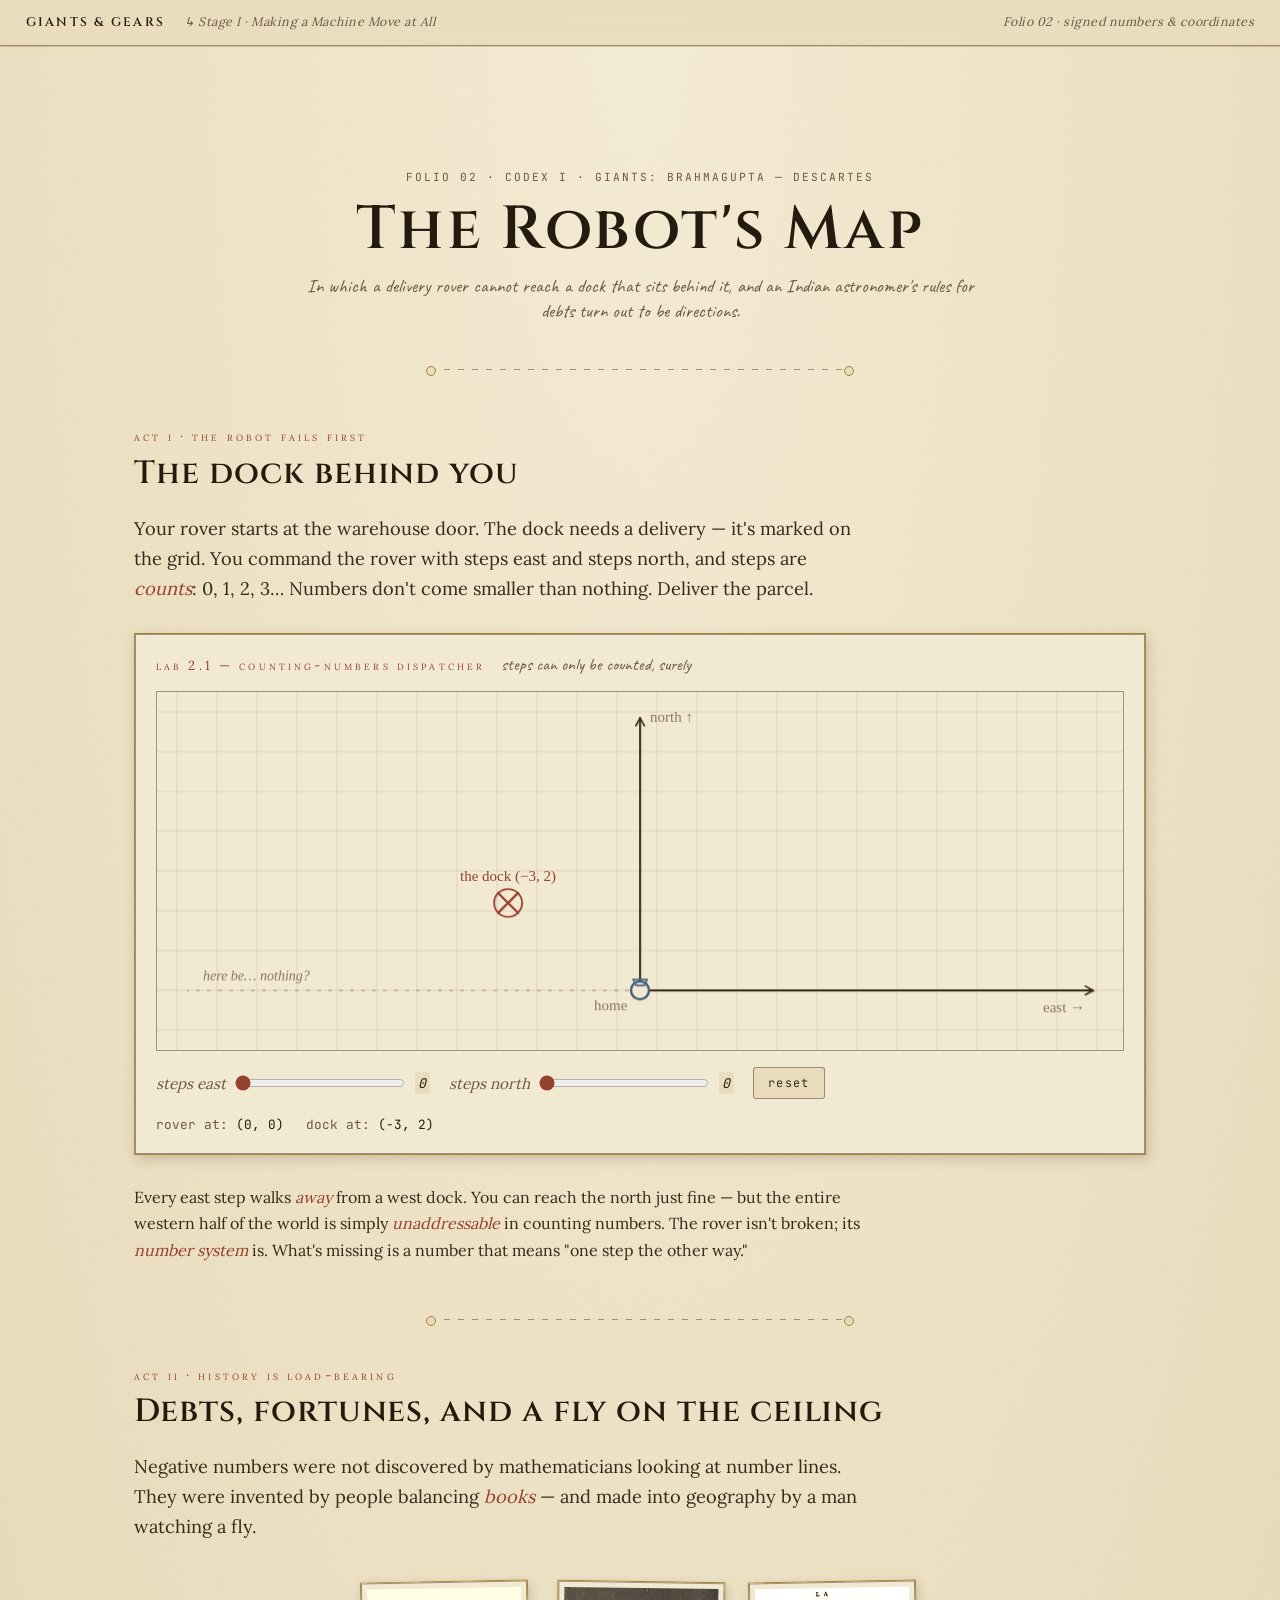
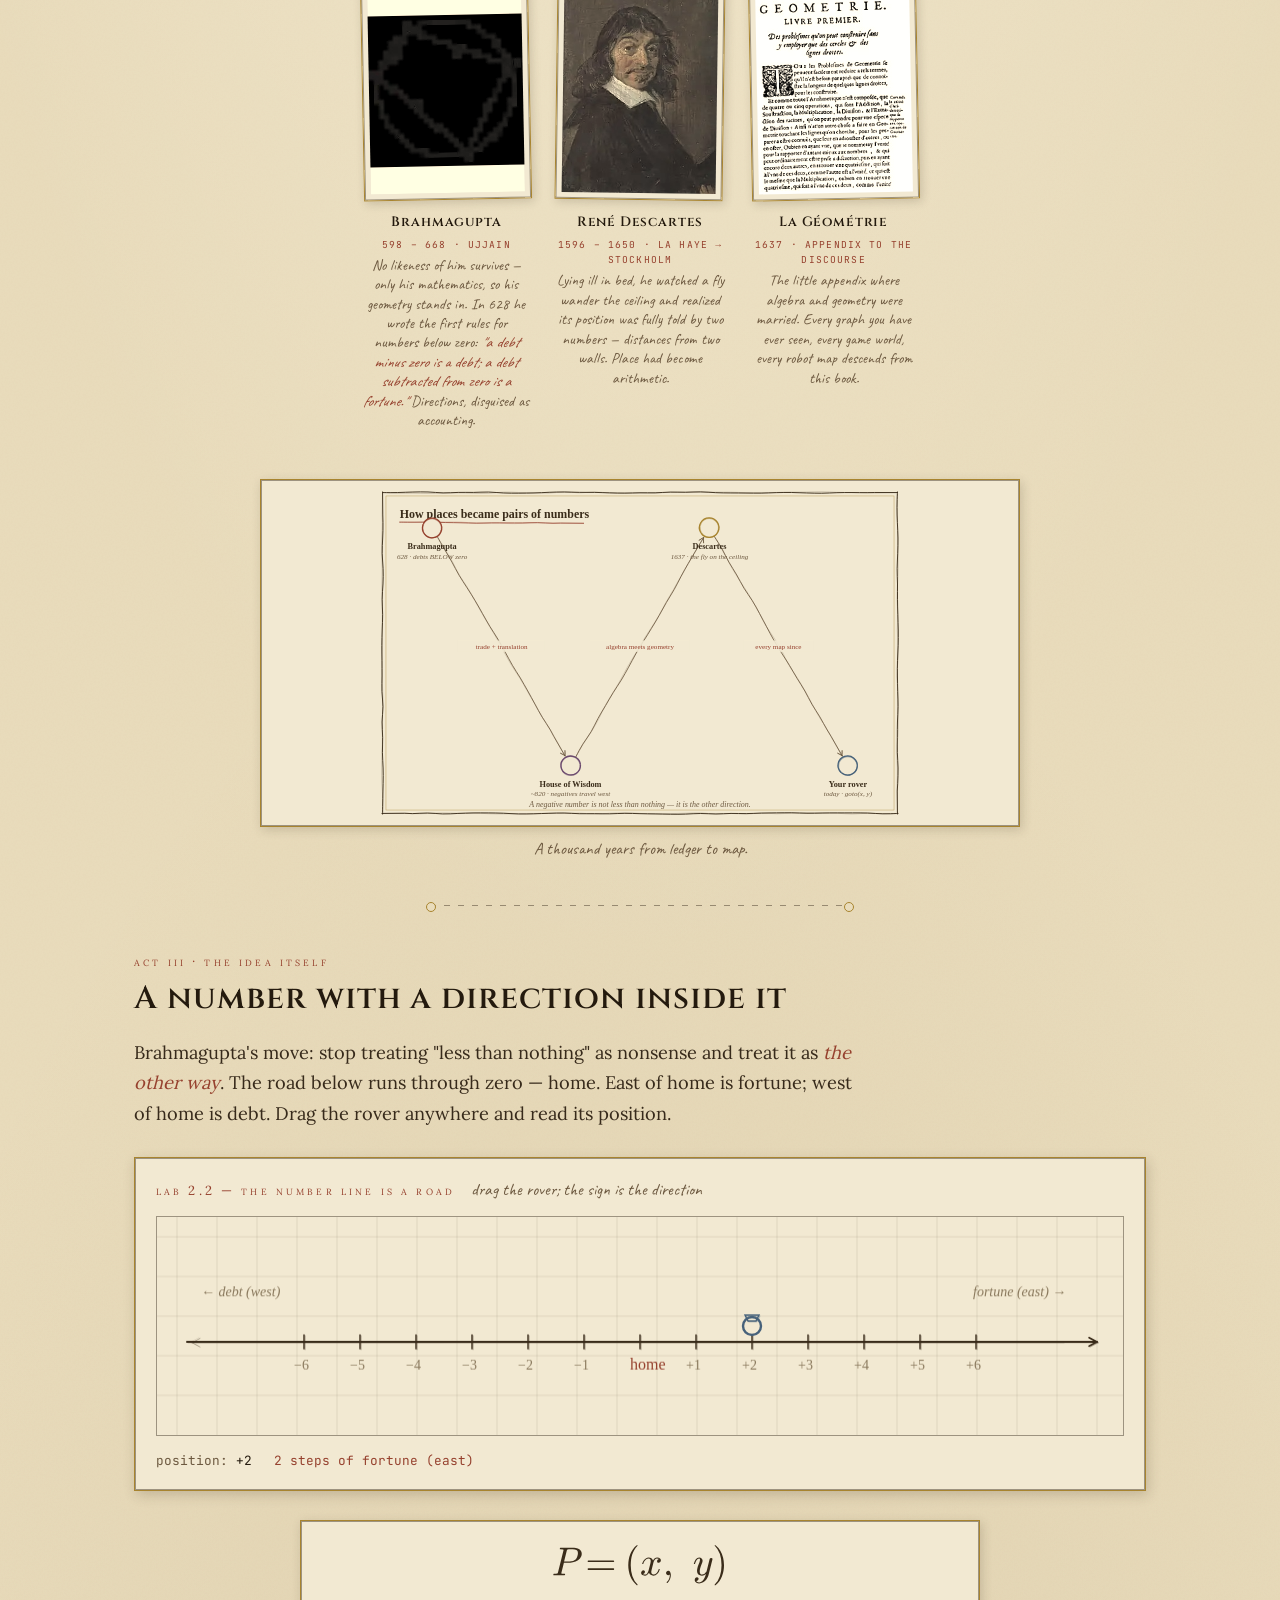
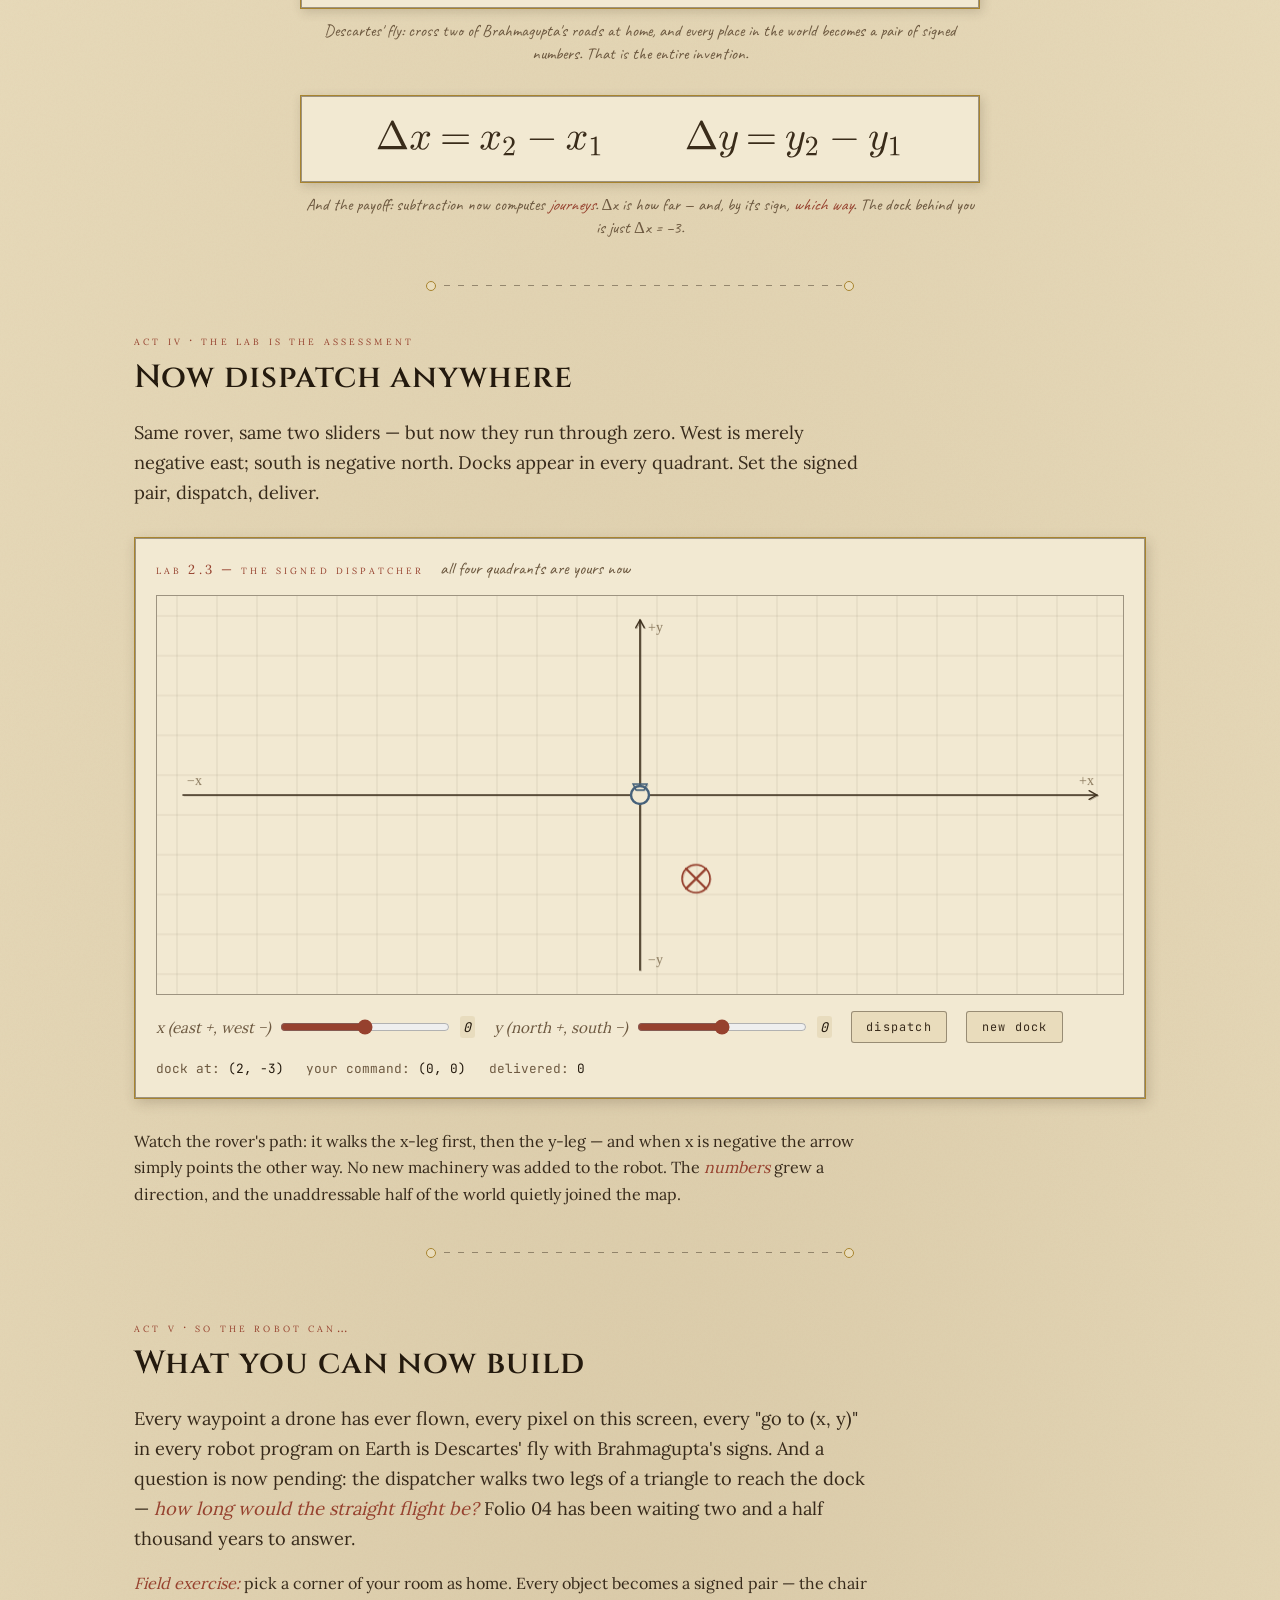
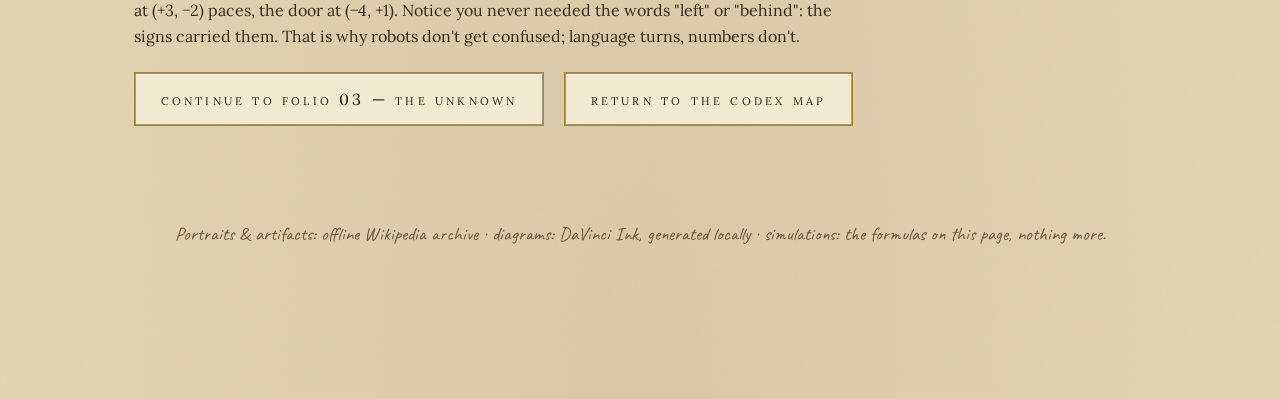
<file: units/the-robots-map.html>
<!doctype html>
<html lang="en">
<head>
<meta charset="utf-8">
<meta name="viewport" content="width=device-width, initial-scale=1">
<title>Folio 02 — The Robot's Map · Giants &amp; Gears</title>
<link rel="stylesheet" href="../assets/css/golden-archive-kit.css">
<link rel="stylesheet" href="../assets/css/site.css">
</head>
<body>

<nav class="chrome">
  <a class="wordmark" href="../index.html">Giants &amp; Gears</a>
  <span class="crumb">↳ Stage I · Making a Machine Move at All</span>
  <span class="right">Folio 02 · signed numbers &amp; coordinates</span>
</nav>

<main>
  <header style="text-align:center; margin:3.5rem 0 1rem;">
    <div class="catalog reveal">FOLIO 02 · CODEX I · GIANTS: BRAHMAGUPTA — DESCARTES</div>
    <h1 class="reveal" style="margin:.6rem 0;">The Robot's Map</h1>
    <p class="plaque-caption reveal" style="max-width:42rem;margin:0 auto;">
      In which a delivery rover cannot reach a dock that sits behind it,
      and an Indian astronomer's rules for debts turn out to be directions.
    </p>
  </header>

  <div class="constellation-rule"></div>

  <!-- ================= ACT I ================= -->
  <section class="exhibit wide">
    <div>
      <div class="smallcaps reveal">act i · the robot fails first</div>
      <h2 class="reveal">The dock behind you</h2>
      <p class="lede reveal">
        Your rover starts at the warehouse door. The dock needs a delivery —
        it's marked on the grid. You command the rover with steps east and steps
        north, and steps are <em>counts</em>: 0, 1, 2, 3… Numbers don't come
        smaller than nothing. Deliver the parcel.
      </p>
      <div class="lab reveal">
        <div class="lab-head">
          <span class="smallcaps">lab 2.1 — counting-numbers dispatcher</span>
          <span class="plaque-caption">steps can only be counted, surely</span>
        </div>
        <canvas id="posOnly" height="360"></canvas>
        <div class="controls">
          <label>steps east <input type="range" id="pe" min="0" max="6" value="0" step="1"> <code id="pev">0</code></label>
          <label>steps north <input type="range" id="pn" min="0" max="6" value="0" step="1"> <code id="pnv">0</code></label>
          <button class="toggle" id="poReset">reset</button>
        </div>
        <div class="readout">
          <span>rover at: <b id="poPos">(0, 0)</b></span>
          <span>dock at: <b>(−3, 2)</b></span>
          <span id="poStatus" style="color:var(--chalk)"></span>
        </div>
      </div>
      <p class="reveal">
        Every east step walks <em>away</em> from a west dock. You can reach the
        north just fine — but the entire western half of the world is simply
        <em>unaddressable</em> in counting numbers. The rover isn't broken; its
        <em>number system</em> is. What's missing is a number that means
        "one step the other way."
      </p>
    </div>
  </section>

  <div class="constellation-rule"></div>

  <!-- ================= ACT II ================= -->
  <section>
    <div class="smallcaps reveal">act ii · history is load-bearing</div>
    <h2 class="reveal">Debts, fortunes, and a fly on the ceiling</h2>
    <p class="lede reveal">
      Negative numbers were not discovered by mathematicians looking at number
      lines. They were invented by people balancing <em>books</em> — and made
      into geography by a man watching a fly.
    </p>

    <div class="gallery">
      <figure class="portrait reveal">
        <div class="frame"><img src="../assets/img/portraits/brahmagupta.jpg" alt="Brahmagupta's cyclic quadrilateral" style="object-fit:contain; background:#f6efdd;"></div>
        <figcaption class="plaque">
          <div class="name">Brahmagupta</div>
          <div class="dates">598 – 668 · UJJAIN</div>
          <div class="role">No likeness of him survives — only his mathematics, so his geometry stands in. In 628 he wrote the first rules for numbers below zero: <em>"a debt minus zero is a debt; a debt subtracted from zero is a fortune."</em> Directions, disguised as accounting.</div>
        </figcaption>
      </figure>
      <figure class="portrait reveal">
        <div class="frame"><img src="../assets/img/portraits/descartes.jpg" alt="René Descartes"></div>
        <figcaption class="plaque">
          <div class="name">René Descartes</div>
          <div class="dates">1596 – 1650 · LA HAYE → STOCKHOLM</div>
          <div class="role">Lying ill in bed, he watched a fly wander the ceiling and realized its position was fully told by two numbers — distances from two walls. Place had become arithmetic.</div>
        </figcaption>
      </figure>
      <figure class="portrait reveal">
        <div class="frame"><img src="../assets/img/portraits/la-geometrie.jpg" alt="La Géométrie, 1637"></div>
        <figcaption class="plaque">
          <div class="name">La Géométrie</div>
          <div class="dates">1637 · APPENDIX TO THE DISCOURSE</div>
          <div class="role">The little appendix where algebra and geometry were married. Every graph you have ever seen, every game world, every robot map descends from this book.</div>
        </figcaption>
      </figure>
    </div>

    <figure class="formula-artifact reveal">
      <div class="frame"><img src="../assets/img/diagrams/coords-history.svg" alt="How places became pairs of numbers"></div>
      <figcaption class="plaque-caption">A thousand years from ledger to map.</figcaption>
    </figure>
  </section>

  <div class="constellation-rule"></div>

  <!-- ================= ACT III ================= -->
  <section>
    <div class="smallcaps reveal">act iii · the idea itself</div>
    <h2 class="reveal">A number with a direction inside it</h2>
    <p class="lede reveal">
      Brahmagupta's move: stop treating "less than nothing" as nonsense and
      treat it as <em>the other way</em>. The road below runs through zero —
      home. East of home is fortune; west of home is debt. Drag the rover
      anywhere and read its position.
    </p>

    <div class="lab reveal">
      <div class="lab-head">
        <span class="smallcaps">lab 2.2 — the number line is a road</span>
        <span class="plaque-caption">drag the rover; the sign is the direction</span>
      </div>
      <canvas id="numline" height="220"></canvas>
      <div class="readout">
        <span>position: <b id="nlPos">+2</b></span>
        <span id="nlWord" style="color:var(--chalk)">two steps of fortune (east)</span>
      </div>
    </div>

    <figure class="formula-artifact reveal">
      <div class="frame"><img src="../assets/img/diagrams/f-ordered-pair.svg" alt="P equals x comma y" style="max-height:52px;"></div>
      <figcaption class="plaque-caption">
        Descartes' fly: cross two of Brahmagupta's roads at home, and every place
        in the world becomes a pair of signed numbers. That is the entire invention.
      </figcaption>
    </figure>

    <figure class="formula-artifact reveal">
      <div class="frame"><img src="../assets/img/diagrams/f-displacement.svg" alt="delta x equals x2 minus x1" style="max-height:52px;"></div>
      <figcaption class="plaque-caption">
        And the payoff: subtraction now computes <em>journeys</em>. Δx is how far —
        and, by its sign, <em>which way</em>. The dock behind you is just Δx&nbsp;=&nbsp;−3.
      </figcaption>
    </figure>
  </section>

  <div class="constellation-rule"></div>

  <!-- ================= ACT IV ================= -->
  <section>
    <div class="smallcaps reveal">act iv · the lab is the assessment</div>
    <h2 class="reveal">Now dispatch anywhere</h2>
    <p class="lede reveal">
      Same rover, same two sliders — but now they run through zero. West is
      merely negative east; south is negative north. Docks appear in every
      quadrant. Set the signed pair, dispatch, deliver.
    </p>

    <div class="lab reveal">
      <div class="lab-head">
        <span class="smallcaps">lab 2.3 — the signed dispatcher</span>
        <span class="plaque-caption">all four quadrants are yours now</span>
      </div>
      <canvas id="dispatch" height="400"></canvas>
      <div class="controls">
        <label>x (east +, west −) <input type="range" id="dx" min="-6" max="6" value="0" step="1"> <code id="dxv">0</code></label>
        <label>y (north +, south −) <input type="range" id="dy" min="-6" max="6" value="0" step="1"> <code id="dyv">0</code></label>
        <button class="toggle" id="go">dispatch</button>
        <button class="toggle" id="newDock">new dock</button>
      </div>
      <div class="readout">
        <span>dock at: <b id="dockPos">—</b></span>
        <span>your command: <b id="cmdPos">(0, 0)</b></span>
        <span>delivered: <b id="delCount">0</b></span>
        <span id="dStatus" style="color:var(--chalk)"></span>
      </div>
    </div>

    <p class="reveal">
      Watch the rover's path: it walks the x-leg first, then the y-leg — and
      when x is negative the arrow simply points the other way. No new machinery
      was added to the robot. The <em>numbers</em> grew a direction, and the
      unaddressable half of the world quietly joined the map.
    </p>
  </section>

  <div class="constellation-rule"></div>

  <!-- ================= ACT V ================= -->
  <section class="exhibit wide" style="margin:4rem 0;">
    <div>
      <div class="smallcaps reveal">act v · so the robot can…</div>
      <h2 class="reveal">What you can now build</h2>
      <p class="lede reveal">
        Every waypoint a drone has ever flown, every pixel on this screen, every
        "go to (x, y)" in every robot program on Earth is Descartes' fly with
        Brahmagupta's signs. And a question is now pending: the dispatcher walks
        two legs of a triangle to reach the dock — <em>how long would the
        straight flight be?</em> Folio 04 has been waiting two and a half
        thousand years to answer.
      </p>
      <p class="reveal" style="margin-top:1rem;">
        <em>Field exercise:</em> pick a corner of your room as home. Every object
        becomes a signed pair — the chair at (+3, −2) paces, the door at (−4, +1).
        Notice you never needed the words "left" or "behind": the signs carried
        them. That is why robots don't get confused; language turns, numbers don't.
      </p>
      <a class="next-exhibit reveal" href="the-unknown.html">continue to folio 03 — the unknown</a>
      <a class="next-exhibit reveal" href="../index.html" style="margin-left:1rem;">return to the codex map</a>
    </div>
  </section>

  <footer>
    <div class="plaque-caption">
      Portraits &amp; artifacts: offline Wikipedia archive · diagrams: DaVinci Ink,
      generated locally · simulations: the formulas on this page, nothing more.
    </div>
  </footer>
</main>

<script>
const TAU = Math.PI * 2;
const C = { bg:'#f2e9d2', grid:'rgba(58,44,26,.10)', ink:'#3a2c1a', chalk:'#96412e',
            slate:'#46617a', olive:'#5b6b3a', gold:'#a8842f', ghost:'#8a795d',
            mount:'#cbb98e' };
const HAND = "'Ink Free', 'Segoe Print', cursive";

function setupCanvas(cv) {
  const designH = parseInt(cv.getAttribute('height'), 10);   // fixed design height
  function resize() {
    const dpr = devicePixelRatio || 1;
    const w = Math.max(1, cv.clientWidth);
    cv.width = w * dpr; cv.height = designH * dpr;
    cv.style.height = designH + 'px';
    const ctx = cv.getContext('2d');
    ctx.setTransform(dpr, 0, 0, dpr, 0, 0);
    return ctx;
  }
  return { resize, get w() { return Math.max(1, cv.clientWidth); }, get h() { return designH; } };
}
function inkStroke(ctx, drawPath, color, width) {
  ctx.save();
  ctx.strokeStyle = color; ctx.lineWidth = width; ctx.lineCap = 'round';
  ctx.beginPath(); drawPath(0, 0); ctx.stroke();
  ctx.globalAlpha = 0.35; ctx.lineWidth = Math.max(1, width * 0.45);
  ctx.beginPath(); drawPath(1.1, 0.8); ctx.stroke();
  ctx.restore();
}
function paper(ctx, w, h) {
  ctx.fillStyle = C.bg; ctx.fillRect(0, 0, w, h);
  ctx.strokeStyle = C.grid; ctx.lineWidth = 1;
  for (let x = 20; x < w; x += 40) { ctx.beginPath(); ctx.moveTo(x, 0); ctx.lineTo(x, h); ctx.stroke(); }
  for (let y = 20; y < h; y += 40) { ctx.beginPath(); ctx.moveTo(0, y); ctx.lineTo(w, y); ctx.stroke(); }
}
function inkArrow(ctx, x1, y1, x2, y2, color, width) {
  inkStroke(ctx, (ox, oy) => { ctx.moveTo(x1 + ox, y1 + oy); ctx.lineTo(x2 + ox, y2 + oy); }, color, width);
  const a = Math.atan2(y2 - y1, x2 - x1);
  inkStroke(ctx, (ox, oy) => {
    ctx.moveTo(x2 + ox, y2 + oy); ctx.lineTo(x2 - 9 * Math.cos(a - 0.5) + ox, y2 - 9 * Math.sin(a - 0.5) + oy);
    ctx.moveTo(x2 + ox, y2 + oy); ctx.lineTo(x2 - 9 * Math.cos(a + 0.5) + ox, y2 - 9 * Math.sin(a + 0.5) + oy);
  }, color, width * 0.85);
}
function roverDot(ctx, x, y, color) {
  ctx.save();
  ctx.fillStyle = C.bg; ctx.strokeStyle = color; ctx.lineWidth = 2.4;
  ctx.beginPath(); ctx.arc(x, y, 9, 0, TAU); ctx.fill(); ctx.stroke();
  inkStroke(ctx, (ox, oy) => {
    ctx.moveTo(x - 7 + ox, y - 11 + oy); ctx.lineTo(x + 7 + ox, y - 11 + oy);
    ctx.lineTo(x + 4 + ox, y - 5 + oy); ctx.lineTo(x - 4 + ox, y - 5 + oy); ctx.closePath();
  }, color, 1.4);
  ctx.restore();
}
function dockMark(ctx, x, y) {
  inkStroke(ctx, (ox, oy) => {
    ctx.moveTo(x - 10 + ox, y - 10 + oy); ctx.lineTo(x + 10 + ox, y + 10 + oy);
    ctx.moveTo(x + 10 + ox, y - 10 + oy); ctx.lineTo(x - 10 + ox, y + 10 + oy);
  }, C.chalk, 2.2);
  inkStroke(ctx, (ox, oy) => { ctx.arc(x + ox, y + oy, 14, 0, TAU); }, C.chalk, 1.6);
}

/* ---------------- LAB 2.1 — counting numbers only ---------------- */
(function () {
  const cv = document.getElementById('posOnly'), S = setupCanvas(cv);
  let ctx = S.resize();
  const CELL = 44, DOCK = { x: -3, y: 2 };
  const pe = document.getElementById('pe'), pn = document.getElementById('pn');

  function draw() {
    const w = S.w, h = S.h;
    paper(ctx, w, h);
    const ox = w / 2, oy = h - 60;
    // axes from home: only the counting directions are "real" here
    inkArrow(ctx, ox, oy, w - 30, oy, C.ink, 1.8);
    inkArrow(ctx, ox, oy, ox, 26, C.ink, 1.8);
    ctx.fillStyle = C.ghost; ctx.font = '15px ' + HAND;
    ctx.fillText('east →', w - 80, oy + 22);
    ctx.fillText('north ↑', ox + 10, 30);
    ctx.fillText('home', ox - 46, oy + 20);
    // the west, greyed and unreachable
    ctx.save(); ctx.globalAlpha = 0.5; ctx.setLineDash([4, 7]);
    ctx.strokeStyle = C.ghost; ctx.lineWidth = 1.4;
    ctx.beginPath(); ctx.moveTo(ox, oy); ctx.lineTo(30, oy); ctx.stroke();
    ctx.restore();
    ctx.fillStyle = C.ghost; ctx.font = 'italic 14px Georgia';
    ctx.fillText('here be… nothing?', 46, oy - 10);
    dockMark(ctx, ox + DOCK.x * CELL, oy - DOCK.y * CELL);
    ctx.fillStyle = C.chalk; ctx.font = '15px ' + HAND;
    ctx.fillText('the dock (−3, 2)', ox + DOCK.x * CELL - 48, oy - DOCK.y * CELL - 22);
    const x = +pe.value, y = +pn.value;
    roverDot(ctx, ox + x * CELL, oy - y * CELL, C.slate);
    document.getElementById('pev').textContent = pe.value;
    document.getElementById('pnv').textContent = pn.value;
    document.getElementById('poPos').textContent = '(' + x + ', ' + y + ')';
    const st = document.getElementById('poStatus');
    if (x > 0) st.textContent = 'every east step walks AWAY from a west dock.';
    else if (y >= 2 && x === 0) st.textContent = 'right latitude — but the dock stays stubbornly west.';
    else st.textContent = '';
  }
  pe.addEventListener('input', draw); pn.addEventListener('input', draw);
  document.getElementById('poReset').addEventListener('click', () => { pe.value = 0; pn.value = 0; draw(); });
  addEventListener('resize', () => { ctx = S.resize(); draw(); });
  draw();
})();

/* ---------------- LAB 2.2 — the number line ---------------- */
(function () {
  const cv = document.getElementById('numline'), S = setupCanvas(cv);
  let ctx = S.resize(), pos = 2, dragging = false;
  const CELL = 56;

  function draw() {
    const w = S.w, h = S.h;
    paper(ctx, w, h);
    const oy = h / 2 + 16, ox = w / 2;
    inkArrow(ctx, 30, oy, w - 26, oy, C.ink, 2);
    inkArrow(ctx, w - 60, oy, 34, oy, C.ink, 0.1);   // west head
    for (let k = -6; k <= 6; k++) {
      const x = ox + k * CELL;
      if (x < 40 || x > w - 40) continue;
      inkStroke(ctx, (o1, o2) => { ctx.moveTo(x + o1, oy - 7 + o2); ctx.lineTo(x + o1, oy + 7 + o2); }, C.ink, 1.4);
      ctx.fillStyle = k === 0 ? C.chalk : C.ghost;
      ctx.font = (k === 0 ? '16px ' : '14px ') + HAND;
      ctx.fillText(k === 0 ? 'home' : (k > 0 ? '+' + k : '−' + (-k)), x - 10, oy + 28);
    }
    ctx.fillStyle = C.ghost; ctx.font = 'italic 14px Georgia';
    ctx.fillText('← debt (west)', 44, oy - 46);
    ctx.fillText('fortune (east) →', w - 150, oy - 46);
    roverDot(ctx, ox + pos * CELL, oy - 16, C.slate);
    document.getElementById('nlPos').textContent = pos > 0 ? '+' + pos : '' + pos;
    const wd = document.getElementById('nlWord');
    if (pos > 0) wd.textContent = pos + (pos === 1 ? ' step' : ' steps') + ' of fortune (east)';
    else if (pos < 0) wd.textContent = (-pos) + ((-pos) === 1 ? ' step' : ' steps') + ' of debt (west)';
    else wd.textContent = 'home — zero, the hinge of the road';
  }
  function setFromEvent(e) {
    const r = cv.getBoundingClientRect();
    pos = Math.max(-6, Math.min(6, Math.round(((e.clientX - r.left) - S.w / 2) / CELL)));
    draw();
  }
  cv.addEventListener('pointerdown', (e) => { dragging = true; setFromEvent(e); cv.setPointerCapture(e.pointerId); });
  cv.addEventListener('pointermove', (e) => dragging && setFromEvent(e));
  cv.addEventListener('pointerup', () => dragging = false);
  addEventListener('resize', () => { ctx = S.resize(); draw(); });
  draw();
})();

/* ---------------- LAB 2.3 — the signed dispatcher ---------------- */
(function () {
  const cv = document.getElementById('dispatch'), S = setupCanvas(cv);
  let ctx = S.resize(), dock = null, delivered = 0, anim = null, prog = 0, driving = false;
  const CELL = 28;
  const el = (id) => document.getElementById(id);

  function newDock() {
    do {
      dock = { x: Math.floor(Math.random() * 13) - 6, y: Math.floor(Math.random() * 13) - 6 };
    } while (dock.x === 0 && dock.y === 0);
    prog = 0; driving = false;
    el('dockPos').textContent = '(' + dock.x + ', ' + dock.y + ')';
    el('dStatus').textContent = '';
    draw();
  }

  function draw() {
    const w = S.w, h = S.h;
    paper(ctx, w, h);
    const ox = w / 2, oy = h / 2;
    inkArrow(ctx, 26, oy, w - 26, oy, C.ink, 1.6);
    inkArrow(ctx, ox, h - 24, ox, 24, C.ink, 1.6);
    ctx.fillStyle = C.ghost; ctx.font = '14px ' + HAND;
    ctx.fillText('+x', w - 44, oy - 10); ctx.fillText('−x', 30, oy - 10);
    ctx.fillText('+y', ox + 8, 36); ctx.fillText('−y', ox + 8, h - 30);
    dockMark(ctx, ox + dock.x * CELL, oy - dock.y * CELL);
    const cx = +el('dx').value, cy = +el('dy').value;
    // the two signed legs, walked x-first
    const legX = Math.min(1, prog * 2), legY = Math.max(0, Math.min(1, prog * 2 - 1));
    const px = cx * CELL * legX, py = cy * CELL * legY;
    if (driving || prog > 0) {
      if (Math.abs(px) > 2) inkArrow(ctx, ox, oy, ox + px, oy, C.slate, 2);
      if (legY > 0.02 && Math.abs(py) > 2) inkArrow(ctx, ox + px, oy, ox + px, oy - py, C.olive, 2);
      if (prog >= 1) {
        ctx.fillStyle = C.slate; ctx.font = '14px ' + HAND;
        ctx.fillText('Δx = ' + (cx > 0 ? '+' + cx : cx), ox + px / 2 - 20, oy + 22);
        ctx.fillStyle = C.olive;
        ctx.fillText('Δy = ' + (cy > 0 ? '+' + cy : cy), ox + px + 8, oy - py / 2);
      }
    }
    roverDot(ctx, ox + px, oy - py, C.slate);
    el('cmdPos').textContent = '(' + cx + ', ' + cy + ')';
    el('delCount').textContent = delivered;
  }

  function dispatch() {
    if (anim) cancelAnimationFrame(anim);
    prog = 0; driving = true;
    const step = () => {
      prog = Math.min(1, prog + 0.012);
      draw();
      if (prog < 1) { anim = requestAnimationFrame(step); return; }
      anim = null; driving = false;
      const cx = +el('dx').value, cy = +el('dy').value;
      if (cx === dock.x && cy === dock.y) {
        delivered++;
        el('dStatus').textContent = '✦ delivered — quadrant ' + (dock.x >= 0 ? (dock.y >= 0 ? 'I' : 'IV') : (dock.y >= 0 ? 'II' : 'III')) + ' holds no fear now.';
        draw();
      } else {
        el('dStatus').textContent = 'missed — the dock is at (' + dock.x + ', ' + dock.y + '), you sent (' + cx + ', ' + cy + ').';
      }
    };
    anim = requestAnimationFrame(step);
  }

  for (const id of ['dx', 'dy']) el(id).addEventListener('input', () => {
    el('dxv').textContent = el('dx').value; el('dyv').textContent = el('dy').value;
    prog = 0; draw();
  });
  el('go').addEventListener('click', dispatch);
  el('newDock').addEventListener('click', newDock);
  addEventListener('resize', () => { ctx = S.resize(); draw(); });
  newDock();
})();
</script>
<script src="../assets/js/site.js"></script>
</body>
</html>
</file>
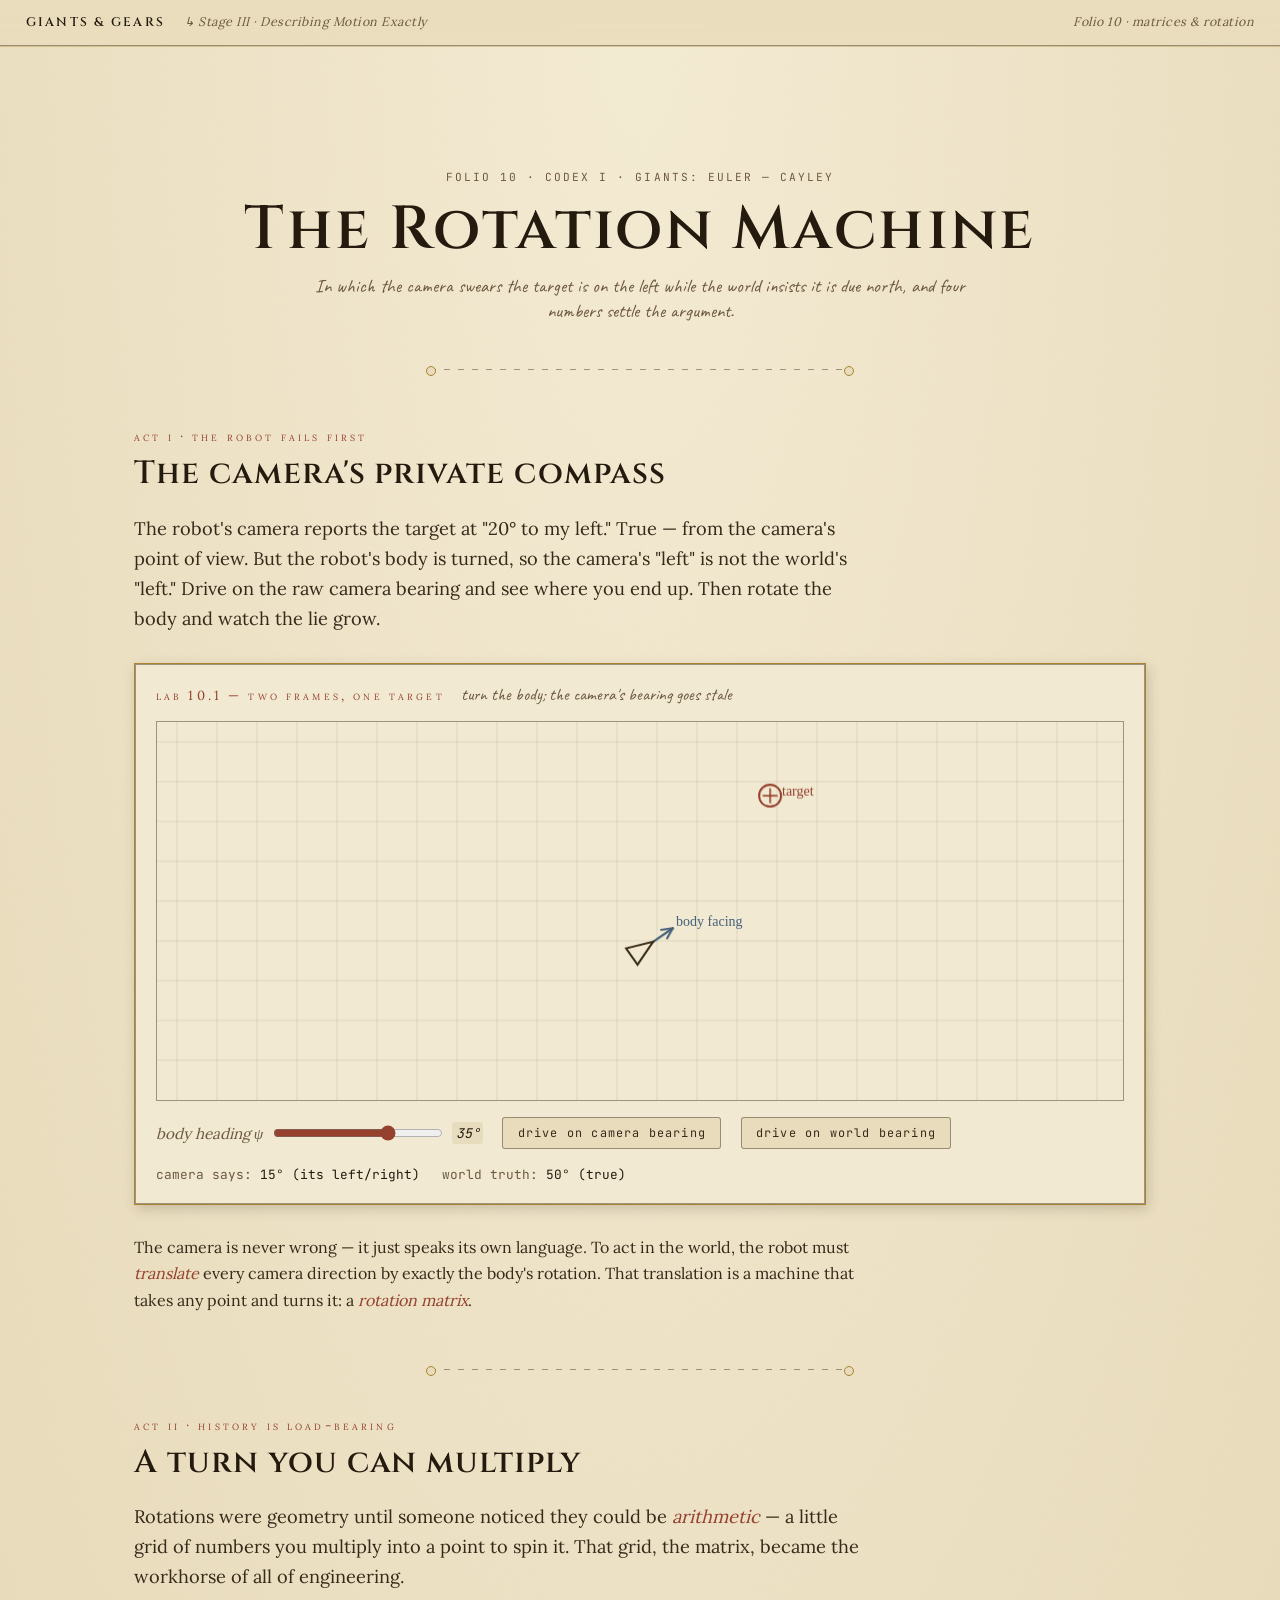
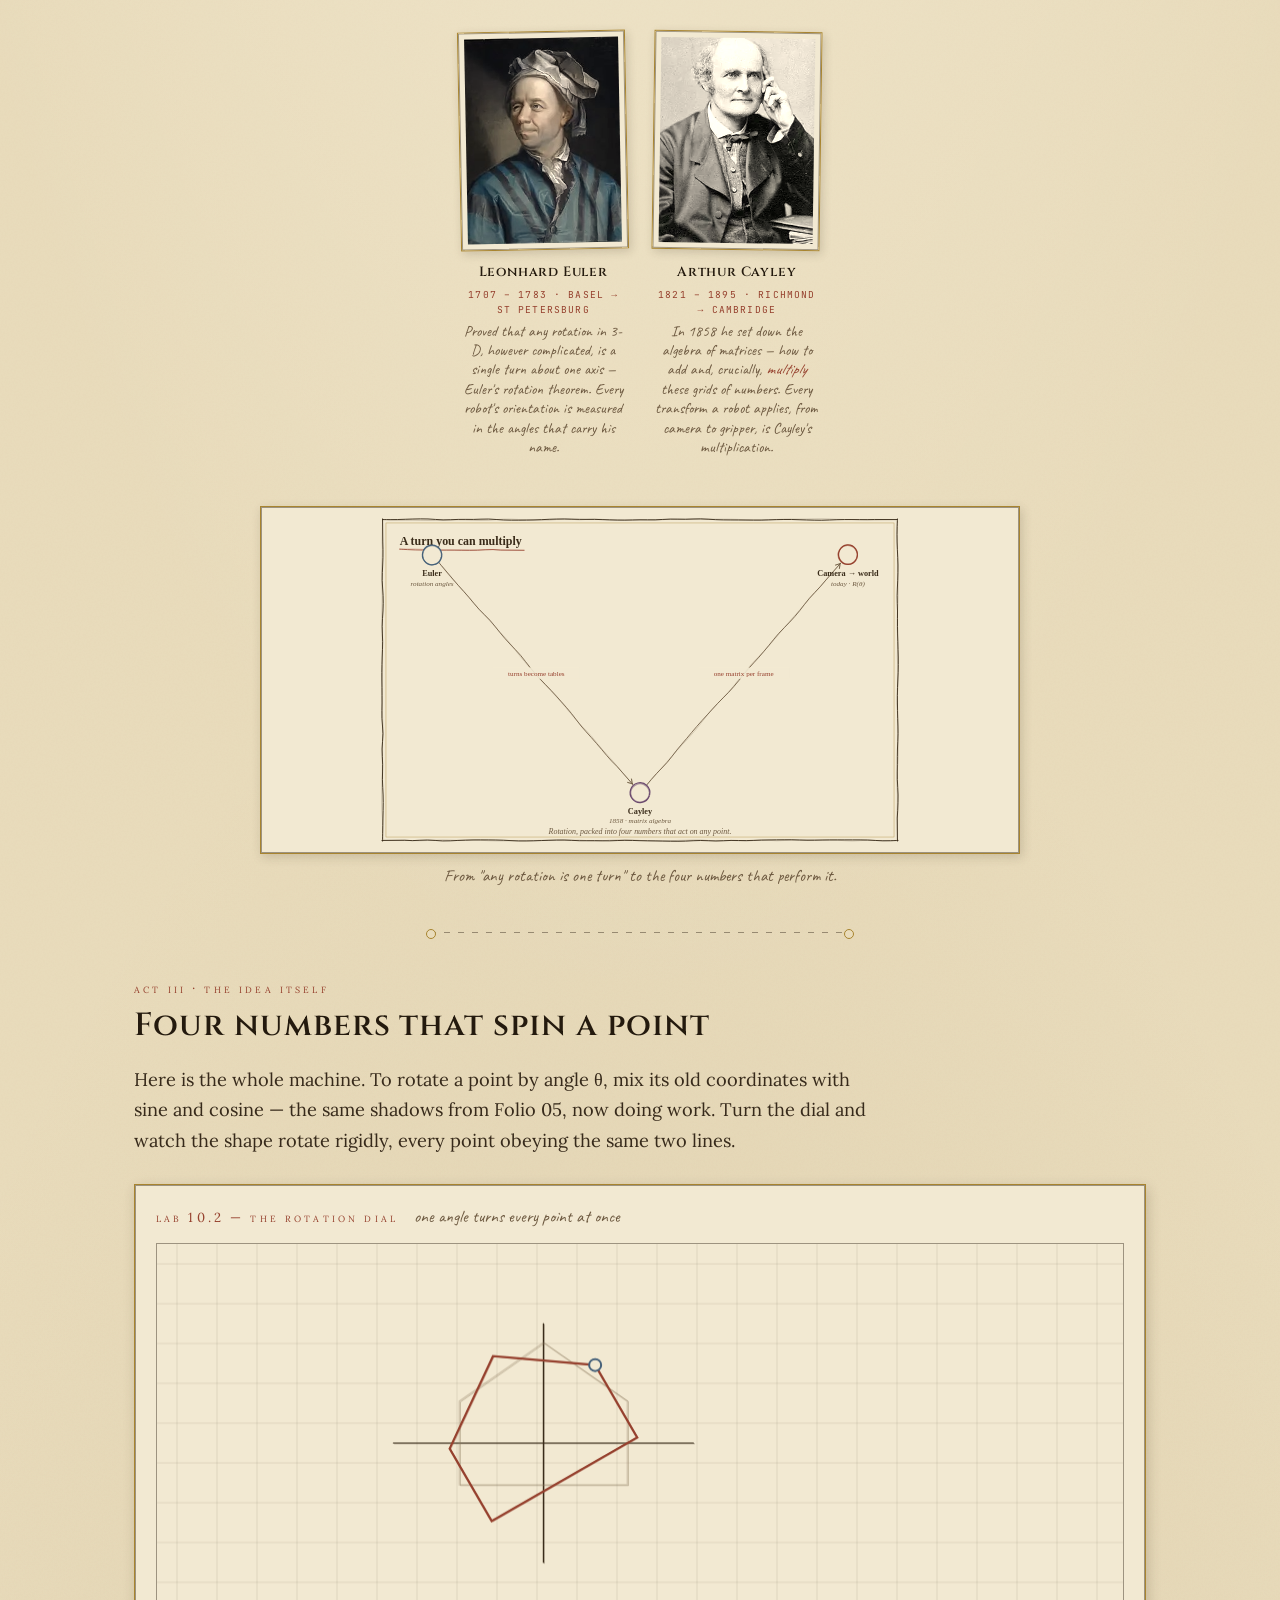
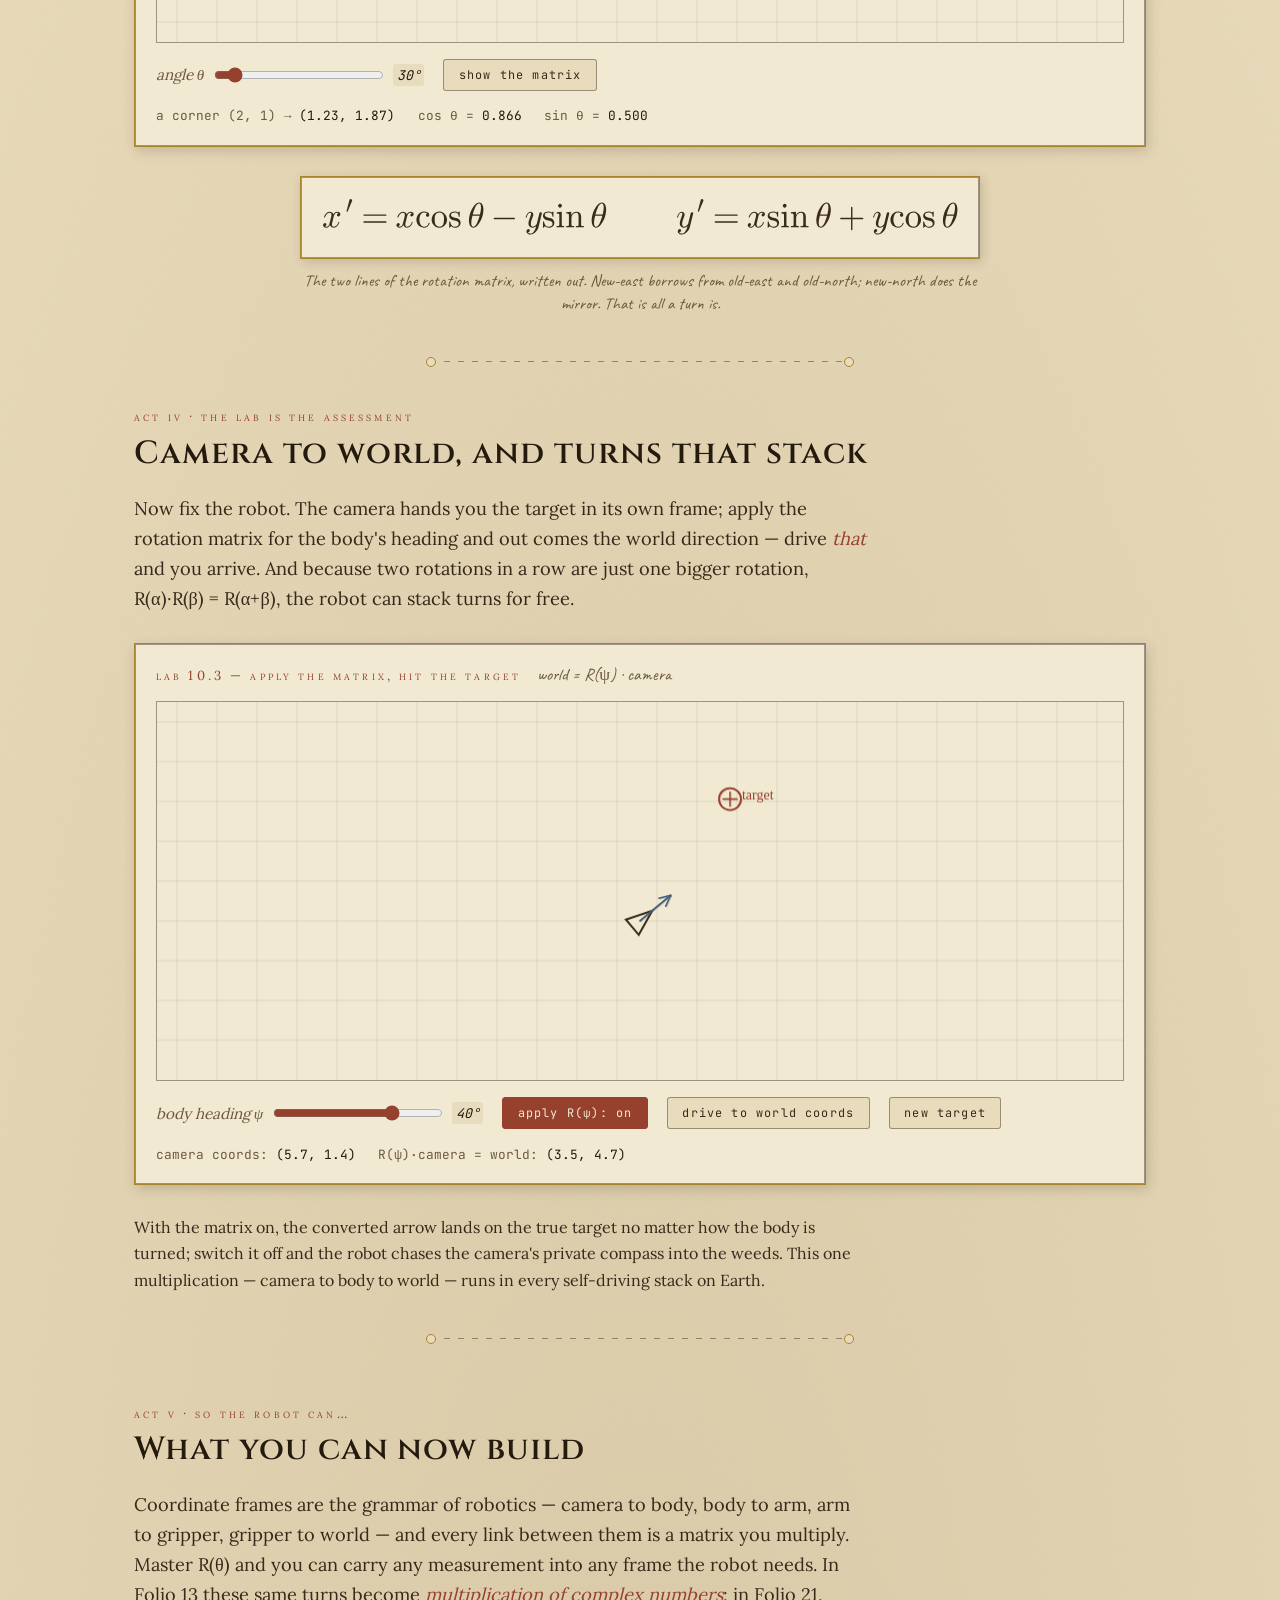
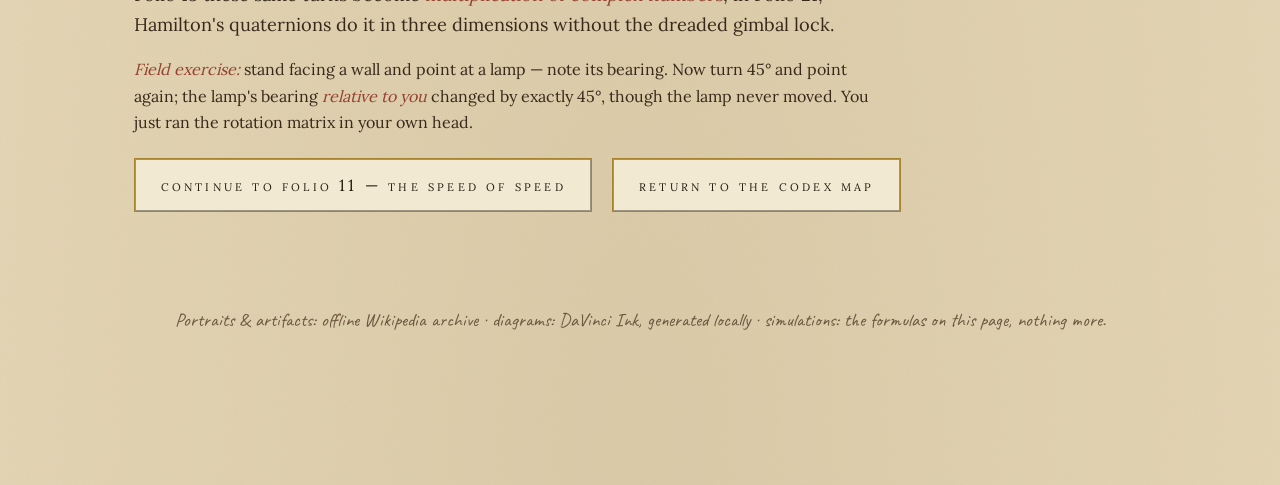
<file: units/the-rotation-machine.html>
<!doctype html>
<html lang="en">
<head>
<meta charset="utf-8">
<meta name="viewport" content="width=device-width, initial-scale=1">
<title>Folio 10 — The Rotation Machine · Giants &amp; Gears</title>
<link rel="stylesheet" href="../assets/css/golden-archive-kit.css">
<link rel="stylesheet" href="../assets/css/site.css">
</head>
<body>

<nav class="chrome">
  <a class="wordmark" href="../index.html">Giants &amp; Gears</a>
  <span class="crumb">↳ Stage III · Describing Motion Exactly</span>
  <span class="right">Folio 10 · matrices &amp; rotation</span>
</nav>

<main>
  <header style="text-align:center; margin:3.5rem 0 1rem;">
    <div class="catalog reveal">FOLIO 10 · CODEX I · GIANTS: EULER — CAYLEY</div>
    <h1 class="reveal" style="margin:.6rem 0;">The Rotation Machine</h1>
    <p class="plaque-caption reveal" style="max-width:42rem;margin:0 auto;">
      In which the camera swears the target is on the left while the world insists
      it is due north, and four numbers settle the argument.
    </p>
  </header>

  <div class="constellation-rule"></div>

  <!-- ACT I -->
  <section class="exhibit wide">
    <div>
      <div class="smallcaps reveal">act i · the robot fails first</div>
      <h2 class="reveal">The camera's private compass</h2>
      <p class="lede reveal">
        The robot's camera reports the target at "20° to my left." True — from the
        camera's point of view. But the robot's body is turned, so the camera's
        "left" is not the world's "left." Drive on the raw camera bearing and see
        where you end up. Then rotate the body and watch the lie grow.
      </p>
      <div class="lab reveal">
        <div class="lab-head">
          <span class="smallcaps">lab 10.1 — two frames, one target</span>
          <span class="plaque-caption">turn the body; the camera's bearing goes stale</span>
        </div>
        <canvas id="frames" height="380"></canvas>
        <div class="controls">
          <label>body heading ψ <input type="range" id="body" min="-90" max="90" value="35" step="1"> <code id="bodyv">35°</code></label>
          <button class="toggle" id="driveCam">drive on camera bearing</button>
          <button class="toggle" id="driveWorld">drive on world bearing</button>
        </div>
        <div class="readout">
          <span>camera says: <b id="camBear">—</b></span>
          <span>world truth: <b id="worldBear">—</b></span>
          <span id="framesStatus" style="color:var(--chalk)"></span>
        </div>
      </div>
      <p class="reveal">
        The camera is never wrong — it just speaks its own language. To act in the
        world, the robot must <em>translate</em> every camera direction by exactly
        the body's rotation. That translation is a machine that takes any point and
        turns it: a <em>rotation matrix</em>.
      </p>
    </div>
  </section>

  <div class="constellation-rule"></div>

  <!-- ACT II -->
  <section>
    <div class="smallcaps reveal">act ii · history is load-bearing</div>
    <h2 class="reveal">A turn you can multiply</h2>
    <p class="lede reveal">
      Rotations were geometry until someone noticed they could be <em>arithmetic</em> —
      a little grid of numbers you multiply into a point to spin it. That grid, the
      matrix, became the workhorse of all of engineering.
    </p>
    <div class="gallery">
      <figure class="portrait reveal">
        <div class="frame"><img src="../assets/img/portraits/euler.jpg" alt="Leonhard Euler"></div>
        <figcaption class="plaque">
          <div class="name">Leonhard Euler</div>
          <div class="dates">1707 – 1783 · BASEL → ST PETERSBURG</div>
          <div class="role">Proved that any rotation in 3-D, however complicated, is a single turn about one axis — Euler's rotation theorem. Every robot's orientation is measured in the angles that carry his name.</div>
        </figcaption>
      </figure>
      <figure class="portrait reveal">
        <div class="frame"><img src="../assets/img/portraits/cayley.jpg" alt="Arthur Cayley"></div>
        <figcaption class="plaque">
          <div class="name">Arthur Cayley</div>
          <div class="dates">1821 – 1895 · RICHMOND → CAMBRIDGE</div>
          <div class="role">In 1858 he set down the algebra of matrices — how to add and, crucially, <em>multiply</em> these grids of numbers. Every transform a robot applies, from camera to gripper, is Cayley's multiplication.</div>
        </figcaption>
      </figure>
    </div>
    <figure class="formula-artifact reveal">
      <div class="frame"><img src="../assets/img/diagrams/rotation-history.svg" alt="a turn you can multiply"></div>
      <figcaption class="plaque-caption">From "any rotation is one turn" to the four numbers that perform it.</figcaption>
    </figure>
  </section>

  <div class="constellation-rule"></div>

  <!-- ACT III -->
  <section>
    <div class="smallcaps reveal">act iii · the idea itself</div>
    <h2 class="reveal">Four numbers that spin a point</h2>
    <p class="lede reveal">
      Here is the whole machine. To rotate a point by angle θ, mix its old
      coordinates with sine and cosine — the same shadows from Folio&nbsp;05, now
      doing work. Turn the dial and watch the shape rotate rigidly, every point
      obeying the same two lines.
    </p>
    <div class="lab reveal">
      <div class="lab-head">
        <span class="smallcaps">lab 10.2 — the rotation dial</span>
        <span class="plaque-caption">one angle turns every point at once</span>
      </div>
      <canvas id="dial" height="400"></canvas>
      <div class="controls">
        <label>angle θ <input type="range" id="theta" min="0" max="360" value="30" step="1"> <code id="thetav">30°</code></label>
        <button class="toggle" id="showMat">show the matrix</button>
      </div>
      <div class="readout">
        <span>a corner (2, 1) → <b id="ptOut">—</b></span>
        <span>cos θ = <b id="cosv">—</b></span>
        <span>sin θ = <b id="sinv">—</b></span>
      </div>
    </div>
    <figure class="formula-artifact reveal">
      <div class="frame"><img src="../assets/img/diagrams/f-rotate.svg" alt="x prime equals x cos theta minus y sin theta" style="max-height:52px;"></div>
      <figcaption class="plaque-caption">
        The two lines of the rotation matrix, written out. New-east borrows from
        old-east and old-north; new-north does the mirror. That is all a turn is.
      </figcaption>
    </figure>
  </section>

  <div class="constellation-rule"></div>

  <!-- ACT IV -->
  <section>
    <div class="smallcaps reveal">act iv · the lab is the assessment</div>
    <h2 class="reveal">Camera to world, and turns that stack</h2>
    <p class="lede reveal">
      Now fix the robot. The camera hands you the target in its own frame; apply
      the rotation matrix for the body's heading and out comes the world direction —
      drive <em>that</em> and you arrive. And because two rotations in a row are
      just one bigger rotation, R(α)·R(β) = R(α+β), the robot can stack turns for
      free.
    </p>
    <div class="lab reveal">
      <div class="lab-head">
        <span class="smallcaps">lab 10.3 — apply the matrix, hit the target</span>
        <span class="plaque-caption">world = R(ψ) · camera</span>
      </div>
      <canvas id="apply" height="380"></canvas>
      <div class="controls">
        <label>body heading ψ <input type="range" id="ab" min="-90" max="90" value="40" step="1"> <code id="abv">40°</code></label>
        <button class="toggle on" id="useMatrix">apply R(ψ): on</button>
        <button class="toggle" id="applyDrive">drive to world coords</button>
        <button class="toggle" id="applyNew">new target</button>
      </div>
      <div class="readout">
        <span>camera coords: <b id="camCoord">—</b></span>
        <span>R(ψ)·camera = world: <b id="worldCoord">—</b></span>
        <span id="applyStatus" style="color:var(--chalk)"></span>
      </div>
    </div>
    <p class="reveal">
      With the matrix on, the converted arrow lands on the true target no matter
      how the body is turned; switch it off and the robot chases the camera's
      private compass into the weeds. This one multiplication — camera to body to
      world — runs in every self-driving stack on Earth.
    </p>
  </section>

  <div class="constellation-rule"></div>

  <!-- ACT V -->
  <section class="exhibit wide" style="margin:4rem 0;">
    <div>
      <div class="smallcaps reveal">act v · so the robot can…</div>
      <h2 class="reveal">What you can now build</h2>
      <p class="lede reveal">
        Coordinate frames are the grammar of robotics — camera to body, body to
        arm, arm to gripper, gripper to world — and every link between them is a
        matrix you multiply. Master R(θ) and you can carry any measurement into any
        frame the robot needs. In Folio&nbsp;13 these same turns become
        <em>multiplication of complex numbers</em>; in Folio&nbsp;21, Hamilton's
        quaternions do it in three dimensions without the dreaded gimbal lock.
      </p>
      <p class="reveal" style="margin-top:1rem;">
        <em>Field exercise:</em> stand facing a wall and point at a lamp — note its
        bearing. Now turn 45° and point again; the lamp's bearing <em>relative to
        you</em> changed by exactly 45°, though the lamp never moved. You just ran
        the rotation matrix in your own head.
      </p>
      <a class="next-exhibit reveal" href="the-speed-of-speed.html">continue to folio 11 — the speed of speed</a>
      <a class="next-exhibit reveal" href="../index.html" style="margin-left:1rem;">return to the codex map</a>
    </div>
  </section>

  <footer>
    <div class="plaque-caption">
      Portraits &amp; artifacts: offline Wikipedia archive · diagrams: DaVinci Ink,
      generated locally · simulations: the formulas on this page, nothing more.
    </div>
  </footer>
</main>

<script>
const TAU = Math.PI * 2, D2R = Math.PI / 180, R2D = 180 / Math.PI;
const C = { bg:'#f2e9d2', grid:'rgba(58,44,26,.10)', ink:'#3a2c1a', chalk:'#96412e',
            slate:'#46617a', olive:'#5b6b3a', gold:'#a8842f', ghost:'#8a795d' };
const HAND = "'Ink Free', 'Segoe Print', cursive";

function setupCanvas(cv) {
  const designH = parseInt(cv.getAttribute('height'), 10);   // fixed design height
  function resize() {
    const dpr = devicePixelRatio || 1;
    const w = Math.max(1, cv.clientWidth);
    cv.width = w * dpr; cv.height = designH * dpr;
    cv.style.height = designH + 'px';
    const ctx = cv.getContext('2d');
    ctx.setTransform(dpr, 0, 0, dpr, 0, 0);
    return ctx;
  }
  return { resize, get w() { return Math.max(1, cv.clientWidth); }, get h() { return designH; } };
}
function inkStroke(ctx, drawPath, color, width) {
  ctx.save(); ctx.strokeStyle = color; ctx.lineWidth = width; ctx.lineCap = 'round';
  ctx.beginPath(); drawPath(0, 0); ctx.stroke();
  ctx.globalAlpha = 0.35; ctx.lineWidth = Math.max(1, width * 0.45);
  ctx.beginPath(); drawPath(1.1, 0.8); ctx.stroke(); ctx.restore();
}
function paper(ctx, w, h) {
  ctx.fillStyle = C.bg; ctx.fillRect(0, 0, w, h);
  ctx.strokeStyle = C.grid; ctx.lineWidth = 1;
  for (let x = 20; x < w; x += 40) { ctx.beginPath(); ctx.moveTo(x, 0); ctx.lineTo(x, h); ctx.stroke(); }
  for (let y = 20; y < h; y += 40) { ctx.beginPath(); ctx.moveTo(0, y); ctx.lineTo(w, y); ctx.stroke(); }
}
function vec(ctx, x1, y1, x2, y2, color, width) {
  inkStroke(ctx, (ox, oy) => { ctx.moveTo(x1 + ox, y1 + oy); ctx.lineTo(x2 + ox, y2 + oy); }, color, width || 2.4);
  const a = Math.atan2(y2 - y1, x2 - x1);
  inkStroke(ctx, (ox, oy) => {
    ctx.moveTo(x2 + ox, y2 + oy); ctx.lineTo(x2 - 12 * Math.cos(a - 0.45) + ox, y2 - 12 * Math.sin(a - 0.45) + oy);
    ctx.moveTo(x2 + ox, y2 + oy); ctx.lineTo(x2 - 12 * Math.cos(a + 0.45) + ox, y2 - 12 * Math.sin(a + 0.45) + oy);
  }, color, (width || 2.4) * 0.9);
}
function robot(ctx, x, y, psi, color) {
  ctx.save(); ctx.translate(x, y); ctx.rotate(-psi);
  ctx.fillStyle = C.bg; ctx.strokeStyle = color; ctx.lineWidth = 2;
  ctx.beginPath(); ctx.moveTo(16, 0); ctx.lineTo(-10, 10); ctx.lineTo(-10, -10); ctx.closePath(); ctx.fill(); ctx.stroke();
  ctx.restore();
}
function targetMark(ctx, x, y) {
  inkStroke(ctx, (ox, oy) => { ctx.arc(x + ox, y + oy, 11, 0, TAU); }, C.chalk, 1.8);
  inkStroke(ctx, (ox, oy) => { ctx.moveTo(x - 7 + ox, y + oy); ctx.lineTo(x + 7 + ox, y + oy); ctx.moveTo(x + ox, y - 7 + oy); ctx.lineTo(x + ox, y + 7 + oy); }, C.chalk, 1.4);
}

/* LAB 10.1 — two frames */
(function () {
  const cv = document.getElementById('frames'), S = setupCanvas(cv);
  let ctx = S.resize(), anim = null, prog = 0, mode = null;
  const el = (id) => document.getElementById(id);
  const tgt = { x: 5, y: 6 };                    // world coords of target
  function draw() {
    const w = S.w, h = S.h; paper(ctx, w, h);
    const ox = w / 2, oy = h / 2 + 40, sc = 26, psi = +el('body').value * D2R;
    targetMark(ctx, ox + tgt.x * sc, oy - tgt.y * sc);
    ctx.fillStyle = C.chalk; ctx.font = '14px ' + HAND; ctx.fillText('target', ox + tgt.x * sc + 12, oy - tgt.y * sc);
    // body heading arrow
    vec(ctx, ox, oy, ox + 40 * Math.cos(psi), oy - 40 * Math.sin(psi), C.slate, 2);
    ctx.fillStyle = C.slate; ctx.fillText('body facing', ox + 44 * Math.cos(psi), oy - 44 * Math.sin(psi));
    robot(ctx, ox, oy, psi, C.ink);
    const worldAng = Math.atan2(tgt.y, tgt.x);
    const camAng = worldAng - psi;               // bearing in camera frame
    // drive
    if (prog > 0) {
      const ang = mode === 'cam' ? camAng : worldAng;     // camera mode uses raw (wrong) bearing as if world
      const dist = Math.hypot(tgt.x, tgt.y) * sc * prog;
      const px = ox + dist * Math.cos(ang), py = oy - dist * Math.sin(ang);
      inkStroke(ctx, (a, b) => { ctx.moveTo(ox + a, oy + b); ctx.lineTo(px + a, py + b); }, mode === 'cam' ? C.chalk : C.olive, 1.8);
      robot(ctx, px, py, ang, mode === 'cam' ? C.chalk : C.olive);
    }
    el('bodyv').textContent = el('body').value + '°';
    el('camBear').textContent = (camAng * R2D).toFixed(0) + '° (its left/right)';
    el('worldBear').textContent = (worldAng * R2D).toFixed(0) + '° (true)';
    if (prog >= 1) el('framesStatus').textContent = mode === 'cam'
      ? 'drove on the camera bearing → missed by the body angle, ' + Math.abs(+el('body').value) + '°.'
      : '✦ drove on the world bearing → straight to the target.';
  }
  function go(m) { mode = m; if (anim) cancelAnimationFrame(anim); prog = 0; const step = () => { prog = Math.min(1, prog + 0.02); draw(); if (prog < 1) anim = requestAnimationFrame(step); else anim = null; }; anim = requestAnimationFrame(step); }
  el('body').addEventListener('input', () => { prog = 0; el('framesStatus').textContent = ''; draw(); });
  el('driveCam').addEventListener('click', () => go('cam'));
  el('driveWorld').addEventListener('click', () => go('world'));
  addEventListener('resize', () => { ctx = S.resize(); draw(); });
  draw();
})();

/* LAB 10.2 — rotation dial */
(function () {
  const cv = document.getElementById('dial'), S = setupCanvas(cv);
  let ctx = S.resize(), showMat = false;
  const el = (id) => document.getElementById(id);
  const shape = [[2, 1], [2, -1], [-2, -1], [-2, 1], [0, 2.4]];   // a little house
  function draw() {
    const w = S.w, h = S.h; paper(ctx, w, h);
    const ox = w * 0.4, oy = h / 2, sc = 42, th = +el('theta').value * D2R;
    inkStroke(ctx, (a, b) => { ctx.moveTo(ox - 150 + a, oy + b); ctx.lineTo(ox + 150 + a, oy + b); }, C.ink, 1.2);
    inkStroke(ctx, (a, b) => { ctx.moveTo(ox + a, oy + 120 + b); ctx.lineTo(ox + a, oy - 120 + b); }, C.ink, 1.2);
    // ghost original
    ctx.save(); ctx.globalAlpha = .3;
    inkStroke(ctx, (a, b) => { shape.forEach((p, i) => { const x = ox + p[0] * sc, y = oy - p[1] * sc; i ? ctx.lineTo(x + a, y + b) : ctx.moveTo(x + a, y + b); }); ctx.closePath(); }, C.ghost, 1.6);
    ctx.restore();
    // rotated
    const R = (p) => [p[0] * Math.cos(th) - p[1] * Math.sin(th), p[0] * Math.sin(th) + p[1] * Math.cos(th)];
    inkStroke(ctx, (a, b) => { shape.forEach((p, i) => { const r = R(p); const x = ox + r[0] * sc, y = oy - r[1] * sc; i ? ctx.lineTo(x + a, y + b) : ctx.moveTo(x + a, y + b); }); ctx.closePath(); }, C.chalk, 2.2);
    // the tracked corner (2,1)
    const c = R([2, 1]); const cx = ox + c[0] * sc, cy = oy - c[1] * sc;
    ctx.save(); ctx.fillStyle = C.bg; ctx.strokeStyle = C.slate; ctx.lineWidth = 2; ctx.beginPath(); ctx.arc(cx, cy, 6, 0, TAU); ctx.fill(); ctx.stroke(); ctx.restore();
    if (showMat) {
      const mx = w - 250, my = 60;
      ctx.fillStyle = C.ink; ctx.font = '16px ' + HAND;
      inkStroke(ctx, (a, b) => { ctx.moveTo(mx - 8 + a, my - 16 + b); ctx.lineTo(mx - 12 + a, my - 16 + b); ctx.lineTo(mx - 12 + a, my + 34 + b); ctx.lineTo(mx - 8 + a, my + 34 + b); }, C.ink, 1.6);
      inkStroke(ctx, (a, b) => { ctx.moveTo(mx + 150 + a, my - 16 + b); ctx.lineTo(mx + 154 + a, my - 16 + b); ctx.lineTo(mx + 154 + a, my + 34 + b); ctx.lineTo(mx + 150 + a, my + 34 + b); }, C.ink, 1.6);
      ctx.fillText('cos θ   −sin θ', mx, my); ctx.fillText('sin θ    cos θ', mx, my + 26);
      ctx.fillStyle = C.chalk; ctx.fillText(Math.cos(th).toFixed(2) + '   ' + (-Math.sin(th)).toFixed(2), mx, my + 60);
      ctx.fillText(Math.sin(th).toFixed(2) + '    ' + Math.cos(th).toFixed(2), mx, my + 84);
    }
    el('thetav').textContent = el('theta').value + '°';
    el('ptOut').textContent = '(' + c[0].toFixed(2) + ', ' + c[1].toFixed(2) + ')';
    el('cosv').textContent = Math.cos(th).toFixed(3); el('sinv').textContent = Math.sin(th).toFixed(3);
  }
  el('theta').addEventListener('input', draw);
  el('showMat').addEventListener('click', function () { showMat = !showMat; this.classList.toggle('on', showMat); draw(); });
  addEventListener('resize', () => { ctx = S.resize(); draw(); });
  draw();
})();

/* LAB 10.3 — apply the matrix */
(function () {
  const cv = document.getElementById('apply'), S = setupCanvas(cv);
  let ctx = S.resize(), anim = null, prog = 0, useMat = true, tgt = { x: 5, y: 5 };
  const el = (id) => document.getElementById(id);
  function newTarget() { const a = Math.random() * TAU, r = 4 + Math.random() * 3; tgt = { x: r * Math.cos(a), y: r * Math.sin(a) }; prog = 0; el('applyStatus').textContent = ''; draw(); }
  function draw() {
    const w = S.w, h = S.h; paper(ctx, w, h);
    const ox = w / 2, oy = h / 2 + 30, sc = 26, psi = +el('ab').value * D2R;
    targetMark(ctx, ox + tgt.x * sc, oy - tgt.y * sc);
    ctx.fillStyle = C.chalk; ctx.font = '14px ' + HAND; ctx.fillText('target', ox + tgt.x * sc + 12, oy - tgt.y * sc);
    robot(ctx, ox, oy, psi, C.ink);
    vec(ctx, ox, oy, ox + 40 * Math.cos(psi), oy - 40 * Math.sin(psi), C.slate, 1.8);
    // camera coords = world rotated by -psi
    const cam = { x: tgt.x * Math.cos(-psi) - tgt.y * Math.sin(-psi), y: tgt.x * Math.sin(-psi) + tgt.y * Math.cos(-psi) };
    // apply R(psi) to recover world (or skip -> stays in camera frame = wrong)
    const used = useMat
      ? { x: cam.x * Math.cos(psi) - cam.y * Math.sin(psi), y: cam.x * Math.sin(psi) + cam.y * Math.cos(psi) }
      : { x: cam.x, y: cam.y };
    if (prog > 0) {
      const px = ox + used.x * sc * prog, py = oy - used.y * sc * prog;
      inkStroke(ctx, (a, b) => { ctx.moveTo(ox + a, oy + b); ctx.lineTo(px + a, py + b); }, useMat ? C.olive : C.chalk, 1.8);
      robot(ctx, px, py, psi, useMat ? C.olive : C.chalk);
    }
    el('abv').textContent = el('ab').value + '°';
    el('camCoord').textContent = '(' + cam.x.toFixed(1) + ', ' + cam.y.toFixed(1) + ')';
    el('worldCoord').textContent = '(' + used.x.toFixed(1) + ', ' + used.y.toFixed(1) + ')';
    if (prog >= 1) {
      const miss = Math.hypot(used.x - tgt.x, used.y - tgt.y);
      el('applyStatus').textContent = miss < 0.3 ? '✦ matrix applied → dead on the target.' : 'off by ' + miss.toFixed(1) + ' — the camera frame was never rotated back.';
    }
  }
  function drive() { if (anim) cancelAnimationFrame(anim); prog = 0; const step = () => { prog = Math.min(1, prog + 0.02); draw(); if (prog < 1) anim = requestAnimationFrame(step); else anim = null; }; anim = requestAnimationFrame(step); }
  el('ab').addEventListener('input', () => { prog = 0; el('applyStatus').textContent = ''; draw(); });
  el('useMatrix').addEventListener('click', function () { useMat = !useMat; this.classList.toggle('on', useMat); this.textContent = 'apply R(ψ): ' + (useMat ? 'on' : 'off'); prog = 0; draw(); });
  el('applyDrive').addEventListener('click', drive);
  el('applyNew').addEventListener('click', newTarget);
  addEventListener('resize', () => { ctx = S.resize(); draw(); });
  newTarget();
})();
</script>
<script src="../assets/js/site.js"></script>
</body>
</html>
</file>
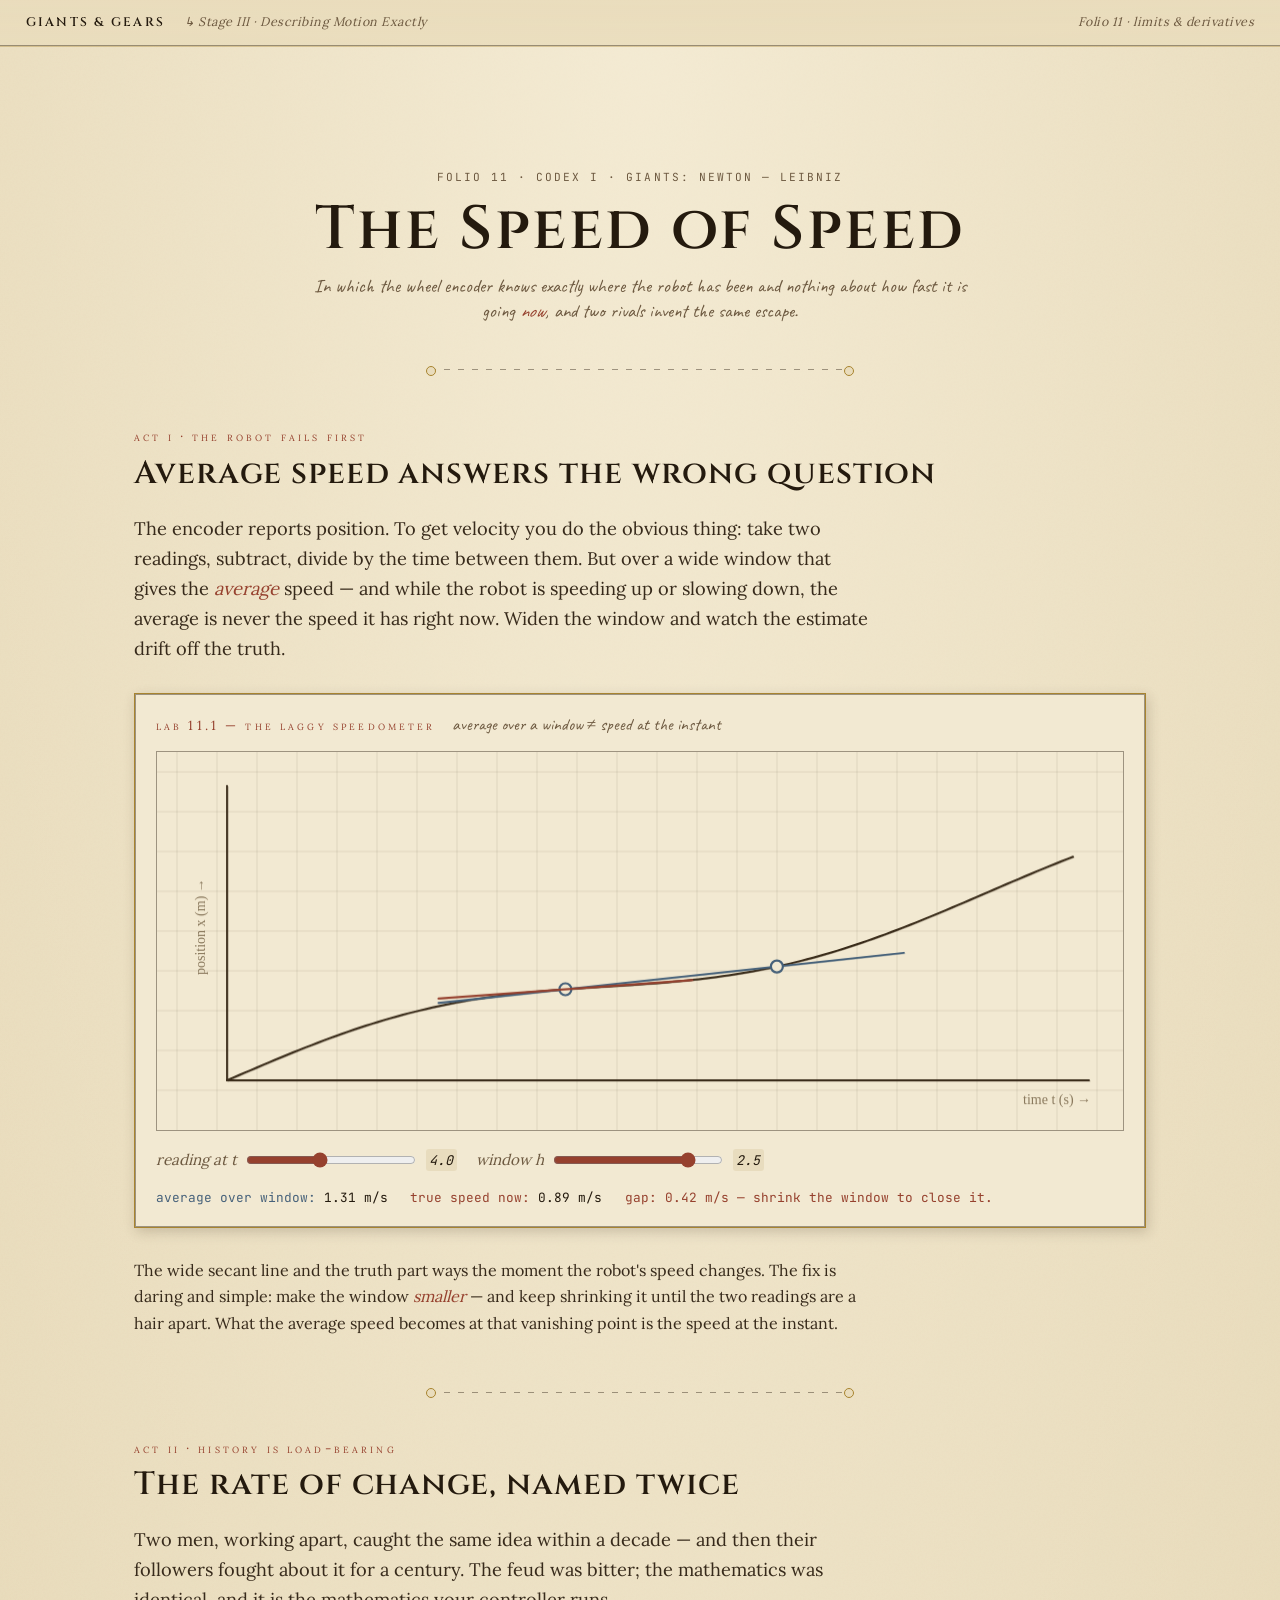
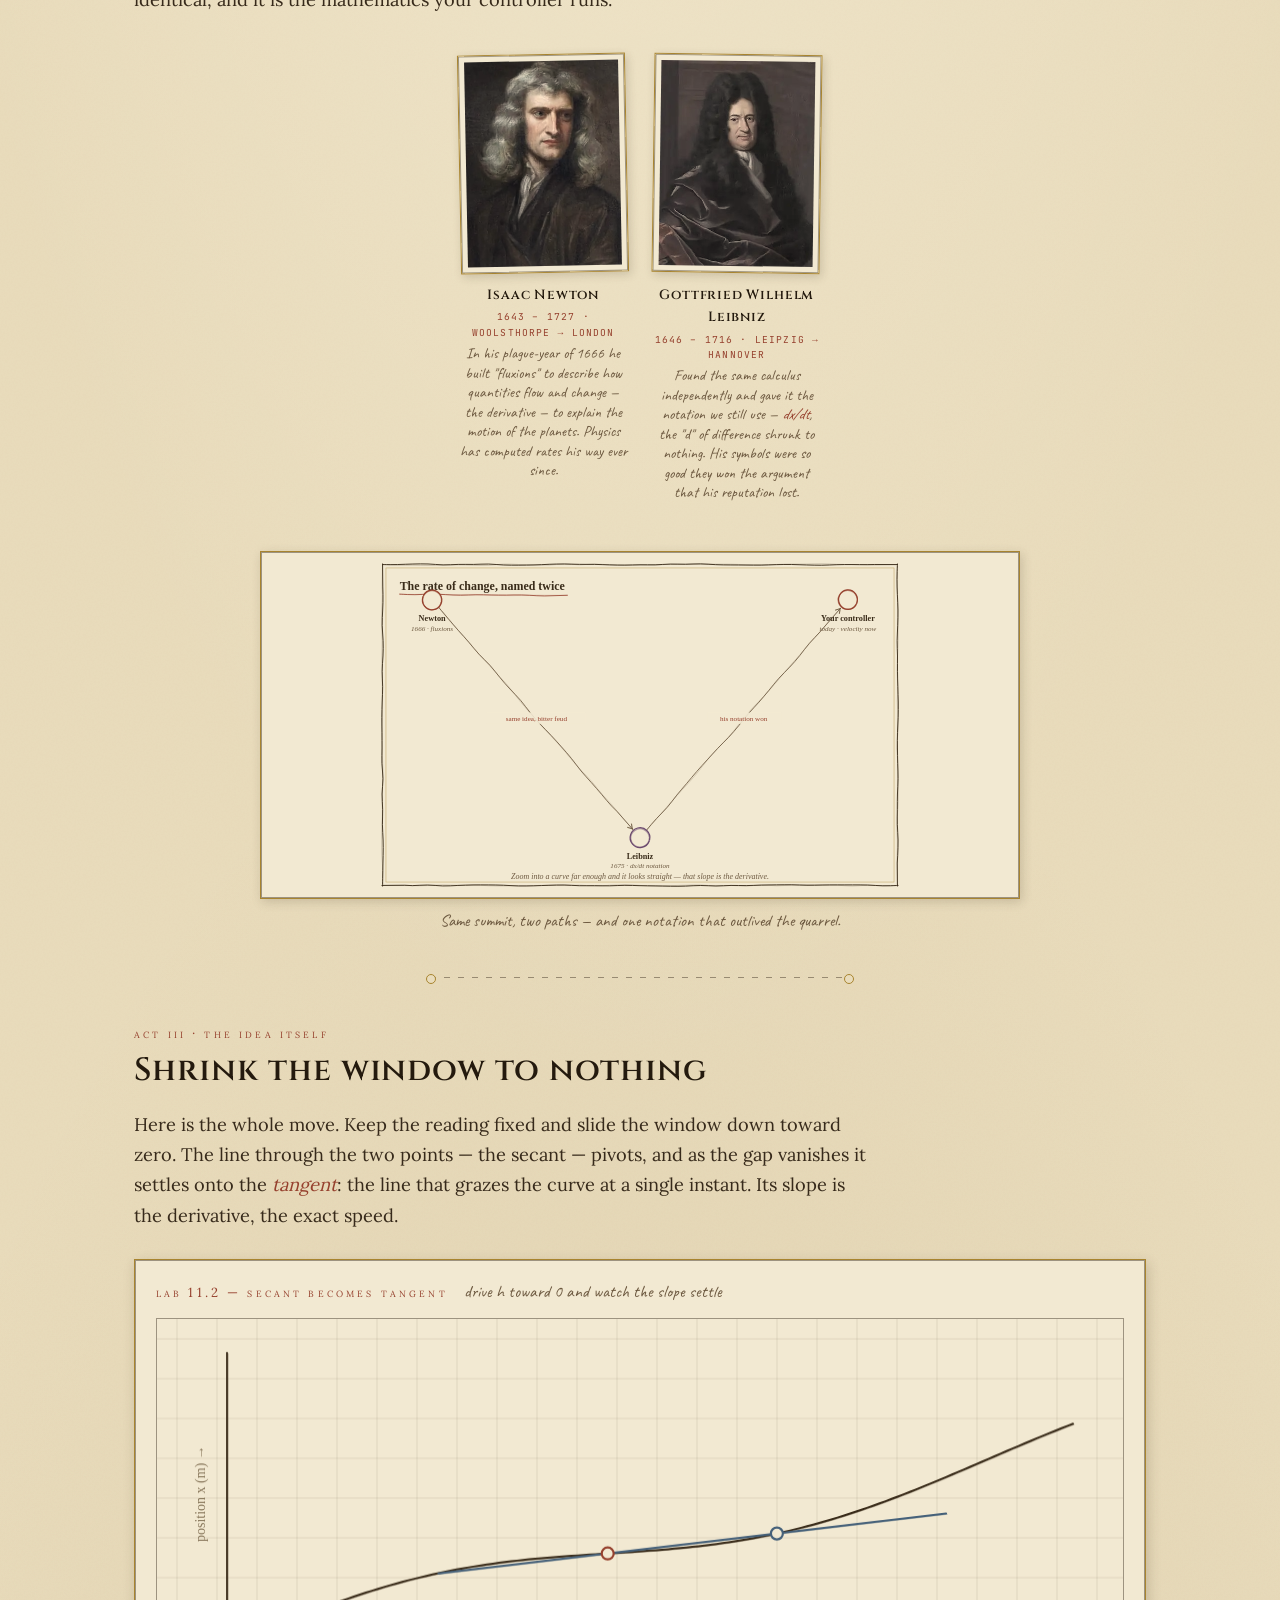
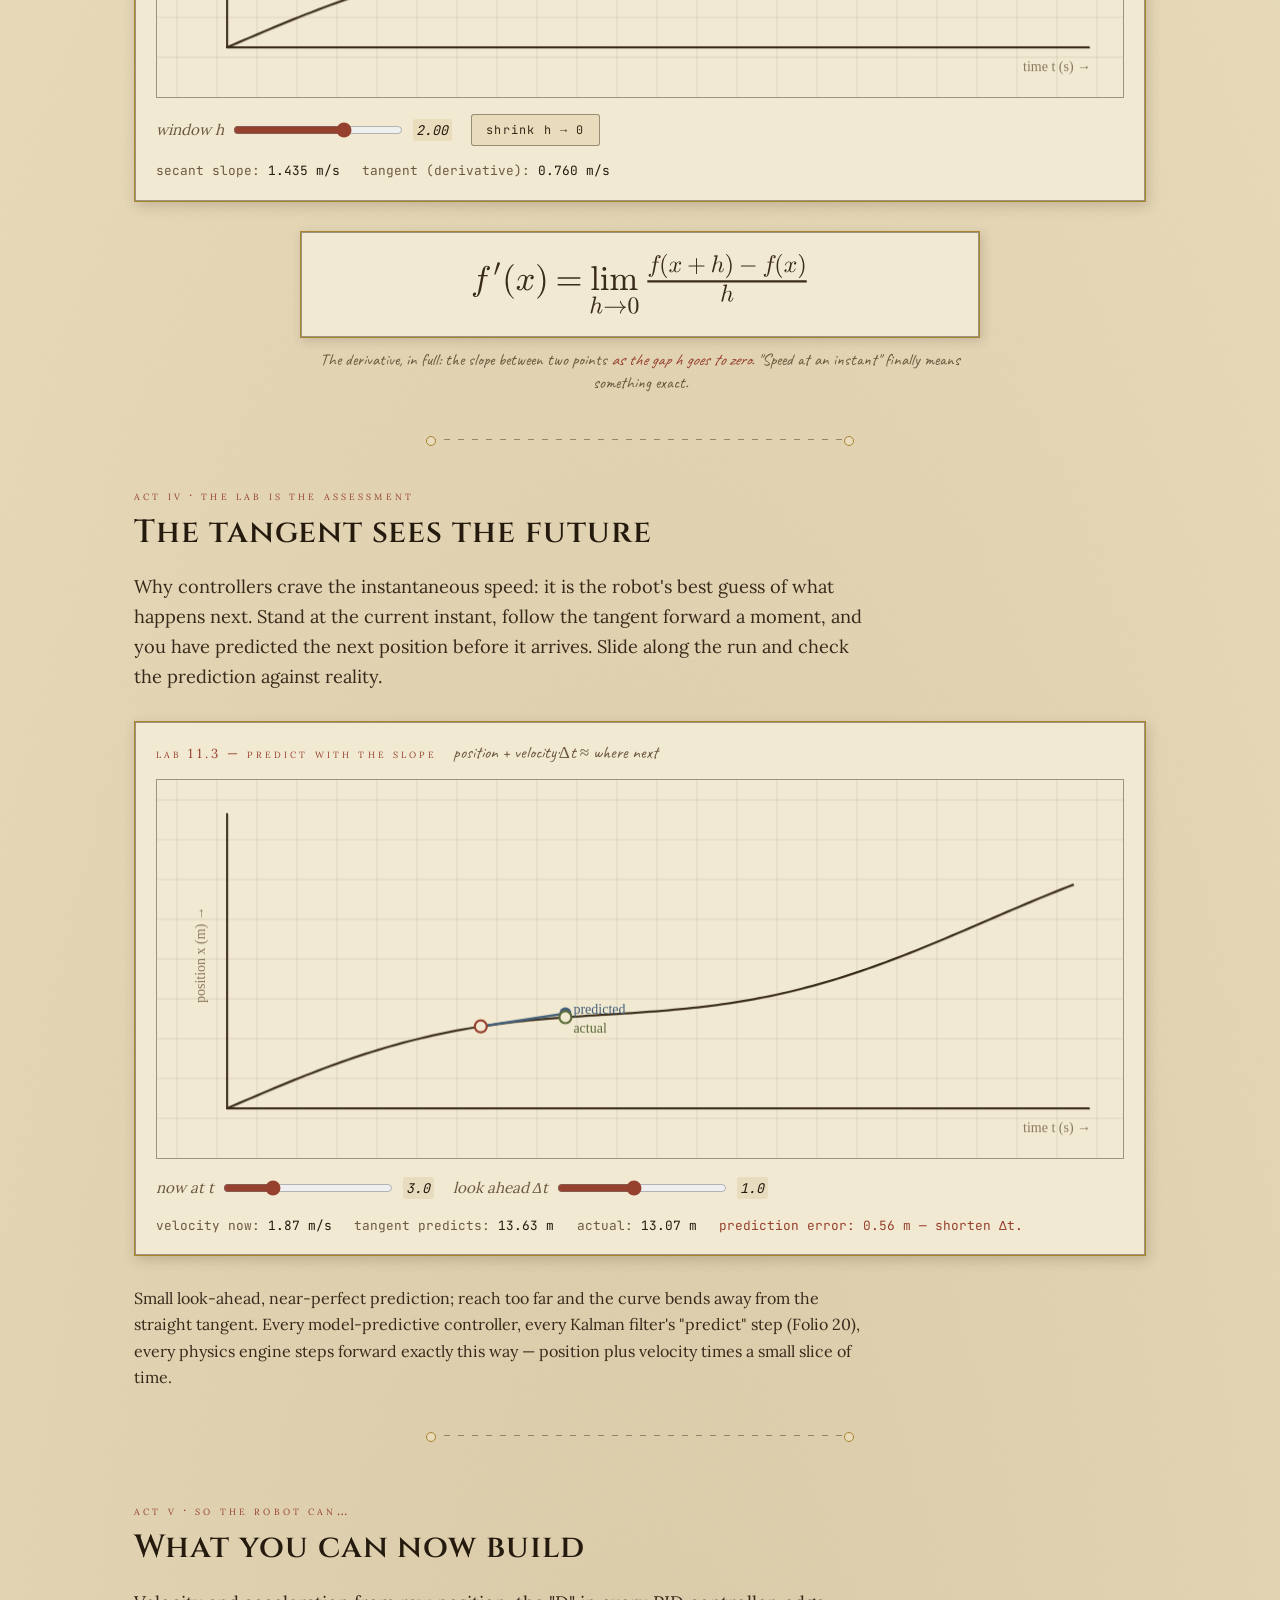
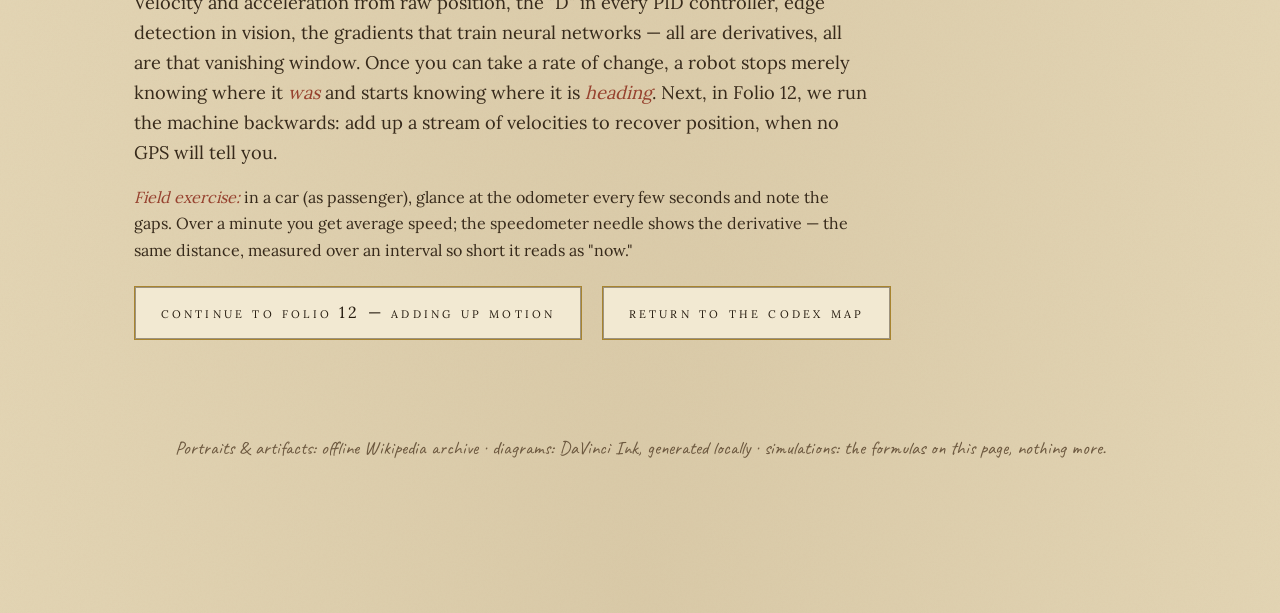
<file: units/the-speed-of-speed.html>
<!doctype html>
<html lang="en">
<head>
<meta charset="utf-8">
<meta name="viewport" content="width=device-width, initial-scale=1">
<title>Folio 11 — The Speed of Speed · Giants &amp; Gears</title>
<link rel="stylesheet" href="../assets/css/golden-archive-kit.css">
<link rel="stylesheet" href="../assets/css/site.css">
</head>
<body>

<nav class="chrome">
  <a class="wordmark" href="../index.html">Giants &amp; Gears</a>
  <span class="crumb">↳ Stage III · Describing Motion Exactly</span>
  <span class="right">Folio 11 · limits &amp; derivatives</span>
</nav>

<main>
  <header style="text-align:center; margin:3.5rem 0 1rem;">
    <div class="catalog reveal">FOLIO 11 · CODEX I · GIANTS: NEWTON — LEIBNIZ</div>
    <h1 class="reveal" style="margin:.6rem 0;">The Speed of Speed</h1>
    <p class="plaque-caption reveal" style="max-width:42rem;margin:0 auto;">
      In which the wheel encoder knows exactly where the robot has been and
      nothing about how fast it is going <em>now</em>, and two rivals invent the
      same escape.
    </p>
  </header>

  <div class="constellation-rule"></div>

  <!-- ACT I -->
  <section class="exhibit wide">
    <div>
      <div class="smallcaps reveal">act i · the robot fails first</div>
      <h2 class="reveal">Average speed answers the wrong question</h2>
      <p class="lede reveal">
        The encoder reports position. To get velocity you do the obvious thing:
        take two readings, subtract, divide by the time between them. But over a
        wide window that gives the <em>average</em> speed — and while the robot is
        speeding up or slowing down, the average is never the speed it has right
        now. Widen the window and watch the estimate drift off the truth.
      </p>
      <div class="lab reveal">
        <div class="lab-head">
          <span class="smallcaps">lab 11.1 — the laggy speedometer</span>
          <span class="plaque-caption">average over a window ≠ speed at the instant</span>
        </div>
        <canvas id="secant" height="380"></canvas>
        <div class="controls">
          <label>reading at t <input type="range" id="t0" min="1" max="8" value="4" step="0.1"> <code id="t0v">4.0</code></label>
          <label>window h <input type="range" id="hwin" min="0.2" max="3" value="2.5" step="0.1"> <code id="hwinv">2.5</code></label>
        </div>
        <div class="readout">
          <span style="color:#46617a">average over window: <b id="avgV">—</b></span>
          <span style="color:#96412e">true speed now: <b id="trueV">—</b></span>
          <span id="secStatus" style="color:var(--chalk)"></span>
        </div>
      </div>
      <p class="reveal">
        The wide secant line and the truth part ways the moment the robot's speed
        changes. The fix is daring and simple: make the window <em>smaller</em> —
        and keep shrinking it until the two readings are a hair apart. What the
        average speed becomes at that vanishing point is the speed at the instant.
      </p>
    </div>
  </section>

  <div class="constellation-rule"></div>

  <!-- ACT II -->
  <section>
    <div class="smallcaps reveal">act ii · history is load-bearing</div>
    <h2 class="reveal">The rate of change, named twice</h2>
    <p class="lede reveal">
      Two men, working apart, caught the same idea within a decade — and then their
      followers fought about it for a century. The feud was bitter; the mathematics
      was identical, and it is the mathematics your controller runs.
    </p>
    <div class="gallery">
      <figure class="portrait reveal">
        <div class="frame"><img src="../assets/img/portraits/newton.jpg" alt="Isaac Newton"></div>
        <figcaption class="plaque">
          <div class="name">Isaac Newton</div>
          <div class="dates">1643 – 1727 · WOOLSTHORPE → LONDON</div>
          <div class="role">In his plague-year of 1666 he built "fluxions" to describe how quantities flow and change — the derivative — to explain the motion of the planets. Physics has computed rates his way ever since.</div>
        </figcaption>
      </figure>
      <figure class="portrait reveal">
        <div class="frame"><img src="../assets/img/portraits/leibniz.jpg" alt="Gottfried Wilhelm Leibniz"></div>
        <figcaption class="plaque">
          <div class="name">Gottfried Wilhelm Leibniz</div>
          <div class="dates">1646 – 1716 · LEIPZIG → HANNOVER</div>
          <div class="role">Found the same calculus independently and gave it the notation we still use — <em>dx/dt</em>, the "d" of difference shrunk to nothing. His symbols were so good they won the argument that his reputation lost.</div>
        </figcaption>
      </figure>
    </div>
    <figure class="formula-artifact reveal">
      <div class="frame"><img src="../assets/img/diagrams/calculus-history.svg" alt="the rate of change, named twice"></div>
      <figcaption class="plaque-caption">Same summit, two paths — and one notation that outlived the quarrel.</figcaption>
    </figure>
  </section>

  <div class="constellation-rule"></div>

  <!-- ACT III -->
  <section>
    <div class="smallcaps reveal">act iii · the idea itself</div>
    <h2 class="reveal">Shrink the window to nothing</h2>
    <p class="lede reveal">
      Here is the whole move. Keep the reading fixed and slide the window down
      toward zero. The line through the two points — the secant — pivots, and as
      the gap vanishes it settles onto the <em>tangent</em>: the line that grazes
      the curve at a single instant. Its slope is the derivative, the exact speed.
    </p>
    <div class="lab reveal">
      <div class="lab-head">
        <span class="smallcaps">lab 11.2 — secant becomes tangent</span>
        <span class="plaque-caption">drive h toward 0 and watch the slope settle</span>
      </div>
      <canvas id="limit" height="380"></canvas>
      <div class="controls">
        <label>window h <input type="range" id="hlim" min="0.02" max="3" value="2" step="0.02"> <code id="hlimv">2.00</code></label>
        <button class="toggle" id="shrink">shrink h → 0</button>
      </div>
      <div class="readout">
        <span>secant slope: <b id="secSlope">—</b></span>
        <span>tangent (derivative): <b id="tanSlope">—</b></span>
        <span id="limStatus" style="color:var(--chalk)"></span>
      </div>
    </div>
    <figure class="formula-artifact reveal">
      <div class="frame"><img src="../assets/img/diagrams/f-derivative.svg" alt="f prime equals limit of difference quotient" style="max-height:70px;"></div>
      <figcaption class="plaque-caption">
        The derivative, in full: the slope between two points <em>as the gap h
        goes to zero</em>. "Speed at an instant" finally means something exact.
      </figcaption>
    </figure>
  </section>

  <div class="constellation-rule"></div>

  <!-- ACT IV -->
  <section>
    <div class="smallcaps reveal">act iv · the lab is the assessment</div>
    <h2 class="reveal">The tangent sees the future</h2>
    <p class="lede reveal">
      Why controllers crave the instantaneous speed: it is the robot's best guess
      of what happens next. Stand at the current instant, follow the tangent
      forward a moment, and you have predicted the next position before it arrives.
      Slide along the run and check the prediction against reality.
    </p>
    <div class="lab reveal">
      <div class="lab-head">
        <span class="smallcaps">lab 11.3 — predict with the slope</span>
        <span class="plaque-caption">position + velocity·Δt ≈ where next</span>
      </div>
      <canvas id="predict" height="380"></canvas>
      <div class="controls">
        <label>now at t <input type="range" id="pt" min="1" max="8.4" value="3" step="0.1"> <code id="ptv">3.0</code></label>
        <label>look ahead Δt <input type="range" id="dt" min="0.2" max="2" value="1" step="0.1"> <code id="dtv">1.0</code></label>
      </div>
      <div class="readout">
        <span>velocity now: <b id="vNow">—</b></span>
        <span>tangent predicts: <b id="predPos">—</b></span>
        <span>actual: <b id="actPos">—</b></span>
        <span id="predStatus" style="color:var(--chalk)"></span>
      </div>
    </div>
    <p class="reveal">
      Small look-ahead, near-perfect prediction; reach too far and the curve bends
      away from the straight tangent. Every model-predictive controller,
      every Kalman filter's "predict" step (Folio&nbsp;20), every physics engine
      steps forward exactly this way — position plus velocity times a small slice
      of time.
    </p>
  </section>

  <div class="constellation-rule"></div>

  <!-- ACT V -->
  <section class="exhibit wide" style="margin:4rem 0;">
    <div>
      <div class="smallcaps reveal">act v · so the robot can…</div>
      <h2 class="reveal">What you can now build</h2>
      <p class="lede reveal">
        Velocity and acceleration from raw position, the "D" in every PID
        controller, edge detection in vision, the gradients that train neural
        networks — all are derivatives, all are that vanishing window. Once you can
        take a rate of change, a robot stops merely knowing where it <em>was</em>
        and starts knowing where it is <em>heading</em>. Next, in Folio&nbsp;12, we
        run the machine backwards: add up a stream of velocities to recover
        position, when no GPS will tell you.
      </p>
      <p class="reveal" style="margin-top:1rem;">
        <em>Field exercise:</em> in a car (as passenger), glance at the odometer
        every few seconds and note the gaps. Over a minute you get average speed;
        the speedometer needle shows the derivative — the same distance, measured
        over an interval so short it reads as "now."
      </p>
      <a class="next-exhibit reveal" href="adding-up-motion.html">continue to folio 12 — adding up motion</a>
      <a class="next-exhibit reveal" href="../index.html" style="margin-left:1rem;">return to the codex map</a>
    </div>
  </section>

  <footer>
    <div class="plaque-caption">
      Portraits &amp; artifacts: offline Wikipedia archive · diagrams: DaVinci Ink,
      generated locally · simulations: the formulas on this page, nothing more.
    </div>
  </footer>
</main>

<script>
const TAU = Math.PI * 2;
const C = { bg:'#f2e9d2', grid:'rgba(58,44,26,.10)', ink:'#3a2c1a', chalk:'#96412e',
            slate:'#46617a', olive:'#5b6b3a', gold:'#a8842f', ghost:'#8a795d' };
const HAND = "'Ink Free', 'Segoe Print', cursive";
// the run: position vs time (m vs s). Speed varies, so instant ≠ average.
const XMAXT = 10, POSMAX = 40;
function X(t) { return 3 * t + 3.2 * Math.sin(0.7 * t); }
function V(t) { return 3 + 3.2 * 0.7 * Math.cos(0.7 * t); }   // exact derivative

function setupCanvas(cv) {
  const designH = parseInt(cv.getAttribute('height'), 10);   // fixed design height
  function resize() {
    const dpr = devicePixelRatio || 1;
    const w = Math.max(1, cv.clientWidth);
    cv.width = w * dpr; cv.height = designH * dpr;
    cv.style.height = designH + 'px';
    const ctx = cv.getContext('2d');
    ctx.setTransform(dpr, 0, 0, dpr, 0, 0);
    return ctx;
  }
  return { resize, get w() { return Math.max(1, cv.clientWidth); }, get h() { return designH; } };
}
function inkStroke(ctx, drawPath, color, width) {
  ctx.save(); ctx.strokeStyle = color; ctx.lineWidth = width; ctx.lineCap = 'round';
  ctx.beginPath(); drawPath(0, 0); ctx.stroke();
  ctx.globalAlpha = 0.35; ctx.lineWidth = Math.max(1, width * 0.45);
  ctx.beginPath(); drawPath(1.1, 0.8); ctx.stroke(); ctx.restore();
}
function paper(ctx, w, h) {
  ctx.fillStyle = C.bg; ctx.fillRect(0, 0, w, h);
  ctx.strokeStyle = C.grid; ctx.lineWidth = 1;
  for (let x = 20; x < w; x += 40) { ctx.beginPath(); ctx.moveTo(x, 0); ctx.lineTo(x, h); ctx.stroke(); }
  for (let y = 20; y < h; y += 40) { ctx.beginPath(); ctx.moveTo(0, y); ctx.lineTo(w, y); ctx.stroke(); }
}
function plot(S, ctx) {
  const w = S.w, h = S.h, pad = 50, x0 = pad + 20, y0 = h - pad, plotW = w - x0 - pad, plotH = h - 2 * pad;
  const sx = (t) => x0 + t / XMAXT * plotW, sy = (x) => y0 - x / POSMAX * plotH;
  inkStroke(ctx, (a, b) => { ctx.moveTo(x0 + a, y0 + b); ctx.lineTo(x0 + plotW + 16 + a, y0 + b); }, C.ink, 1.8);
  inkStroke(ctx, (a, b) => { ctx.moveTo(x0 + a, y0 + b); ctx.lineTo(x0 + a, y0 - plotH - 16 + b); }, C.ink, 1.8);
  ctx.fillStyle = C.ghost; ctx.font = '14px ' + HAND;
  ctx.fillText('time t (s) →', x0 + plotW - 50, y0 + 24);
  ctx.save(); ctx.translate(x0 - 22, y0 - plotH / 2 + 34); ctx.rotate(-Math.PI / 2); ctx.fillText('position x (m) →', 0, 0); ctx.restore();
  // the position curve
  inkStroke(ctx, (a, b) => { for (let i = 0; i <= 140; i++) { const t = i / 140 * XMAXT; const px = sx(t) + a, py = sy(X(t)) + b; i ? ctx.lineTo(px, py) : ctx.moveTo(px, py); } }, C.ink, 2);
  return { sx, sy, x0, y0, plotW, plotH };
}
function dot(ctx, x, y, color) { ctx.save(); ctx.fillStyle = C.bg; ctx.strokeStyle = color; ctx.lineWidth = 2.2; ctx.beginPath(); ctx.arc(x, y, 6, 0, TAU); ctx.fill(); ctx.stroke(); ctx.restore(); }

/* LAB 11.1 — the laggy speedometer */
(function () {
  const cv = document.getElementById('secant'), S = setupCanvas(cv);
  let ctx = S.resize(); const el = (id) => document.getElementById(id);
  function draw() {
    const w = S.w, h = S.h; paper(ctx, w, h); const P = plot(S, ctx);
    const t = +el('t0').value, hh = Math.min(+el('hwin').value, XMAXT - t);
    const x1 = X(t), x2 = X(t + hh);
    // secant
    inkStroke(ctx, (a, b) => {
      const m = (x2 - x1) / hh, t0 = Math.max(0, t - 1.5), t1 = Math.min(XMAXT, t + hh + 1.5);
      ctx.moveTo(P.sx(t0) + a, P.sy(x1 + m * (t0 - t)) + b); ctx.lineTo(P.sx(t1) + a, P.sy(x1 + m * (t1 - t)) + b);
    }, C.slate, 2);
    dot(ctx, P.sx(t), P.sy(x1), C.slate); dot(ctx, P.sx(t + hh), P.sy(x2), C.slate);
    // true tangent
    const m2 = V(t);
    inkStroke(ctx, (a, b) => { const t0 = Math.max(0, t - 1.5), t1 = Math.min(XMAXT, t + 1.5); ctx.moveTo(P.sx(t0) + a, P.sy(x1 + m2 * (t0 - t)) + b); ctx.lineTo(P.sx(t1) + a, P.sy(x1 + m2 * (t1 - t)) + b); }, C.chalk, 2);
    el('t0v').textContent = t.toFixed(1); el('hwinv').textContent = (+el('hwin').value).toFixed(1);
    el('avgV').textContent = ((x2 - x1) / hh).toFixed(2) + ' m/s';
    el('trueV').textContent = m2.toFixed(2) + ' m/s';
    el('secStatus').textContent = 'gap: ' + Math.abs((x2 - x1) / hh - m2).toFixed(2) + ' m/s — shrink the window to close it.';
  }
  el('t0').addEventListener('input', draw); el('hwin').addEventListener('input', draw);
  addEventListener('resize', () => { ctx = S.resize(); draw(); });
  draw();
})();

/* LAB 11.2 — secant becomes tangent */
(function () {
  const cv = document.getElementById('limit'), S = setupCanvas(cv);
  let ctx = S.resize(), anim = null; const el = (id) => document.getElementById(id);
  const T = 4.5;
  function draw() {
    const w = S.w, h = S.h; paper(ctx, w, h); const P = plot(S, ctx);
    const hh = +el('hlim').value, x1 = X(T), x2 = X(T + hh), m = (x2 - x1) / hh;
    inkStroke(ctx, (a, b) => { const t0 = Math.max(0, T - 2), t1 = Math.min(XMAXT, T + hh + 2); ctx.moveTo(P.sx(t0) + a, P.sy(x1 + m * (t0 - T)) + b); ctx.lineTo(P.sx(t1) + a, P.sy(x1 + m * (t1 - T)) + b); }, C.slate, 2);
    dot(ctx, P.sx(T), P.sy(x1), C.chalk); dot(ctx, P.sx(T + hh), P.sy(x2), C.slate);
    el('hlimv').textContent = hh.toFixed(2);
    el('secSlope').textContent = m.toFixed(3) + ' m/s';
    el('tanSlope').textContent = V(T).toFixed(3) + ' m/s';
    el('limStatus').textContent = hh < 0.2 ? '✦ the secant IS the tangent now — that limit is the derivative.' : '';
  }
  function shrink() { if (anim) cancelAnimationFrame(anim); const step = () => { const v = Math.max(0.02, +el('hlim').value - 0.06); el('hlim').value = v; draw(); if (v > 0.02) anim = requestAnimationFrame(step); else anim = null; }; anim = requestAnimationFrame(step); }
  el('hlim').addEventListener('input', draw);
  el('shrink').addEventListener('click', shrink);
  addEventListener('resize', () => { ctx = S.resize(); draw(); });
  draw();
})();

/* LAB 11.3 — predict with the slope */
(function () {
  const cv = document.getElementById('predict'), S = setupCanvas(cv);
  let ctx = S.resize(); const el = (id) => document.getElementById(id);
  function draw() {
    const w = S.w, h = S.h; paper(ctx, w, h); const P = plot(S, ctx);
    const t = +el('pt').value, dt = +el('dt').value, x0 = X(t), v = V(t);
    const pred = x0 + v * dt, act = X(t + dt);
    // tangent extended forward
    inkStroke(ctx, (a, b) => { ctx.moveTo(P.sx(t) + a, P.sy(x0) + b); ctx.lineTo(P.sx(t + dt) + a, P.sy(pred) + b); }, C.slate, 2.2);
    dot(ctx, P.sx(t), P.sy(x0), C.chalk);
    // predicted vs actual points
    ctx.save(); ctx.fillStyle = C.slate; ctx.beginPath(); ctx.arc(P.sx(t + dt), P.sy(pred), 6, 0, TAU); ctx.fill(); ctx.restore();
    dot(ctx, P.sx(t + dt), P.sy(act), C.olive);
    ctx.fillStyle = C.slate; ctx.font = '14px ' + HAND; ctx.fillText('predicted', P.sx(t + dt) + 8, P.sy(pred));
    ctx.fillStyle = C.olive; ctx.fillText('actual', P.sx(t + dt) + 8, P.sy(act) + 16);
    el('ptv').textContent = t.toFixed(1); el('dtv').textContent = dt.toFixed(1);
    el('vNow').textContent = v.toFixed(2) + ' m/s';
    el('predPos').textContent = pred.toFixed(2) + ' m';
    el('actPos').textContent = act.toFixed(2) + ' m';
    el('predStatus').textContent = 'prediction error: ' + Math.abs(pred - act).toFixed(2) + ' m' + (Math.abs(pred - act) < 0.3 ? ' — tight.' : ' — shorten Δt.');
  }
  el('pt').addEventListener('input', draw); el('dt').addEventListener('input', draw);
  addEventListener('resize', () => { ctx = S.resize(); draw(); });
  draw();
})();
</script>
<script src="../assets/js/site.js"></script>
</body>
</html>
</file>
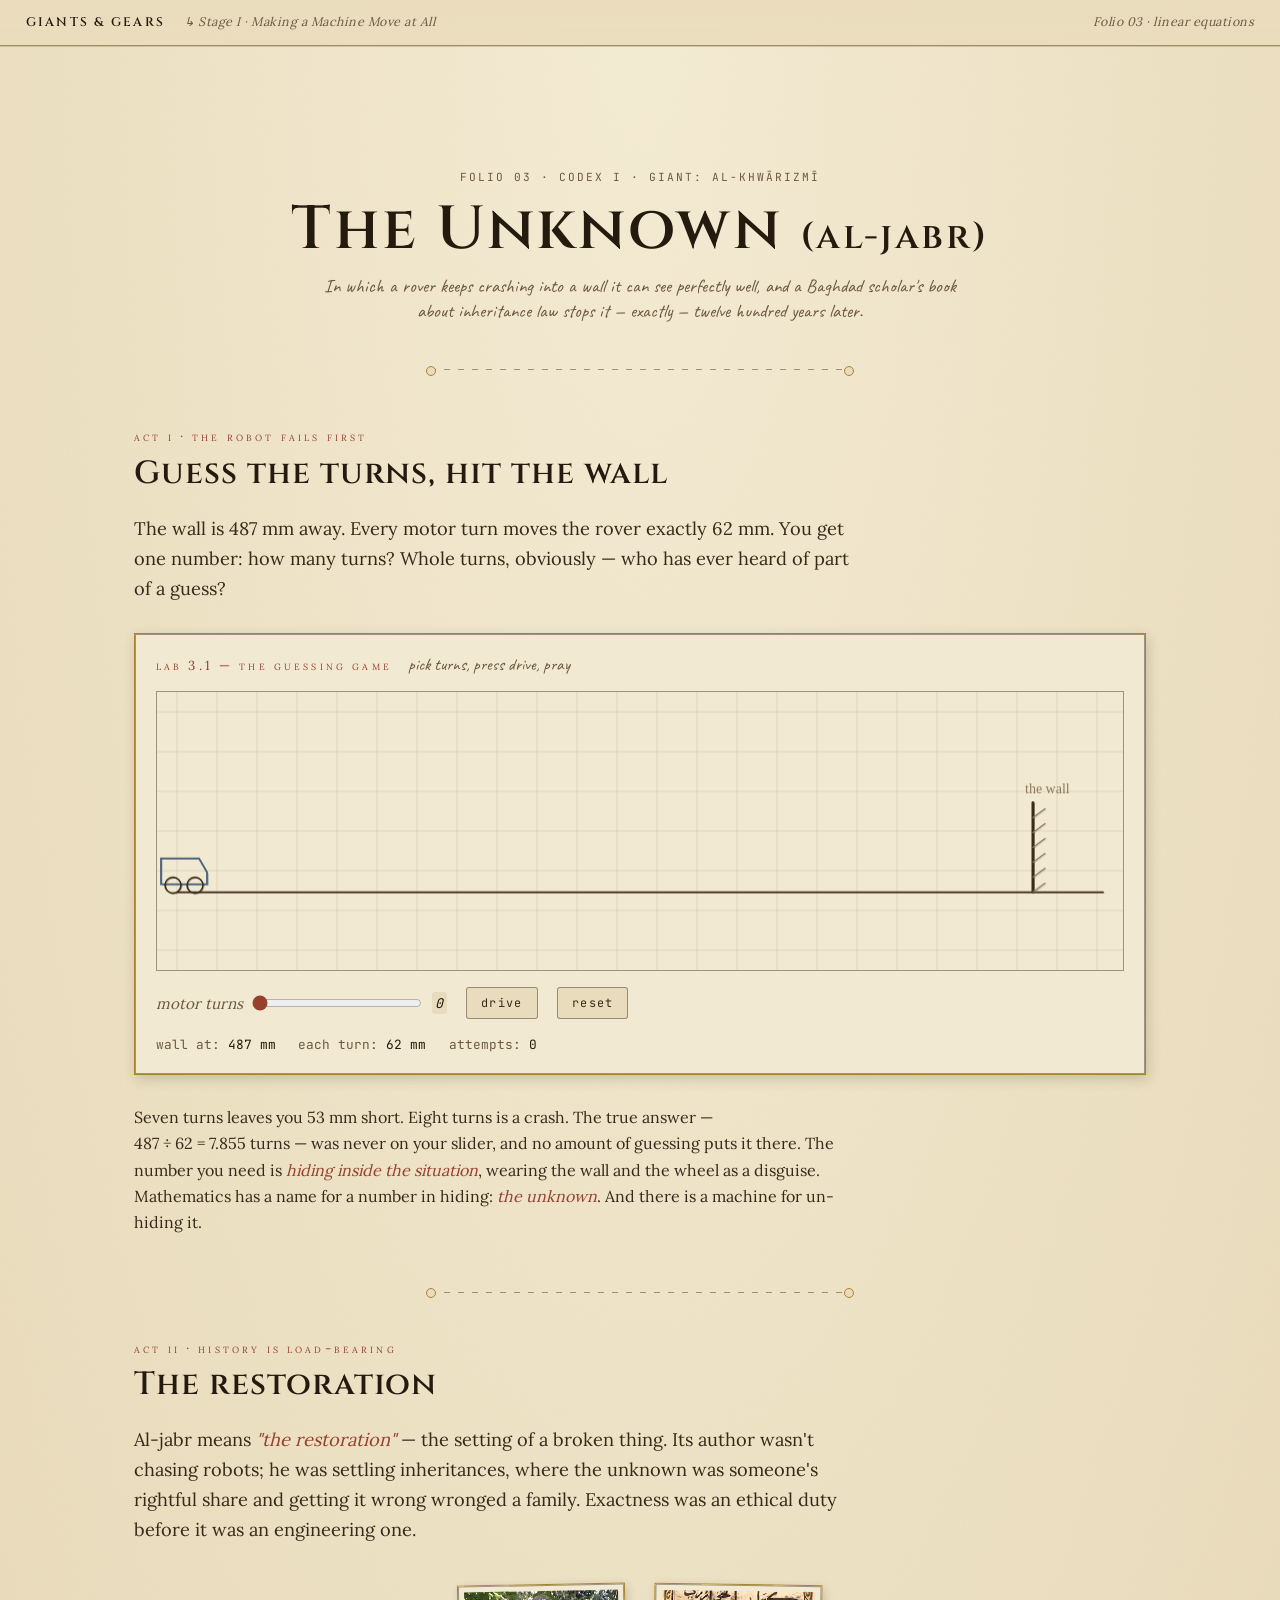
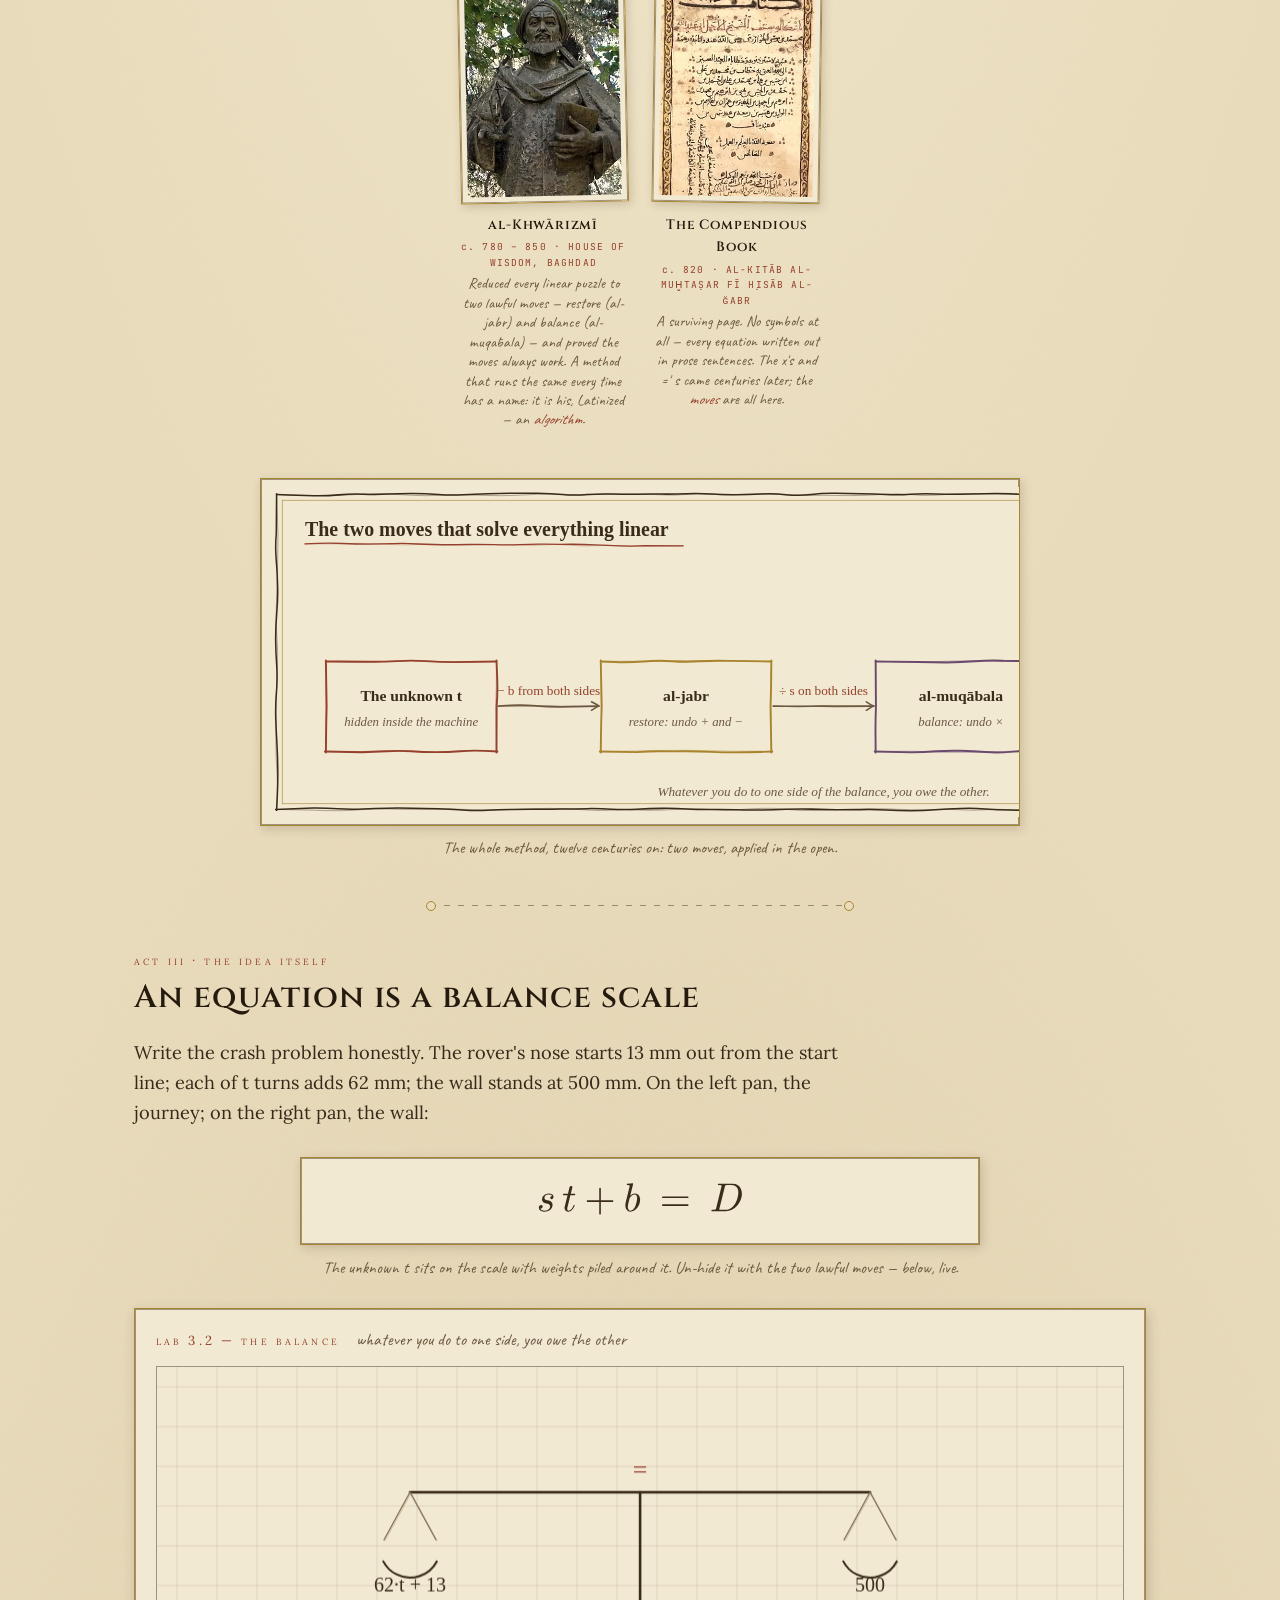
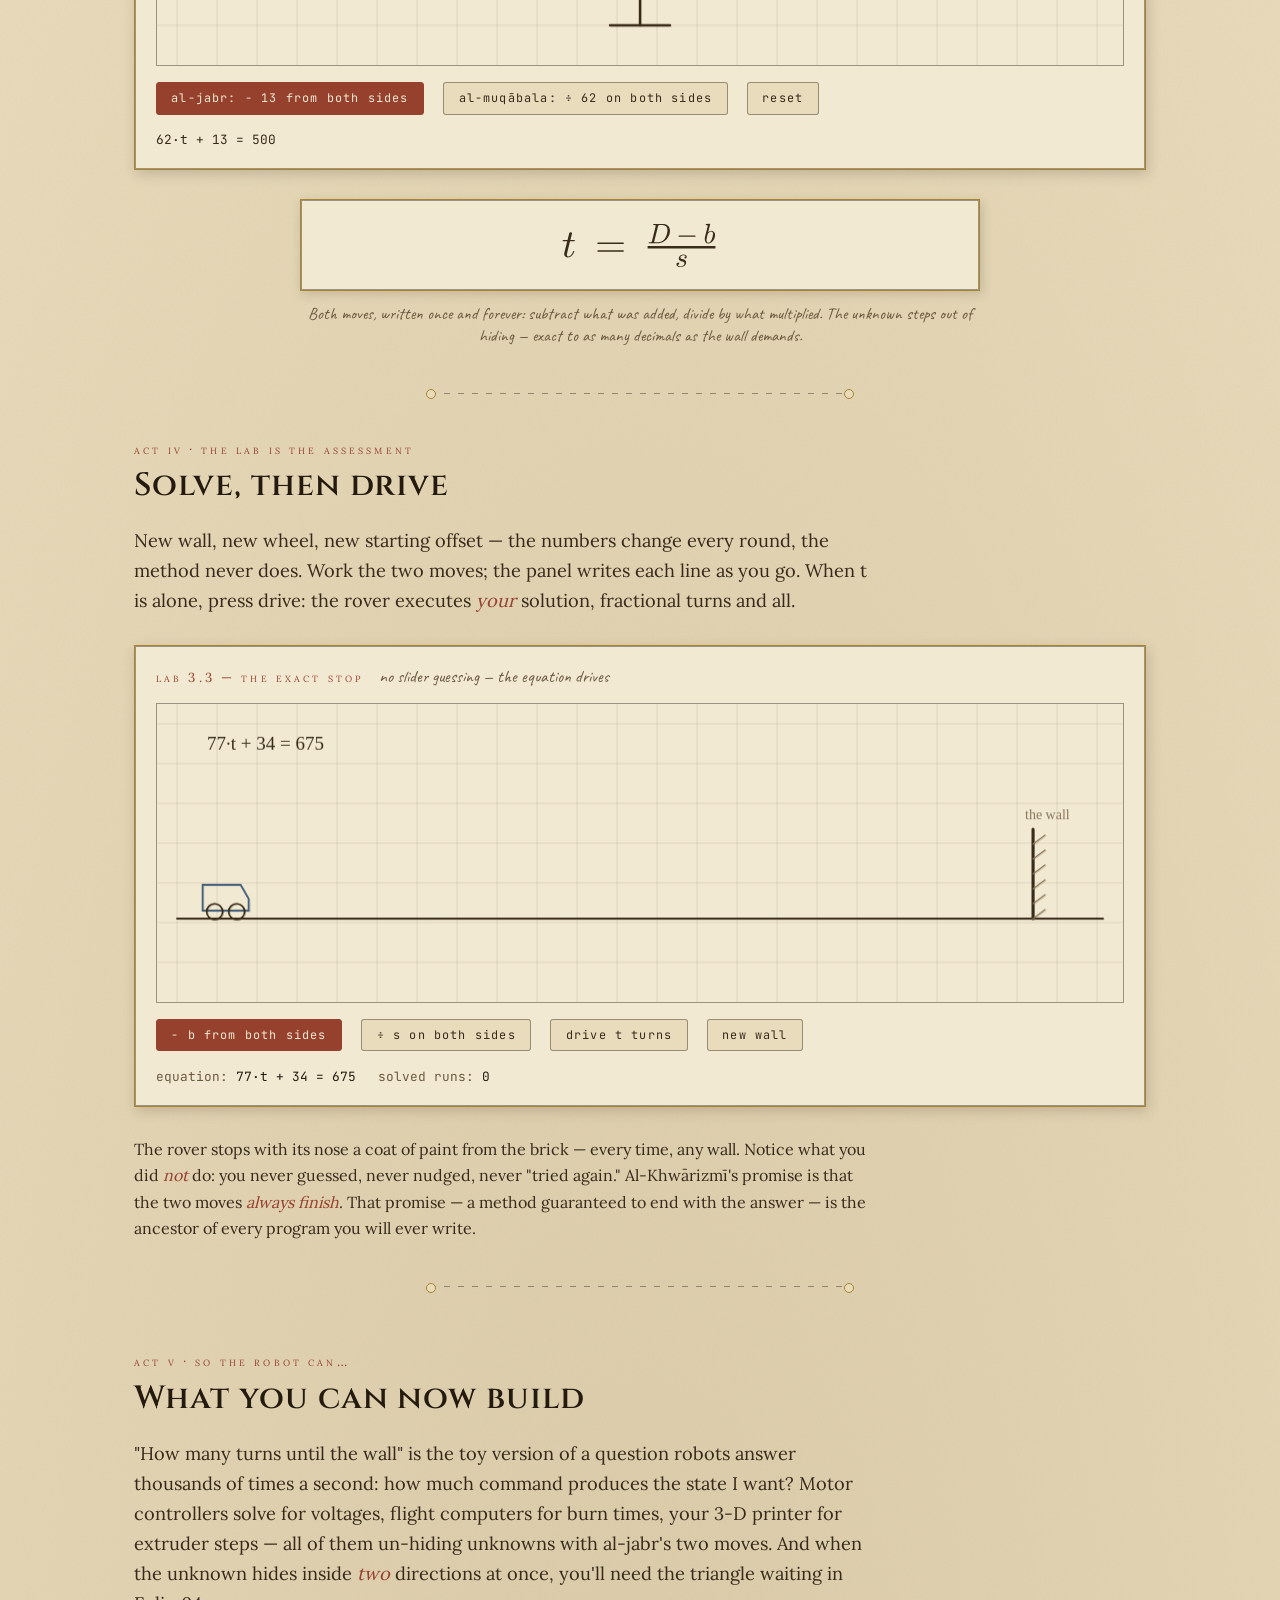
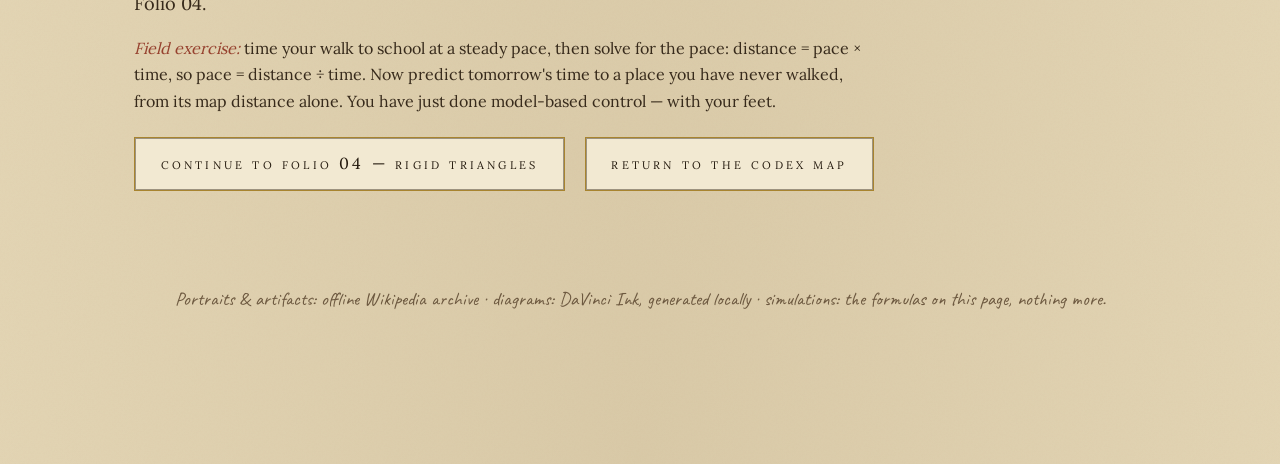
<file: units/the-unknown.html>
<!doctype html>
<html lang="en">
<head>
<meta charset="utf-8">
<meta name="viewport" content="width=device-width, initial-scale=1">
<title>Folio 03 — The Unknown (al-jabr) · Giants &amp; Gears</title>
<link rel="stylesheet" href="../assets/css/golden-archive-kit.css">
<link rel="stylesheet" href="../assets/css/site.css">
</head>
<body>

<nav class="chrome">
  <a class="wordmark" href="../index.html">Giants &amp; Gears</a>
  <span class="crumb">↳ Stage I · Making a Machine Move at All</span>
  <span class="right">Folio 03 · linear equations</span>
</nav>

<main>
  <header style="text-align:center; margin:3.5rem 0 1rem;">
    <div class="catalog reveal">FOLIO 03 · CODEX I · GIANT: AL-KHWĀRIZMĪ</div>
    <h1 class="reveal" style="margin:.6rem 0;">The Unknown <span style="font-size:.6em;">(al-jabr)</span></h1>
    <p class="plaque-caption reveal" style="max-width:42rem;margin:0 auto;">
      In which a rover keeps crashing into a wall it can see perfectly well,
      and a Baghdad scholar's book about inheritance law stops it — exactly —
      twelve hundred years later.
    </p>
  </header>

  <div class="constellation-rule"></div>

  <!-- ================= ACT I ================= -->
  <section class="exhibit wide">
    <div>
      <div class="smallcaps reveal">act i · the robot fails first</div>
      <h2 class="reveal">Guess the turns, hit the wall</h2>
      <p class="lede reveal">
        The wall is 487&nbsp;mm away. Every motor turn moves the rover exactly
        62&nbsp;mm. You get one number: how many turns? Whole turns, obviously —
        who has ever heard of part of a guess?
      </p>
      <div class="lab reveal">
        <div class="lab-head">
          <span class="smallcaps">lab 3.1 — the guessing game</span>
          <span class="plaque-caption">pick turns, press drive, pray</span>
        </div>
        <canvas id="crash" height="280"></canvas>
        <div class="controls">
          <label>motor turns <input type="range" id="guess" min="0" max="10" value="0" step="1"> <code id="guessv">0</code></label>
          <button class="toggle" id="tryIt">drive</button>
          <button class="toggle" id="crashReset">reset</button>
        </div>
        <div class="readout">
          <span>wall at: <b>487 mm</b></span>
          <span>each turn: <b>62 mm</b></span>
          <span>attempts: <b id="attempts">0</b></span>
          <span id="crashStatus" style="color:var(--chalk)"></span>
        </div>
      </div>
      <p class="reveal">
        Seven turns leaves you 53&nbsp;mm short. Eight turns is a crash. The
        true answer — 487&nbsp;÷&nbsp;62&nbsp;=&nbsp;7.855&nbsp;turns — was never
        on your slider, and no amount of guessing puts it there. The number you
        need is <em>hiding inside the situation</em>, wearing the wall and the
        wheel as a disguise. Mathematics has a name for a number in hiding:
        <em>the unknown</em>. And there is a machine for un-hiding it.
      </p>
    </div>
  </section>

  <div class="constellation-rule"></div>

  <!-- ================= ACT II ================= -->
  <section>
    <div class="smallcaps reveal">act ii · history is load-bearing</div>
    <h2 class="reveal">The restoration</h2>
    <p class="lede reveal">
      Al-jabr means <em>"the restoration"</em> — the setting of a broken thing.
      Its author wasn't chasing robots; he was settling inheritances, where the
      unknown was someone's rightful share and getting it wrong wronged a family.
      Exactness was an ethical duty before it was an engineering one.
    </p>

    <div class="gallery">
      <figure class="portrait reveal">
        <div class="frame"><img src="../assets/img/portraits/al-khwarizmi.jpg" alt="al-Khwarizmi"></div>
        <figcaption class="plaque">
          <div class="name">al-Khwārizmī</div>
          <div class="dates">c. 780 – 850 · HOUSE OF WISDOM, BAGHDAD</div>
          <div class="role">Reduced every linear puzzle to two lawful moves — restore (al-jabr) and balance (al-muqābala) — and proved the moves always work. A method that runs the same every time has a name: it is his, Latinized — an <em>algorithm</em>.</div>
        </figcaption>
      </figure>
      <figure class="portrait reveal">
        <div class="frame"><img src="../assets/img/portraits/al-jabr-manuscript.jpg" alt="Al-Jabr manuscript page"></div>
        <figcaption class="plaque">
          <div class="name">The Compendious Book</div>
          <div class="dates">c. 820 · AL-KITĀB AL-MUḪTAṢAR FĪ ḤISĀB AL-ĞABR</div>
          <div class="role">A surviving page. No symbols at all — every equation written out in prose sentences. The x's and =' s came centuries later; the <em>moves</em> are all here.</div>
        </figcaption>
      </figure>
    </div>

    <figure class="formula-artifact reveal">
      <div class="frame"><img src="../assets/img/diagrams/aljabr-pipeline.svg" alt="the two moves that solve everything linear"></div>
      <figcaption class="plaque-caption">The whole method, twelve centuries on: two moves, applied in the open.</figcaption>
    </figure>
  </section>

  <div class="constellation-rule"></div>

  <!-- ================= ACT III ================= -->
  <section>
    <div class="smallcaps reveal">act iii · the idea itself</div>
    <h2 class="reveal">An equation is a balance scale</h2>
    <p class="lede reveal">
      Write the crash problem honestly. The rover's nose starts 13&nbsp;mm out
      from the start line; each of t turns adds 62&nbsp;mm; the wall stands at
      500&nbsp;mm. On the left pan, the journey; on the right pan, the wall:
    </p>

    <figure class="formula-artifact reveal">
      <div class="frame"><img src="../assets/img/diagrams/f-linear.svg" alt="s t plus b equals D" style="max-height:52px;"></div>
      <figcaption class="plaque-caption">The unknown t sits on the scale with weights piled around it. Un-hide it with the two lawful moves — below, live.</figcaption>
    </figure>

    <div class="lab reveal">
      <div class="lab-head">
        <span class="smallcaps">lab 3.2 — the balance</span>
        <span class="plaque-caption">whatever you do to one side, you owe the other</span>
      </div>
      <canvas id="balance" height="300"></canvas>
      <div class="controls">
        <button class="toggle" id="restore">al-jabr: − 13 from both sides</button>
        <button class="toggle" id="divide">al-muqābala: ÷ 62 on both sides</button>
        <button class="toggle" id="balReset">reset</button>
      </div>
      <div class="readout">
        <span id="balState" style="color:var(--ink)">62·t + 13 = 500</span>
        <span id="balNote" style="color:var(--chalk)"></span>
      </div>
    </div>

    <figure class="formula-artifact reveal">
      <div class="frame"><img src="../assets/img/diagrams/f-solve-t.svg" alt="t equals D minus b over s" style="max-height:74px;"></div>
      <figcaption class="plaque-caption">
        Both moves, written once and forever: subtract what was added, divide by
        what multiplied. The unknown steps out of hiding — exact to as many
        decimals as the wall demands.
      </figcaption>
    </figure>
  </section>

  <div class="constellation-rule"></div>

  <!-- ================= ACT IV ================= -->
  <section>
    <div class="smallcaps reveal">act iv · the lab is the assessment</div>
    <h2 class="reveal">Solve, then drive</h2>
    <p class="lede reveal">
      New wall, new wheel, new starting offset — the numbers change every round,
      the method never does. Work the two moves; the panel writes each line as
      you go. When t is alone, press drive: the rover executes <em>your</em>
      solution, fractional turns and all.
    </p>

    <div class="lab reveal">
      <div class="lab-head">
        <span class="smallcaps">lab 3.3 — the exact stop</span>
        <span class="plaque-caption">no slider guessing — the equation drives</span>
      </div>
      <canvas id="solve" height="300"></canvas>
      <div class="controls">
        <button class="toggle" id="mv1">− b from both sides</button>
        <button class="toggle" id="mv2">÷ s on both sides</button>
        <button class="toggle" id="driveExact">drive t turns</button>
        <button class="toggle" id="newWall">new wall</button>
      </div>
      <div class="readout">
        <span>equation: <b id="eqLine">—</b></span>
        <span>solved runs: <b id="solvedCount">0</b></span>
        <span id="solveStatus" style="color:var(--chalk)"></span>
      </div>
    </div>

    <p class="reveal">
      The rover stops with its nose a coat of paint from the brick — every
      time, any wall. Notice what you did <em>not</em> do: you never guessed,
      never nudged, never "tried again." Al-Khwārizmī's promise is that the two
      moves <em>always finish</em>. That promise — a method guaranteed to end
      with the answer — is the ancestor of every program you will ever write.
    </p>
  </section>

  <div class="constellation-rule"></div>

  <!-- ================= ACT V ================= -->
  <section class="exhibit wide" style="margin:4rem 0;">
    <div>
      <div class="smallcaps reveal">act v · so the robot can…</div>
      <h2 class="reveal">What you can now build</h2>
      <p class="lede reveal">
        "How many turns until the wall" is the toy version of a question robots
        answer thousands of times a second: how much command produces the state
        I want? Motor controllers solve for voltages, flight computers for burn
        times, your 3-D printer for extruder steps — all of them un-hiding
        unknowns with al-jabr's two moves. And when the unknown hides inside
        <em>two</em> directions at once, you'll need the triangle waiting in
        Folio&nbsp;04.
      </p>
      <p class="reveal" style="margin-top:1rem;">
        <em>Field exercise:</em> time your walk to school at a steady pace, then
        solve for the pace: distance = pace × time, so pace = distance ÷ time.
        Now predict tomorrow's time to a place you have never walked, from its
        map distance alone. You have just done model-based control — with your feet.
      </p>
      <a class="next-exhibit reveal" href="rigid-triangles.html">continue to folio 04 — rigid triangles</a>
      <a class="next-exhibit reveal" href="../index.html" style="margin-left:1rem;">return to the codex map</a>
    </div>
  </section>

  <footer>
    <div class="plaque-caption">
      Portraits &amp; artifacts: offline Wikipedia archive · diagrams: DaVinci Ink,
      generated locally · simulations: the formulas on this page, nothing more.
    </div>
  </footer>
</main>

<script>
const TAU = Math.PI * 2;
const C = { bg:'#f2e9d2', grid:'rgba(58,44,26,.10)', ink:'#3a2c1a', chalk:'#96412e',
            slate:'#46617a', olive:'#5b6b3a', gold:'#a8842f', ghost:'#8a795d',
            mount:'#cbb98e' };
const HAND = "'Ink Free', 'Segoe Print', cursive";

function setupCanvas(cv) {
  const designH = parseInt(cv.getAttribute('height'), 10);   // fixed design height
  function resize() {
    const dpr = devicePixelRatio || 1;
    const w = Math.max(1, cv.clientWidth);
    cv.width = w * dpr; cv.height = designH * dpr;
    cv.style.height = designH + 'px';
    const ctx = cv.getContext('2d');
    ctx.setTransform(dpr, 0, 0, dpr, 0, 0);
    return ctx;
  }
  return { resize, get w() { return Math.max(1, cv.clientWidth); }, get h() { return designH; } };
}
function inkStroke(ctx, drawPath, color, width) {
  ctx.save();
  ctx.strokeStyle = color; ctx.lineWidth = width; ctx.lineCap = 'round';
  ctx.beginPath(); drawPath(0, 0); ctx.stroke();
  ctx.globalAlpha = 0.35; ctx.lineWidth = Math.max(1, width * 0.45);
  ctx.beginPath(); drawPath(1.1, 0.8); ctx.stroke();
  ctx.restore();
}
function paper(ctx, w, h) {
  ctx.fillStyle = C.bg; ctx.fillRect(0, 0, w, h);
  ctx.strokeStyle = C.grid; ctx.lineWidth = 1;
  for (let x = 20; x < w; x += 40) { ctx.beginPath(); ctx.moveTo(x, 0); ctx.lineTo(x, h); ctx.stroke(); }
  for (let y = 20; y < h; y += 40) { ctx.beginPath(); ctx.moveTo(0, y); ctx.lineTo(w, y); ctx.stroke(); }
}
function drawWallScene(ctx, S, noseMM, wallMM, scale, crashed) {
  const w = S.w, h = S.h, g = h * 0.72, x0 = 50;
  paper(ctx, w, h);
  inkStroke(ctx, (ox, oy) => { ctx.moveTo(20 + ox, g + oy); ctx.lineTo(w - 20 + ox, g + oy); }, C.ink, 1.8);
  const wallX = x0 + wallMM * scale;
  // the wall: hatched brick line
  inkStroke(ctx, (ox, oy) => { ctx.moveTo(wallX + ox, g + oy); ctx.lineTo(wallX + ox, g - 90 + oy); }, C.ink, 3);
  for (let k = 0; k < 6; k++)
    inkStroke(ctx, (ox, oy) => { ctx.moveTo(wallX + ox, g - k * 15 + oy); ctx.lineTo(wallX + 12 + ox, g - k * 15 - 9 + oy); }, C.ghost, 1.2);
  ctx.fillStyle = C.ghost; ctx.font = '14px ' + HAND;
  ctx.fillText('the wall', wallX - 8, g - 100);
  // the rover: nose at noseMM
  const nx = x0 + noseMM * scale;
  inkStroke(ctx, (ox, oy) => {
    ctx.moveTo(nx + ox, g - 8 + oy); ctx.lineTo(nx - 46 + ox, g - 8 + oy);
    ctx.lineTo(nx - 46 + ox, g - 34 + oy); ctx.lineTo(nx - 8 + ox, g - 34 + oy);
    ctx.lineTo(nx + ox, g - 20 + oy); ctx.closePath();
  }, crashed ? C.chalk : C.slate, 1.8);
  inkStroke(ctx, (ox, oy) => { ctx.arc(nx - 34 + ox, g - 7 + oy, 8, 0, TAU); }, C.ink, 1.6);
  inkStroke(ctx, (ox, oy) => { ctx.arc(nx - 12 + ox, g - 7 + oy, 8, 0, TAU); }, C.ink, 1.6);
  if (crashed) {
    ctx.fillStyle = C.chalk; ctx.font = '22px ' + HAND;
    ctx.fillText('CRUNCH', wallX - 96, g - 64);
  }
  return { g, x0, wallX };
}

/* ---------------- LAB 3.1 — the guessing game ---------------- */
(function () {
  const cv = document.getElementById('crash'), S = setupCanvas(cv);
  let ctx = S.resize(), anim = null, prog = 0, attempts = 0, lastGuess = 0;
  const WALL = 487, STEP = 62;
  const el = (id) => document.getElementById(id);

  function scale() { return (S.w - 140) / WALL; }
  function draw() {
    const nose = Math.min(WALL + 8, STEP * lastGuess * prog);
    const crashed = STEP * lastGuess * prog >= WALL - 1 && STEP * lastGuess > WALL;
    drawWallScene(ctx, S, nose, WALL, scale(), crashed && prog >= 0.99);
  }
  function drive() {
    if (anim) cancelAnimationFrame(anim);
    lastGuess = +el('guess').value;
    attempts++; el('attempts').textContent = attempts;
    prog = 0;
    const step = () => {
      prog = Math.min(1, prog + 0.02);
      draw();
      if (prog < 1) { anim = requestAnimationFrame(step); return; }
      anim = null;
      const d = STEP * lastGuess;
      const st = el('crashStatus');
      if (d > WALL) st.textContent = 'CRASH — ' + (d - WALL) + ' mm past the bricks.';
      else if (WALL - d <= 2) st.textContent = 'a miracle of luck.';
      else st.textContent = 'stopped ' + (WALL - d) + ' mm short. The parcel does not reach the wall.';
    };
    anim = requestAnimationFrame(step);
  }
  el('guess').addEventListener('input', () => { el('guessv').textContent = el('guess').value; });
  el('tryIt').addEventListener('click', drive);
  el('crashReset').addEventListener('click', () => { prog = 0; lastGuess = 0; attempts = 0; el('attempts').textContent = 0; el('crashStatus').textContent = ''; draw(); });
  addEventListener('resize', () => { ctx = S.resize(); draw(); });
  draw();
})();

/* ---------------- LAB 3.2 — the balance ---------------- */
(function () {
  const cv = document.getElementById('balance'), S = setupCanvas(cv);
  let ctx = S.resize(), stage = 0;    // 0: 62t+13=500 · 1: 62t=487 · 2: t=7.855
  const el = (id) => document.getElementById(id);
  const LINES = ['62·t + 13 = 500', '62·t = 487', 't = 7.855…'];
  const NOTES = ['', 'the +13 is restored away — the scale never tipped.',
                 'the unknown, un-hidden. This is the number the slider never had.'];

  function draw() {
    const w = S.w, h = S.h;
    paper(ctx, w, h);
    const cx = w / 2, beamY = h * 0.42, beamW = Math.min(w * 0.62, 460);
    // pillar + beam + pans
    inkStroke(ctx, (ox, oy) => { ctx.moveTo(cx + ox, beamY + oy); ctx.lineTo(cx + ox, h - 40 + oy); }, C.ink, 2.4);
    inkStroke(ctx, (ox, oy) => { ctx.moveTo(cx - 30 + ox, h - 40 + oy); ctx.lineTo(cx + 30 + ox, h - 40 + oy); }, C.ink, 2.4);
    inkStroke(ctx, (ox, oy) => { ctx.moveTo(cx - beamW / 2 + ox, beamY + oy); ctx.lineTo(cx + beamW / 2 + ox, beamY + oy); }, C.ink, 2.6);
    for (const s of [-1, 1]) {
      const px = cx + s * beamW / 2;
      inkStroke(ctx, (ox, oy) => { ctx.moveTo(px + ox, beamY + oy); ctx.lineTo(px - 26 + ox, beamY + 48 + oy); ctx.moveTo(px + ox, beamY + oy); ctx.lineTo(px + 26 + ox, beamY + 48 + oy); }, C.ghost, 1.4);
      inkStroke(ctx, (ox, oy) => { ctx.arc(px + ox, beamY + 56 + oy, 30, 0.15 * Math.PI, 0.85 * Math.PI); }, C.ink, 2);
    }
    // pan contents
    const [lhs, rhs] = LINES[stage].split('=');
    ctx.fillStyle = C.ink; ctx.font = '20px ' + HAND; ctx.textAlign = 'center';
    ctx.fillText(lhs.trim(), cx - beamW / 2, beamY + 100);
    ctx.fillText(rhs.trim(), cx + beamW / 2, beamY + 100);
    ctx.font = '26px ' + HAND; ctx.fillStyle = C.chalk;
    ctx.fillText('=', cx, beamY - 14);
    ctx.textAlign = 'start';
    el('balState').textContent = LINES[stage];
    el('balNote').textContent = NOTES[stage];
    el('restore').classList.toggle('on', stage === 0);
    el('divide').classList.toggle('on', stage === 1);
  }
  el('restore').addEventListener('click', () => { if (stage === 0) { stage = 1; draw(); } });
  el('divide').addEventListener('click', () => { if (stage === 1) { stage = 2; draw(); } });
  el('balReset').addEventListener('click', () => { stage = 0; draw(); });
  addEventListener('resize', () => { ctx = S.resize(); draw(); });
  draw();
})();

/* ---------------- LAB 3.3 — solve, then drive ---------------- */
(function () {
  const cv = document.getElementById('solve'), S = setupCanvas(cv);
  let ctx = S.resize(), P = null, stage = 0, anim = null, prog = 0, solved = 0;
  const el = (id) => document.getElementById(id);

  function newWall() {
    const s = 28 + Math.floor(Math.random() * 53);          // 28..80
    const b = Math.floor(Math.random() * 41);               // 0..40
    const D = 300 + Math.floor(Math.random() * 601);        // 300..900
    P = { s, b, D, t: (D - b) / s };
    stage = 0; prog = 0;
    el('solveStatus').textContent = '';
    draw();
  }
  function eqText() {
    if (stage === 0) return P.s + '·t + ' + P.b + ' = ' + P.D;
    if (stage === 1) return P.s + '·t = ' + (P.D - P.b);
    return 't = ' + P.t.toFixed(3);
  }
  function draw() {
    const scale = (S.w - 140) / P.D;
    const nose = (P.b + P.s * P.t * prog);
    drawWallScene(ctx, S, Math.min(P.D, nose), P.D, scale, false);
    ctx.fillStyle = C.ink; ctx.font = '19px ' + HAND;
    ctx.fillText(eqText(), 50, 46);
    if (stage === 2 && prog >= 1) {
      ctx.fillStyle = C.olive; ctx.font = '15px ' + HAND;
      ctx.fillText('gap to wall: ' + (P.D - nose).toFixed(1) + ' mm', 50, 72);
    }
    el('eqLine').textContent = eqText();
    el('mv1').classList.toggle('on', stage === 0);
    el('mv2').classList.toggle('on', stage === 1);
    el('solvedCount').textContent = solved;
  }
  el('mv1').addEventListener('click', () => { if (stage === 0) { stage = 1; draw(); } });
  el('mv2').addEventListener('click', () => { if (stage === 1) { stage = 2; draw(); } });
  el('driveExact').addEventListener('click', () => {
    if (stage !== 2) { el('solveStatus').textContent = 'un-hide t first — the two moves, in order.'; return; }
    if (anim) cancelAnimationFrame(anim);
    prog = 0;
    const step = () => {
      prog = Math.min(1, prog + 0.014);
      draw();
      if (prog < 1) { anim = requestAnimationFrame(step); return; }
      anim = null; solved++;
      el('solveStatus').textContent = '✦ nose at the wall, zero crash — t = ' + P.t.toFixed(3) + ' turns, executed exactly.';
      draw();
    };
    anim = requestAnimationFrame(step);
  });
  el('newWall').addEventListener('click', newWall);
  addEventListener('resize', () => { ctx = S.resize(); draw(); });
  newWall();
})();
</script>
<script src="../assets/js/site.js"></script>
</body>
</html>
</file>
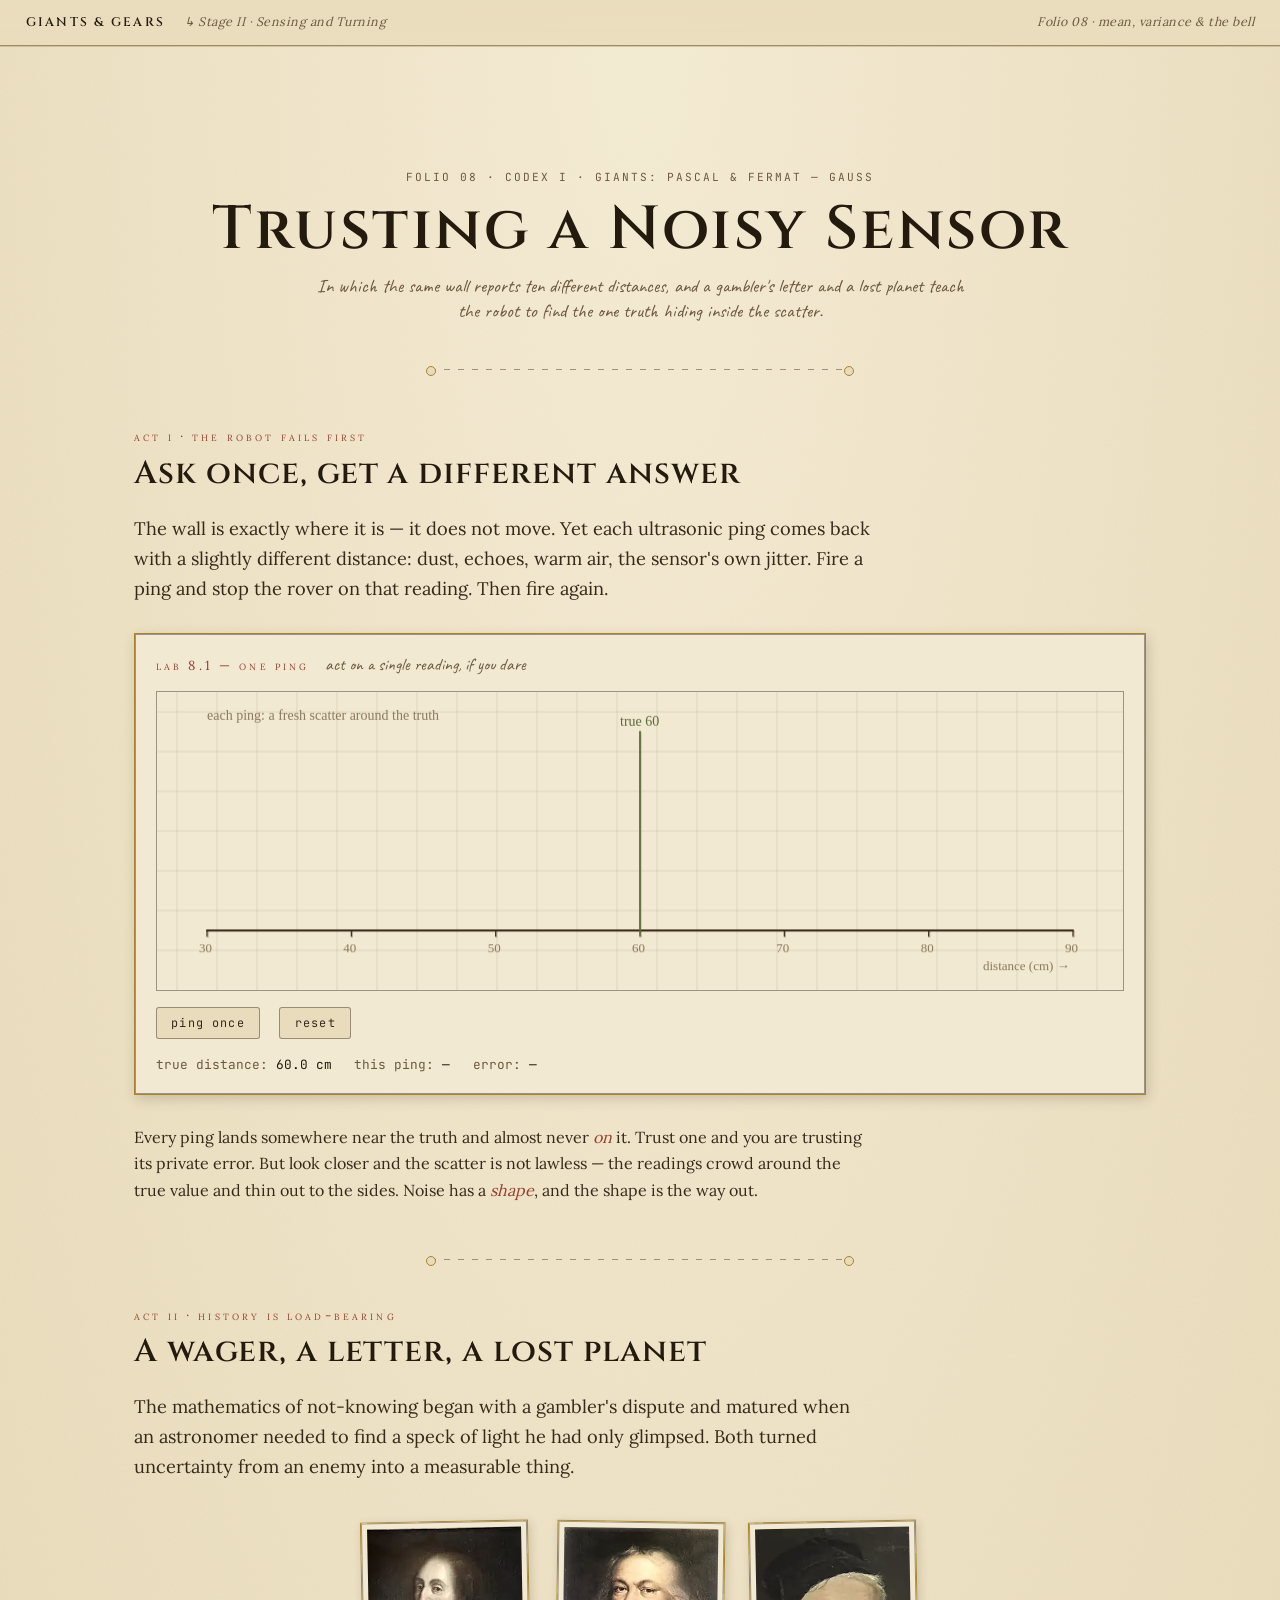
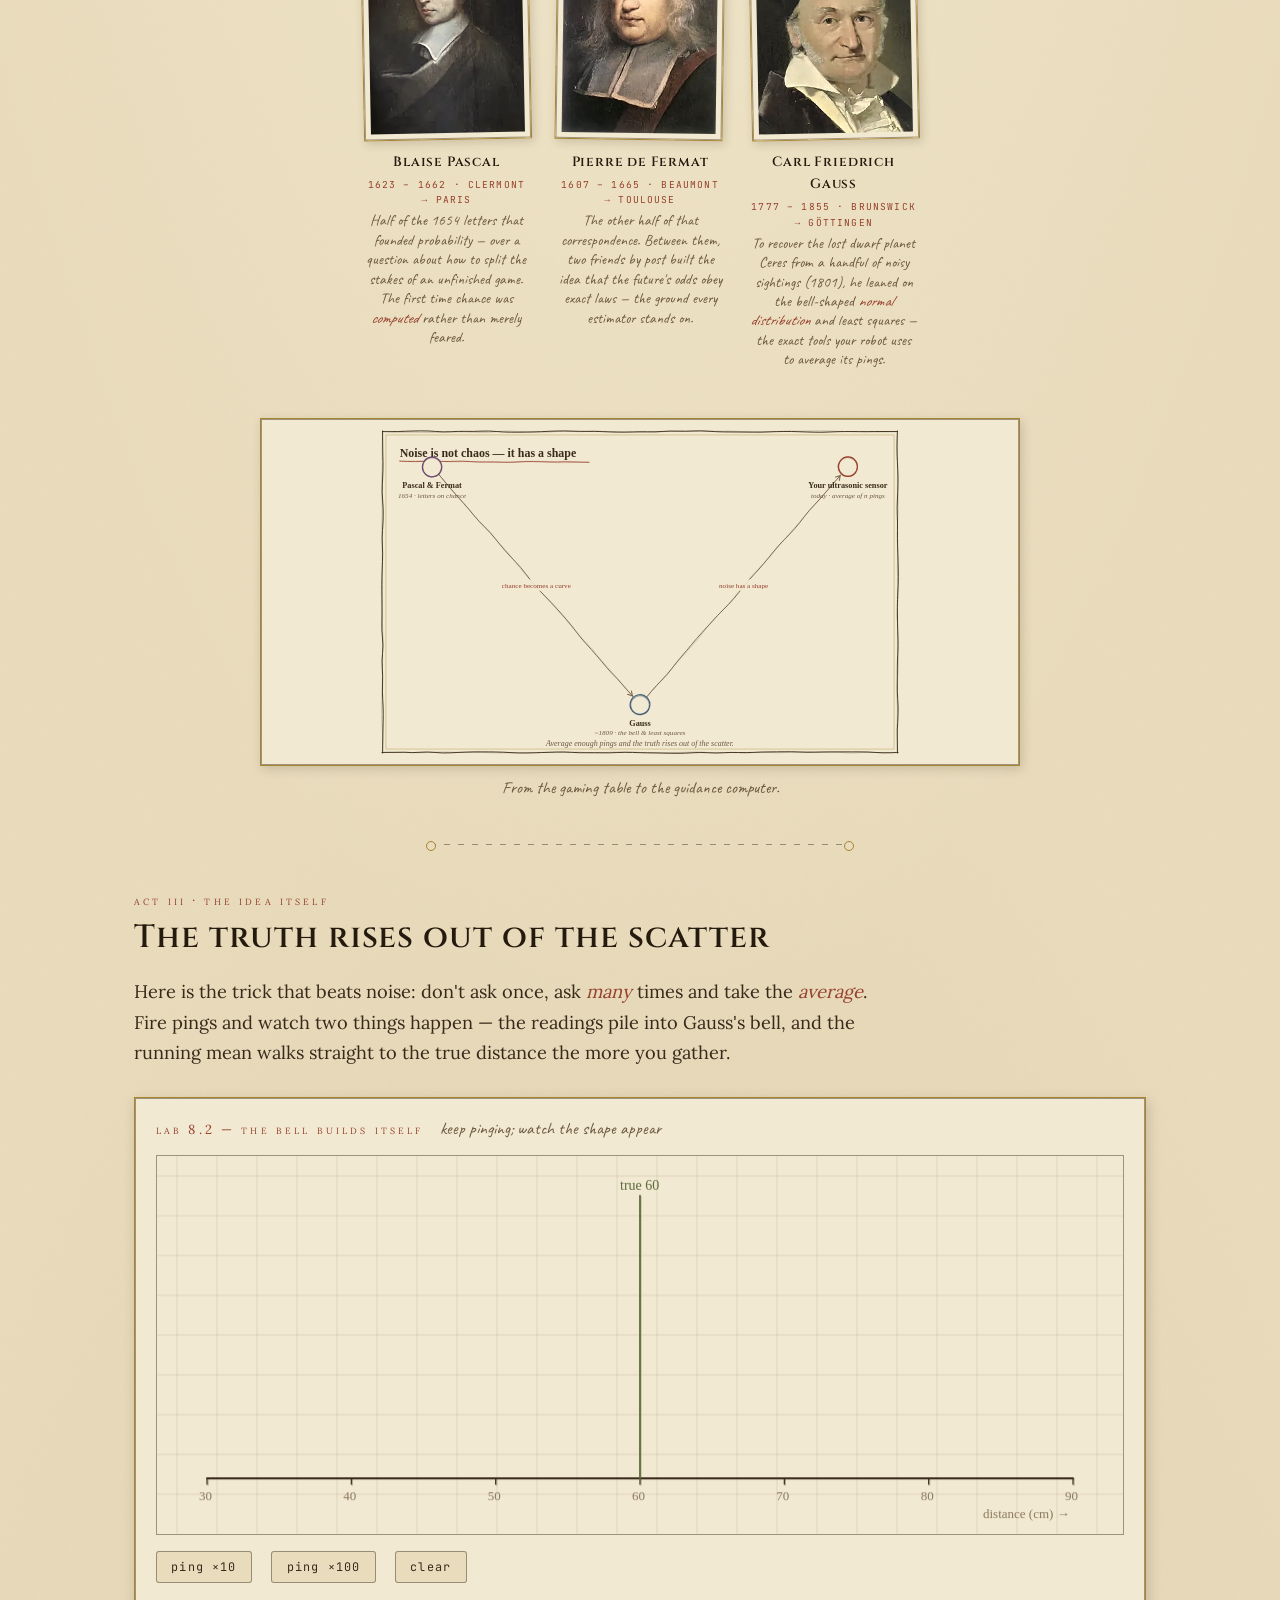
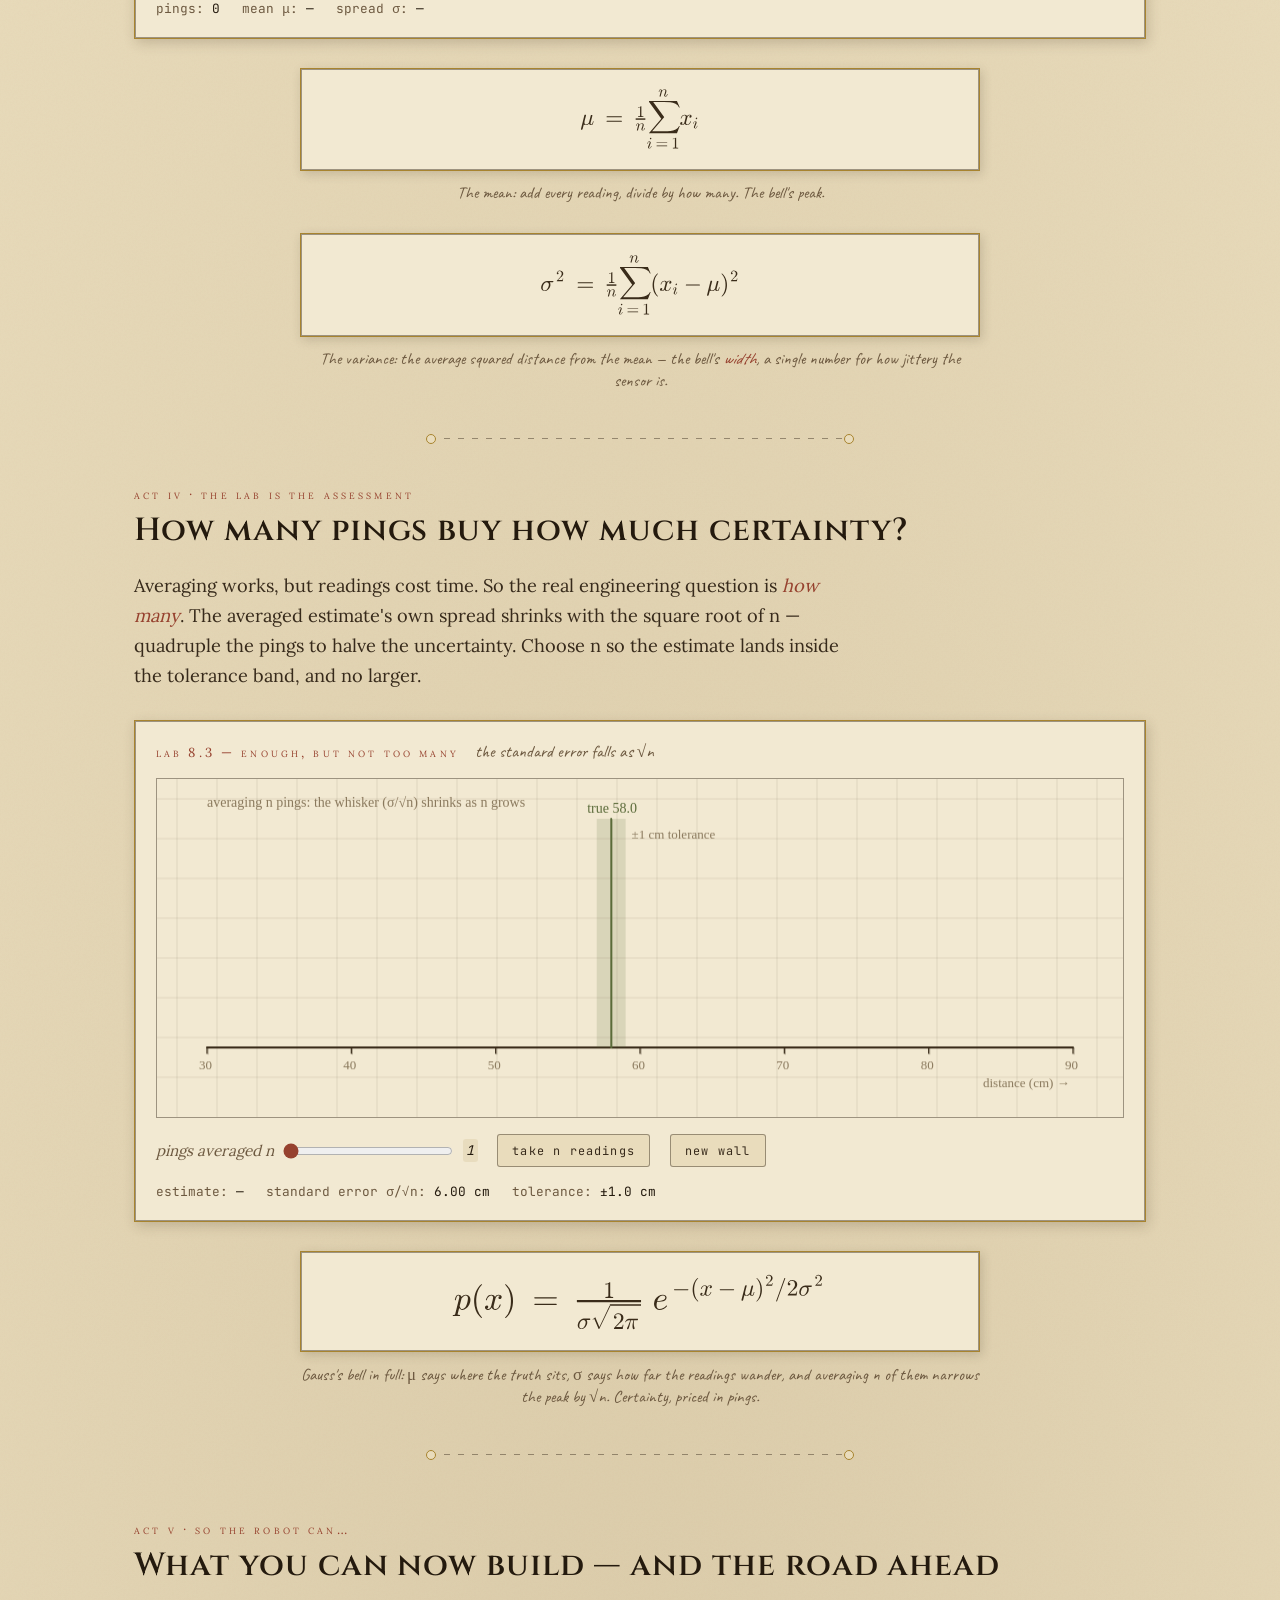
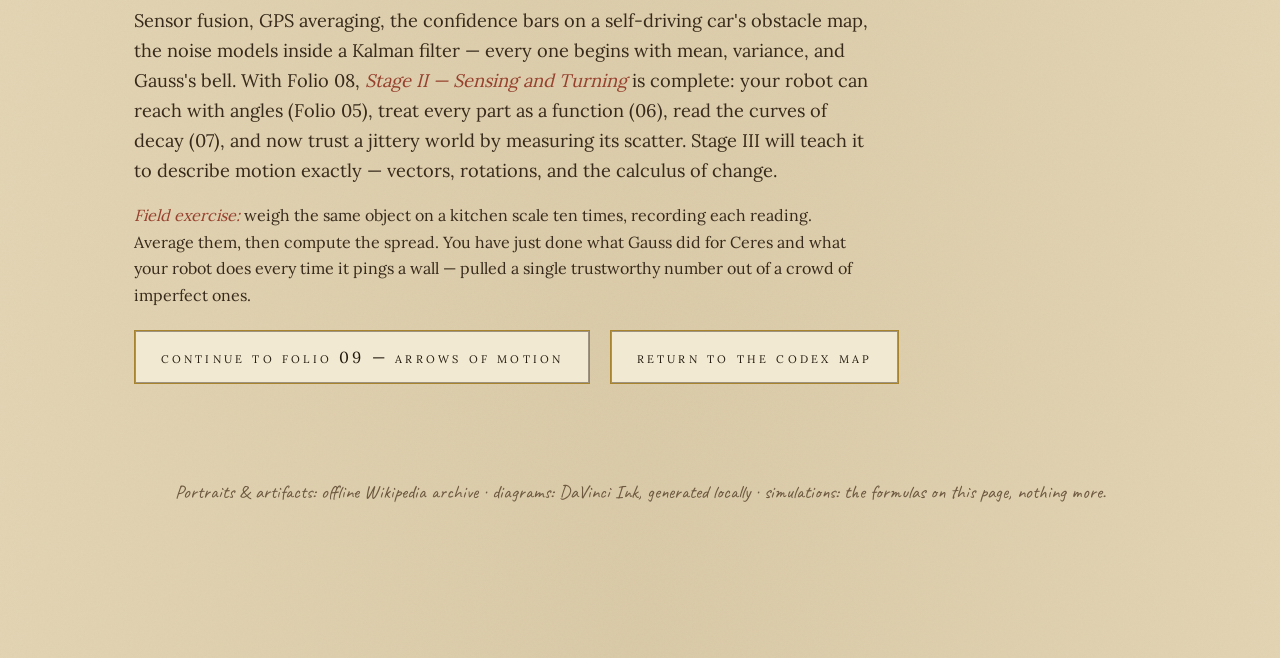
<file: units/trusting-a-noisy-sensor.html>
<!doctype html>
<html lang="en">
<head>
<meta charset="utf-8">
<meta name="viewport" content="width=device-width, initial-scale=1">
<title>Folio 08 — Trusting a Noisy Sensor · Giants &amp; Gears</title>
<link rel="stylesheet" href="../assets/css/golden-archive-kit.css">
<link rel="stylesheet" href="../assets/css/site.css">
</head>
<body>

<nav class="chrome">
  <a class="wordmark" href="../index.html">Giants &amp; Gears</a>
  <span class="crumb">↳ Stage II · Sensing and Turning</span>
  <span class="right">Folio 08 · mean, variance &amp; the bell</span>
</nav>

<main>
  <header style="text-align:center; margin:3.5rem 0 1rem;">
    <div class="catalog reveal">FOLIO 08 · CODEX I · GIANTS: PASCAL &amp; FERMAT — GAUSS</div>
    <h1 class="reveal" style="margin:.6rem 0;">Trusting a Noisy Sensor</h1>
    <p class="plaque-caption reveal" style="max-width:42rem;margin:0 auto;">
      In which the same wall reports ten different distances,
      and a gambler's letter and a lost planet teach the robot to find the one
      truth hiding inside the scatter.
    </p>
  </header>

  <div class="constellation-rule"></div>

  <!-- ================= ACT I ================= -->
  <section class="exhibit wide">
    <div>
      <div class="smallcaps reveal">act i · the robot fails first</div>
      <h2 class="reveal">Ask once, get a different answer</h2>
      <p class="lede reveal">
        The wall is exactly where it is — it does not move. Yet each ultrasonic
        ping comes back with a slightly different distance: dust, echoes, warm
        air, the sensor's own jitter. Fire a ping and stop the rover on that
        reading. Then fire again.
      </p>
      <div class="lab reveal">
        <div class="lab-head">
          <span class="smallcaps">lab 8.1 — one ping</span>
          <span class="plaque-caption">act on a single reading, if you dare</span>
        </div>
        <canvas id="oneping" height="300"></canvas>
        <div class="controls">
          <button class="toggle" id="ping1">ping once</button>
          <button class="toggle" id="reset1">reset</button>
        </div>
        <div class="readout">
          <span>true distance: <b>60.0 cm</b></span>
          <span>this ping: <b id="thisPing">—</b></span>
          <span>error: <b id="pingErr">—</b></span>
          <span id="oneStatus" style="color:var(--chalk)"></span>
        </div>
      </div>
      <p class="reveal">
        Every ping lands somewhere near the truth and almost never <em>on</em> it.
        Trust one and you are trusting its private error. But look closer and the
        scatter is not lawless — the readings crowd around the true value and thin
        out to the sides. Noise has a <em>shape</em>, and the shape is the way out.
      </p>
    </div>
  </section>

  <div class="constellation-rule"></div>

  <!-- ================= ACT II ================= -->
  <section>
    <div class="smallcaps reveal">act ii · history is load-bearing</div>
    <h2 class="reveal">A wager, a letter, a lost planet</h2>
    <p class="lede reveal">
      The mathematics of not-knowing began with a gambler's dispute and matured
      when an astronomer needed to find a speck of light he had only glimpsed. Both
      turned uncertainty from an enemy into a measurable thing.
    </p>

    <div class="gallery">
      <figure class="portrait reveal">
        <div class="frame"><img src="../assets/img/portraits/pascal.jpg" alt="Blaise Pascal"></div>
        <figcaption class="plaque">
          <div class="name">Blaise Pascal</div>
          <div class="dates">1623 – 1662 · CLERMONT → PARIS</div>
          <div class="role">Half of the 1654 letters that founded probability — over a question about how to split the stakes of an unfinished game. The first time chance was <em>computed</em> rather than merely feared.</div>
        </figcaption>
      </figure>
      <figure class="portrait reveal">
        <div class="frame"><img src="../assets/img/portraits/fermat.jpg" alt="Pierre de Fermat"></div>
        <figcaption class="plaque">
          <div class="name">Pierre de Fermat</div>
          <div class="dates">1607 – 1665 · BEAUMONT → TOULOUSE</div>
          <div class="role">The other half of that correspondence. Between them, two friends by post built the idea that the future's odds obey exact laws — the ground every estimator stands on.</div>
        </figcaption>
      </figure>
      <figure class="portrait reveal">
        <div class="frame"><img src="../assets/img/portraits/gauss.jpg" alt="Carl Friedrich Gauss"></div>
        <figcaption class="plaque">
          <div class="name">Carl Friedrich Gauss</div>
          <div class="dates">1777 – 1855 · BRUNSWICK → GÖTTINGEN</div>
          <div class="role">To recover the lost dwarf planet Ceres from a handful of noisy sightings (1801), he leaned on the bell-shaped <em>normal distribution</em> and least squares — the exact tools your robot uses to average its pings.</div>
        </figcaption>
      </figure>
    </div>

    <figure class="formula-artifact reveal">
      <div class="frame"><img src="../assets/img/diagrams/stats-history.svg" alt="noise is not chaos, it has a shape"></div>
      <figcaption class="plaque-caption">From the gaming table to the guidance computer.</figcaption>
    </figure>
  </section>

  <div class="constellation-rule"></div>

  <!-- ================= ACT III ================= -->
  <section>
    <div class="smallcaps reveal">act iii · the idea itself</div>
    <h2 class="reveal">The truth rises out of the scatter</h2>
    <p class="lede reveal">
      Here is the trick that beats noise: don't ask once, ask <em>many</em> times
      and take the <em>average</em>. Fire pings and watch two things happen — the
      readings pile into Gauss's bell, and the running mean walks straight to the
      true distance the more you gather.
    </p>

    <div class="lab reveal">
      <div class="lab-head">
        <span class="smallcaps">lab 8.2 — the bell builds itself</span>
        <span class="plaque-caption">keep pinging; watch the shape appear</span>
      </div>
      <canvas id="bell" height="380"></canvas>
      <div class="controls">
        <button class="toggle" id="ping10">ping ×10</button>
        <button class="toggle" id="ping100">ping ×100</button>
        <button class="toggle" id="bellReset">clear</button>
      </div>
      <div class="readout">
        <span>pings: <b id="bellN">0</b></span>
        <span>mean μ: <b id="bellMean">—</b></span>
        <span>spread σ: <b id="bellSig">—</b></span>
        <span id="bellStatus" style="color:var(--chalk)"></span>
      </div>
    </div>

    <figure class="formula-artifact reveal">
      <div class="frame"><img src="../assets/img/diagrams/f-mean.svg" alt="mu equals one over n sum of x i" style="max-height:66px;"></div>
      <figcaption class="plaque-caption">The mean: add every reading, divide by how many. The bell's peak.</figcaption>
    </figure>

    <figure class="formula-artifact reveal">
      <div class="frame"><img src="../assets/img/diagrams/f-variance.svg" alt="sigma squared equals average squared deviation" style="max-height:66px;"></div>
      <figcaption class="plaque-caption">
        The variance: the average squared distance from the mean — the bell's
        <em>width</em>, a single number for how jittery the sensor is.
      </figcaption>
    </figure>
  </section>

  <div class="constellation-rule"></div>

  <!-- ================= ACT IV ================= -->
  <section>
    <div class="smallcaps reveal">act iv · the lab is the assessment</div>
    <h2 class="reveal">How many pings buy how much certainty?</h2>
    <p class="lede reveal">
      Averaging works, but readings cost time. So the real engineering question is
      <em>how many</em>. The averaged estimate's own spread shrinks with the square
      root of n — quadruple the pings to halve the uncertainty. Choose n so the
      estimate lands inside the tolerance band, and no larger.
    </p>

    <div class="lab reveal">
      <div class="lab-head">
        <span class="smallcaps">lab 8.3 — enough, but not too many</span>
        <span class="plaque-caption">the standard error falls as √n</span>
      </div>
      <canvas id="confidence" height="340"></canvas>
      <div class="controls">
        <label>pings averaged n <input type="range" id="nAvg" min="1" max="200" value="1" step="1"> <code id="nAvgv">1</code></label>
        <button class="toggle" id="takeN">take n readings</button>
        <button class="toggle" id="confNew">new wall</button>
      </div>
      <div class="readout">
        <span>estimate: <b id="estVal">—</b></span>
        <span>standard error σ/√n: <b id="stdErr">—</b></span>
        <span>tolerance: <b>±1.0 cm</b></span>
        <span id="confStatus" style="color:var(--chalk)"></span>
      </div>
    </div>

    <figure class="formula-artifact reveal">
      <div class="frame"><img src="../assets/img/diagrams/f-gaussian.svg" alt="the gaussian probability density" style="max-height:64px;"></div>
      <figcaption class="plaque-caption">
        Gauss's bell in full: μ says where the truth sits, σ says how far the
        readings wander, and averaging n of them narrows the peak by √n. Certainty,
        priced in pings.
      </figcaption>
    </figure>
  </section>

  <div class="constellation-rule"></div>

  <!-- ================= ACT V ================= -->
  <section class="exhibit wide" style="margin:4rem 0;">
    <div>
      <div class="smallcaps reveal">act v · so the robot can…</div>
      <h2 class="reveal">What you can now build — and the road ahead</h2>
      <p class="lede reveal">
        Sensor fusion, GPS averaging, the confidence bars on a self-driving car's
        obstacle map, the noise models inside a Kalman filter — every one begins
        with mean, variance, and Gauss's bell. With Folio&nbsp;08, <em>Stage&nbsp;II —
        Sensing and Turning</em> is complete: your robot can reach with angles
        (Folio&nbsp;05), treat every part as a function (06), read the curves of
        decay (07), and now trust a jittery world by measuring its scatter. Stage&nbsp;III
        will teach it to describe motion exactly — vectors, rotations, and the
        calculus of change.
      </p>
      <p class="reveal" style="margin-top:1rem;">
        <em>Field exercise:</em> weigh the same object on a kitchen scale ten
        times, recording each reading. Average them, then compute the spread. You
        have just done what Gauss did for Ceres and what your robot does every
        time it pings a wall — pulled a single trustworthy number out of a crowd
        of imperfect ones.
      </p>
      <a class="next-exhibit reveal" href="arrows-of-motion.html">continue to folio 09 — arrows of motion</a>
      <a class="next-exhibit reveal" href="../index.html" style="margin-left:1rem;">return to the codex map</a>
    </div>
  </section>

  <footer>
    <div class="plaque-caption">
      Portraits &amp; artifacts: offline Wikipedia archive · diagrams: DaVinci Ink,
      generated locally · simulations: the formulas on this page, nothing more.
    </div>
  </footer>
</main>

<script>
const TAU = Math.PI * 2;
const C = { bg:'#f2e9d2', grid:'rgba(58,44,26,.10)', ink:'#3a2c1a', chalk:'#96412e',
            slate:'#46617a', olive:'#5b6b3a', gold:'#a8842f', ghost:'#8a795d' };
const HAND = "'Ink Free', 'Segoe Print', cursive";
const TRUE_D = 60, SIGMA = 6;                 // cm; sensor noise
const XMIN = 30, XMAX = 90;                   // distance axis (cm)

function setupCanvas(cv) {
  const designH = parseInt(cv.getAttribute('height'), 10);   // fixed design height
  function resize() {
    const dpr = devicePixelRatio || 1;
    const w = Math.max(1, cv.clientWidth);
    cv.width = w * dpr; cv.height = designH * dpr;
    cv.style.height = designH + 'px';
    const ctx = cv.getContext('2d');
    ctx.setTransform(dpr, 0, 0, dpr, 0, 0);
    return ctx;
  }
  return { resize, get w() { return Math.max(1, cv.clientWidth); }, get h() { return designH; } };
}
function inkStroke(ctx, drawPath, color, width) {
  ctx.save(); ctx.strokeStyle = color; ctx.lineWidth = width; ctx.lineCap = 'round';
  ctx.beginPath(); drawPath(0, 0); ctx.stroke();
  ctx.globalAlpha = 0.35; ctx.lineWidth = Math.max(1, width * 0.45);
  ctx.beginPath(); drawPath(1.1, 0.8); ctx.stroke(); ctx.restore();
}
function paper(ctx, w, h) {
  ctx.fillStyle = C.bg; ctx.fillRect(0, 0, w, h);
  ctx.strokeStyle = C.grid; ctx.lineWidth = 1;
  for (let x = 20; x < w; x += 40) { ctx.beginPath(); ctx.moveTo(x, 0); ctx.lineTo(x, h); ctx.stroke(); }
  for (let y = 20; y < h; y += 40) { ctx.beginPath(); ctx.moveTo(0, y); ctx.lineTo(w, y); ctx.stroke(); }
}
// standard normal via Box–Muller
function gauss() { let u = 0, v = 0; while (!u) u = Math.random(); while (!v) v = Math.random(); return Math.sqrt(-2 * Math.log(u)) * Math.cos(TAU * v); }
function ping(mu) { return (mu == null ? TRUE_D : mu) + SIGMA * gauss(); }

function axisX(S, ctx, y0) {
  const w = S.w, pad = 50;
  const x0 = pad, plotW = w - 2 * pad;
  const sx = (d) => x0 + (d - XMIN) / (XMAX - XMIN) * plotW;
  inkStroke(ctx, (ox, oy) => { ctx.moveTo(x0 + ox, y0 + oy); ctx.lineTo(x0 + plotW + ox, y0 + oy); }, C.ink, 1.8);
  ctx.fillStyle = C.ghost; ctx.font = '13px ' + HAND;
  for (let d = XMIN; d <= XMAX; d += 10) { const x = sx(d); inkStroke(ctx, (ox, oy) => { ctx.moveTo(x + ox, y0 + oy); ctx.lineTo(x + ox, y0 + 6 + oy); }, C.ink, 1.2); ctx.fillText(d + '', x - 8, y0 + 22); }
  ctx.fillText('distance (cm) →', x0 + plotW - 90, y0 + 40);
  return { x0, plotW, sx };
}
function trueLine(ctx, sx, yTop, yBot) {
  inkStroke(ctx, (ox, oy) => { ctx.moveTo(sx(TRUE_D) + ox, yTop + oy); ctx.lineTo(sx(TRUE_D) + ox, yBot + oy); }, C.olive, 1.8);
  ctx.fillStyle = C.olive; ctx.font = '14px ' + HAND; ctx.fillText('true 60', sx(TRUE_D) - 20, yTop - 6);
}

/* ---------------- LAB 8.1 — one ping ---------------- */
(function () {
  const cv = document.getElementById('oneping'), S = setupCanvas(cv);
  let ctx = S.resize(); const shots = [];
  const el = (id) => document.getElementById(id);
  function draw() {
    const w = S.w, h = S.h; paper(ctx, w, h);
    const y0 = h - 60, A = axisX(S, ctx, y0);
    trueLine(ctx, A.sx, 40, y0);
    // past shots faint
    shots.slice(0, -1).forEach(d => { ctx.save(); ctx.globalAlpha = .4; ctx.fillStyle = C.ghost; ctx.beginPath(); ctx.arc(A.sx(d), y0 - 26, 5, 0, TAU); ctx.fill(); ctx.restore(); });
    const last = shots[shots.length - 1];
    if (last != null) {
      ctx.save(); ctx.fillStyle = C.chalk; ctx.strokeStyle = C.ink; ctx.lineWidth = 1.4;
      ctx.beginPath(); ctx.arc(A.sx(last), y0 - 26, 8, 0, TAU); ctx.fill(); ctx.stroke(); ctx.restore();
      // "your stop" marker on the axis
      inkStroke(ctx, (ox, oy) => { ctx.moveTo(A.sx(last) + ox, y0 + oy); ctx.lineTo(A.sx(last) + ox, y0 - 90 + oy); }, C.chalk, 1.4);
      ctx.fillStyle = C.chalk; ctx.font = '15px ' + HAND; ctx.fillText('you stop here', A.sx(last) + 6, 40);
    }
    ctx.fillStyle = C.ghost; ctx.font = '14px ' + HAND;
    ctx.fillText('each ping: a fresh scatter around the truth', A.x0, 28);
  }
  el('ping1').addEventListener('click', () => {
    const d = ping(); shots.push(d);
    el('thisPing').textContent = d.toFixed(1) + ' cm';
    el('pingErr').textContent = (d - TRUE_D >= 0 ? '+' : '') + (d - TRUE_D).toFixed(1) + ' cm';
    el('oneStatus').textContent = Math.abs(d - TRUE_D) > 4 ? 'act on this and you are ' + Math.abs(d - TRUE_D).toFixed(1) + ' cm wrong.' : 'lucky this time — but you cannot count on luck.';
    draw();
  });
  el('reset1').addEventListener('click', () => { shots.length = 0; el('thisPing').textContent = '—'; el('pingErr').textContent = '—'; el('oneStatus').textContent = ''; draw(); });
  addEventListener('resize', () => { ctx = S.resize(); draw(); });
  draw();
})();

/* ---------------- LAB 8.2 — the bell builds ---------------- */
(function () {
  const cv = document.getElementById('bell'), S = setupCanvas(cv);
  let ctx = S.resize(); const data = [];
  const BINW = 2, el = (id) => document.getElementById(id);   // 2 cm bins

  function stats() {
    const n = data.length; if (!n) return { n: 0, mean: 0, sig: 0 };
    const mean = data.reduce((a, b) => a + b, 0) / n;
    const varr = data.reduce((a, b) => a + (b - mean) ** 2, 0) / n;
    return { n, mean, sig: Math.sqrt(varr) };
  }
  function draw() {
    const w = S.w, h = S.h; paper(ctx, w, h);
    const y0 = h - 56, A = axisX(S, ctx, y0);
    // histogram
    const bins = {};
    for (const d of data) { const b = Math.round(d / BINW) * BINW; bins[b] = (bins[b] || 0) + 1; }
    const maxCount = Math.max(1, ...Object.values(bins));
    const barTop = 70, barMaxH = y0 - barTop;
    for (const b in bins) {
      const x = A.sx(+b), bh = bins[b] / maxCount * barMaxH;
      ctx.save(); ctx.globalAlpha = .5; ctx.fillStyle = C.slate;
      ctx.fillRect(x - (A.plotW / (XMAX - XMIN)) * BINW / 2, y0 - bh, (A.plotW / (XMAX - XMIN)) * BINW - 2, bh); ctx.restore();
    }
    const st = stats();
    // gaussian overlay scaled to peak
    if (st.n > 4 && st.sig > 0.5) {
      inkStroke(ctx, (ox, oy) => {
        for (let i = 0; i <= 120; i++) {
          const d = XMIN + i / 120 * (XMAX - XMIN);
          const g = Math.exp(-((d - st.mean) ** 2) / (2 * st.sig * st.sig));
          const px = A.sx(d) + ox, py = y0 - g * barMaxH + oy; i ? ctx.lineTo(px, py) : ctx.moveTo(px, py);
        }
      }, C.chalk, 2);
    }
    trueLine(ctx, A.sx, barTop - 30, y0);
    // running mean marker
    if (st.n) { inkStroke(ctx, (ox, oy) => { ctx.moveTo(A.sx(st.mean) + ox, barTop - 30 + oy); ctx.lineTo(A.sx(st.mean) + ox, y0 + oy); }, C.chalk, 1.6);
      ctx.fillStyle = C.chalk; ctx.font = '14px ' + HAND; ctx.fillText('mean ' + st.mean.toFixed(1), A.sx(st.mean) + 6, barTop - 34); }
    el('bellN').textContent = st.n; el('bellMean').textContent = st.n ? st.mean.toFixed(2) + ' cm' : '—';
    el('bellSig').textContent = st.n ? '±' + st.sig.toFixed(2) + ' cm' : '—';
    el('bellStatus').textContent = st.n >= 60 ? 'the mean sits on the truth; the bell is Gauss’s, exactly.' : (st.n >= 10 ? 'the shape is emerging — keep pinging.' : '');
  }
  function add(k) { for (let i = 0; i < k; i++) data.push(ping()); draw(); }
  el('ping10').addEventListener('click', () => add(10));
  el('ping100').addEventListener('click', () => add(100));
  el('bellReset').addEventListener('click', () => { data.length = 0; draw(); });
  addEventListener('resize', () => { ctx = S.resize(); draw(); });
  draw();
})();

/* ---------------- LAB 8.3 — enough, but not too many ---------------- */
(function () {
  const cv = document.getElementById('confidence'), S = setupCanvas(cv);
  let ctx = S.resize(), estimate = null, se = null, trueD = TRUE_D;
  const TOL = 1.0, el = (id) => document.getElementById(id);

  function newWall() { trueD = 50 + Math.random() * 20; estimate = null; se = null; el('confStatus').textContent = ''; draw(); }
  function draw() {
    const w = S.w, h = S.h; paper(ctx, w, h);
    const y0 = h - 70, A = axisX(S, ctx, y0);
    // true + tolerance band
    inkStroke(ctx, (ox, oy) => { ctx.moveTo(A.sx(trueD) + ox, 40 + oy); ctx.lineTo(A.sx(trueD) + ox, y0 + oy); }, C.olive, 1.8);
    ctx.fillStyle = C.olive; ctx.font = '14px ' + HAND; ctx.fillText('true ' + trueD.toFixed(1), A.sx(trueD) - 24, 34);
    ctx.save(); ctx.globalAlpha = .16; ctx.fillStyle = C.olive;
    ctx.fillRect(A.sx(trueD - TOL), 40, A.sx(trueD + TOL) - A.sx(trueD - TOL), y0 - 40); ctx.restore();
    ctx.fillStyle = C.ghost; ctx.font = '13px ' + HAND; ctx.fillText('±1 cm tolerance', A.sx(trueD + TOL) + 6, 60);
    // estimate + standard-error whiskers
    if (estimate != null) {
      const y = y0 - 60;
      inkStroke(ctx, (ox, oy) => { ctx.moveTo(A.sx(estimate - se) + ox, y + oy); ctx.lineTo(A.sx(estimate + se) + ox, y + oy); }, C.chalk, 2);
      for (const s of [-1, 1]) inkStroke(ctx, (ox, oy) => { ctx.moveTo(A.sx(estimate + s * se) + ox, y - 7 + oy); ctx.lineTo(A.sx(estimate + s * se) + ox, y + 7 + oy); }, C.chalk, 1.6);
      ctx.save(); ctx.fillStyle = C.chalk; ctx.strokeStyle = C.ink; ctx.lineWidth = 1.4;
      ctx.beginPath(); ctx.arc(A.sx(estimate), y, 7, 0, TAU); ctx.fill(); ctx.stroke(); ctx.restore();
      ctx.fillStyle = C.chalk; ctx.font = '15px ' + HAND; ctx.fillText('estimate ' + estimate.toFixed(2), A.sx(estimate) - 30, y - 16);
    }
    ctx.fillStyle = C.ghost; ctx.font = '14px ' + HAND;
    ctx.fillText('averaging n pings: the whisker (σ/√n) shrinks as n grows', A.x0, 28);
    el('nAvgv').textContent = el('nAvg').value;
    el('stdErr').textContent = (SIGMA / Math.sqrt(+el('nAvg').value)).toFixed(2) + ' cm';
  }
  function take() {
    const n = +el('nAvg').value; let sum = 0;
    for (let i = 0; i < n; i++) sum += ping(trueD);
    estimate = sum / n; se = SIGMA / Math.sqrt(n);
    el('estVal').textContent = estimate.toFixed(2) + ' cm';
    const within = Math.abs(estimate - trueD) <= TOL;
    el('confStatus').textContent = within
      ? '✦ inside tolerance with n = ' + n + ' (σ/√n = ' + se.toFixed(2) + ' cm).'
      : 'still ' + Math.abs(estimate - trueD).toFixed(2) + ' cm off — raise n; quadruple it to halve the error.';
    draw();
  }
  el('nAvg').addEventListener('input', draw);
  el('takeN').addEventListener('click', take);
  el('confNew').addEventListener('click', newWall);
  addEventListener('resize', () => { ctx = S.resize(); draw(); });
  newWall();
})();
</script>
<script src="../assets/js/site.js"></script>
</body>
</html>
</file>
<file: assets/css/golden-archive-kit.css>
﻿/* ============================================================
   Golden Archive kit — generated by Ultra-PC assets
   palette: golden-archive   gradient: archive-space
   fonts: Fraunces (body) / Playfair Display (display)
   ============================================================ */

:root {  /* Golden Archive */
  --font: 'Fraunces', 'Georgia', serif;
  --mono: 'JetBrains Mono', 'Consolas', monospace;
  --bg: #04070f;
  --bg2: #0a1224;
  --surface: #0b101f;
  --surface-glass: rgba(217,180,83,0.06);
  --accent: #d9b453;
  --accent2: #f2dc9b;
  --text: #e8e2d0;
  --muted: #77809a;
  --border: #5a4b2c;
  --radius: 6px;
  --shadow: 0 0 24px rgba(217,180,83,0.18);
}

/* --- base --- */
* { box-sizing: border-box; margin: 0; }
body { font-family: var(--font); color: var(--text);
       background: var(--bg); line-height: 1.6; }
.btn { padding: 0.7rem 1.5rem; border: 1px solid var(--border);
       border-radius: var(--radius); cursor: pointer; font-weight: 600;
       background: var(--accent); color: #fff;
       transition: filter .15s, transform .05s; }
.btn:hover { filter: brightness(1.08); } .btn:active { transform: translateY(1px); }

/* --- gradient util (archive-space) --- */
.hero-bg { background: radial-gradient(at 72% 8%, rgba(217,180,83,0.13) 0px, transparent 45%), radial-gradient(at 18% 85%, rgba(32,42,92,0.55) 0px, transparent 55%), linear-gradient(180deg, #04070f 0%, #0a1224 100%); }

/* --- navbar-glass --- */
.nav {
  display: flex; align-items: center; justify-content: space-between;
  padding: 0.8rem 1.4rem; position: sticky; top: 0; z-index: 50;
  background: rgba(255, 255, 255, 0.55);
  backdrop-filter: blur(12px) saturate(150%);
  -webkit-backdrop-filter: blur(12px) saturate(150%);
  border-bottom: 1px solid rgba(255, 255, 255, 0.4);
}
.nav .brand { font-weight: 700; letter-spacing: -0.01em; }
.nav a { color: inherit; text-decoration: none; opacity: 0.75; margin-left: 1.2rem; }
.nav a:hover { opacity: 1; }

/* --- hero-centered --- */
.hero {
  min-height: 70vh; display: grid; place-items: center;
  text-align: center; padding: 4rem 1.5rem; gap: 1rem;
}
.hero h1 { font-size: clamp(2rem, 6vw, 4rem); line-height: 1.05; letter-spacing: -0.02em; }
.hero p { max-width: 52ch; margin: 0 auto; opacity: 0.75; font-size: 1.1rem; }
.hero .cta { display: flex; gap: 0.8rem; justify-content: center; margin-top: 0.6rem; }

/* --- feature-card --- */
.feature {
  padding: 1.5rem; border-radius: 16px;
  background: var(--surface, #fff);
  border: 1px solid var(--border, #e5e7eb);
  transition: transform 0.2s, box-shadow 0.2s;
}
.feature:hover { transform: translateY(-4px); box-shadow: 0 12px 28px rgba(0,0,0,0.12); }
.feature .icon {
  width: 44px; height: 44px; border-radius: 12px; display: grid; place-items: center;
  background: color-mix(in srgb, var(--accent, #2b8fd6) 15%, transparent);
  color: var(--accent, #2b8fd6); margin-bottom: 0.8rem;
}

/* --- badge-pill --- */
.badge {
  display: inline-flex; align-items: center; gap: 0.35em;
  padding: 0.25em 0.7em; border-radius: 999px; font-size: 0.8rem; font-weight: 600;
  background: color-mix(in srgb, var(--accent, #2b8fd6) 15%, transparent);
  color: var(--accent, #2b8fd6);
}

/* --- input-field --- */
.field {
  width: 100%; padding: 0.7rem 1rem; border-radius: 10px;
  border: 1px solid var(--border, #d1d5db);
  background: var(--surface, #fff); color: inherit; font: inherit;
  transition: border-color 0.15s, box-shadow 0.15s;
}
.field:focus {
  outline: none; border-color: var(--accent, #2b8fd6);
  box-shadow: 0 0 0 3px color-mix(in srgb, var(--accent, #2b8fd6) 25%, transparent);
}

/* --- animation: fade-in-up --- */
.fade-in-up { animation: fade-in-up 0.6s cubic-bezier(0.22,1,0.36,1) both; }
@keyframes fade-in-up { from { opacity: 0; transform: translateY(20px); } to { opacity: 1; transform: none; } }
</file>
<file: assets/css/site.css>
/* ============================================================
   Giants & Gears — "da Vinci codex" styling
   Parchment field, iron-gall ink, red-chalk annotations, and a
   faint hint of gold leaf. Interactive labs remain dark navy
   "technical plates" bound into the notebook.
   Performance notes: no fixed blend-mode overlays, no rAF loops —
   texture and vignette are static backgrounds.
   ============================================================ */

@font-face {
  font-family: 'Cinzel';
  src: url('../fonts/cinzel-600.woff2') format('woff2');
  font-weight: 600; font-display: swap;
}
@font-face {
  font-family: 'Lora';
  src: url('../fonts/lora-400.woff2') format('woff2');
  font-weight: 400; font-display: swap;
}
@font-face {
  font-family: 'Caveat';
  src: url('../fonts/caveat-400.woff2') format('woff2');
  font-weight: 400; font-display: swap;
}
@font-face {
  font-family: 'JetBrains Mono';
  src: url('../fonts/jetbrains-mono-400.woff2') format('woff2');
  font-weight: 400; font-display: swap;
}

:root {
  /* codex palette — grown from the vault's dark-academia set */
  --paper: #e9dcbc;
  --paper-deep: #ddcda6;
  --mat: #f2e9d2;          /* lighter mat inside frames */
  --ink: #372a1b;
  --ink-strong: #241a0e;
  --sepia: #6d5940;        /* muted labels, metadata */
  --chalk: #96412e;        /* red chalk / sanguine accents */
  --gold: #a8842f;         /* faint gold leaf — used sparingly */
  --gold-hi: #c2a04a;
  --rule: rgba(55, 42, 27, .45);
  --plate: #0d1b2a;        /* the dark technical plates (labs, diagrams) */

  --display: 'Cinzel', 'Georgia', serif;
  --hand: 'Caveat', cursive;
  --font: 'Lora', Georgia, serif;
  --mono: 'JetBrains Mono', Consolas, monospace;
}

html { scroll-behavior: smooth; }

body {
  font-family: var(--font);
  color: var(--ink);
  background-color: var(--paper);
  /* static paper grain + gentle age vignette — painted once, never composited */
  background-image:
    radial-gradient(ellipse 120% 90% at 50% 0%, rgba(255, 250, 235, .5), transparent 55%),
    radial-gradient(ellipse 140% 100% at 50% 100%, rgba(120, 90, 45, .14), transparent 60%),
    url("data:image/svg+xml,%3Csvg xmlns='http://www.w3.org/2000/svg' width='240' height='240'%3E%3Cfilter id='p'%3E%3CfeTurbulence type='fractalNoise' baseFrequency='0.55' numOctaves='2'/%3E%3CfeColorMatrix values='0 0 0 0 0.48 0 0 0 0 0.38 0 0 0 0 0.22 0 0 0 0.055 0'/%3E%3C/filter%3E%3Crect width='240' height='240' filter='url(%23p)'/%3E%3C/svg%3E");
  line-height: 1.65;
  min-height: 100vh;
  overflow-x: hidden;
}

/* ---- chrome: a codex header rule ---- */
.chrome {
  position: fixed; top: 0; left: 0; right: 0; z-index: 100;
  display: flex; align-items: baseline; gap: 1.2rem;
  padding: .7rem 1.6rem;
  background: linear-gradient(rgba(233, 220, 188, .97), rgba(233, 220, 188, .88));
  border-bottom: 1px solid var(--rule);
  box-shadow: 0 1px 0 rgba(168, 132, 47, .35);   /* the gold hairline */
  font-size: .78rem; letter-spacing: .14em; text-transform: uppercase;
}
.chrome .wordmark { font-family: var(--display); color: var(--ink-strong); font-weight: 600; text-decoration: none; letter-spacing: .18em; }
.chrome .crumb { color: var(--sepia); font-style: italic; text-transform: none; letter-spacing: .04em; }
.chrome .right { margin-left: auto; color: var(--sepia); font-style: italic; text-transform: none; letter-spacing: .04em; }

main { max-width: 1060px; margin: 0 auto; padding: 7rem 1.5rem 6rem; }

/* ---- typography: inscription capitals, ink body, chalk notes ---- */
h1, h2, h3 { font-family: var(--display); font-weight: 600; color: var(--ink-strong); }
h1 { font-size: clamp(2.2rem, 5.6vw, 3.8rem); line-height: 1.12; letter-spacing: .04em; }
h2 { font-size: clamp(1.4rem, 3.2vw, 2rem); margin-bottom: .8rem; letter-spacing: .03em; }
h3 { font-size: 1.1rem; }
.smallcaps {
  font-variant: small-caps; letter-spacing: .24em; font-size: .82rem;
  color: var(--chalk); text-transform: lowercase;
}
.catalog { font-family: var(--mono); font-size: .7rem; color: var(--sepia); letter-spacing: .18em; }
.plaque-caption { font-family: var(--hand); color: var(--sepia); font-size: 1.18rem; line-height: 1.35; }
p.lede { font-size: 1.14rem; color: var(--ink); max-width: 46rem; }
p { color: var(--ink); max-width: 46rem; }
em { color: var(--chalk); }
code, .mono { font-family: var(--mono); color: var(--ink-strong); background: rgba(168, 132, 47, .12); padding: 0 .25em; border-radius: 3px; font-size: .88em; }

/* ---- the plate frame: ink line, paper mat, whisper of gold ---- */
.frame {
  border: 1px solid var(--gold);
  box-shadow: inset 0 0 0 1px var(--rule), 2px 3px 10px rgba(58, 44, 26, .18);
  background: var(--mat);
  padding: 10px;
}
.frame img, .frame svg { display: block; width: 100%; height: auto; }

/* ---- folio sections ---- */
.exhibit {
  margin: 3.5rem 0; display: grid; gap: 2.4rem;
  grid-template-columns: minmax(0, 7fr) minmax(0, 5fr);
  align-items: center;
}
.exhibit.flip { grid-template-columns: minmax(0, 5fr) minmax(0, 7fr); }
.exhibit.flip .art { order: -1; }
.exhibit.wide { grid-template-columns: 1fr; }
@media (max-width: 760px) {
  .exhibit, .exhibit.flip { grid-template-columns: 1fr; }
  .exhibit.flip .art { order: 0; }
}

/* reveal: pages settle into place (kept light) */
.reveal { opacity: 0; transform: translateY(18px); transition: opacity .6s ease, transform .6s ease; }
.reveal.lit { opacity: 1; transform: none; }
@media (prefers-reduced-motion: reduce) { .reveal { opacity: 1; transform: none; transition: none; } }

/* ---- portraits: a horizontal shelf of pinned sketches (scrolls sideways
        when the giants outnumber the window; centres when they don't) ---- */
.gallery {
  display: flex; flex-wrap: nowrap; gap: 1.6rem; margin: 2rem 0;
  overflow-x: auto; overscroll-behavior-x: contain;
  scroll-snap-type: x proximity; padding: .4rem .2rem 1rem;
  scrollbar-width: thin; scrollbar-color: var(--gold) transparent;
}
.gallery::before, .gallery::after { content: ''; margin: auto; }  /* centre until overflow */
.gallery::-webkit-scrollbar { height: 8px; }
.gallery::-webkit-scrollbar-thumb { background: var(--gold); border-radius: 4px; }
.gallery::-webkit-scrollbar-track { background: rgba(55, 42, 27, .12); }
.portrait { width: 168px; flex: 0 0 auto; text-align: center; scroll-snap-align: center; }
.portrait .frame { padding: 6px; }
.portrait:nth-child(odd) .frame { transform: rotate(-1.1deg); }
.portrait:nth-child(even) .frame { transform: rotate(.8deg); }
.portrait .frame img { filter: sepia(.32) contrast(1.02) saturate(.9); aspect-ratio: 3/4; object-fit: cover; }
.portrait .plaque { margin-top: .7rem; }
.portrait .plaque .name { font-family: var(--display); font-size: .84rem; color: var(--ink-strong); letter-spacing: .06em; }
.portrait .plaque .dates { font-family: var(--mono); font-size: .6rem; color: var(--chalk); letter-spacing: .12em; margin: .2rem 0; }
.portrait .plaque .role { font-family: var(--hand); color: var(--sepia); font-size: .95rem; line-height: 1.28; }

/* ---- construction rule: compass points and a dashed ink line ---- */
.constellation-rule {
  height: 1px; margin: 2.8rem auto; max-width: 420px; position: relative;
  background: repeating-linear-gradient(90deg, var(--rule) 0 6px, transparent 6px 14px);
}
.constellation-rule::before, .constellation-rule::after {
  content: ''; position: absolute; top: -3.5px; width: 8px; height: 8px;
  border-radius: 50%; border: 1.5px solid var(--gold); background: var(--paper);
}
.constellation-rule::before { left: -4px; }
.constellation-rule::after { right: -4px; }

/* ---- artifact formulas: ink on the mat, gold hairline (kept compact) ---- */
.formula-artifact { text-align: center; margin: 1.8rem auto; max-width: 680px; }
.formula-artifact .frame { padding: 1.1rem 1rem; }
.formula-artifact .frame img { width: auto; max-width: 100%; margin: 0 auto; }
.formula-artifact .plaque-caption { margin-top: .7rem; font-size: 1.05rem; }

/* ---- wide ink diagrams: a short window that scrolls sideways ----
   site.js tags these with .plate-diagram (any artifact img that isn't an
   f-*.svg formula). The frame becomes a fixed-height porthole; the drawing
   keeps its natural proportions and pans horizontally when wider. */
.plate-diagram { max-width: 760px; }
.plate-diagram .frame {
  overflow-x: auto; overscroll-behavior-x: contain; padding: 8px;
  scrollbar-width: thin; scrollbar-color: var(--gold) transparent;
}
.plate-diagram .frame::-webkit-scrollbar { height: 8px; }
.plate-diagram .frame::-webkit-scrollbar-thumb { background: var(--gold); border-radius: 4px; }
.plate-diagram .frame::-webkit-scrollbar-track { background: rgba(55, 42, 27, .12); }
.plate-diagram .frame img { height: 330px; width: auto; max-width: none; margin: 0 auto; }

/* ---- interactive labs: dark technical plates bound into the page ---- */
.lab {
  border: 1px solid var(--gold);
  box-shadow: inset 0 0 0 1px var(--rule), 2px 4px 12px rgba(58, 44, 26, .2);
  background: var(--mat);
  padding: 1.2rem 1.3rem; margin: 1.8rem 0;
}
.lab-head { display: flex; align-items: baseline; gap: 1rem; margin-bottom: .9rem; }
.lab-head .smallcaps { color: var(--chalk); }
.lab-head .plaque-caption { font-size: 1.08rem; }
.lab canvas { display: block; width: 100%; border: 1px solid var(--rule); background: var(--mat); cursor: crosshair; }
.lab .readout { font-family: var(--mono); font-size: .8rem; color: var(--sepia); margin-top: .9rem; display: flex; flex-wrap: wrap; gap: 1.4rem; }
.lab .readout b { color: var(--ink-strong); font-weight: 400; }
.controls { display: flex; flex-wrap: wrap; gap: 1.2rem; align-items: center; margin-top: 1rem; }
.controls label { color: var(--sepia); font-size: .95rem; font-style: italic; display: flex; align-items: center; gap: .6rem; }
input[type='range'] { accent-color: var(--chalk); width: 170px; }
.toggle {
  font-family: var(--mono); font-size: .74rem; letter-spacing: .1em;
  background: var(--paper); color: var(--ink); border: 1px solid var(--rule);
  border-radius: 3px; padding: .45rem .9rem; cursor: pointer;
  transition: background .15s, color .15s, border-color .15s;
}
.toggle:hover { border-color: var(--chalk); color: var(--chalk); }
.toggle:active { transform: translateY(1px); }
.toggle.on { background: var(--chalk); border-color: var(--chalk); color: var(--mat); }

/* ---- curriculum map (index) ---- */
.stage { margin: 5.5rem 0; }
.stage-head { display: flex; align-items: baseline; gap: 1.2rem; margin-bottom: 1.8rem; }
.stage-head .num { font-family: var(--display); font-size: 2.4rem; color: var(--gold); }
.stage-head .band { font-family: var(--hand); color: var(--sepia); font-size: 1.15rem; }
.units { display: grid; grid-template-columns: repeat(auto-fill, minmax(300px, 1fr)); gap: 1.3rem; }
.unit {
  position: relative; display: block; text-decoration: none;
  border: 1px solid var(--rule);
  background: var(--mat);
  box-shadow: 1px 2px 6px rgba(58, 44, 26, .12);
  padding: 1.1rem 1.2rem;
}
.unit .catalog { display: block; margin-bottom: .45rem; }
.unit .title { font-family: var(--display); font-size: 1.08rem; color: var(--ink-strong); }
.unit .hook { font-style: italic; color: var(--sepia); font-size: .88rem; line-height: 1.5; margin: .5rem 0 .65rem; }
.unit .giants { font-family: var(--mono); font-size: .66rem; color: var(--chalk); letter-spacing: .08em; }

/* only OPEN folios behave like links */
.unit.open { border-color: var(--gold); cursor: pointer; transition: box-shadow .2s, transform .2s; }
.unit.open:hover { box-shadow: 0 0 0 1px var(--gold), 2px 5px 14px rgba(58, 44, 26, .25); transform: translateY(-2px); }
.unit.open::after {
  content: 'OPEN FOLIO →'; position: absolute; top: 1rem; right: 1.1rem;
  font-family: var(--mono); font-size: .6rem; letter-spacing: .18em; color: var(--chalk);
}
/* planned folios read as sketched, not broken */
.unit.planned { border-style: dashed; background: transparent; box-shadow: none; cursor: default; }
.unit.planned::after {
  content: 'in preparation'; position: absolute; top: .95rem; right: 1.1rem;
  font-family: var(--hand); font-size: .95rem; color: var(--sepia); opacity: .75;
}

/* the seal: a compass rose in gold ink, static */
.seal { display: flex; justify-content: center; margin: 5rem 0 2rem; }
.seal svg { width: 86px; height: 86px; opacity: .8; }

footer { text-align: center; padding: 2rem 0 3.5rem; }
footer .plaque-caption { max-width: none; }

a { color: var(--chalk); }
.next-exhibit {
  display: inline-block; margin-top: 1.4rem; padding: .8rem 1.6rem;
  border: 1px solid var(--gold); background: var(--mat); text-decoration: none;
  font-variant: small-caps; letter-spacing: .2em; color: var(--ink-strong);
  box-shadow: inset 0 0 0 1px var(--rule);
  transition: box-shadow .2s;
}
.next-exhibit:hover { box-shadow: inset 0 0 0 1px var(--rule), 2px 4px 12px rgba(58, 44, 26, .25); }
</file>
